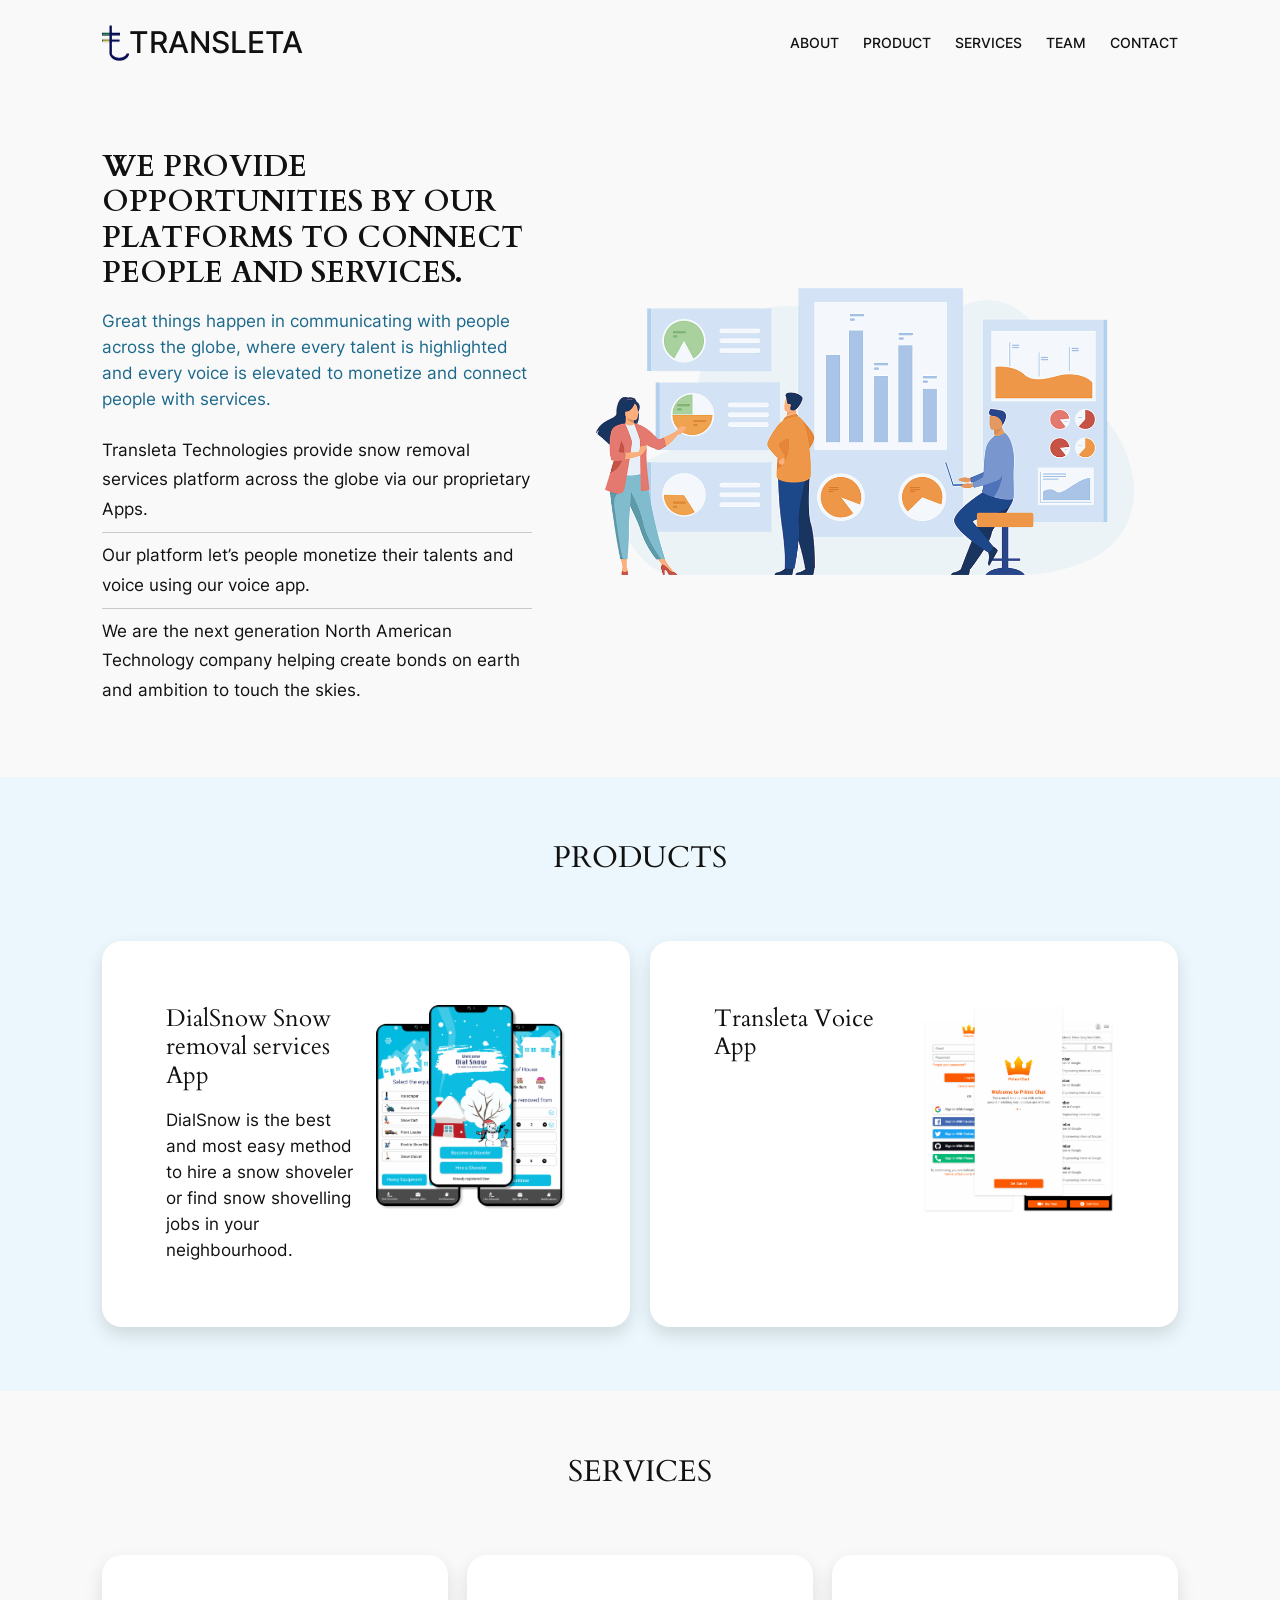
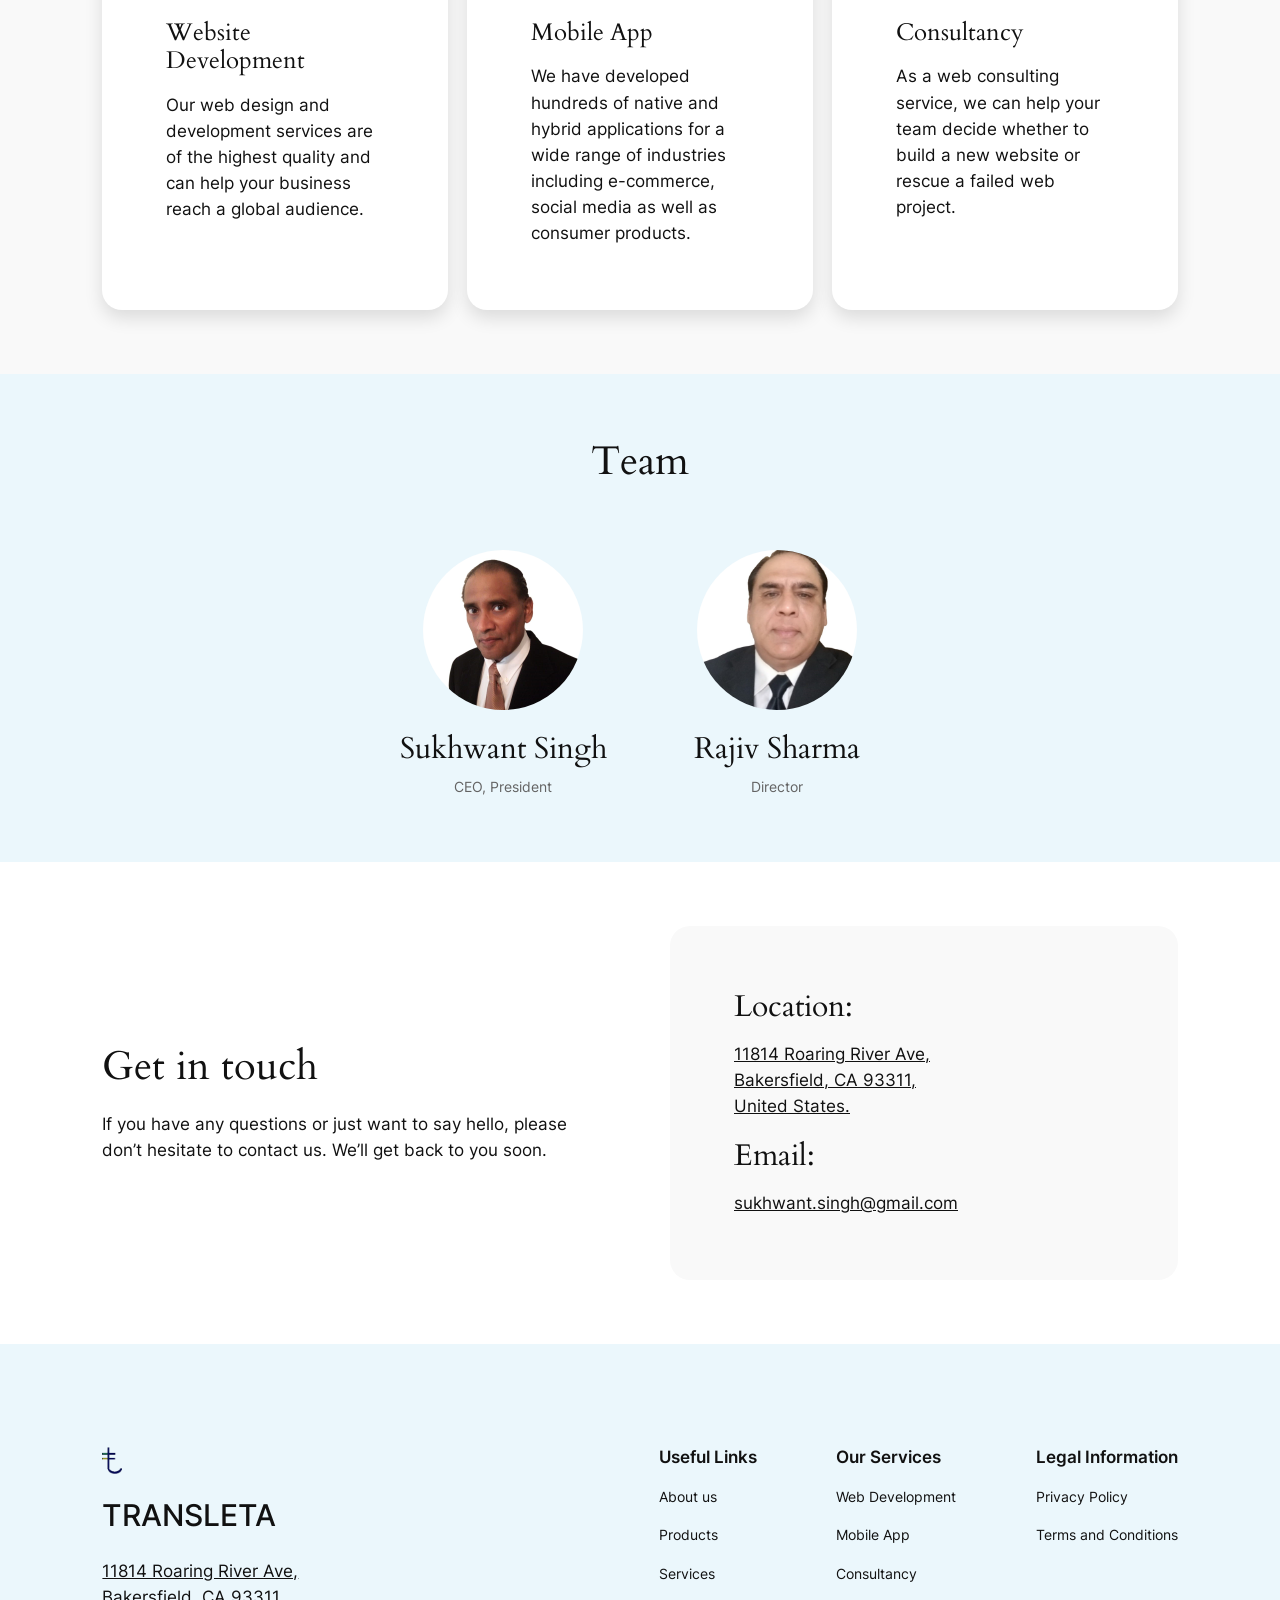
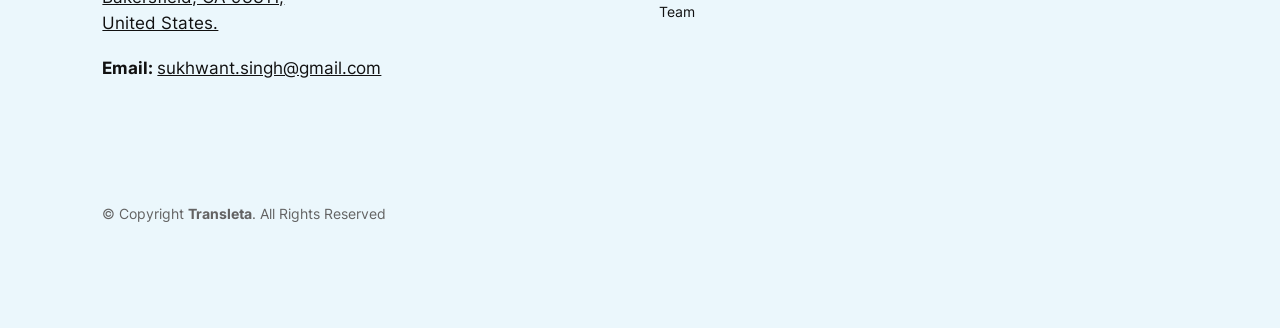
<file: index.html>
<!DOCTYPE html>
<html lang="en-US">
<head>
	<meta charset="UTF-8">
	<meta name="viewport" content="width=device-width, initial-scale=1">
<meta name="robots" content="noindex, nofollow">
<title>transleta</title>
<link rel="alternate" type="application/rss+xml" title="transleta &raquo; Feed" href="./feed/index.html">
<link rel="alternate" type="application/rss+xml" title="transleta &raquo; Comments Feed" href="./comments/feed/index.html">
<script>
window._wpemojiSettings = {"baseUrl":"https:\/\/s.w.org\/images\/core\/emoji\/14.0.0\/72x72\/","ext":".png","svgUrl":"https:\/\/s.w.org\/images\/core\/emoji\/14.0.0\/svg\/","svgExt":".svg","source":{"concatemoji":".\/\/wp-includes\/js\/wp-emoji-release.min.js?ver=6.4.2"}};
/*! This file is auto-generated */
!function(i,n){var o,s,e;function c(e){try{var t={supportTests:e,timestamp:(new Date).valueOf()};sessionStorage.setItem(o,JSON.stringify(t))}catch(e){}}function p(e,t,n){e.clearRect(0,0,e.canvas.width,e.canvas.height),e.fillText(t,0,0);var t=new Uint32Array(e.getImageData(0,0,e.canvas.width,e.canvas.height).data),r=(e.clearRect(0,0,e.canvas.width,e.canvas.height),e.fillText(n,0,0),new Uint32Array(e.getImageData(0,0,e.canvas.width,e.canvas.height).data));return t.every(function(e,t){return e===r[t]})}function u(e,t,n){switch(t){case"flag":return n(e,"🏳️‍⚧️","🏳️​⚧️")?!1:!n(e,"🇺🇳","🇺​🇳")&&!n(e,"🏴󠁧󠁢󠁥󠁮󠁧󠁿","🏴​󠁧​󠁢​󠁥​󠁮​󠁧​󠁿");case"emoji":return!n(e,"🫱🏻‍🫲🏿","🫱🏻​🫲🏿")}return!1}function f(e,t,n){var r="undefined"!=typeof WorkerGlobalScope&&self instanceof WorkerGlobalScope?new OffscreenCanvas(300,150):i.createElement("canvas"),a=r.getContext("2d",{willReadFrequently:!0}),o=(a.textBaseline="top",a.font="600 32px Arial",{});return e.forEach(function(e){o[e]=t(a,e,n)}),o}function t(e){var t=i.createElement("script");t.src=e,t.defer=!0,i.head.appendChild(t)}"undefined"!=typeof Promise&&(o="wpEmojiSettingsSupports",s=["flag","emoji"],n.supports={everything:!0,everythingExceptFlag:!0},e=new Promise(function(e){i.addEventListener("DOMContentLoaded",e,{once:!0})}),new Promise(function(t){var n=function(){try{var e=JSON.parse(sessionStorage.getItem(o));if("object"==typeof e&&"number"==typeof e.timestamp&&(new Date).valueOf()<e.timestamp+604800&&"object"==typeof e.supportTests)return e.supportTests}catch(e){}return null}();if(!n){if("undefined"!=typeof Worker&&"undefined"!=typeof OffscreenCanvas&&"undefined"!=typeof URL&&URL.createObjectURL&&"undefined"!=typeof Blob)try{var e="postMessage("+f.toString()+"("+[JSON.stringify(s),u.toString(),p.toString()].join(",")+"));",r=new Blob([e],{type:"text/javascript"}),a=new Worker(URL.createObjectURL(r),{name:"wpTestEmojiSupports"});return void(a.onmessage=function(e){c(n=e.data),a.terminate(),t(n)})}catch(e){}c(n=f(s,u,p))}t(n)}).then(function(e){for(var t in e)n.supports[t]=e[t],n.supports.everything=n.supports.everything&&n.supports[t],"flag"!==t&&(n.supports.everythingExceptFlag=n.supports.everythingExceptFlag&&n.supports[t]);n.supports.everythingExceptFlag=n.supports.everythingExceptFlag&&!n.supports.flag,n.DOMReady=!1,n.readyCallback=function(){n.DOMReady=!0}}).then(function(){return e}).then(function(){var e;n.supports.everything||(n.readyCallback(),(e=n.source||{}).concatemoji?t(e.concatemoji):e.wpemoji&&e.twemoji&&(t(e.twemoji),t(e.wpemoji)))}))}((window,document),window._wpemojiSettings);
</script>
<style id="wp-block-site-logo-inline-css">.wp-block-site-logo{box-sizing:border-box;line-height:0}.wp-block-site-logo a{display:inline-block;line-height:0}.wp-block-site-logo.is-default-size img{height:auto;width:120px}.wp-block-site-logo img{height:auto;max-width:100%}.wp-block-site-logo a,.wp-block-site-logo img{border-radius:inherit}.wp-block-site-logo.aligncenter{margin-left:auto;margin-right:auto;text-align:center}.wp-block-site-logo.is-style-rounded{border-radius:9999px}</style>
<style id="wp-block-site-title-inline-css">.wp-block-site-title a{color:inherit}
.wp-block-site-title{font-family: var(--wp--preset--font-family--body);font-size: clamp(0.875rem, 0.875rem + ((1vw - 0.2rem) * 0.542), 1.2rem);font-style: normal;font-weight: 600;}
.wp-block-site-title a:where(:not(.wp-element-button)){text-decoration: none;}
.wp-block-site-title a:where(:not(.wp-element-button)):hover{text-decoration: none;}</style>
<style id="wp-block-group-inline-css">.wp-block-group{box-sizing:border-box}</style>
<style id="wp-block-navigation-link-inline-css">.wp-block-navigation .wp-block-navigation-item__label{overflow-wrap:break-word}.wp-block-navigation .wp-block-navigation-item__description{display:none}

				.is-style-arrow-link .wp-block-navigation-item__label:after {
					content: "\2197";
					padding-inline-start: 0.25rem;
					vertical-align: middle;
					text-decoration: none;
					display: inline-block;
				}</style>
<link rel="stylesheet" id="wp-block-navigation-css" href="./wp-includes/blocks/navigation/style.min.css?ver=6.4.2" media="all">
<style id="wp-block-navigation-inline-css">.wp-block-navigation{font-weight: 500;}
.wp-block-navigation a:where(:not(.wp-element-button)){color: inherit;text-decoration: none;}
.wp-block-navigation a:where(:not(.wp-element-button)):hover{text-decoration: underline;}</style>
<style id="tw-block-navigation-inline-css">@media (min-width:600px) and (max-width:767px){.wp-block-navigation__responsive-container-open:not(.always-shown){display:flex}.wp-block-navigation__responsive-container:not(.hidden-by-default):not(.is-menu-open){display:none}}.wp-block-navigation:where(.tw-break-tablet,.tw-break-tablet-lg) .wp-block-navigation__responsive-container:not(.is-menu-open){display:none}.wp-block-navigation:where(.tw-break-tablet,.tw-break-tablet-lg) .wp-block-navigation__responsive-container-open{display:flex}@media (min-width:1024px){.tw-break-tablet .wp-block-navigation__responsive-container:not(.is-menu-open){display:flex}.tw-break-tablet .wp-block-navigation__responsive-container-open{display:none}}@media (min-width:1200px){.tw-break-tablet-lg .wp-block-navigation__responsive-container:not(.is-menu-open){display:flex}.tw-break-tablet-lg .wp-block-navigation__responsive-container-open{display:none}}.wp-block-navigation:not(.is-vertical):not(.is-responsive) :is(.wp-block-page-list,.wp-block-navigation__container, .wp-block-navigation__responsive-container-content){row-gap:12px}.tw-icon-medium button:where(.wp-block-navigation__responsive-container-close,.wp-block-navigation__responsive-container-open) svg{width:32px;height:32px}.wp-block-navigation.tw-icon-medium button:is(.wp-block-navigation__responsive-container-open,.wp-block-navigation__responsive-container-close){font-size:1.25rem}.tw-icon-large button:where(.wp-block-navigation__responsive-container-close,.wp-block-navigation__responsive-container-open) svg{width:40px;height:40px}.wp-block-navigation.tw-icon-large button:is(.wp-block-navigation__responsive-container-open,.wp-block-navigation__responsive-container-close){font-size:1.5rem}.wp-block-navigation:is(.tw-nav-active-none,.tw-nav-active-opacity-down,.tw-nav-active-opacity-up,.tw-nav-active-primary-color) .current-menu-item > a:not(:hover),.wp-block-navigation:is(.tw-nav-hover-none,.tw-nav-hover-opacity-up,.tw-nav-hover-opacity-down,.tw-nav-hover-primary-color) li a:hover,.wp-block-navigation[class*="tw-nav-hover-"] .wp-block-navigation-item a:is(:focus,:active){text-decoration:none}.wp-block-navigation.tw-nav-active-opacity-up .current-menu-item > a,.wp-block-navigation.tw-nav-hover-opacity-up li a:hover,.wp-block-navigation:where(.tw-nav-hover-opacity-down,.tw-nav-hover-opacity-up) .wp-block-social-links:not(.is-style-logos-only) a{opacity:1}.wp-block-navigation.tw-nav-active-opacity-down .current-menu-item > a,.wp-block-navigation.tw-nav-hover-opacity-down li a:hover,.wp-block-navigation:is(.tw-nav-hover-opacity-up,.tw-nav-active-opacity-up) li a{opacity:0.7}.wp-block-navigation:is(.tw-nav-hover-opacity-up,.tw-nav-hover-opacity-down) .wp-block-navigation-item__description{opacity:1}.wp-block-navigation.tw-nav-active-primary-color li.current-menu-item > a,.wp-block-navigation.tw-nav-hover-primary-color li a:hover{color:var(--wp--preset--color--accent,var(--wp--preset--color--primary))}.wp-block-navigation.tw-nav-active-underline li.current-menu-item > a,.wp-block-navigation.tw-nav-hover-underline li a:hover{text-decoration-line:underline;text-decoration-style:solid;text-underline-offset:auto}.wp-block-navigation.tw-nav-active-border li.current-menu-item > a,.wp-block-navigation.tw-nav-hover-border li a:hover{text-decoration-line:underline;text-decoration-style:solid;text-underline-offset:min(0.5em,16px);text-decoration-thickness:1px}.wp-block-navigation.tw-nav-active-thick-border li.current-menu-item > a,.wp-block-navigation.tw-nav-hover-thick-border li a:hover{text-decoration-line:underline;text-decoration-style:solid;text-underline-offset:min(0.5em,16px);text-decoration-thickness:2px}.wp-block-navigation.tw-nav-hover-box :where(.is-menu-open,.wp-block-navigation__submenu-container) li a{position:relative}.wp-block-navigation.tw-nav-active-box .current-menu-item > a::before,.wp-block-navigation.tw-nav-hover-box li > a:hover::before{content:"";display:block;position:absolute;inset:0;background-color:currentcolor;opacity:0.1;border-radius:8px}:is(.tw-nav-hover-box,.tw-nav-active-box) .wp-block-navigation__container > li > a::before{margin:-4px -10px}.wp-block-navigation.tw-nav-active-box li.current-menu-item > a,.wp-block-navigation.tw-nav-hover-box li a:hover{text-decoration:none}</style>
<style id="wp-block-heading-inline-css">h1.has-background,h2.has-background,h3.has-background,h4.has-background,h5.has-background,h6.has-background{padding:1.25em 2.375em}h1.has-text-align-left[style*=writing-mode]:where([style*=vertical-lr]),h1.has-text-align-right[style*=writing-mode]:where([style*=vertical-rl]),h2.has-text-align-left[style*=writing-mode]:where([style*=vertical-lr]),h2.has-text-align-right[style*=writing-mode]:where([style*=vertical-rl]),h3.has-text-align-left[style*=writing-mode]:where([style*=vertical-lr]),h3.has-text-align-right[style*=writing-mode]:where([style*=vertical-rl]),h4.has-text-align-left[style*=writing-mode]:where([style*=vertical-lr]),h4.has-text-align-right[style*=writing-mode]:where([style*=vertical-rl]),h5.has-text-align-left[style*=writing-mode]:where([style*=vertical-lr]),h5.has-text-align-right[style*=writing-mode]:where([style*=vertical-rl]),h6.has-text-align-left[style*=writing-mode]:where([style*=vertical-lr]),h6.has-text-align-right[style*=writing-mode]:where([style*=vertical-rl]){rotate:180deg}

				.is-style-asterisk:before {
					content: '';
					width: 1.5rem;
					height: 3rem;
					background: var(--wp--preset--color--contrast-2, currentColor);
					clip-path: path('M11.93.684v8.039l5.633-5.633 1.216 1.23-5.66 5.66h8.04v1.737H13.2l5.701 5.701-1.23 1.23-5.742-5.742V21h-1.737v-8.094l-5.77 5.77-1.23-1.217 5.743-5.742H.842V9.98h8.162l-5.701-5.7 1.23-1.231 5.66 5.66V.684h1.737Z');
					display: block;
				}

				/* Hide the asterisk if the heading has no content, to avoid using empty headings to display the asterisk only, which is an A11Y issue */
				.is-style-asterisk:empty:before {
					content: none;
				}

				.is-style-asterisk:-moz-only-whitespace:before {
					content: none;
				}

				.is-style-asterisk.has-text-align-center:before {
					margin: 0 auto;
				}

				.is-style-asterisk.has-text-align-right:before {
					margin-left: auto;
				}

				.rtl .is-style-asterisk.has-text-align-left:before {
					margin-right: auto;
				}</style>
<style id="wp-block-paragraph-inline-css">.is-small-text{font-size:.875em}.is-regular-text{font-size:1em}.is-large-text{font-size:2.25em}.is-larger-text{font-size:3em}.has-drop-cap:not(:focus):first-letter{float:left;font-size:8.4em;font-style:normal;font-weight:100;line-height:.68;margin:.05em .1em 0 0;text-transform:uppercase}body.rtl .has-drop-cap:not(:focus):first-letter{float:none;margin-left:.1em}p.has-drop-cap.has-background{overflow:hidden}p.has-background{padding:1.25em 2.375em}:where(p.has-text-color:not(.has-link-color)) a{color:inherit}p.has-text-align-left[style*="writing-mode:vertical-lr"],p.has-text-align-right[style*="writing-mode:vertical-rl"]{rotate:180deg}</style>
<style id="wp-block-list-inline-css">ol,ul{box-sizing:border-box}ol.has-background,ul.has-background{padding:1.25em 2.375em}

				ul.is-style-checkmark-list {
					list-style-type: "\2713";
				}

				ul.is-style-checkmark-list li {
					padding-inline-start: 1ch;
				}
ol,ul{padding-left: var(--wp--preset--spacing--10);}</style>
<style id="tw-block-list-inline-css">ul[class*="is-style-tw"]{list-style:none!important;padding-inline:0!important}ul:where(.is-style-tw-dash,.is-style-tw-checkmark,.is-style-tw-arrow) ul{list-style:none;padding-inline-start:0}ul.is-style-tw-no-bullet ul{list-style:none}ul.is-style-tw-dash li{position:relative;padding-inline-start:1.125em;margin-inline-start:0}ul.is-style-tw-dash li::before{content:"\2013";position:absolute;inset-inline-start:0}ul:where(.is-style-tw-checkmark,.is-style-tw-arrow) li{position:relative;padding-inline-start:1.5em;margin-inline-start:0}ul.is-style-tw-checkmark li::before{content:"\2518";position:absolute;inset-inline-start:0;transform:rotate(45deg);font-size:1em;top:0.2em;font-family:Arial,sans-serif}ul.is-style-tw-arrow li::before{content:"\2192";position:absolute;inset-inline-start:0}ul.is-style-tw-no-bullet li{margin-inline-start:0}ul.is-style-tw-inline li{display:inline-block;margin-inline-end:1em;margin-inline-start:0}ul.is-style-tw-inline.has-text-align-center li{margin-inline:0.5em}ul.is-style-tw-border,ul.is-style-tw-border-inner,ul.is-style-tw-table{border-color:var(--tw-block-border-color)}ol.is-style-tw-border,ol.is-style-tw-border-inner,ol.is-style-tw-table{list-style-position:inside;list-style-type:decimal;border-color:var(--tw-block-border-color);padding-inline-start:0}.is-style-tw-border > li:first-child{border-top:1px solid;border-color:inherit}.is-style-tw-border > li,.is-style-tw-border-inner > li{border-bottom:1px solid;border-color:inherit;margin:0;padding-block:8px}.is-style-tw-border-inner > li:last-child{border-bottom:0}ol.is-style-tw-table,ul.is-style-tw-table{border-style:solid;border-width:1px;border-bottom:0}.is-style-tw-table > li{border-bottom:1px solid var(--tw-block-border-color);margin:0;padding:0.75em}.tw-list-spacing-medium li,.tw-list-spacing-medium.is-style-tw-inline li:first-child{margin-top:8px}.tw-list-spacing-loose li,.tw-list-spacing-loose.is-style-tw-inline li:first-child{margin-top:16px}.tw-list-spacing-loose > li:first-child,.tw-list-spacing-medium > li:first-child{margin-top:0}.tw-list-spacing-medium:is(.is-style-tw-border,.is-style-tw-border-inner) li{margin-top:0;padding-block:14px}.is-style-tw-table.tw-list-spacing-medium li{margin-top:0;padding:14px}.tw-list-spacing-loose:is(.is-style-tw-border,.is-style-tw-border-inner) li{margin-top:0;padding-block:20px}.is-style-tw-table.tw-list-spacing-loose li{margin-top:0;padding:20px}</style>
<link rel="stylesheet" id="wp-block-image-css" href="./wp-includes/blocks/image/style.min.css?ver=6.4.2" media="all">
<style id="wp-block-image-inline-css">.is-style-rounded.is-style-rounded.wp-block-image img,.is-style-rounded.is-style-rounded.wp-block-image  .wp-block-image__crop-area,.is-style-rounded.is-style-rounded.wp-block-image  .components-placeholder{border-radius: var(--wp--preset--spacing--20);}</style>
<style id="tw-block-image-inline-css">.wp-block-image.is-style-tw-rounded-corners img{border-radius:var(--tw-block-rounded)}.wp-block-image.is-style-tw-border img{border:1px solid var(--tw-block-border-color)}.wp-block-image.is-style-tw-shadow img{box-shadow:var(--tw-block-shadow)}.wp-block-image.is-style-tw-hard-shadow img{box-shadow:var(--tw-block-hard-shadow)}.is-style-tw-frame .aligncenter > figcaption,.wp-block-image.is-style-tw-frame.is-resized > figcaption{display:block}.wp-block-image.tw-caption-large figcaption{font-size:inherit}.wp-block-image.aligncenter{margin-inline:auto}.wp-block-image[style*="--shape"] img{-webkit-clip-path:var(--shape);clip-path:var(--shape)}</style>
<style id="wp-block-columns-inline-css">.wp-block-columns{align-items:normal!important;box-sizing:border-box;display:flex;flex-wrap:wrap!important}.wp-block-columns.are-vertically-aligned-top{align-items:flex-start}.wp-block-columns.are-vertically-aligned-center{align-items:center}.wp-block-columns.are-vertically-aligned-bottom{align-items:flex-end}@media (min-width:768px){.wp-block-columns{flex-wrap:nowrap!important}.wp-block-columns:not(.is-not-stacked-on-mobile) > .wp-block-column{flex-basis:0;flex-grow:1}.wp-block-columns:not(.is-not-stacked-on-mobile) > .wp-block-column[style*="flex-basis"]{flex-grow:0}}.wp-block-columns.is-not-stacked-on-mobile{flex-wrap:nowrap!important}.wp-block-columns.is-not-stacked-on-mobile > .wp-block-column{flex-basis:0;flex-grow:1}.wp-block-columns.is-not-stacked-on-mobile > .wp-block-column[style*="flex-basis"]{flex-grow:0}@media (max-width:767px){.wp-block-columns:not(.is-not-stacked-on-mobile) > .wp-block-column{flex-basis:100%!important}}:where(.wp-block-columns.has-background){padding:1.25em 2.375em}.wp-block-column{flex-grow:1;min-width:0;word-break:break-word;overflow-wrap:break-word}.wp-block-column.is-vertically-aligned-top{align-self:flex-start;width:100%}.wp-block-column.is-vertically-aligned-center{align-self:center;width:100%}.wp-block-column.is-vertically-aligned-bottom{align-self:flex-end;width:100%}@media (min-width:768px) and (max-width:1023px){.wp-block-columns.tw-cols-stack-md-2:not(.tw-justify-center){display:grid;grid-template-columns:repeat(2,minmax(0,1fr))}.wp-block-columns.tw-cols-stack-md-2.tw-justify-center{flex-wrap:wrap!important}.wp-block-columns.tw-cols-stack-md-2.tw-justify-center > .wp-block-column{flex-basis:calc(50% - 16px);flex-grow:0}}@media (max-width:1023px){.wp-block-columns.tw-cols-stack-md{flex-wrap:wrap!important}.wp-block-columns.tw-cols-stack-md > .wp-block-column{flex-basis:100%!important}body .wp-block-columns.tw-large-gap{column-gap:32px}}</style>
<style id="tw-block-columns-inline-css">.is-style-tw-col-shadow,.wp-block-column.is-style-tw-shadow{box-shadow:var(--tw-block-shadow)}.is-style-tw-col-hard-shadow,.wp-block-column.is-style-tw-hard-shadow{box-shadow:var(--tw-block-hard-shadow)}:where(.is-style-tw-col-shadow,.is-style-tw-col-hard-shadow){background-color:#fff;color:#000}.is-style-tw-col-border-top{border-style:none;border-top:1px solid;padding-top:24px}.tw-stretched-blocks > .wp-block-column,.wp-block-column.tw-stack{display:flex;flex-direction:column}.tw-stretched-blocks > .wp-block-column > :is(.wp-block-image,.wp-block-post-featured-image,.wp-block-group:only-child,.wp-block-cover,.wp-block-columns,.wp-block-gallery){flex-grow:1}.tw-stretched-blocks > .wp-block-column > :is(.wp-block-image,.wp-block-post-featured-image) img{min-height:100%;object-fit:cover}.tw-stretched-blocks > .wp-block-column > :is(.wp-block-image,.wp-block-post-featured-image) a{height:100%}.wp-block-columns[style*="radius"]{overflow:hidden}</style>
<style id="wp-emoji-styles-inline-css">img.wp-smiley, img.emoji {
		display: inline !important;
		border: none !important;
		box-shadow: none !important;
		height: 1em !important;
		width: 1em !important;
		margin: 0 0.07em !important;
		vertical-align: -0.1em !important;
		background: none !important;
		padding: 0 !important;
	}</style>
<style id="wp-block-library-inline-css">:root{--wp-admin-theme-color:#007cba;--wp-admin-theme-color--rgb:0,124,186;--wp-admin-theme-color-darker-10:#006ba1;--wp-admin-theme-color-darker-10--rgb:0,107,161;--wp-admin-theme-color-darker-20:#005a87;--wp-admin-theme-color-darker-20--rgb:0,90,135;--wp-admin-border-width-focus:2px;--wp-block-synced-color:#7a00df;--wp-block-synced-color--rgb:122,0,223}@media (min-resolution:192dpi){:root{--wp-admin-border-width-focus:1.5px}}.wp-element-button{cursor:pointer}:root{--wp--preset--font-size--normal:16px;--wp--preset--font-size--huge:42px}:root .has-very-light-gray-background-color{background-color:#eee}:root .has-very-dark-gray-background-color{background-color:#313131}:root .has-very-light-gray-color{color:#eee}:root .has-very-dark-gray-color{color:#313131}:root .has-vivid-green-cyan-to-vivid-cyan-blue-gradient-background{background:linear-gradient(135deg,#00d084,#0693e3)}:root .has-purple-crush-gradient-background{background:linear-gradient(135deg,#34e2e4,#4721fb 50%,#ab1dfe)}:root .has-hazy-dawn-gradient-background{background:linear-gradient(135deg,#faaca8,#dad0ec)}:root .has-subdued-olive-gradient-background{background:linear-gradient(135deg,#fafae1,#67a671)}:root .has-atomic-cream-gradient-background{background:linear-gradient(135deg,#fdd79a,#004a59)}:root .has-nightshade-gradient-background{background:linear-gradient(135deg,#330968,#31cdcf)}:root .has-midnight-gradient-background{background:linear-gradient(135deg,#020381,#2874fc)}.has-regular-font-size{font-size:1em}.has-larger-font-size{font-size:2.625em}.has-normal-font-size{font-size:var(--wp--preset--font-size--normal)}.has-huge-font-size{font-size:var(--wp--preset--font-size--huge)}.has-text-align-center{text-align:center}.has-text-align-left{text-align:left}.has-text-align-right{text-align:right}#end-resizable-editor-section{display:none}.aligncenter{clear:both}.items-justified-left{justify-content:flex-start}.items-justified-center{justify-content:center}.items-justified-right{justify-content:flex-end}.items-justified-space-between{justify-content:space-between}.screen-reader-text{clip:rect(1px,1px,1px,1px);word-wrap:normal!important;border:0;-webkit-clip-path:inset(50%);clip-path:inset(50%);height:1px;margin:-1px;overflow:hidden;padding:0;position:absolute;width:1px}.screen-reader-text:focus{clip:auto!important;background-color:#ddd;-webkit-clip-path:none;clip-path:none;color:#444;display:block;font-size:1em;height:auto;left:5px;line-height:normal;padding:15px 23px 14px;text-decoration:none;top:5px;width:auto;z-index:100000}html :where(.has-border-color){border-style:solid}html :where([style*=border-top-color]){border-top-style:solid}html :where([style*=border-right-color]){border-right-style:solid}html :where([style*=border-bottom-color]){border-bottom-style:solid}html :where([style*=border-left-color]){border-left-style:solid}html :where([style*=border-width]){border-style:solid}html :where([style*=border-top-width]){border-top-style:solid}html :where([style*=border-right-width]){border-right-style:solid}html :where([style*=border-bottom-width]){border-bottom-style:solid}html :where([style*=border-left-width]){border-left-style:solid}html :where(img[class*=wp-image-]){height:auto;max-width:100%}:where(figure){margin:0 0 1em}html :where(.is-position-sticky){--wp-admin--admin-bar--position-offset:var(--wp-admin--admin-bar--height,0px)}@media screen and (max-width:600px){html :where(.is-position-sticky){--wp-admin--admin-bar--position-offset:0px}}</style>
<link rel="stylesheet" id="twentig-blocks-css" href="./wp-content/plugins/twentig/dist/blocks/common.css?ver=eaa87ee0767677a5a728" media="all">
<style id="global-styles-inline-css">body{--wp--preset--color--black: #000000;--wp--preset--color--cyan-bluish-gray: #abb8c3;--wp--preset--color--white: #ffffff;--wp--preset--color--pale-pink: #f78da7;--wp--preset--color--vivid-red: #cf2e2e;--wp--preset--color--luminous-vivid-orange: #ff6900;--wp--preset--color--luminous-vivid-amber: #fcb900;--wp--preset--color--light-green-cyan: #7bdcb5;--wp--preset--color--vivid-green-cyan: #00d084;--wp--preset--color--pale-cyan-blue: #8ed1fc;--wp--preset--color--vivid-cyan-blue: #0693e3;--wp--preset--color--vivid-purple: #9b51e0;--wp--preset--color--base: #f9f9f9;--wp--preset--color--base-2: #ffffff;--wp--preset--color--contrast: #111111;--wp--preset--color--contrast-2: #636363;--wp--preset--color--contrast-3: #A4A4A4;--wp--preset--color--accent: #49b5e7;--wp--preset--color--accent-2: #ebf7fc;--wp--preset--color--accent-3: #1c698c;--wp--preset--color--accent-4: #b1c5a4;--wp--preset--color--accent-5: #b5bdbc;--wp--preset--gradient--vivid-cyan-blue-to-vivid-purple: linear-gradient(135deg,rgba(6,147,227,1) 0%,rgb(155,81,224) 100%);--wp--preset--gradient--light-green-cyan-to-vivid-green-cyan: linear-gradient(135deg,rgb(122,220,180) 0%,rgb(0,208,130) 100%);--wp--preset--gradient--luminous-vivid-amber-to-luminous-vivid-orange: linear-gradient(135deg,rgba(252,185,0,1) 0%,rgba(255,105,0,1) 100%);--wp--preset--gradient--luminous-vivid-orange-to-vivid-red: linear-gradient(135deg,rgba(255,105,0,1) 0%,rgb(207,46,46) 100%);--wp--preset--gradient--very-light-gray-to-cyan-bluish-gray: linear-gradient(135deg,rgb(238,238,238) 0%,rgb(169,184,195) 100%);--wp--preset--gradient--cool-to-warm-spectrum: linear-gradient(135deg,rgb(74,234,220) 0%,rgb(151,120,209) 20%,rgb(207,42,186) 40%,rgb(238,44,130) 60%,rgb(251,105,98) 80%,rgb(254,248,76) 100%);--wp--preset--gradient--blush-light-purple: linear-gradient(135deg,rgb(255,206,236) 0%,rgb(152,150,240) 100%);--wp--preset--gradient--blush-bordeaux: linear-gradient(135deg,rgb(254,205,165) 0%,rgb(254,45,45) 50%,rgb(107,0,62) 100%);--wp--preset--gradient--luminous-dusk: linear-gradient(135deg,rgb(255,203,112) 0%,rgb(199,81,192) 50%,rgb(65,88,208) 100%);--wp--preset--gradient--pale-ocean: linear-gradient(135deg,rgb(255,245,203) 0%,rgb(182,227,212) 50%,rgb(51,167,181) 100%);--wp--preset--gradient--electric-grass: linear-gradient(135deg,rgb(202,248,128) 0%,rgb(113,206,126) 100%);--wp--preset--gradient--midnight: linear-gradient(135deg,rgb(2,3,129) 0%,rgb(40,116,252) 100%);--wp--preset--gradient--gradient-1: linear-gradient(to bottom, #cfcabe 0%, #F9F9F9 100%);--wp--preset--gradient--gradient-2: linear-gradient(to bottom, #C2A990 0%, #F9F9F9 100%);--wp--preset--gradient--gradient-3: linear-gradient(to bottom, #D8613C 0%, #F9F9F9 100%);--wp--preset--gradient--gradient-4: linear-gradient(to bottom, #B1C5A4 0%, #F9F9F9 100%);--wp--preset--gradient--gradient-5: linear-gradient(to bottom, #B5BDBC 0%, #F9F9F9 100%);--wp--preset--gradient--gradient-6: linear-gradient(to bottom, #A4A4A4 0%, #F9F9F9 100%);--wp--preset--gradient--gradient-7: linear-gradient(to bottom, #cfcabe 50%, #F9F9F9 50%);--wp--preset--gradient--gradient-8: linear-gradient(to bottom, #C2A990 50%, #F9F9F9 50%);--wp--preset--gradient--gradient-9: linear-gradient(to bottom, #D8613C 50%, #F9F9F9 50%);--wp--preset--gradient--gradient-10: linear-gradient(to bottom, #B1C5A4 50%, #F9F9F9 50%);--wp--preset--gradient--gradient-11: linear-gradient(to bottom, #B5BDBC 50%, #F9F9F9 50%);--wp--preset--gradient--gradient-12: linear-gradient(to bottom, #A4A4A4 50%, #F9F9F9 50%);--wp--preset--font-size--small: 0.9rem;--wp--preset--font-size--medium: 1.05rem;--wp--preset--font-size--large: clamp(1.39rem, 1.39rem + ((1vw - 0.2rem) * 0.767), 1.85rem);--wp--preset--font-size--x-large: clamp(1.85rem, 1.85rem + ((1vw - 0.2rem) * 1.083), 2.5rem);--wp--preset--font-size--xx-large: clamp(2.5rem, 2.5rem + ((1vw - 0.2rem) * 1.283), 3.27rem);--wp--preset--font-family--body: "Inter", sans-serif;--wp--preset--font-family--heading: Cardo;--wp--preset--font-family--system-sans-serif: -apple-system, BlinkMacSystemFont, avenir next, avenir, segoe ui, helvetica neue, helvetica, Cantarell, Ubuntu, roboto, noto, arial, sans-serif;--wp--preset--font-family--system-serif: Iowan Old Style, Apple Garamond, Baskerville, Times New Roman, Droid Serif, Times, Source Serif Pro, serif, Apple Color Emoji, Segoe UI Emoji, Segoe UI Symbol;--wp--preset--spacing--10: 1rem;--wp--preset--spacing--20: min(1.5rem, 2vw);--wp--preset--spacing--30: min(2.5rem, 3vw);--wp--preset--spacing--40: min(4rem, 5vw);--wp--preset--spacing--50: min(6.5rem, 8vw);--wp--preset--spacing--60: min(10.5rem, 13vw);--wp--preset--shadow--natural: 6px 6px 9px rgba(0, 0, 0, 0.2);--wp--preset--shadow--deep: 12px 12px 50px rgba(0, 0, 0, 0.4);--wp--preset--shadow--sharp: 6px 6px 0px rgba(0, 0, 0, 0.2);--wp--preset--shadow--outlined: 6px 6px 0px -3px rgba(255, 255, 255, 1), 6px 6px rgba(0, 0, 0, 1);--wp--preset--shadow--crisp: 6px 6px 0px rgba(0, 0, 0, 1);}body { margin: 0;--wp--style--global--content-size: 620px;--wp--style--global--wide-size: 1280px; }.wp-site-blocks { padding-top: var(--wp--style--root--padding-top); padding-bottom: var(--wp--style--root--padding-bottom); }.has-global-padding { padding-right: var(--wp--style--root--padding-right); padding-left: var(--wp--style--root--padding-left); }.has-global-padding :where(.has-global-padding:not(.wp-block-block)) { padding-right: 0; padding-left: 0; }.has-global-padding > .alignfull { margin-right: calc(var(--wp--style--root--padding-right) * -1); margin-left: calc(var(--wp--style--root--padding-left) * -1); }.has-global-padding :where(.has-global-padding:not(.wp-block-block)) > .alignfull { margin-right: 0; margin-left: 0; }.has-global-padding > .alignfull:where(:not(.has-global-padding):not(.is-layout-flex):not(.is-layout-grid)) > :where([class*="wp-block-"]:not(.alignfull):not([class*="__"]),p,h1,h2,h3,h4,h5,h6,ul,ol) { padding-right: var(--wp--style--root--padding-right); padding-left: var(--wp--style--root--padding-left); }.has-global-padding :where(.has-global-padding) > .alignfull:where(:not(.has-global-padding)) > :where([class*="wp-block-"]:not(.alignfull):not([class*="__"]),p,h1,h2,h3,h4,h5,h6,ul,ol) { padding-right: 0; padding-left: 0; }.wp-site-blocks > .alignleft { float: left; margin-right: 2em; }.wp-site-blocks > .alignright { float: right; margin-left: 2em; }.wp-site-blocks > .aligncenter { justify-content: center; margin-left: auto; margin-right: auto; }:where(.wp-site-blocks) > * { margin-block-start: 1.2rem; margin-block-end: 0; }:where(.wp-site-blocks) > :first-child:first-child { margin-block-start: 0; }:where(.wp-site-blocks) > :last-child:last-child { margin-block-end: 0; }body { --wp--style--block-gap: 1.2rem; }:where(body .is-layout-flow)  > :first-child:first-child{margin-block-start: 0;}:where(body .is-layout-flow)  > :last-child:last-child{margin-block-end: 0;}:where(body .is-layout-flow)  > *{margin-block-start: 1.2rem;margin-block-end: 0;}:where(body .is-layout-constrained)  > :first-child:first-child{margin-block-start: 0;}:where(body .is-layout-constrained)  > :last-child:last-child{margin-block-end: 0;}:where(body .is-layout-constrained)  > *{margin-block-start: 1.2rem;margin-block-end: 0;}:where(body .is-layout-flex) {gap: 1.2rem;}:where(body .is-layout-grid) {gap: 1.2rem;}body .is-layout-flow > .alignleft{float: left;margin-inline-start: 0;margin-inline-end: 2em;}body .is-layout-flow > .alignright{float: right;margin-inline-start: 2em;margin-inline-end: 0;}body .is-layout-flow > .aligncenter{margin-left: auto !important;margin-right: auto !important;}body .is-layout-constrained > .alignleft{float: left;margin-inline-start: 0;margin-inline-end: 2em;}body .is-layout-constrained > .alignright{float: right;margin-inline-start: 2em;margin-inline-end: 0;}body .is-layout-constrained > .aligncenter{margin-left: auto !important;margin-right: auto !important;}body .is-layout-constrained > :where(:not(.alignleft):not(.alignright):not(.alignfull)){max-width: var(--wp--style--global--content-size);margin-left: auto !important;margin-right: auto !important;}body .is-layout-constrained > .alignwide{max-width: var(--wp--style--global--wide-size);}body .is-layout-flex{display: flex;}body .is-layout-flex{flex-wrap: wrap;align-items: center;}body .is-layout-flex > *{margin: 0;}body .is-layout-grid{display: grid;}body .is-layout-grid > *{margin: 0;}body{background-color: var(--wp--preset--color--base);color: var(--wp--preset--color--contrast);font-family: var(--wp--preset--font-family--body);font-size: var(--wp--preset--font-size--medium);font-style: normal;font-weight: 400;line-height: 1.55;--wp--style--root--padding-top: 0px;--wp--style--root--padding-right: var(--wp--preset--spacing--50);--wp--style--root--padding-bottom: 0px;--wp--style--root--padding-left: var(--wp--preset--spacing--50);}a:where(:not(.wp-element-button)){color: var(--wp--preset--color--contrast);text-decoration: underline;}a:where(:not(.wp-element-button)):hover{color: var(--wp--preset--color--accent);text-decoration: none;}h1, h2, h3, h4, h5, h6{color: var(--wp--preset--color--contrast);font-family: var(--wp--preset--font-family--heading);font-weight: 400;line-height: 1.2;}h1{font-size: var(--wp--preset--font-size--xx-large);line-height: 1.15;}h2{font-size: var(--wp--preset--font-size--x-large);}h3{font-size: var(--wp--preset--font-size--large);}h4{font-size: clamp(1.1rem, 1.1rem + ((1vw - 0.2rem) * 0.767), 1.5rem);}h5{font-size: var(--wp--preset--font-size--medium);}h6{font-size: var(--wp--preset--font-size--small);}.wp-element-button, .wp-block-button__link{background-color: var(--wp--preset--color--accent);border-radius: .33rem;border-color: var(--wp--preset--color--contrast);border-width: 0;color: var(--wp--preset--color--base);font-family: inherit;font-size: var(--wp--preset--font-size--small);font-style: normal;font-weight: 500;line-height: inherit;padding-top: 0.6rem;padding-right: 1rem;padding-bottom: 0.6rem;padding-left: 1rem;text-decoration: none;}.wp-element-button:hover, .wp-block-button__link:hover{background-color: var(--wp--preset--color--contrast-2);border-color: var(--wp--preset--color--contrast-2);color: var(--wp--preset--color--base);}.wp-element-button:focus, .wp-block-button__link:focus{background-color: var(--wp--preset--color--contrast-2);border-color: var(--wp--preset--color--contrast-2);color: var(--wp--preset--color--base);outline-color: var(--wp--preset--color--contrast);outline-offset: 2px;outline-style: dotted;outline-width: 1px;}.wp-element-button:active, .wp-block-button__link:active{background-color: var(--wp--preset--color--contrast);color: var(--wp--preset--color--base);}.wp-element-caption, .wp-block-audio figcaption, .wp-block-embed figcaption, .wp-block-gallery figcaption, .wp-block-image figcaption, .wp-block-table figcaption, .wp-block-video figcaption{color: var(--wp--preset--color--contrast-2);font-family: var(--wp--preset--font-family--body);font-size: 0.8rem;}.has-black-color{color: var(--wp--preset--color--black) !important;}.has-cyan-bluish-gray-color{color: var(--wp--preset--color--cyan-bluish-gray) !important;}.has-white-color{color: var(--wp--preset--color--white) !important;}.has-pale-pink-color{color: var(--wp--preset--color--pale-pink) !important;}.has-vivid-red-color{color: var(--wp--preset--color--vivid-red) !important;}.has-luminous-vivid-orange-color{color: var(--wp--preset--color--luminous-vivid-orange) !important;}.has-luminous-vivid-amber-color{color: var(--wp--preset--color--luminous-vivid-amber) !important;}.has-light-green-cyan-color{color: var(--wp--preset--color--light-green-cyan) !important;}.has-vivid-green-cyan-color{color: var(--wp--preset--color--vivid-green-cyan) !important;}.has-pale-cyan-blue-color{color: var(--wp--preset--color--pale-cyan-blue) !important;}.has-vivid-cyan-blue-color{color: var(--wp--preset--color--vivid-cyan-blue) !important;}.has-vivid-purple-color{color: var(--wp--preset--color--vivid-purple) !important;}.has-base-color{color: var(--wp--preset--color--base) !important;}.has-base-2-color{color: var(--wp--preset--color--base-2) !important;}.has-contrast-color{color: var(--wp--preset--color--contrast) !important;}.has-contrast-2-color{color: var(--wp--preset--color--contrast-2) !important;}.has-contrast-3-color{color: var(--wp--preset--color--contrast-3) !important;}.has-accent-color{color: var(--wp--preset--color--accent) !important;}.has-accent-2-color{color: var(--wp--preset--color--accent-2) !important;}.has-accent-3-color{color: var(--wp--preset--color--accent-3) !important;}.has-accent-4-color{color: var(--wp--preset--color--accent-4) !important;}.has-accent-5-color{color: var(--wp--preset--color--accent-5) !important;}.has-black-background-color{background-color: var(--wp--preset--color--black) !important;}.has-cyan-bluish-gray-background-color{background-color: var(--wp--preset--color--cyan-bluish-gray) !important;}.has-white-background-color{background-color: var(--wp--preset--color--white) !important;}.has-pale-pink-background-color{background-color: var(--wp--preset--color--pale-pink) !important;}.has-vivid-red-background-color{background-color: var(--wp--preset--color--vivid-red) !important;}.has-luminous-vivid-orange-background-color{background-color: var(--wp--preset--color--luminous-vivid-orange) !important;}.has-luminous-vivid-amber-background-color{background-color: var(--wp--preset--color--luminous-vivid-amber) !important;}.has-light-green-cyan-background-color{background-color: var(--wp--preset--color--light-green-cyan) !important;}.has-vivid-green-cyan-background-color{background-color: var(--wp--preset--color--vivid-green-cyan) !important;}.has-pale-cyan-blue-background-color{background-color: var(--wp--preset--color--pale-cyan-blue) !important;}.has-vivid-cyan-blue-background-color{background-color: var(--wp--preset--color--vivid-cyan-blue) !important;}.has-vivid-purple-background-color{background-color: var(--wp--preset--color--vivid-purple) !important;}.has-base-background-color{background-color: var(--wp--preset--color--base) !important;}.has-base-2-background-color{background-color: var(--wp--preset--color--base-2) !important;}.has-contrast-background-color{background-color: var(--wp--preset--color--contrast) !important;}.has-contrast-2-background-color{background-color: var(--wp--preset--color--contrast-2) !important;}.has-contrast-3-background-color{background-color: var(--wp--preset--color--contrast-3) !important;}.has-accent-background-color{background-color: var(--wp--preset--color--accent) !important;}.has-accent-2-background-color{background-color: var(--wp--preset--color--accent-2) !important;}.has-accent-3-background-color{background-color: var(--wp--preset--color--accent-3) !important;}.has-accent-4-background-color{background-color: var(--wp--preset--color--accent-4) !important;}.has-accent-5-background-color{background-color: var(--wp--preset--color--accent-5) !important;}.has-black-border-color{border-color: var(--wp--preset--color--black) !important;}.has-cyan-bluish-gray-border-color{border-color: var(--wp--preset--color--cyan-bluish-gray) !important;}.has-white-border-color{border-color: var(--wp--preset--color--white) !important;}.has-pale-pink-border-color{border-color: var(--wp--preset--color--pale-pink) !important;}.has-vivid-red-border-color{border-color: var(--wp--preset--color--vivid-red) !important;}.has-luminous-vivid-orange-border-color{border-color: var(--wp--preset--color--luminous-vivid-orange) !important;}.has-luminous-vivid-amber-border-color{border-color: var(--wp--preset--color--luminous-vivid-amber) !important;}.has-light-green-cyan-border-color{border-color: var(--wp--preset--color--light-green-cyan) !important;}.has-vivid-green-cyan-border-color{border-color: var(--wp--preset--color--vivid-green-cyan) !important;}.has-pale-cyan-blue-border-color{border-color: var(--wp--preset--color--pale-cyan-blue) !important;}.has-vivid-cyan-blue-border-color{border-color: var(--wp--preset--color--vivid-cyan-blue) !important;}.has-vivid-purple-border-color{border-color: var(--wp--preset--color--vivid-purple) !important;}.has-base-border-color{border-color: var(--wp--preset--color--base) !important;}.has-base-2-border-color{border-color: var(--wp--preset--color--base-2) !important;}.has-contrast-border-color{border-color: var(--wp--preset--color--contrast) !important;}.has-contrast-2-border-color{border-color: var(--wp--preset--color--contrast-2) !important;}.has-contrast-3-border-color{border-color: var(--wp--preset--color--contrast-3) !important;}.has-accent-border-color{border-color: var(--wp--preset--color--accent) !important;}.has-accent-2-border-color{border-color: var(--wp--preset--color--accent-2) !important;}.has-accent-3-border-color{border-color: var(--wp--preset--color--accent-3) !important;}.has-accent-4-border-color{border-color: var(--wp--preset--color--accent-4) !important;}.has-accent-5-border-color{border-color: var(--wp--preset--color--accent-5) !important;}.has-vivid-cyan-blue-to-vivid-purple-gradient-background{background: var(--wp--preset--gradient--vivid-cyan-blue-to-vivid-purple) !important;}.has-light-green-cyan-to-vivid-green-cyan-gradient-background{background: var(--wp--preset--gradient--light-green-cyan-to-vivid-green-cyan) !important;}.has-luminous-vivid-amber-to-luminous-vivid-orange-gradient-background{background: var(--wp--preset--gradient--luminous-vivid-amber-to-luminous-vivid-orange) !important;}.has-luminous-vivid-orange-to-vivid-red-gradient-background{background: var(--wp--preset--gradient--luminous-vivid-orange-to-vivid-red) !important;}.has-very-light-gray-to-cyan-bluish-gray-gradient-background{background: var(--wp--preset--gradient--very-light-gray-to-cyan-bluish-gray) !important;}.has-cool-to-warm-spectrum-gradient-background{background: var(--wp--preset--gradient--cool-to-warm-spectrum) !important;}.has-blush-light-purple-gradient-background{background: var(--wp--preset--gradient--blush-light-purple) !important;}.has-blush-bordeaux-gradient-background{background: var(--wp--preset--gradient--blush-bordeaux) !important;}.has-luminous-dusk-gradient-background{background: var(--wp--preset--gradient--luminous-dusk) !important;}.has-pale-ocean-gradient-background{background: var(--wp--preset--gradient--pale-ocean) !important;}.has-electric-grass-gradient-background{background: var(--wp--preset--gradient--electric-grass) !important;}.has-midnight-gradient-background{background: var(--wp--preset--gradient--midnight) !important;}.has-gradient-1-gradient-background{background: var(--wp--preset--gradient--gradient-1) !important;}.has-gradient-2-gradient-background{background: var(--wp--preset--gradient--gradient-2) !important;}.has-gradient-3-gradient-background{background: var(--wp--preset--gradient--gradient-3) !important;}.has-gradient-4-gradient-background{background: var(--wp--preset--gradient--gradient-4) !important;}.has-gradient-5-gradient-background{background: var(--wp--preset--gradient--gradient-5) !important;}.has-gradient-6-gradient-background{background: var(--wp--preset--gradient--gradient-6) !important;}.has-gradient-7-gradient-background{background: var(--wp--preset--gradient--gradient-7) !important;}.has-gradient-8-gradient-background{background: var(--wp--preset--gradient--gradient-8) !important;}.has-gradient-9-gradient-background{background: var(--wp--preset--gradient--gradient-9) !important;}.has-gradient-10-gradient-background{background: var(--wp--preset--gradient--gradient-10) !important;}.has-gradient-11-gradient-background{background: var(--wp--preset--gradient--gradient-11) !important;}.has-gradient-12-gradient-background{background: var(--wp--preset--gradient--gradient-12) !important;}.has-small-font-size{font-size: var(--wp--preset--font-size--small) !important;}.has-medium-font-size{font-size: var(--wp--preset--font-size--medium) !important;}.has-large-font-size{font-size: var(--wp--preset--font-size--large) !important;}.has-x-large-font-size{font-size: var(--wp--preset--font-size--x-large) !important;}.has-xx-large-font-size{font-size: var(--wp--preset--font-size--xx-large) !important;}.has-body-font-family{font-family: var(--wp--preset--font-family--body) !important;}.has-heading-font-family{font-family: var(--wp--preset--font-family--heading) !important;}.has-system-sans-serif-font-family{font-family: var(--wp--preset--font-family--system-sans-serif) !important;}.has-system-serif-font-family{font-family: var(--wp--preset--font-family--system-serif) !important;}
.wp-block-calendar.wp-block-calendar table:where(:not(.has-text-color)) th{background-color:var(--wp--preset--color--contrast-2);color:var(--wp--preset--color--base);border-color:var(--wp--preset--color--contrast-2)}.wp-block-calendar table:where(:not(.has-text-color)) td{border-color:var(--wp--preset--color--contrast-2)}.wp-block-categories{}.wp-block-categories{list-style-type:none;}.wp-block-categories li{margin-bottom: 0.5rem;}.wp-block-post-comments-form{}.wp-block-post-comments-form textarea, .wp-block-post-comments-form input{border-radius:.33rem}.wp-block-loginout{}.wp-block-loginout input{border-radius:.33rem;padding:calc(0.667em + 2px);border:1px solid #949494;}.wp-block-post-terms{}.wp-block-post-terms .wp-block-post-terms__prefix{color: var(--wp--preset--color--contrast-2);}.wp-block-query-title{}.wp-block-query-title span{font-style: italic;}.wp-block-quote{}.wp-block-quote :where(p){margin-block-start:0;margin-block-end:calc(var(--wp--preset--spacing--10) + 0.5rem);}.wp-block-quote :where(:last-child){margin-block-end:0;}.wp-block-quote.has-text-align-right.is-style-plain, .rtl .is-style-plain.wp-block-quote:not(.has-text-align-center):not(.has-text-align-left){border-width: 0 2px 0 0;padding-left:calc(var(--wp--preset--spacing--20) + 0.5rem);padding-right:calc(var(--wp--preset--spacing--20) + 0.5rem);}.wp-block-quote.has-text-align-left.is-style-plain, body:not(.rtl) .is-style-plain.wp-block-quote:not(.has-text-align-center):not(.has-text-align-right){border-width: 0 0 0 2px;padding-left:calc(var(--wp--preset--spacing--20) + 0.5rem);padding-right:calc(var(--wp--preset--spacing--20) + 0.5rem)}.wp-block-search{}.wp-block-search .wp-block-search__input{border-radius:.33rem}.wp-block-separator{}.wp-block-separator:not(.is-style-wide):not(.is-style-dots):not(.alignwide):not(.alignfull){width: var(--wp--preset--spacing--60)}
.tw-mt-0{margin-top:0px!important;}.tw-mb-0{margin-bottom:0px!important;}.tw-mt-1{margin-top:5px!important;}.tw-mb-1{margin-bottom:5px!important;}.tw-mt-2{margin-top:10px!important;}.tw-mb-2{margin-bottom:10px!important;}.tw-mt-3{margin-top:15px!important;}.tw-mb-3{margin-bottom:15px!important;}.tw-mt-4{margin-top:20px!important;}.tw-mb-4{margin-bottom:20px!important;}.tw-mt-5{margin-top:30px!important;}.tw-mb-5{margin-bottom:30px!important;}.tw-mt-6{margin-top:40px!important;}.tw-mb-6{margin-bottom:40px!important;}.tw-mt-7{margin-top:50px!important;}.tw-mb-7{margin-bottom:50px!important;}.tw-mt-8{margin-top:60px!important;}.tw-mb-8{margin-bottom:60px!important;}.tw-mt-9{margin-top:80px!important;}.tw-mb-9{margin-bottom:80px!important;}.tw-mt-10{margin-top:100px!important;}.tw-mb-10{margin-bottom:100px!important;}.tw-mt-auto{margin-top:auto!important;}.tw-mb-auto{margin-bottom:auto!important;}@media (max-width: 767px){.tw-sm-hidden{display:none !important;}}@media (min-width: 768px) and (max-width: 1023px){.tw-md-hidden{display:none !important;}}@media (min-width: 1024px){.tw-lg-hidden {display:none !important;}}
body .wp-block-columns.tw-cols-h-gap{column-gap:32px}</style>
<style id="core-block-supports-inline-css">.wp-container-core-group-layout-1.wp-container-core-group-layout-1 > *{margin-block-start:0;margin-block-end:0;}.wp-container-core-group-layout-1.wp-container-core-group-layout-1.wp-container-core-group-layout-1.wp-container-core-group-layout-1 > * + *{margin-block-start:0px;margin-block-end:0;}.wp-container-core-group-layout-2.wp-container-core-group-layout-2{gap:0;}.wp-container-core-navigation-layout-1.wp-container-core-navigation-layout-1{gap:var(--wp--preset--spacing--20);justify-content:flex-end;}.wp-container-core-group-layout-3.wp-container-core-group-layout-3{justify-content:space-between;}.wp-container-3{top:calc(0px + var(--wp-admin--admin-bar--position-offset, 0px));position:sticky;z-index:10;}.wp-elements-9772134aa95ae1e5ef66659b42263ec3 a{color:var(--wp--preset--color--accent-3);}.wp-container-core-columns-layout-1.wp-container-core-columns-layout-1{flex-wrap:nowrap;gap:var(--wp--preset--spacing--50) var(--wp--preset--spacing--40);}.wp-container-core-group-layout-6.wp-container-core-group-layout-6 > *{margin-block-start:0;margin-block-end:0;}.wp-container-core-group-layout-6.wp-container-core-group-layout-6.wp-container-core-group-layout-6.wp-container-core-group-layout-6 > * + *{margin-block-start:0;margin-block-end:0;}.wp-container-core-columns-layout-2.wp-container-core-columns-layout-2{flex-wrap:nowrap;}.wp-container-core-columns-layout-3.wp-container-core-columns-layout-3{flex-wrap:nowrap;}.wp-container-core-columns-layout-4.wp-container-core-columns-layout-4{flex-wrap:nowrap;}.wp-container-core-group-layout-14.wp-container-core-group-layout-14 > *{margin-block-start:0;margin-block-end:0;}.wp-container-core-group-layout-14.wp-container-core-group-layout-14.wp-container-core-group-layout-14.wp-container-core-group-layout-14 > * + *{margin-block-start:var(--wp--preset--spacing--40);margin-block-end:0;}.wp-container-core-columns-layout-5.wp-container-core-columns-layout-5{flex-wrap:nowrap;}.wp-container-core-group-layout-19.wp-container-core-group-layout-19 > *{margin-block-start:0;margin-block-end:0;}.wp-container-core-group-layout-19.wp-container-core-group-layout-19.wp-container-core-group-layout-19.wp-container-core-group-layout-19 > * + *{margin-block-start:var(--wp--preset--spacing--40);margin-block-end:0;}.wp-container-core-columns-layout-6.wp-container-core-columns-layout-6{flex-wrap:nowrap;}.wp-container-core-group-layout-21.wp-container-core-group-layout-21 > *{margin-block-start:0;margin-block-end:0;}.wp-container-core-group-layout-21.wp-container-core-group-layout-21.wp-container-core-group-layout-21.wp-container-core-group-layout-21 > * + *{margin-block-start:var(--wp--preset--spacing--40);margin-block-end:0;}.wp-container-core-columns-layout-7.wp-container-core-columns-layout-7{flex-wrap:nowrap;gap:40px 60px;}.wp-container-core-group-layout-24.wp-container-core-group-layout-24 > *{margin-block-start:0;margin-block-end:0;}.wp-container-core-group-layout-24.wp-container-core-group-layout-24.wp-container-core-group-layout-24.wp-container-core-group-layout-24 > * + *{margin-block-start:0;margin-block-end:0;}.wp-container-core-group-layout-25.wp-container-core-group-layout-25{flex-direction:column;align-items:flex-start;}.wp-container-core-navigation-layout-2.wp-container-core-navigation-layout-2{gap:var(--wp--preset--spacing--10);flex-direction:column;align-items:flex-start;}.wp-container-core-group-layout-26.wp-container-core-group-layout-26{gap:var(--wp--preset--spacing--10);flex-direction:column;align-items:flex-start;}.wp-container-core-group-layout-27.wp-container-core-group-layout-27{flex-direction:column;align-items:stretch;}.wp-container-core-navigation-layout-3.wp-container-core-navigation-layout-3{gap:var(--wp--preset--spacing--10);flex-direction:column;align-items:flex-start;}.wp-container-core-group-layout-28.wp-container-core-group-layout-28{gap:var(--wp--preset--spacing--10);flex-direction:column;align-items:flex-start;}.wp-container-core-group-layout-29.wp-container-core-group-layout-29{flex-direction:column;align-items:stretch;}.wp-container-core-navigation-layout-4.wp-container-core-navigation-layout-4{gap:var(--wp--preset--spacing--10);flex-direction:column;align-items:flex-start;}.wp-container-core-group-layout-30.wp-container-core-group-layout-30{gap:var(--wp--preset--spacing--10);flex-direction:column;align-items:flex-start;}.wp-container-core-group-layout-31.wp-container-core-group-layout-31{flex-direction:column;align-items:stretch;}.wp-container-core-group-layout-32.wp-container-core-group-layout-32{justify-content:space-between;align-items:flex-start;}.wp-container-core-columns-layout-8.wp-container-core-columns-layout-8{flex-wrap:nowrap;}.wp-elements-e2661b9bc41c3f1a5c14b517b11ed328 a{color:var(--wp--preset--color--contrast);}</style>
<style id="wp-block-template-skip-link-inline-css">.skip-link.screen-reader-text {
			border: 0;
			clip: rect(1px,1px,1px,1px);
			clip-path: inset(50%);
			height: 1px;
			margin: -1px;
			overflow: hidden;
			padding: 0;
			position: absolute !important;
			width: 1px;
			word-wrap: normal !important;
		}

		.skip-link.screen-reader-text:focus {
			background-color: #eee;
			clip: auto !important;
			clip-path: none;
			color: #444;
			display: block;
			font-size: 1em;
			height: auto;
			left: 5px;
			line-height: normal;
			padding: 15px 23px 14px;
			text-decoration: none;
			top: 5px;
			width: auto;
			z-index: 100000;
		}</style>
<link rel="stylesheet" id="scroll-shadow-header-style-css" href="./wp-content/plugins/scroll-shadow-header-main/css/scroll-shadow-header.css?ver=1.0" media="all">
<link rel="stylesheet" id="twentig-global-spacing-css" href="./wp-content/plugins/twentig/dist/blocks/tw-spacing-default.css?ver=1.7.1" media="all">
<script src="./wp-includes/js/dist/interactivity.min.js?ver=6.4.2" id="wp-interactivity-js" defer data-wp-strategy="defer"></script>
<script src="./wp-includes/blocks/navigation/view.min.js?ver=e3d6f3216904b5b42831" id="wp-block-navigation-view-js" defer data-wp-strategy="defer"></script>
<script src="./wp-includes/js/jquery/jquery.min.js?ver=3.7.1" id="jquery-core-js"></script>
<script src="./wp-includes/js/jquery/jquery-migrate.min.js?ver=3.4.1" id="jquery-migrate-js"></script>
<link rel="https://api.w.org/" href="./wp-json/index.html">
<link rel="EditURI" type="application/rsd+xml" title="RSD" href="./xmlrpc.php?rsd">
<meta name="generator" content="WordPress 6.4.2">
<style>@media(max-width:767px){.wp-block-site-logo.tw-logo-1 img{width: 27px;height:auto;}}</style>
<style id="wp-fonts-local">@font-face{font-family:Inter;font-style:normal;font-weight:300 900;font-display:fallback;src:url('./wp-content/themes/twentytwentyfour/assets/fonts/inter/Inter-VariableFont_slnt,wght.woff2') format('woff2');font-stretch:normal;}
@font-face{font-family:Cardo;font-style:normal;font-weight:400;font-display:fallback;src:url('./wp-content/themes/twentytwentyfour/assets/fonts/cardo/cardo_normal_400.woff2') format('woff2');}
@font-face{font-family:Cardo;font-style:italic;font-weight:400;font-display:fallback;src:url('./wp-content/themes/twentytwentyfour/assets/fonts/cardo/cardo_italic_400.woff2') format('woff2');}
@font-face{font-family:Cardo;font-style:normal;font-weight:700;font-display:fallback;src:url('./wp-content/themes/twentytwentyfour/assets/fonts/cardo/cardo_normal_700.woff2') format('woff2');}</style>
<link rel="icon" href="./wp-content/uploads/2024/01/logo__1_-removebg-preview.png" sizes="32x32">
<link rel="icon" href="./wp-content/uploads/2024/01/logo__1_-removebg-preview.png" sizes="192x192">
<link rel="apple-touch-icon" href="./wp-content/uploads/2024/01/logo__1_-removebg-preview.png">
<meta name="msapplication-TileImage" content="./wp-content/uploads/2024/01/logo__1_-removebg-preview.png">
</head>

<body class="home blog wp-custom-logo wp-embed-responsive">

<div class="wp-site-blocks">
<div class="wp-block-group is-layout-flow wp-block-group-is-layout-flow wp-container-3 is-position-sticky"><header class="wp-block-template-part">
<div class="wp-block-group alignwide has-base-background-color has-background has-global-padding is-layout-constrained wp-block-group-is-layout-constrained" style="padding-top:20px;padding-bottom:20px">
<div class="wp-block-group alignwide is-content-justification-space-between is-layout-flex wp-container-core-group-layout-3 wp-block-group-is-layout-flex">
<div class="wp-block-group is-layout-flex wp-container-core-group-layout-2 wp-block-group-is-layout-flex">
<div class="wp-block-site-logo tw-logo-1"><a href="./index.html" class="custom-logo-link" rel="home" aria-current="page"><img width="27" height="36" src="./wp-content/uploads/2024/01/logo__1_-removebg-preview.png" class="custom-logo" alt="transleta" decoding="async"></a></div>


<div class="wp-block-group is-layout-flow wp-container-core-group-layout-1 wp-block-group-is-layout-flow"><p style="font-style:normal;font-weight:500;text-transform:uppercase;" class="wp-block-site-title has-large-font-size"><a href="./index.html" target="_self" rel="home" aria-current="page">transleta</a></p></div>
</div>


<nav style="text-transform:uppercase;" class="has-small-font-size is-responsive items-justified-right wp-block-navigation has-small-font-size is-horizontal is-content-justification-right is-layout-flex wp-container-core-navigation-layout-1 wp-block-navigation-is-layout-flex tw-nav-hover-primary-color tw-nav-active-primary-color" aria-label="Navigation" data-wp-interactive data-wp-context='{"core":{"navigation":{"overlayOpenedBy":[],"type":"overlay","roleAttribute":"","ariaLabel":"Menu"}}}'><button aria-haspopup="true" aria-label="Open menu" class="wp-block-navigation__responsive-container-open " data-wp-on--click="actions.core.navigation.openMenuOnClick" data-wp-on--keydown="actions.core.navigation.handleMenuKeydown"><svg width="24" height="24" xmlns="http://www.w3.org/2000/svg" viewbox="0 0 24 24" aria-hidden="true" focusable="false"><rect x="4" y="7.5" width="16" height="1.5"></rect><rect x="4" y="15" width="16" height="1.5"></rect></svg></button>
			<div class="wp-block-navigation__responsive-container  " id="modal-2" data-wp-class--has-modal-open="selectors.core.navigation.isMenuOpen" data-wp-class--is-menu-open="selectors.core.navigation.isMenuOpen" data-wp-effect="effects.core.navigation.initMenu" data-wp-on--keydown="actions.core.navigation.handleMenuKeydown" data-wp-on--focusout="actions.core.navigation.handleMenuFocusout" tabindex="-1">
				<div class="wp-block-navigation__responsive-close" tabindex="-1">
					<div class="wp-block-navigation__responsive-dialog" data-wp-bind--aria-modal="selectors.core.navigation.ariaModal" data-wp-bind--aria-label="selectors.core.navigation.ariaLabel" data-wp-bind--role="selectors.core.navigation.roleAttribute" data-wp-effect="effects.core.navigation.focusFirstElement">
							<button aria-label="Close menu" class="wp-block-navigation__responsive-container-close" data-wp-on--click="actions.core.navigation.closeMenuOnClick"><svg xmlns="http://www.w3.org/2000/svg" viewbox="0 0 24 24" width="24" height="24" aria-hidden="true" focusable="false"><path d="M13 11.8l6.1-6.3-1-1-6.1 6.2-6.1-6.2-1 1 6.1 6.3-6.5 6.7 1 1 6.5-6.6 6.5 6.6 1-1z"></path></svg></button>
						<div class="wp-block-navigation__responsive-container-content" id="modal-2-content">
							<ul style="text-transform:uppercase;" class="wp-block-navigation__container has-small-font-size is-responsive items-justified-right wp-block-navigation has-small-font-size">
<li class="has-small-font-size wp-block-navigation-item wp-block-navigation-link"><a class="wp-block-navigation-item__content" href="./index.html#about"><span class="wp-block-navigation-item__label">About</span></a></li>
<li class="has-small-font-size wp-block-navigation-item wp-block-navigation-link"><a class="wp-block-navigation-item__content" href="./index.html#product"><span class="wp-block-navigation-item__label">Product</span></a></li>
<li class="has-small-font-size wp-block-navigation-item wp-block-navigation-link"><a class="wp-block-navigation-item__content" href="./index.html#services"><span class="wp-block-navigation-item__label">Services</span></a></li>
<li class="has-small-font-size wp-block-navigation-item wp-block-navigation-link"><a class="wp-block-navigation-item__content" href="./index.html#team"><span class="wp-block-navigation-item__label">Team</span></a></li>
<li class="has-small-font-size wp-block-navigation-item wp-block-navigation-link"><a class="wp-block-navigation-item__content" href="./index.html#contact"><span class="wp-block-navigation-item__label">Contact</span></a></li>
</ul>
						</div>
					</div>
				</div>
			</div></nav>
</div>
</div>
</header></div>



<main class="wp-block-group is-layout-flow wp-container-core-group-layout-24 wp-block-group-is-layout-flow" style="margin-top:0">
<div class="wp-block-group alignfull has-global-padding is-layout-constrained wp-block-group-is-layout-constrained" id="about" style="margin-top:0;margin-bottom:0;padding-top:var(--wp--preset--spacing--40);padding-right:var(--wp--preset--spacing--50);padding-bottom:var(--wp--preset--spacing--40);padding-left:var(--wp--preset--spacing--50)">
<div class="wp-block-group alignwide has-global-padding is-layout-constrained wp-container-core-group-layout-6 wp-block-group-is-layout-constrained">
<div class="wp-block-columns alignwide is-layout-flex wp-container-core-columns-layout-1 wp-block-columns-is-layout-flex">
<div class="wp-block-column is-vertically-aligned-center is-layout-flow wp-block-column-is-layout-flow" style="flex-basis:40%">
<h3 class="wp-block-heading is-style-default"><strong>WE PROVIDE OPPORTUNITIES BY OUR PLATFORMS TO CONNECT PEOPLE AND SERVICES.</strong></h3>



<p class="has-accent-3-color has-text-color has-link-color wp-elements-9772134aa95ae1e5ef66659b42263ec3">Great things happen in communicating with people across the globe, where every talent is highlighted and every voice is elevated to monetize and connect people with services.</p>



<ul style="line-height:1.75" class="is-style-tw-border-inner">
<li class="has-medium-font-size">Transleta Technologies provide snow removal services platform across the globe via our proprietary Apps.</li>



<li class="has-medium-font-size">Our platform let’s people monetize their talents and voice using our voice app.</li>



<li class="has-medium-font-size">We are the next generation North American Technology company helping create bonds on earth and ambition to touch the skies.</li>
</ul>
</div>



<div class="wp-block-column is-vertically-aligned-center is-layout-flow wp-block-column-is-layout-flow" style="flex-basis:50%">
<figure class="wp-block-image size-full is-style-rounded"><img width="1024" height="546" src="./wp-content/uploads/2024/01/hero-img.png" alt="" class="wp-image-63"></figure>
</div>
</div>
</div>
</div>



<div class="wp-block-group alignfull has-accent-2-background-color has-background has-global-padding is-layout-constrained wp-block-group-is-layout-constrained" id="product" style="margin-top:0;margin-bottom:0;padding-top:var(--wp--preset--spacing--40);padding-right:var(--wp--preset--spacing--50);padding-bottom:var(--wp--preset--spacing--40);padding-left:var(--wp--preset--spacing--50)">
<div class="wp-block-group alignwide has-global-padding is-layout-constrained wp-container-core-group-layout-14 wp-block-group-is-layout-constrained">
<h3 class="wp-block-heading has-text-align-center">PRODUCTS</h3>



<div class="wp-block-columns alignwide is-layout-flex wp-container-core-columns-layout-4 wp-block-columns-is-layout-flex">
<div class="wp-block-column is-layout-flow wp-block-column-is-layout-flow">
<div class="wp-block-group has-base-2-background-color has-background tw-shadow has-global-padding is-layout-constrained wp-block-group-is-layout-constrained" style="border-radius:20px;min-height:100%;padding-top:var(--wp--preset--spacing--40);padding-right:var(--wp--preset--spacing--40);padding-bottom:var(--wp--preset--spacing--40);padding-left:var(--wp--preset--spacing--40)">
<div class="wp-block-columns is-layout-flex wp-container-core-columns-layout-2 wp-block-columns-is-layout-flex">
<div class="wp-block-column is-layout-flow wp-block-column-is-layout-flow">
<div class="wp-block-group has-global-padding is-layout-constrained wp-block-group-is-layout-constrained" style="min-height:100%">
<h4 class="wp-block-heading">DialSnow Snow removal services App</h4>



<p>DialSnow is the best and most easy method to hire a snow shoveler or find snow shovelling jobs in your neighbourhood.</p>
</div>
</div>



<div class="wp-block-column is-layout-flow wp-block-column-is-layout-flow">
<div class="wp-block-group has-global-padding is-layout-constrained wp-block-group-is-layout-constrained" style="min-height:100%">
<figure class="wp-block-image size-full"><img width="917" height="991" src="./wp-content/uploads/2024/01/product-1.png" alt="" class="wp-image-76"></figure>
</div>
</div>
</div>
</div>
</div>



<div class="wp-block-column is-layout-flow wp-block-column-is-layout-flow">
<div class="wp-block-group has-base-2-background-color has-background tw-shadow has-global-padding is-layout-constrained wp-block-group-is-layout-constrained" style="border-radius:20px;min-height:100%;padding-top:var(--wp--preset--spacing--40);padding-right:var(--wp--preset--spacing--40);padding-bottom:var(--wp--preset--spacing--40);padding-left:var(--wp--preset--spacing--40)">
<div class="wp-block-columns is-layout-flex wp-container-core-columns-layout-3 wp-block-columns-is-layout-flex">
<div class="wp-block-column is-layout-flow wp-block-column-is-layout-flow">
<div class="wp-block-group has-global-padding is-layout-constrained wp-block-group-is-layout-constrained" style="min-height:100%">
<h4 class="wp-block-heading">Transleta Voice App</h4>
</div>
</div>



<div class="wp-block-column is-layout-flow wp-block-column-is-layout-flow">
<div class="wp-block-group has-global-padding is-layout-constrained wp-block-group-is-layout-constrained" style="min-height:100%">
<figure class="wp-block-image size-full"><img width="886" height="971" src="./wp-content/uploads/2024/01/product-2.png" alt="" class="wp-image-83"></figure>
</div>
</div>
</div>
</div>
</div>
</div>
</div>
</div>



<div class="wp-block-group alignfull has-base-background-color has-background has-global-padding is-layout-constrained wp-block-group-is-layout-constrained" id="services" style="margin-top:0;margin-bottom:0;padding-top:var(--wp--preset--spacing--40);padding-right:var(--wp--preset--spacing--50);padding-bottom:var(--wp--preset--spacing--40);padding-left:var(--wp--preset--spacing--50)">
<div class="wp-block-group alignwide has-global-padding is-layout-constrained wp-container-core-group-layout-19 wp-block-group-is-layout-constrained">
<h3 class="wp-block-heading has-text-align-center">SERVICES</h3>



<div class="wp-block-columns alignwide is-layout-flex wp-container-core-columns-layout-5 wp-block-columns-is-layout-flex">
<div class="wp-block-column is-layout-flow wp-block-column-is-layout-flow">
<div class="wp-block-group has-base-2-background-color has-background tw-shadow has-global-padding is-layout-constrained wp-block-group-is-layout-constrained" style="border-radius:20px;min-height:100%;padding-top:var(--wp--preset--spacing--40);padding-right:var(--wp--preset--spacing--40);padding-bottom:var(--wp--preset--spacing--40);padding-left:var(--wp--preset--spacing--40)">
<h4 class="wp-block-heading">Website Development</h4>



<p>Our web design and development services are of the highest quality and can help your business reach a global audience.</p>
</div>
</div>



<div class="wp-block-column is-layout-flow wp-block-column-is-layout-flow">
<div class="wp-block-group has-base-2-background-color has-background tw-shadow has-global-padding is-layout-constrained wp-block-group-is-layout-constrained" style="border-radius:20px;min-height:100%;padding-top:var(--wp--preset--spacing--40);padding-right:var(--wp--preset--spacing--40);padding-bottom:var(--wp--preset--spacing--40);padding-left:var(--wp--preset--spacing--40)">
<h4 class="wp-block-heading">Mobile App</h4>



<p>We have developed hundreds of native and hybrid applications for a wide range of industries including e-commerce, social media as well as consumer products.</p>
</div>
</div>



<div class="wp-block-column is-layout-flow wp-block-column-is-layout-flow">
<div class="wp-block-group has-base-2-background-color has-background tw-shadow has-global-padding is-layout-constrained wp-block-group-is-layout-constrained" style="border-radius:20px;min-height:100%;padding-top:var(--wp--preset--spacing--40);padding-right:var(--wp--preset--spacing--40);padding-bottom:var(--wp--preset--spacing--40);padding-left:var(--wp--preset--spacing--40)">
<h4 class="wp-block-heading">Consultancy</h4>



<p>As a web consulting service, we can help your team decide whether to build a new website or rescue a failed web project.</p>
</div>
</div>
</div>
</div>
</div>



<div class="wp-block-group alignfull has-accent-2-background-color has-background has-global-padding is-layout-constrained wp-container-core-group-layout-21 wp-block-group-is-layout-constrained" id="team" style="padding-top:var(--wp--preset--spacing--40);padding-right:var(--wp--preset--spacing--50);padding-bottom:var(--wp--preset--spacing--40);padding-left:var(--wp--preset--spacing--50)">
<h2 class="wp-block-heading has-text-align-center">Team</h2>



<div class="wp-block-columns alignwide tw-justify-center tw-cols-stack-md-2 is-layout-flex wp-container-core-columns-layout-6 wp-block-columns-is-layout-flex">
<div class="wp-block-column is-layout-flow wp-block-column-is-layout-flow"></div>



<div class="wp-block-column is-layout-flow wp-block-column-is-layout-flow">
<figure class="wp-block-image aligncenter size-full is-resized has-custom-border"><img width="640" height="640" src="./wp-content/uploads/2024/01/user-2.jpg" alt="" class="wp-image-121" style="border-radius:100%;object-fit:cover;width:160px;height:160px"></figure>



<h3 class="wp-block-heading has-text-align-center has-large-font-size">Sukhwant Singh</h3>



<p class="has-text-align-center has-contrast-2-color has-text-color has-small-font-size" style="margin-top:8px">CEO, President</p>
</div>



<div class="wp-block-column is-layout-flow wp-block-column-is-layout-flow">
<figure class="wp-block-image aligncenter size-full is-resized has-custom-border"><img width="977" height="1280" src="./wp-content/uploads/2024/01/user-1.jpg" alt="" class="wp-image-120" style="border-radius:100%;object-fit:cover;width:160px;height:160px"></figure>



<h3 class="wp-block-heading has-text-align-center has-large-font-size">Rajiv Sharma</h3>



<p class="has-text-align-center has-contrast-2-color has-text-color has-small-font-size" style="margin-top:8px">Director</p>
</div>



<div class="wp-block-column is-layout-flow wp-block-column-is-layout-flow"></div>
</div>
</div>



<div class="wp-block-group alignfull has-base-2-background-color has-background has-global-padding is-layout-constrained wp-block-group-is-layout-constrained" id="contact" style="padding-top:var(--wp--preset--spacing--40);padding-right:var(--wp--preset--spacing--50);padding-bottom:var(--wp--preset--spacing--40);padding-left:var(--wp--preset--spacing--50)">
<div class="wp-block-columns alignwide are-vertically-aligned-center is-layout-flex wp-container-core-columns-layout-7 wp-block-columns-is-layout-flex tw-large-gap">
<div class="wp-block-column is-vertically-aligned-center has-global-padding is-layout-constrained wp-block-column-is-layout-constrained">
<h2 class="wp-block-heading">Get in touch</h2>



<p>If you have any questions or just want to say hello, please don’t hesitate to contact us. We’ll get back to you soon.</p>
</div>



<div class="wp-block-column is-vertically-aligned-center has-global-padding is-layout-constrained wp-block-column-is-layout-constrained">
<div class="wp-block-group has-base-background-color has-background is-layout-flow wp-block-group-is-layout-flow" style="border-radius:20px;padding-top:var(--wp--preset--spacing--40);padding-right:var(--wp--preset--spacing--40);padding-bottom:var(--wp--preset--spacing--40);padding-left:var(--wp--preset--spacing--40)">
<h3 class="wp-block-heading">Location:</h3>



<p><a href="https://maps.app.goo.gl/zyxMzkSWBVVRBQKC9" target="_blank" rel="noreferrer noopener">11814 Roaring River Ave, <br>Bakersfield, CA 93311,<br>United States.</a></p>



<h3 class="wp-block-heading">Email:</h3>



<p><strong> </strong><a href="mailto:sukhwant.singh@gmail.com">sukhwant.singh@gmail.com</a></p>
</div>
</div>
</div>
</div>
</main>


<footer class="wp-block-template-part">
<div class="wp-block-group has-accent-2-background-color has-background has-global-padding is-layout-constrained wp-block-group-is-layout-constrained" style="padding-top:var(--wp--preset--spacing--50);padding-bottom:var(--wp--preset--spacing--50)">
<div class="wp-block-columns alignwide is-layout-flex wp-container-core-columns-layout-8 wp-block-columns-is-layout-flex">
<div class="wp-block-column is-layout-flow wp-block-column-is-layout-flow" style="flex-basis:30%">
<div class="wp-block-group is-vertical is-layout-flex wp-container-core-group-layout-25 wp-block-group-is-layout-flex">
<div class="wp-block-site-logo is-layout-flow wp-block-site-logo-is-layout-flow"><a href="./index.html" class="custom-logo-link" rel="home" aria-current="page"><img loading="lazy" width="20" height="27" src="./wp-content/uploads/2024/01/logo__1_-removebg-preview.png" class="custom-logo" alt="transleta" decoding="async"></a></div>

<p style="font-style:normal;font-weight:500;text-transform:uppercase;" class="wp-block-site-title has-large-font-size"><a href="./index.html" target="_self" rel="home" aria-current="page">transleta</a></p>


<p><a href="https://maps.app.goo.gl/zyxMzkSWBVVRBQKC9" target="_blank" rel="noreferrer noopener">11814 Roaring River Ave, <br>Bakersfield, CA 93311,<br>United States.</a></p>



<p><strong>Email: </strong><a href="mailto:sukhwant.singh@gmail.com">sukhwant.singh@gmail.com</a></p>
</div>
</div>



<div class="wp-block-column is-layout-flow wp-block-column-is-layout-flow" style="flex-basis:20%"></div>



<div class="wp-block-column is-layout-flow wp-block-column-is-layout-flow" style="flex-basis:50%">
<div class="wp-block-group is-content-justification-space-between is-layout-flex wp-container-core-group-layout-32 wp-block-group-is-layout-flex">
<div class="wp-block-group is-vertical is-content-justification-stretch is-layout-flex wp-container-core-group-layout-27 wp-block-group-is-layout-flex">
<h2 class="wp-block-heading has-medium-font-size has-body-font-family" style="font-style:normal;font-weight:600">Useful Links</h2>



<div class="wp-block-group is-vertical is-layout-flex wp-container-core-group-layout-26 wp-block-group-is-layout-flex"><nav style="font-style:normal;font-weight:400;" class="has-small-font-size  is-vertical wp-block-navigation has-small-font-size is-layout-flex wp-container-core-navigation-layout-2 wp-block-navigation-is-layout-flex" aria-label="Footer navigation"><ul style="font-style:normal;font-weight:400;" class="wp-block-navigation__container has-small-font-size  is-vertical wp-block-navigation has-small-font-size">
<li class="has-small-font-size wp-block-navigation-item wp-block-navigation-link"><a class="wp-block-navigation-item__content" href="./index.html#about"><span class="wp-block-navigation-item__label">About us</span></a></li>
<li class="has-small-font-size wp-block-navigation-item wp-block-navigation-link"><a class="wp-block-navigation-item__content" href="./index.html#product"><span class="wp-block-navigation-item__label">Products</span></a></li>
<li class="has-small-font-size wp-block-navigation-item wp-block-navigation-link"><a class="wp-block-navigation-item__content" href="./index.html#services"><span class="wp-block-navigation-item__label">Services</span></a></li>
<li class="has-small-font-size wp-block-navigation-item wp-block-navigation-link"><a class="wp-block-navigation-item__content" href="./index.html#team"><span class="wp-block-navigation-item__label">Team</span></a></li>
</ul></nav></div>
</div>



<div class="wp-block-group is-vertical is-content-justification-stretch is-layout-flex wp-container-core-group-layout-29 wp-block-group-is-layout-flex">
<h2 class="wp-block-heading has-medium-font-size has-body-font-family" style="font-style:normal;font-weight:600">Our Services</h2>



<div class="wp-block-group is-vertical is-layout-flex wp-container-core-group-layout-28 wp-block-group-is-layout-flex"><nav style="font-style:normal;font-weight:400;" class="has-small-font-size  is-vertical wp-block-navigation has-small-font-size is-layout-flex wp-container-core-navigation-layout-3 wp-block-navigation-is-layout-flex" aria-label="Footer navigation 4"><ul style="font-style:normal;font-weight:400;" class="wp-block-navigation__container has-small-font-size  is-vertical wp-block-navigation has-small-font-size">
<li class="has-small-font-size wp-block-navigation-item wp-block-navigation-link"><a class="wp-block-navigation-item__content" href="./index.html#services"><span class="wp-block-navigation-item__label">Web Development</span></a></li>
<li class="has-small-font-size wp-block-navigation-item wp-block-navigation-link"><a class="wp-block-navigation-item__content" href="./index.html#services"><span class="wp-block-navigation-item__label">Mobile App</span></a></li>
<li class="has-small-font-size wp-block-navigation-item wp-block-navigation-link"><a class="wp-block-navigation-item__content" href="./index.html#services"><span class="wp-block-navigation-item__label">Consultancy</span></a></li>
</ul></nav></div>
</div>



<div class="wp-block-group is-vertical is-content-justification-stretch is-layout-flex wp-container-core-group-layout-31 wp-block-group-is-layout-flex">
<h2 class="wp-block-heading has-medium-font-size has-body-font-family" style="font-style:normal;font-weight:600">Legal Information</h2>



<div class="wp-block-group is-vertical is-layout-flex wp-container-core-group-layout-30 wp-block-group-is-layout-flex"><nav style="font-style:normal;font-weight:400;" class="has-small-font-size  is-vertical wp-block-navigation has-small-font-size is-layout-flex wp-container-core-navigation-layout-4 wp-block-navigation-is-layout-flex" aria-label="Footer navigation 3"><ul style="font-style:normal;font-weight:400;" class="wp-block-navigation__container has-small-font-size  is-vertical wp-block-navigation has-small-font-size">
<li class="has-small-font-size wp-block-navigation-item wp-block-navigation-link"><a class="wp-block-navigation-item__content" href="privacy-policy.html"><span class="wp-block-navigation-item__label">Privacy Policy</span></a></li>
<li class="has-small-font-size wp-block-navigation-item wp-block-navigation-link"><a class="wp-block-navigation-item__content" href="termsandconditions.pdf"><span class="wp-block-navigation-item__label">Terms and Conditions</span></a></li>
</ul></nav></div>
</div>
</div>
</div>
</div>



<div class="wp-block-group alignwide is-layout-flow wp-block-group-is-layout-flow" style="padding-top:var(--wp--preset--spacing--50);padding-bottom:0">
<p class="has-contrast-2-color has-text-color has-link-color has-small-font-size wp-elements-e2661b9bc41c3f1a5c14b517b11ed328">© Copyright <strong>Transleta</strong>. All Rights Reserved</p>
</div>
</div>
</footer>
</div>
<script id="wp-block-template-skip-link-js-after">( function() {
		var skipLinkTarget = document.querySelector( 'main' ),
			sibling,
			skipLinkTargetID,
			skipLink;

		// Early exit if a skip-link target can't be located.
		if ( ! skipLinkTarget ) {
			return;
		}

		/*
		 * Get the site wrapper.
		 * The skip-link will be injected in the beginning of it.
		 */
		sibling = document.querySelector( '.wp-site-blocks' );

		// Early exit if the root element was not found.
		if ( ! sibling ) {
			return;
		}

		// Get the skip-link target's ID, and generate one if it doesn't exist.
		skipLinkTargetID = skipLinkTarget.id;
		if ( ! skipLinkTargetID ) {
			skipLinkTargetID = 'wp--skip-link--target';
			skipLinkTarget.id = skipLinkTargetID;
		}

		// Create the skip link.
		skipLink = document.createElement( 'a' );
		skipLink.classList.add( 'skip-link', 'screen-reader-text' );
		skipLink.href = '#' + skipLinkTargetID;
		skipLink.innerHTML = 'Skip to content';

		// Inject the skip link.
		sibling.parentElement.insertBefore( skipLink, sibling );
	}() );</script>
<script src="./wp-content/plugins/scroll-shadow-header-main/js/scroll-shadow-header.js?ver=1.0" id="scroll-shadow-header-script-js"></script>
</body>
</html>
</file>
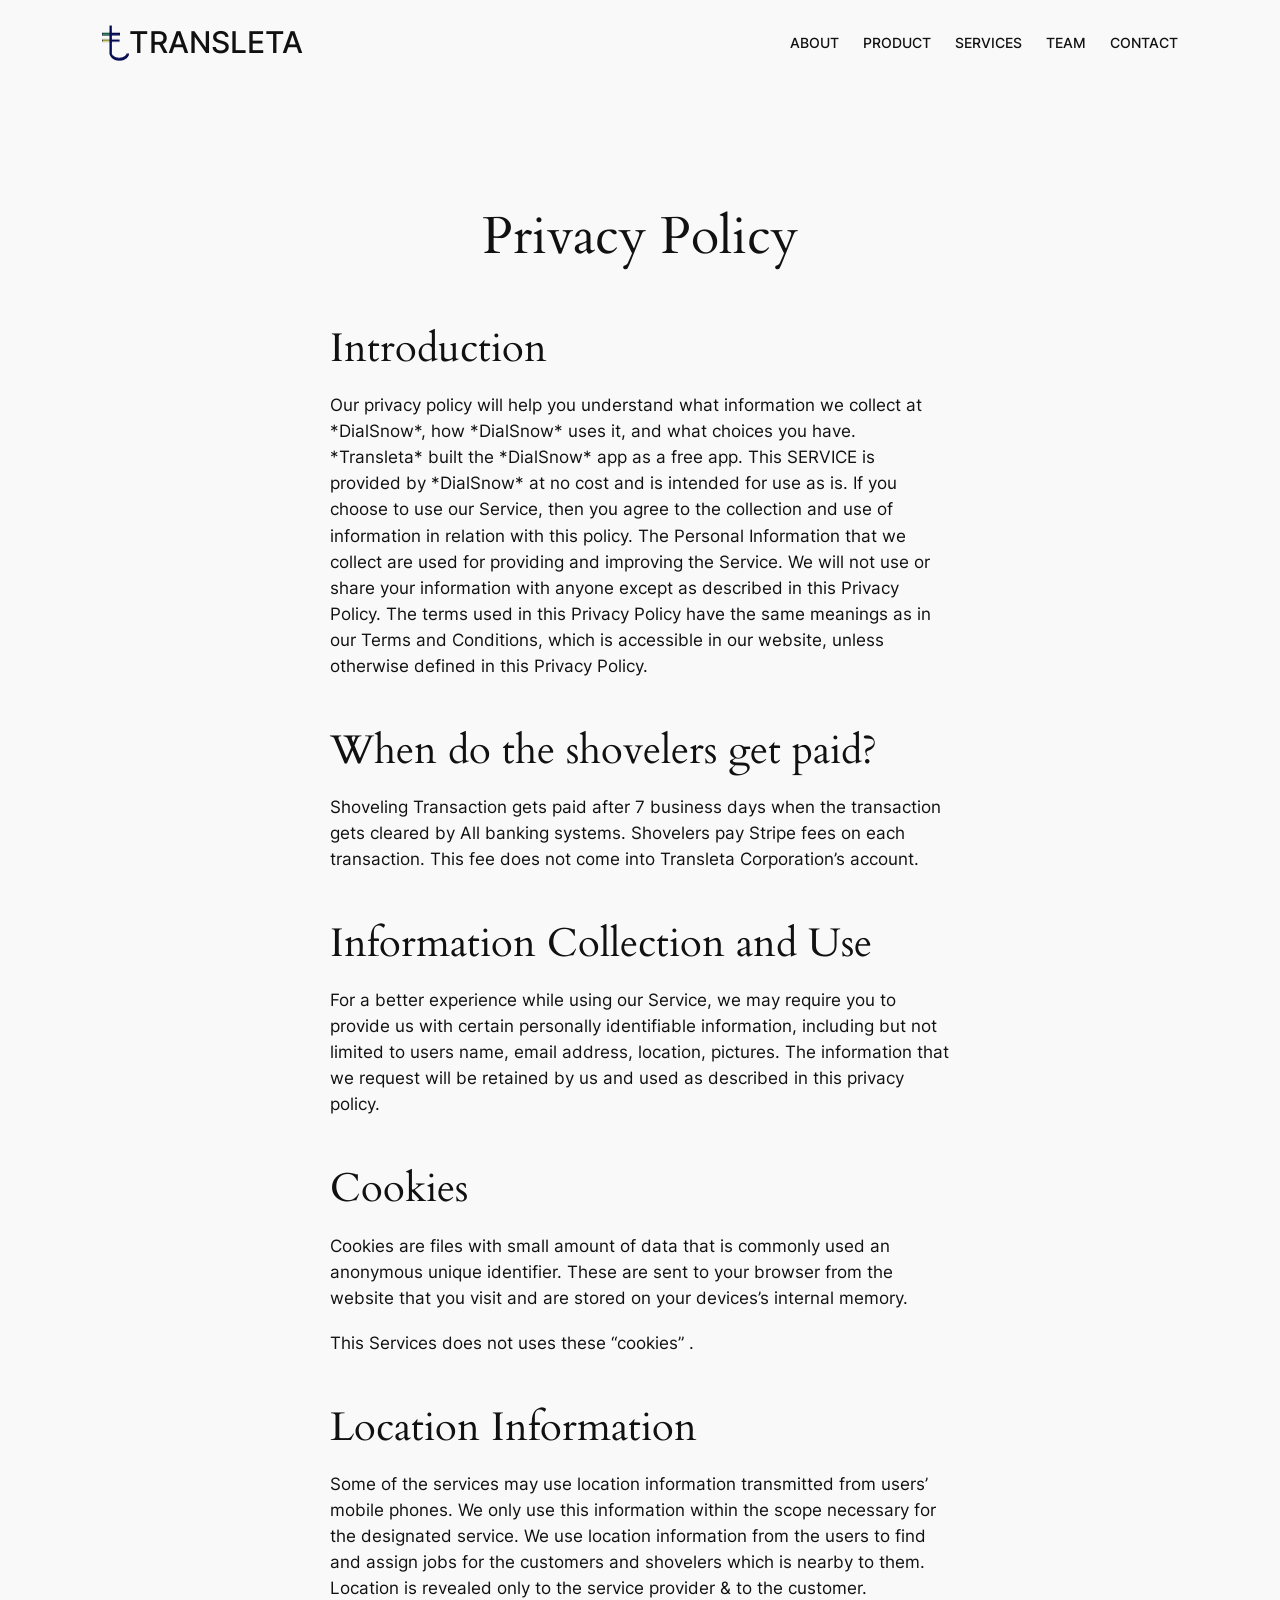
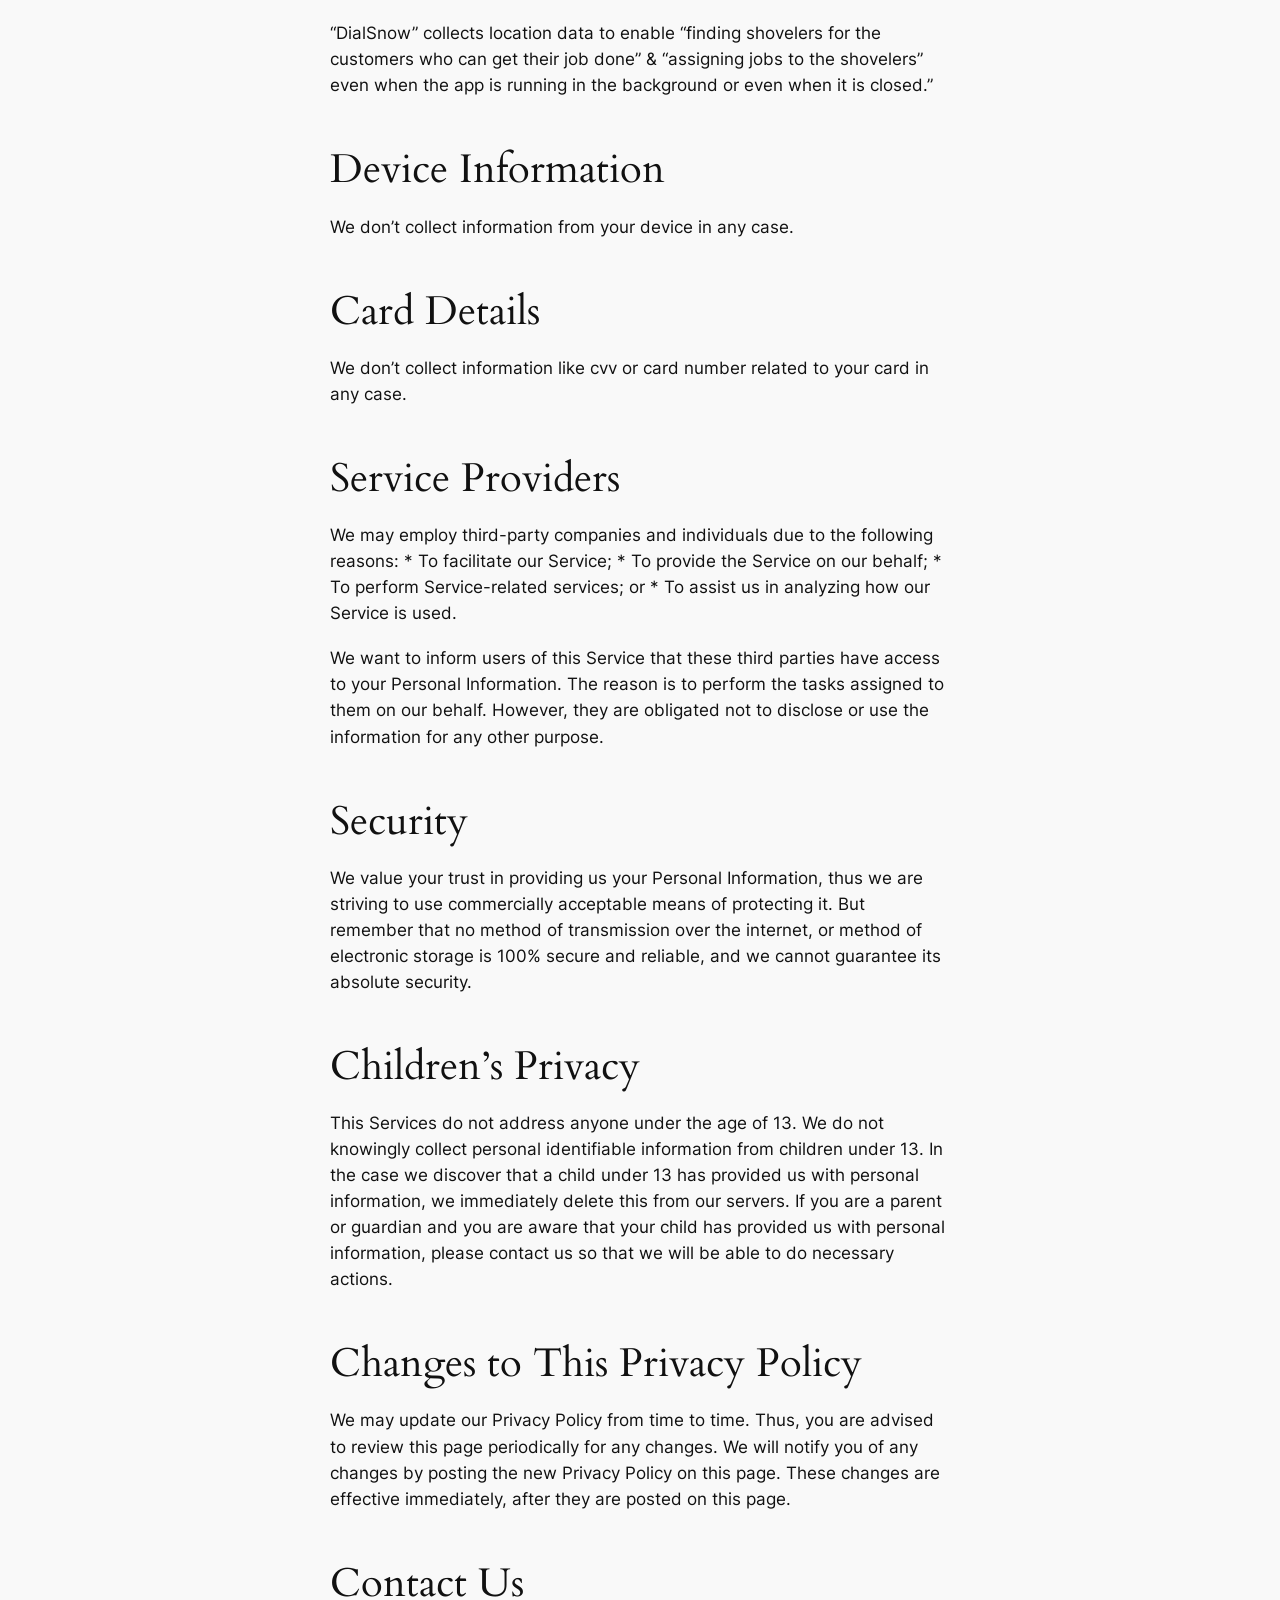
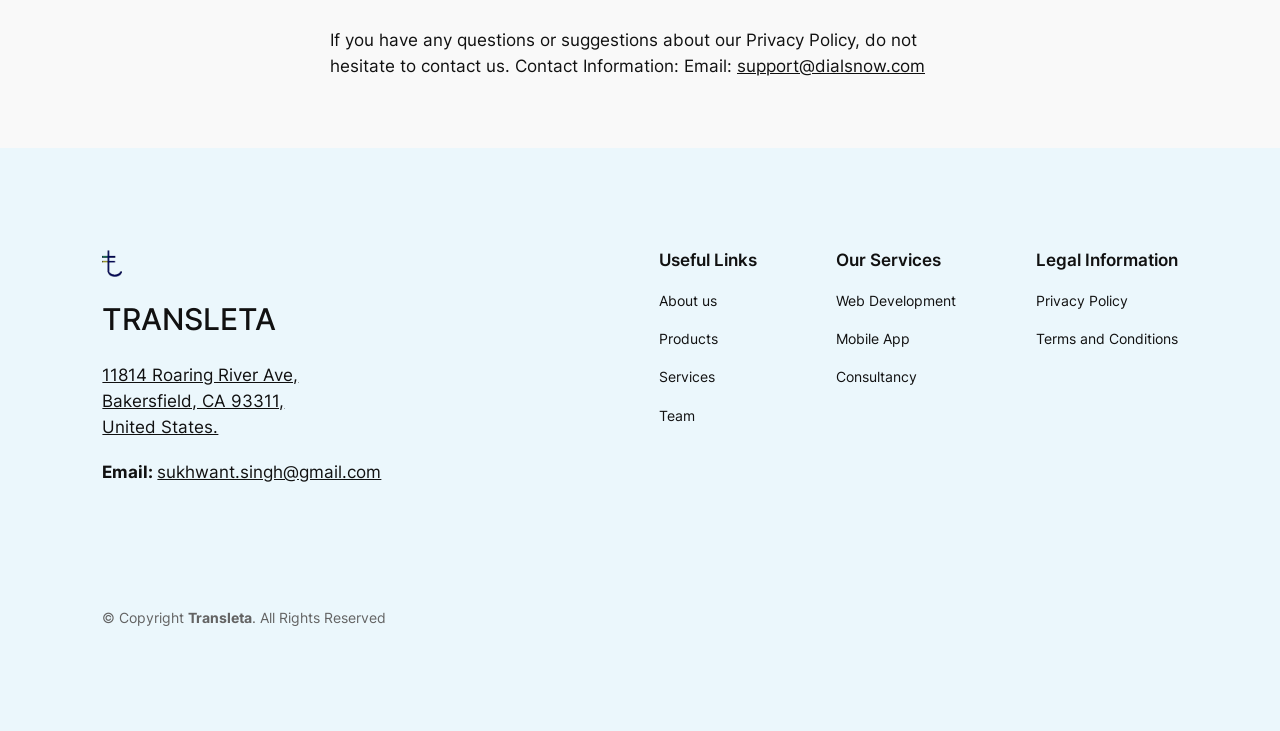
<file: privacy-policy/index.html>
<!DOCTYPE html>
<html lang="en-US">
<head>
	<meta charset="UTF-8">
	<meta name="viewport" content="width=device-width, initial-scale=1">
<meta name="robots" content="noindex, nofollow">
<title>Privacy Policy &#8211; transleta</title>
<link rel="alternate" type="application/rss+xml" title="transleta &raquo; Feed" href="./../feed/index.html">
<link rel="alternate" type="application/rss+xml" title="transleta &raquo; Comments Feed" href="./../comments/feed/index.html">
<script>
window._wpemojiSettings = {"baseUrl":"https:\/\/s.w.org\/images\/core\/emoji\/14.0.0\/72x72\/","ext":".png","svgUrl":"https:\/\/s.w.org\/images\/core\/emoji\/14.0.0\/svg\/","svgExt":".svg","source":{"concatemoji":".\/\/wp-includes\/js\/wp-emoji-release.min.js?ver=6.4.2"}};
/*! This file is auto-generated */
!function(i,n){var o,s,e;function c(e){try{var t={supportTests:e,timestamp:(new Date).valueOf()};sessionStorage.setItem(o,JSON.stringify(t))}catch(e){}}function p(e,t,n){e.clearRect(0,0,e.canvas.width,e.canvas.height),e.fillText(t,0,0);var t=new Uint32Array(e.getImageData(0,0,e.canvas.width,e.canvas.height).data),r=(e.clearRect(0,0,e.canvas.width,e.canvas.height),e.fillText(n,0,0),new Uint32Array(e.getImageData(0,0,e.canvas.width,e.canvas.height).data));return t.every(function(e,t){return e===r[t]})}function u(e,t,n){switch(t){case"flag":return n(e,"🏳️‍⚧️","🏳️​⚧️")?!1:!n(e,"🇺🇳","🇺​🇳")&&!n(e,"🏴󠁧󠁢󠁥󠁮󠁧󠁿","🏴​󠁧​󠁢​󠁥​󠁮​󠁧​󠁿");case"emoji":return!n(e,"🫱🏻‍🫲🏿","🫱🏻​🫲🏿")}return!1}function f(e,t,n){var r="undefined"!=typeof WorkerGlobalScope&&self instanceof WorkerGlobalScope?new OffscreenCanvas(300,150):i.createElement("canvas"),a=r.getContext("2d",{willReadFrequently:!0}),o=(a.textBaseline="top",a.font="600 32px Arial",{});return e.forEach(function(e){o[e]=t(a,e,n)}),o}function t(e){var t=i.createElement("script");t.src=e,t.defer=!0,i.head.appendChild(t)}"undefined"!=typeof Promise&&(o="wpEmojiSettingsSupports",s=["flag","emoji"],n.supports={everything:!0,everythingExceptFlag:!0},e=new Promise(function(e){i.addEventListener("DOMContentLoaded",e,{once:!0})}),new Promise(function(t){var n=function(){try{var e=JSON.parse(sessionStorage.getItem(o));if("object"==typeof e&&"number"==typeof e.timestamp&&(new Date).valueOf()<e.timestamp+604800&&"object"==typeof e.supportTests)return e.supportTests}catch(e){}return null}();if(!n){if("undefined"!=typeof Worker&&"undefined"!=typeof OffscreenCanvas&&"undefined"!=typeof URL&&URL.createObjectURL&&"undefined"!=typeof Blob)try{var e="postMessage("+f.toString()+"("+[JSON.stringify(s),u.toString(),p.toString()].join(",")+"));",r=new Blob([e],{type:"text/javascript"}),a=new Worker(URL.createObjectURL(r),{name:"wpTestEmojiSupports"});return void(a.onmessage=function(e){c(n=e.data),a.terminate(),t(n)})}catch(e){}c(n=f(s,u,p))}t(n)}).then(function(e){for(var t in e)n.supports[t]=e[t],n.supports.everything=n.supports.everything&&n.supports[t],"flag"!==t&&(n.supports.everythingExceptFlag=n.supports.everythingExceptFlag&&n.supports[t]);n.supports.everythingExceptFlag=n.supports.everythingExceptFlag&&!n.supports.flag,n.DOMReady=!1,n.readyCallback=function(){n.DOMReady=!0}}).then(function(){return e}).then(function(){var e;n.supports.everything||(n.readyCallback(),(e=n.source||{}).concatemoji?t(e.concatemoji):e.wpemoji&&e.twemoji&&(t(e.twemoji),t(e.wpemoji)))}))}((window,document),window._wpemojiSettings);
</script>
<style id="wp-block-site-logo-inline-css">.wp-block-site-logo{box-sizing:border-box;line-height:0}.wp-block-site-logo a{display:inline-block;line-height:0}.wp-block-site-logo.is-default-size img{height:auto;width:120px}.wp-block-site-logo img{height:auto;max-width:100%}.wp-block-site-logo a,.wp-block-site-logo img{border-radius:inherit}.wp-block-site-logo.aligncenter{margin-left:auto;margin-right:auto;text-align:center}.wp-block-site-logo.is-style-rounded{border-radius:9999px}</style>
<style id="wp-block-site-title-inline-css">.wp-block-site-title a{color:inherit}
.wp-block-site-title{font-family: var(--wp--preset--font-family--body);font-size: clamp(0.875rem, 0.875rem + ((1vw - 0.2rem) * 0.542), 1.2rem);font-style: normal;font-weight: 600;}
.wp-block-site-title a:where(:not(.wp-element-button)){text-decoration: none;}
.wp-block-site-title a:where(:not(.wp-element-button)):hover{text-decoration: none;}</style>
<style id="wp-block-group-inline-css">.wp-block-group{box-sizing:border-box}</style>
<style id="wp-block-navigation-link-inline-css">.wp-block-navigation .wp-block-navigation-item__label{overflow-wrap:break-word}.wp-block-navigation .wp-block-navigation-item__description{display:none}

				.is-style-arrow-link .wp-block-navigation-item__label:after {
					content: "\2197";
					padding-inline-start: 0.25rem;
					vertical-align: middle;
					text-decoration: none;
					display: inline-block;
				}</style>
<link rel="stylesheet" id="wp-block-navigation-css" href="./../wp-includes/blocks/navigation/style.min.css?ver=6.4.2" media="all">
<style id="wp-block-navigation-inline-css">.wp-block-navigation{font-weight: 500;}
.wp-block-navigation a:where(:not(.wp-element-button)){color: inherit;text-decoration: none;}
.wp-block-navigation a:where(:not(.wp-element-button)):hover{text-decoration: underline;}</style>
<style id="tw-block-navigation-inline-css">@media (min-width:600px) and (max-width:767px){.wp-block-navigation__responsive-container-open:not(.always-shown){display:flex}.wp-block-navigation__responsive-container:not(.hidden-by-default):not(.is-menu-open){display:none}}.wp-block-navigation:where(.tw-break-tablet,.tw-break-tablet-lg) .wp-block-navigation__responsive-container:not(.is-menu-open){display:none}.wp-block-navigation:where(.tw-break-tablet,.tw-break-tablet-lg) .wp-block-navigation__responsive-container-open{display:flex}@media (min-width:1024px){.tw-break-tablet .wp-block-navigation__responsive-container:not(.is-menu-open){display:flex}.tw-break-tablet .wp-block-navigation__responsive-container-open{display:none}}@media (min-width:1200px){.tw-break-tablet-lg .wp-block-navigation__responsive-container:not(.is-menu-open){display:flex}.tw-break-tablet-lg .wp-block-navigation__responsive-container-open{display:none}}.wp-block-navigation:not(.is-vertical):not(.is-responsive) :is(.wp-block-page-list,.wp-block-navigation__container, .wp-block-navigation__responsive-container-content){row-gap:12px}.tw-icon-medium button:where(.wp-block-navigation__responsive-container-close,.wp-block-navigation__responsive-container-open) svg{width:32px;height:32px}.wp-block-navigation.tw-icon-medium button:is(.wp-block-navigation__responsive-container-open,.wp-block-navigation__responsive-container-close){font-size:1.25rem}.tw-icon-large button:where(.wp-block-navigation__responsive-container-close,.wp-block-navigation__responsive-container-open) svg{width:40px;height:40px}.wp-block-navigation.tw-icon-large button:is(.wp-block-navigation__responsive-container-open,.wp-block-navigation__responsive-container-close){font-size:1.5rem}.wp-block-navigation:is(.tw-nav-active-none,.tw-nav-active-opacity-down,.tw-nav-active-opacity-up,.tw-nav-active-primary-color) .current-menu-item > a:not(:hover),.wp-block-navigation:is(.tw-nav-hover-none,.tw-nav-hover-opacity-up,.tw-nav-hover-opacity-down,.tw-nav-hover-primary-color) li a:hover,.wp-block-navigation[class*="tw-nav-hover-"] .wp-block-navigation-item a:is(:focus,:active){text-decoration:none}.wp-block-navigation.tw-nav-active-opacity-up .current-menu-item > a,.wp-block-navigation.tw-nav-hover-opacity-up li a:hover,.wp-block-navigation:where(.tw-nav-hover-opacity-down,.tw-nav-hover-opacity-up) .wp-block-social-links:not(.is-style-logos-only) a{opacity:1}.wp-block-navigation.tw-nav-active-opacity-down .current-menu-item > a,.wp-block-navigation.tw-nav-hover-opacity-down li a:hover,.wp-block-navigation:is(.tw-nav-hover-opacity-up,.tw-nav-active-opacity-up) li a{opacity:0.7}.wp-block-navigation:is(.tw-nav-hover-opacity-up,.tw-nav-hover-opacity-down) .wp-block-navigation-item__description{opacity:1}.wp-block-navigation.tw-nav-active-primary-color li.current-menu-item > a,.wp-block-navigation.tw-nav-hover-primary-color li a:hover{color:var(--wp--preset--color--accent,var(--wp--preset--color--primary))}.wp-block-navigation.tw-nav-active-underline li.current-menu-item > a,.wp-block-navigation.tw-nav-hover-underline li a:hover{text-decoration-line:underline;text-decoration-style:solid;text-underline-offset:auto}.wp-block-navigation.tw-nav-active-border li.current-menu-item > a,.wp-block-navigation.tw-nav-hover-border li a:hover{text-decoration-line:underline;text-decoration-style:solid;text-underline-offset:min(0.5em,16px);text-decoration-thickness:1px}.wp-block-navigation.tw-nav-active-thick-border li.current-menu-item > a,.wp-block-navigation.tw-nav-hover-thick-border li a:hover{text-decoration-line:underline;text-decoration-style:solid;text-underline-offset:min(0.5em,16px);text-decoration-thickness:2px}.wp-block-navigation.tw-nav-hover-box :where(.is-menu-open,.wp-block-navigation__submenu-container) li a{position:relative}.wp-block-navigation.tw-nav-active-box .current-menu-item > a::before,.wp-block-navigation.tw-nav-hover-box li > a:hover::before{content:"";display:block;position:absolute;inset:0;background-color:currentcolor;opacity:0.1;border-radius:8px}:is(.tw-nav-hover-box,.tw-nav-active-box) .wp-block-navigation__container > li > a::before{margin:-4px -10px}.wp-block-navigation.tw-nav-active-box li.current-menu-item > a,.wp-block-navigation.tw-nav-hover-box li a:hover{text-decoration:none}</style>
<style id="wp-block-spacer-inline-css">.wp-block-spacer{clear:both}</style>
<style id="wp-block-post-title-inline-css">.wp-block-post-title{box-sizing:border-box;word-break:break-word}.wp-block-post-title a{display:inline-block}
.wp-block-post-title a:where(:not(.wp-element-button)){text-decoration: none;}
.wp-block-post-title a:where(:not(.wp-element-button)):hover{text-decoration: underline;}</style>
<style id="wp-block-post-featured-image-inline-css">.wp-block-post-featured-image{margin-left:0;margin-right:0}.wp-block-post-featured-image a{display:block;height:100%}.wp-block-post-featured-image img{box-sizing:border-box;height:auto;max-width:100%;vertical-align:bottom;width:100%}.wp-block-post-featured-image.alignfull img,.wp-block-post-featured-image.alignwide img{width:100%}.wp-block-post-featured-image .wp-block-post-featured-image__overlay.has-background-dim{background-color:#000;inset:0;position:absolute}.wp-block-post-featured-image{position:relative}.wp-block-post-featured-image .wp-block-post-featured-image__overlay.has-background-gradient{background-color:transparent}.wp-block-post-featured-image .wp-block-post-featured-image__overlay.has-background-dim-0{opacity:0}.wp-block-post-featured-image .wp-block-post-featured-image__overlay.has-background-dim-10{opacity:.1}.wp-block-post-featured-image .wp-block-post-featured-image__overlay.has-background-dim-20{opacity:.2}.wp-block-post-featured-image .wp-block-post-featured-image__overlay.has-background-dim-30{opacity:.3}.wp-block-post-featured-image .wp-block-post-featured-image__overlay.has-background-dim-40{opacity:.4}.wp-block-post-featured-image .wp-block-post-featured-image__overlay.has-background-dim-50{opacity:.5}.wp-block-post-featured-image .wp-block-post-featured-image__overlay.has-background-dim-60{opacity:.6}.wp-block-post-featured-image .wp-block-post-featured-image__overlay.has-background-dim-70{opacity:.7}.wp-block-post-featured-image .wp-block-post-featured-image__overlay.has-background-dim-80{opacity:.8}.wp-block-post-featured-image .wp-block-post-featured-image__overlay.has-background-dim-90{opacity:.9}.wp-block-post-featured-image .wp-block-post-featured-image__overlay.has-background-dim-100{opacity:1}.wp-block-post-featured-image:where(.alignleft,.alignright){width:100%}
.wp-block-post-featured-image img, .wp-block-post-featured-image .block-editor-media-placeholder, .wp-block-post-featured-image .wp-block-post-featured-image__overlay{border-radius: var(--wp--preset--spacing--20);}</style>
<style id="tw-block-post-featured-image-inline-css">.wp-block-post-featured-image[class*="tw-img-ratio"] img{aspect-ratio:var(--tw-img-ratio);object-fit:cover}.wp-block-post-featured-image.is-style-tw-rounded-corners :where(img,span){border-radius:var(--tw-block-rounded)}.wp-block-post-featured-image.is-style-rounded :where(img,span){border-radius:9999px}.wp-block-post-featured-image.is-style-tw-frame span{margin:12px}.wp-block-post-featured-image.is-style-tw-border img{border:1px solid var(--tw-block-border-color)}.wp-block-post-featured-image.is-style-tw-shadow img{box-shadow:var(--tw-block-shadow)}.wp-block-post-featured-image.is-style-tw-hard-shadow img{box-shadow:var(--tw-block-hard-shadow)}.wp-block-post-featured-image[style*="--shape"] :where(img,span){-webkit-clip-path:var(--shape);clip-path:var(--shape)}</style>
<style id="wp-block-heading-inline-css">h1.has-background,h2.has-background,h3.has-background,h4.has-background,h5.has-background,h6.has-background{padding:1.25em 2.375em}h1.has-text-align-left[style*=writing-mode]:where([style*=vertical-lr]),h1.has-text-align-right[style*=writing-mode]:where([style*=vertical-rl]),h2.has-text-align-left[style*=writing-mode]:where([style*=vertical-lr]),h2.has-text-align-right[style*=writing-mode]:where([style*=vertical-rl]),h3.has-text-align-left[style*=writing-mode]:where([style*=vertical-lr]),h3.has-text-align-right[style*=writing-mode]:where([style*=vertical-rl]),h4.has-text-align-left[style*=writing-mode]:where([style*=vertical-lr]),h4.has-text-align-right[style*=writing-mode]:where([style*=vertical-rl]),h5.has-text-align-left[style*=writing-mode]:where([style*=vertical-lr]),h5.has-text-align-right[style*=writing-mode]:where([style*=vertical-rl]),h6.has-text-align-left[style*=writing-mode]:where([style*=vertical-lr]),h6.has-text-align-right[style*=writing-mode]:where([style*=vertical-rl]){rotate:180deg}

				.is-style-asterisk:before {
					content: '';
					width: 1.5rem;
					height: 3rem;
					background: var(--wp--preset--color--contrast-2, currentColor);
					clip-path: path('M11.93.684v8.039l5.633-5.633 1.216 1.23-5.66 5.66h8.04v1.737H13.2l5.701 5.701-1.23 1.23-5.742-5.742V21h-1.737v-8.094l-5.77 5.77-1.23-1.217 5.743-5.742H.842V9.98h8.162l-5.701-5.7 1.23-1.231 5.66 5.66V.684h1.737Z');
					display: block;
				}

				/* Hide the asterisk if the heading has no content, to avoid using empty headings to display the asterisk only, which is an A11Y issue */
				.is-style-asterisk:empty:before {
					content: none;
				}

				.is-style-asterisk:-moz-only-whitespace:before {
					content: none;
				}

				.is-style-asterisk.has-text-align-center:before {
					margin: 0 auto;
				}

				.is-style-asterisk.has-text-align-right:before {
					margin-left: auto;
				}

				.rtl .is-style-asterisk.has-text-align-left:before {
					margin-right: auto;
				}</style>
<style id="wp-block-paragraph-inline-css">.is-small-text{font-size:.875em}.is-regular-text{font-size:1em}.is-large-text{font-size:2.25em}.is-larger-text{font-size:3em}.has-drop-cap:not(:focus):first-letter{float:left;font-size:8.4em;font-style:normal;font-weight:100;line-height:.68;margin:.05em .1em 0 0;text-transform:uppercase}body.rtl .has-drop-cap:not(:focus):first-letter{float:none;margin-left:.1em}p.has-drop-cap.has-background{overflow:hidden}p.has-background{padding:1.25em 2.375em}:where(p.has-text-color:not(.has-link-color)) a{color:inherit}p.has-text-align-left[style*="writing-mode:vertical-lr"],p.has-text-align-right[style*="writing-mode:vertical-rl"]{rotate:180deg}</style>
<style id="wp-block-columns-inline-css">.wp-block-columns{align-items:normal!important;box-sizing:border-box;display:flex;flex-wrap:wrap!important}.wp-block-columns.are-vertically-aligned-top{align-items:flex-start}.wp-block-columns.are-vertically-aligned-center{align-items:center}.wp-block-columns.are-vertically-aligned-bottom{align-items:flex-end}@media (min-width:768px){.wp-block-columns{flex-wrap:nowrap!important}.wp-block-columns:not(.is-not-stacked-on-mobile) > .wp-block-column{flex-basis:0;flex-grow:1}.wp-block-columns:not(.is-not-stacked-on-mobile) > .wp-block-column[style*="flex-basis"]{flex-grow:0}}.wp-block-columns.is-not-stacked-on-mobile{flex-wrap:nowrap!important}.wp-block-columns.is-not-stacked-on-mobile > .wp-block-column{flex-basis:0;flex-grow:1}.wp-block-columns.is-not-stacked-on-mobile > .wp-block-column[style*="flex-basis"]{flex-grow:0}@media (max-width:767px){.wp-block-columns:not(.is-not-stacked-on-mobile) > .wp-block-column{flex-basis:100%!important}}:where(.wp-block-columns.has-background){padding:1.25em 2.375em}.wp-block-column{flex-grow:1;min-width:0;word-break:break-word;overflow-wrap:break-word}.wp-block-column.is-vertically-aligned-top{align-self:flex-start;width:100%}.wp-block-column.is-vertically-aligned-center{align-self:center;width:100%}.wp-block-column.is-vertically-aligned-bottom{align-self:flex-end;width:100%}@media (min-width:768px) and (max-width:1023px){.wp-block-columns.tw-cols-stack-md-2:not(.tw-justify-center){display:grid;grid-template-columns:repeat(2,minmax(0,1fr))}.wp-block-columns.tw-cols-stack-md-2.tw-justify-center{flex-wrap:wrap!important}.wp-block-columns.tw-cols-stack-md-2.tw-justify-center > .wp-block-column{flex-basis:calc(50% - 16px);flex-grow:0}}@media (max-width:1023px){.wp-block-columns.tw-cols-stack-md{flex-wrap:wrap!important}.wp-block-columns.tw-cols-stack-md > .wp-block-column{flex-basis:100%!important}body .wp-block-columns.tw-large-gap{column-gap:32px}}</style>
<style id="tw-block-columns-inline-css">.is-style-tw-col-shadow,.wp-block-column.is-style-tw-shadow{box-shadow:var(--tw-block-shadow)}.is-style-tw-col-hard-shadow,.wp-block-column.is-style-tw-hard-shadow{box-shadow:var(--tw-block-hard-shadow)}:where(.is-style-tw-col-shadow,.is-style-tw-col-hard-shadow){background-color:#fff;color:#000}.is-style-tw-col-border-top{border-style:none;border-top:1px solid;padding-top:24px}.tw-stretched-blocks > .wp-block-column,.wp-block-column.tw-stack{display:flex;flex-direction:column}.tw-stretched-blocks > .wp-block-column > :is(.wp-block-image,.wp-block-post-featured-image,.wp-block-group:only-child,.wp-block-cover,.wp-block-columns,.wp-block-gallery){flex-grow:1}.tw-stretched-blocks > .wp-block-column > :is(.wp-block-image,.wp-block-post-featured-image) img{min-height:100%;object-fit:cover}.tw-stretched-blocks > .wp-block-column > :is(.wp-block-image,.wp-block-post-featured-image) a{height:100%}.wp-block-columns[style*="radius"]{overflow:hidden}</style>
<style id="wp-emoji-styles-inline-css">img.wp-smiley, img.emoji {
		display: inline !important;
		border: none !important;
		box-shadow: none !important;
		height: 1em !important;
		width: 1em !important;
		margin: 0 0.07em !important;
		vertical-align: -0.1em !important;
		background: none !important;
		padding: 0 !important;
	}</style>
<style id="wp-block-library-inline-css">:root{--wp-admin-theme-color:#007cba;--wp-admin-theme-color--rgb:0,124,186;--wp-admin-theme-color-darker-10:#006ba1;--wp-admin-theme-color-darker-10--rgb:0,107,161;--wp-admin-theme-color-darker-20:#005a87;--wp-admin-theme-color-darker-20--rgb:0,90,135;--wp-admin-border-width-focus:2px;--wp-block-synced-color:#7a00df;--wp-block-synced-color--rgb:122,0,223}@media (min-resolution:192dpi){:root{--wp-admin-border-width-focus:1.5px}}.wp-element-button{cursor:pointer}:root{--wp--preset--font-size--normal:16px;--wp--preset--font-size--huge:42px}:root .has-very-light-gray-background-color{background-color:#eee}:root .has-very-dark-gray-background-color{background-color:#313131}:root .has-very-light-gray-color{color:#eee}:root .has-very-dark-gray-color{color:#313131}:root .has-vivid-green-cyan-to-vivid-cyan-blue-gradient-background{background:linear-gradient(135deg,#00d084,#0693e3)}:root .has-purple-crush-gradient-background{background:linear-gradient(135deg,#34e2e4,#4721fb 50%,#ab1dfe)}:root .has-hazy-dawn-gradient-background{background:linear-gradient(135deg,#faaca8,#dad0ec)}:root .has-subdued-olive-gradient-background{background:linear-gradient(135deg,#fafae1,#67a671)}:root .has-atomic-cream-gradient-background{background:linear-gradient(135deg,#fdd79a,#004a59)}:root .has-nightshade-gradient-background{background:linear-gradient(135deg,#330968,#31cdcf)}:root .has-midnight-gradient-background{background:linear-gradient(135deg,#020381,#2874fc)}.has-regular-font-size{font-size:1em}.has-larger-font-size{font-size:2.625em}.has-normal-font-size{font-size:var(--wp--preset--font-size--normal)}.has-huge-font-size{font-size:var(--wp--preset--font-size--huge)}.has-text-align-center{text-align:center}.has-text-align-left{text-align:left}.has-text-align-right{text-align:right}#end-resizable-editor-section{display:none}.aligncenter{clear:both}.items-justified-left{justify-content:flex-start}.items-justified-center{justify-content:center}.items-justified-right{justify-content:flex-end}.items-justified-space-between{justify-content:space-between}.screen-reader-text{clip:rect(1px,1px,1px,1px);word-wrap:normal!important;border:0;-webkit-clip-path:inset(50%);clip-path:inset(50%);height:1px;margin:-1px;overflow:hidden;padding:0;position:absolute;width:1px}.screen-reader-text:focus{clip:auto!important;background-color:#ddd;-webkit-clip-path:none;clip-path:none;color:#444;display:block;font-size:1em;height:auto;left:5px;line-height:normal;padding:15px 23px 14px;text-decoration:none;top:5px;width:auto;z-index:100000}html :where(.has-border-color){border-style:solid}html :where([style*=border-top-color]){border-top-style:solid}html :where([style*=border-right-color]){border-right-style:solid}html :where([style*=border-bottom-color]){border-bottom-style:solid}html :where([style*=border-left-color]){border-left-style:solid}html :where([style*=border-width]){border-style:solid}html :where([style*=border-top-width]){border-top-style:solid}html :where([style*=border-right-width]){border-right-style:solid}html :where([style*=border-bottom-width]){border-bottom-style:solid}html :where([style*=border-left-width]){border-left-style:solid}html :where(img[class*=wp-image-]){height:auto;max-width:100%}:where(figure){margin:0 0 1em}html :where(.is-position-sticky){--wp-admin--admin-bar--position-offset:var(--wp-admin--admin-bar--height,0px)}@media screen and (max-width:600px){html :where(.is-position-sticky){--wp-admin--admin-bar--position-offset:0px}}</style>
<link rel="stylesheet" id="twentig-blocks-css" href="./../wp-content/plugins/twentig/dist/blocks/common.css?ver=eaa87ee0767677a5a728" media="all">
<style id="global-styles-inline-css">body{--wp--preset--color--black: #000000;--wp--preset--color--cyan-bluish-gray: #abb8c3;--wp--preset--color--white: #ffffff;--wp--preset--color--pale-pink: #f78da7;--wp--preset--color--vivid-red: #cf2e2e;--wp--preset--color--luminous-vivid-orange: #ff6900;--wp--preset--color--luminous-vivid-amber: #fcb900;--wp--preset--color--light-green-cyan: #7bdcb5;--wp--preset--color--vivid-green-cyan: #00d084;--wp--preset--color--pale-cyan-blue: #8ed1fc;--wp--preset--color--vivid-cyan-blue: #0693e3;--wp--preset--color--vivid-purple: #9b51e0;--wp--preset--color--base: #f9f9f9;--wp--preset--color--base-2: #ffffff;--wp--preset--color--contrast: #111111;--wp--preset--color--contrast-2: #636363;--wp--preset--color--contrast-3: #A4A4A4;--wp--preset--color--accent: #49b5e7;--wp--preset--color--accent-2: #ebf7fc;--wp--preset--color--accent-3: #1c698c;--wp--preset--color--accent-4: #b1c5a4;--wp--preset--color--accent-5: #b5bdbc;--wp--preset--gradient--vivid-cyan-blue-to-vivid-purple: linear-gradient(135deg,rgba(6,147,227,1) 0%,rgb(155,81,224) 100%);--wp--preset--gradient--light-green-cyan-to-vivid-green-cyan: linear-gradient(135deg,rgb(122,220,180) 0%,rgb(0,208,130) 100%);--wp--preset--gradient--luminous-vivid-amber-to-luminous-vivid-orange: linear-gradient(135deg,rgba(252,185,0,1) 0%,rgba(255,105,0,1) 100%);--wp--preset--gradient--luminous-vivid-orange-to-vivid-red: linear-gradient(135deg,rgba(255,105,0,1) 0%,rgb(207,46,46) 100%);--wp--preset--gradient--very-light-gray-to-cyan-bluish-gray: linear-gradient(135deg,rgb(238,238,238) 0%,rgb(169,184,195) 100%);--wp--preset--gradient--cool-to-warm-spectrum: linear-gradient(135deg,rgb(74,234,220) 0%,rgb(151,120,209) 20%,rgb(207,42,186) 40%,rgb(238,44,130) 60%,rgb(251,105,98) 80%,rgb(254,248,76) 100%);--wp--preset--gradient--blush-light-purple: linear-gradient(135deg,rgb(255,206,236) 0%,rgb(152,150,240) 100%);--wp--preset--gradient--blush-bordeaux: linear-gradient(135deg,rgb(254,205,165) 0%,rgb(254,45,45) 50%,rgb(107,0,62) 100%);--wp--preset--gradient--luminous-dusk: linear-gradient(135deg,rgb(255,203,112) 0%,rgb(199,81,192) 50%,rgb(65,88,208) 100%);--wp--preset--gradient--pale-ocean: linear-gradient(135deg,rgb(255,245,203) 0%,rgb(182,227,212) 50%,rgb(51,167,181) 100%);--wp--preset--gradient--electric-grass: linear-gradient(135deg,rgb(202,248,128) 0%,rgb(113,206,126) 100%);--wp--preset--gradient--midnight: linear-gradient(135deg,rgb(2,3,129) 0%,rgb(40,116,252) 100%);--wp--preset--gradient--gradient-1: linear-gradient(to bottom, #cfcabe 0%, #F9F9F9 100%);--wp--preset--gradient--gradient-2: linear-gradient(to bottom, #C2A990 0%, #F9F9F9 100%);--wp--preset--gradient--gradient-3: linear-gradient(to bottom, #D8613C 0%, #F9F9F9 100%);--wp--preset--gradient--gradient-4: linear-gradient(to bottom, #B1C5A4 0%, #F9F9F9 100%);--wp--preset--gradient--gradient-5: linear-gradient(to bottom, #B5BDBC 0%, #F9F9F9 100%);--wp--preset--gradient--gradient-6: linear-gradient(to bottom, #A4A4A4 0%, #F9F9F9 100%);--wp--preset--gradient--gradient-7: linear-gradient(to bottom, #cfcabe 50%, #F9F9F9 50%);--wp--preset--gradient--gradient-8: linear-gradient(to bottom, #C2A990 50%, #F9F9F9 50%);--wp--preset--gradient--gradient-9: linear-gradient(to bottom, #D8613C 50%, #F9F9F9 50%);--wp--preset--gradient--gradient-10: linear-gradient(to bottom, #B1C5A4 50%, #F9F9F9 50%);--wp--preset--gradient--gradient-11: linear-gradient(to bottom, #B5BDBC 50%, #F9F9F9 50%);--wp--preset--gradient--gradient-12: linear-gradient(to bottom, #A4A4A4 50%, #F9F9F9 50%);--wp--preset--font-size--small: 0.9rem;--wp--preset--font-size--medium: 1.05rem;--wp--preset--font-size--large: clamp(1.39rem, 1.39rem + ((1vw - 0.2rem) * 0.767), 1.85rem);--wp--preset--font-size--x-large: clamp(1.85rem, 1.85rem + ((1vw - 0.2rem) * 1.083), 2.5rem);--wp--preset--font-size--xx-large: clamp(2.5rem, 2.5rem + ((1vw - 0.2rem) * 1.283), 3.27rem);--wp--preset--font-family--body: "Inter", sans-serif;--wp--preset--font-family--heading: Cardo;--wp--preset--font-family--system-sans-serif: -apple-system, BlinkMacSystemFont, avenir next, avenir, segoe ui, helvetica neue, helvetica, Cantarell, Ubuntu, roboto, noto, arial, sans-serif;--wp--preset--font-family--system-serif: Iowan Old Style, Apple Garamond, Baskerville, Times New Roman, Droid Serif, Times, Source Serif Pro, serif, Apple Color Emoji, Segoe UI Emoji, Segoe UI Symbol;--wp--preset--spacing--10: 1rem;--wp--preset--spacing--20: min(1.5rem, 2vw);--wp--preset--spacing--30: min(2.5rem, 3vw);--wp--preset--spacing--40: min(4rem, 5vw);--wp--preset--spacing--50: min(6.5rem, 8vw);--wp--preset--spacing--60: min(10.5rem, 13vw);--wp--preset--shadow--natural: 6px 6px 9px rgba(0, 0, 0, 0.2);--wp--preset--shadow--deep: 12px 12px 50px rgba(0, 0, 0, 0.4);--wp--preset--shadow--sharp: 6px 6px 0px rgba(0, 0, 0, 0.2);--wp--preset--shadow--outlined: 6px 6px 0px -3px rgba(255, 255, 255, 1), 6px 6px rgba(0, 0, 0, 1);--wp--preset--shadow--crisp: 6px 6px 0px rgba(0, 0, 0, 1);}body { margin: 0;--wp--style--global--content-size: 620px;--wp--style--global--wide-size: 1280px; }.wp-site-blocks { padding-top: var(--wp--style--root--padding-top); padding-bottom: var(--wp--style--root--padding-bottom); }.has-global-padding { padding-right: var(--wp--style--root--padding-right); padding-left: var(--wp--style--root--padding-left); }.has-global-padding :where(.has-global-padding:not(.wp-block-block)) { padding-right: 0; padding-left: 0; }.has-global-padding > .alignfull { margin-right: calc(var(--wp--style--root--padding-right) * -1); margin-left: calc(var(--wp--style--root--padding-left) * -1); }.has-global-padding :where(.has-global-padding:not(.wp-block-block)) > .alignfull { margin-right: 0; margin-left: 0; }.has-global-padding > .alignfull:where(:not(.has-global-padding):not(.is-layout-flex):not(.is-layout-grid)) > :where([class*="wp-block-"]:not(.alignfull):not([class*="__"]),p,h1,h2,h3,h4,h5,h6,ul,ol) { padding-right: var(--wp--style--root--padding-right); padding-left: var(--wp--style--root--padding-left); }.has-global-padding :where(.has-global-padding) > .alignfull:where(:not(.has-global-padding)) > :where([class*="wp-block-"]:not(.alignfull):not([class*="__"]),p,h1,h2,h3,h4,h5,h6,ul,ol) { padding-right: 0; padding-left: 0; }.wp-site-blocks > .alignleft { float: left; margin-right: 2em; }.wp-site-blocks > .alignright { float: right; margin-left: 2em; }.wp-site-blocks > .aligncenter { justify-content: center; margin-left: auto; margin-right: auto; }:where(.wp-site-blocks) > * { margin-block-start: 1.2rem; margin-block-end: 0; }:where(.wp-site-blocks) > :first-child:first-child { margin-block-start: 0; }:where(.wp-site-blocks) > :last-child:last-child { margin-block-end: 0; }body { --wp--style--block-gap: 1.2rem; }:where(body .is-layout-flow)  > :first-child:first-child{margin-block-start: 0;}:where(body .is-layout-flow)  > :last-child:last-child{margin-block-end: 0;}:where(body .is-layout-flow)  > *{margin-block-start: 1.2rem;margin-block-end: 0;}:where(body .is-layout-constrained)  > :first-child:first-child{margin-block-start: 0;}:where(body .is-layout-constrained)  > :last-child:last-child{margin-block-end: 0;}:where(body .is-layout-constrained)  > *{margin-block-start: 1.2rem;margin-block-end: 0;}:where(body .is-layout-flex) {gap: 1.2rem;}:where(body .is-layout-grid) {gap: 1.2rem;}body .is-layout-flow > .alignleft{float: left;margin-inline-start: 0;margin-inline-end: 2em;}body .is-layout-flow > .alignright{float: right;margin-inline-start: 2em;margin-inline-end: 0;}body .is-layout-flow > .aligncenter{margin-left: auto !important;margin-right: auto !important;}body .is-layout-constrained > .alignleft{float: left;margin-inline-start: 0;margin-inline-end: 2em;}body .is-layout-constrained > .alignright{float: right;margin-inline-start: 2em;margin-inline-end: 0;}body .is-layout-constrained > .aligncenter{margin-left: auto !important;margin-right: auto !important;}body .is-layout-constrained > :where(:not(.alignleft):not(.alignright):not(.alignfull)){max-width: var(--wp--style--global--content-size);margin-left: auto !important;margin-right: auto !important;}body .is-layout-constrained > .alignwide{max-width: var(--wp--style--global--wide-size);}body .is-layout-flex{display: flex;}body .is-layout-flex{flex-wrap: wrap;align-items: center;}body .is-layout-flex > *{margin: 0;}body .is-layout-grid{display: grid;}body .is-layout-grid > *{margin: 0;}body{background-color: var(--wp--preset--color--base);color: var(--wp--preset--color--contrast);font-family: var(--wp--preset--font-family--body);font-size: var(--wp--preset--font-size--medium);font-style: normal;font-weight: 400;line-height: 1.55;--wp--style--root--padding-top: 0px;--wp--style--root--padding-right: var(--wp--preset--spacing--50);--wp--style--root--padding-bottom: 0px;--wp--style--root--padding-left: var(--wp--preset--spacing--50);}a:where(:not(.wp-element-button)){color: var(--wp--preset--color--contrast);text-decoration: underline;}a:where(:not(.wp-element-button)):hover{color: var(--wp--preset--color--accent);text-decoration: none;}h1, h2, h3, h4, h5, h6{color: var(--wp--preset--color--contrast);font-family: var(--wp--preset--font-family--heading);font-weight: 400;line-height: 1.2;}h1{font-size: var(--wp--preset--font-size--xx-large);line-height: 1.15;}h2{font-size: var(--wp--preset--font-size--x-large);}h3{font-size: var(--wp--preset--font-size--large);}h4{font-size: clamp(1.1rem, 1.1rem + ((1vw - 0.2rem) * 0.767), 1.5rem);}h5{font-size: var(--wp--preset--font-size--medium);}h6{font-size: var(--wp--preset--font-size--small);}.wp-element-button, .wp-block-button__link{background-color: var(--wp--preset--color--accent);border-radius: .33rem;border-color: var(--wp--preset--color--contrast);border-width: 0;color: var(--wp--preset--color--base);font-family: inherit;font-size: var(--wp--preset--font-size--small);font-style: normal;font-weight: 500;line-height: inherit;padding-top: 0.6rem;padding-right: 1rem;padding-bottom: 0.6rem;padding-left: 1rem;text-decoration: none;}.wp-element-button:hover, .wp-block-button__link:hover{background-color: var(--wp--preset--color--contrast-2);border-color: var(--wp--preset--color--contrast-2);color: var(--wp--preset--color--base);}.wp-element-button:focus, .wp-block-button__link:focus{background-color: var(--wp--preset--color--contrast-2);border-color: var(--wp--preset--color--contrast-2);color: var(--wp--preset--color--base);outline-color: var(--wp--preset--color--contrast);outline-offset: 2px;outline-style: dotted;outline-width: 1px;}.wp-element-button:active, .wp-block-button__link:active{background-color: var(--wp--preset--color--contrast);color: var(--wp--preset--color--base);}.wp-element-caption, .wp-block-audio figcaption, .wp-block-embed figcaption, .wp-block-gallery figcaption, .wp-block-image figcaption, .wp-block-table figcaption, .wp-block-video figcaption{color: var(--wp--preset--color--contrast-2);font-family: var(--wp--preset--font-family--body);font-size: 0.8rem;}.has-black-color{color: var(--wp--preset--color--black) !important;}.has-cyan-bluish-gray-color{color: var(--wp--preset--color--cyan-bluish-gray) !important;}.has-white-color{color: var(--wp--preset--color--white) !important;}.has-pale-pink-color{color: var(--wp--preset--color--pale-pink) !important;}.has-vivid-red-color{color: var(--wp--preset--color--vivid-red) !important;}.has-luminous-vivid-orange-color{color: var(--wp--preset--color--luminous-vivid-orange) !important;}.has-luminous-vivid-amber-color{color: var(--wp--preset--color--luminous-vivid-amber) !important;}.has-light-green-cyan-color{color: var(--wp--preset--color--light-green-cyan) !important;}.has-vivid-green-cyan-color{color: var(--wp--preset--color--vivid-green-cyan) !important;}.has-pale-cyan-blue-color{color: var(--wp--preset--color--pale-cyan-blue) !important;}.has-vivid-cyan-blue-color{color: var(--wp--preset--color--vivid-cyan-blue) !important;}.has-vivid-purple-color{color: var(--wp--preset--color--vivid-purple) !important;}.has-base-color{color: var(--wp--preset--color--base) !important;}.has-base-2-color{color: var(--wp--preset--color--base-2) !important;}.has-contrast-color{color: var(--wp--preset--color--contrast) !important;}.has-contrast-2-color{color: var(--wp--preset--color--contrast-2) !important;}.has-contrast-3-color{color: var(--wp--preset--color--contrast-3) !important;}.has-accent-color{color: var(--wp--preset--color--accent) !important;}.has-accent-2-color{color: var(--wp--preset--color--accent-2) !important;}.has-accent-3-color{color: var(--wp--preset--color--accent-3) !important;}.has-accent-4-color{color: var(--wp--preset--color--accent-4) !important;}.has-accent-5-color{color: var(--wp--preset--color--accent-5) !important;}.has-black-background-color{background-color: var(--wp--preset--color--black) !important;}.has-cyan-bluish-gray-background-color{background-color: var(--wp--preset--color--cyan-bluish-gray) !important;}.has-white-background-color{background-color: var(--wp--preset--color--white) !important;}.has-pale-pink-background-color{background-color: var(--wp--preset--color--pale-pink) !important;}.has-vivid-red-background-color{background-color: var(--wp--preset--color--vivid-red) !important;}.has-luminous-vivid-orange-background-color{background-color: var(--wp--preset--color--luminous-vivid-orange) !important;}.has-luminous-vivid-amber-background-color{background-color: var(--wp--preset--color--luminous-vivid-amber) !important;}.has-light-green-cyan-background-color{background-color: var(--wp--preset--color--light-green-cyan) !important;}.has-vivid-green-cyan-background-color{background-color: var(--wp--preset--color--vivid-green-cyan) !important;}.has-pale-cyan-blue-background-color{background-color: var(--wp--preset--color--pale-cyan-blue) !important;}.has-vivid-cyan-blue-background-color{background-color: var(--wp--preset--color--vivid-cyan-blue) !important;}.has-vivid-purple-background-color{background-color: var(--wp--preset--color--vivid-purple) !important;}.has-base-background-color{background-color: var(--wp--preset--color--base) !important;}.has-base-2-background-color{background-color: var(--wp--preset--color--base-2) !important;}.has-contrast-background-color{background-color: var(--wp--preset--color--contrast) !important;}.has-contrast-2-background-color{background-color: var(--wp--preset--color--contrast-2) !important;}.has-contrast-3-background-color{background-color: var(--wp--preset--color--contrast-3) !important;}.has-accent-background-color{background-color: var(--wp--preset--color--accent) !important;}.has-accent-2-background-color{background-color: var(--wp--preset--color--accent-2) !important;}.has-accent-3-background-color{background-color: var(--wp--preset--color--accent-3) !important;}.has-accent-4-background-color{background-color: var(--wp--preset--color--accent-4) !important;}.has-accent-5-background-color{background-color: var(--wp--preset--color--accent-5) !important;}.has-black-border-color{border-color: var(--wp--preset--color--black) !important;}.has-cyan-bluish-gray-border-color{border-color: var(--wp--preset--color--cyan-bluish-gray) !important;}.has-white-border-color{border-color: var(--wp--preset--color--white) !important;}.has-pale-pink-border-color{border-color: var(--wp--preset--color--pale-pink) !important;}.has-vivid-red-border-color{border-color: var(--wp--preset--color--vivid-red) !important;}.has-luminous-vivid-orange-border-color{border-color: var(--wp--preset--color--luminous-vivid-orange) !important;}.has-luminous-vivid-amber-border-color{border-color: var(--wp--preset--color--luminous-vivid-amber) !important;}.has-light-green-cyan-border-color{border-color: var(--wp--preset--color--light-green-cyan) !important;}.has-vivid-green-cyan-border-color{border-color: var(--wp--preset--color--vivid-green-cyan) !important;}.has-pale-cyan-blue-border-color{border-color: var(--wp--preset--color--pale-cyan-blue) !important;}.has-vivid-cyan-blue-border-color{border-color: var(--wp--preset--color--vivid-cyan-blue) !important;}.has-vivid-purple-border-color{border-color: var(--wp--preset--color--vivid-purple) !important;}.has-base-border-color{border-color: var(--wp--preset--color--base) !important;}.has-base-2-border-color{border-color: var(--wp--preset--color--base-2) !important;}.has-contrast-border-color{border-color: var(--wp--preset--color--contrast) !important;}.has-contrast-2-border-color{border-color: var(--wp--preset--color--contrast-2) !important;}.has-contrast-3-border-color{border-color: var(--wp--preset--color--contrast-3) !important;}.has-accent-border-color{border-color: var(--wp--preset--color--accent) !important;}.has-accent-2-border-color{border-color: var(--wp--preset--color--accent-2) !important;}.has-accent-3-border-color{border-color: var(--wp--preset--color--accent-3) !important;}.has-accent-4-border-color{border-color: var(--wp--preset--color--accent-4) !important;}.has-accent-5-border-color{border-color: var(--wp--preset--color--accent-5) !important;}.has-vivid-cyan-blue-to-vivid-purple-gradient-background{background: var(--wp--preset--gradient--vivid-cyan-blue-to-vivid-purple) !important;}.has-light-green-cyan-to-vivid-green-cyan-gradient-background{background: var(--wp--preset--gradient--light-green-cyan-to-vivid-green-cyan) !important;}.has-luminous-vivid-amber-to-luminous-vivid-orange-gradient-background{background: var(--wp--preset--gradient--luminous-vivid-amber-to-luminous-vivid-orange) !important;}.has-luminous-vivid-orange-to-vivid-red-gradient-background{background: var(--wp--preset--gradient--luminous-vivid-orange-to-vivid-red) !important;}.has-very-light-gray-to-cyan-bluish-gray-gradient-background{background: var(--wp--preset--gradient--very-light-gray-to-cyan-bluish-gray) !important;}.has-cool-to-warm-spectrum-gradient-background{background: var(--wp--preset--gradient--cool-to-warm-spectrum) !important;}.has-blush-light-purple-gradient-background{background: var(--wp--preset--gradient--blush-light-purple) !important;}.has-blush-bordeaux-gradient-background{background: var(--wp--preset--gradient--blush-bordeaux) !important;}.has-luminous-dusk-gradient-background{background: var(--wp--preset--gradient--luminous-dusk) !important;}.has-pale-ocean-gradient-background{background: var(--wp--preset--gradient--pale-ocean) !important;}.has-electric-grass-gradient-background{background: var(--wp--preset--gradient--electric-grass) !important;}.has-midnight-gradient-background{background: var(--wp--preset--gradient--midnight) !important;}.has-gradient-1-gradient-background{background: var(--wp--preset--gradient--gradient-1) !important;}.has-gradient-2-gradient-background{background: var(--wp--preset--gradient--gradient-2) !important;}.has-gradient-3-gradient-background{background: var(--wp--preset--gradient--gradient-3) !important;}.has-gradient-4-gradient-background{background: var(--wp--preset--gradient--gradient-4) !important;}.has-gradient-5-gradient-background{background: var(--wp--preset--gradient--gradient-5) !important;}.has-gradient-6-gradient-background{background: var(--wp--preset--gradient--gradient-6) !important;}.has-gradient-7-gradient-background{background: var(--wp--preset--gradient--gradient-7) !important;}.has-gradient-8-gradient-background{background: var(--wp--preset--gradient--gradient-8) !important;}.has-gradient-9-gradient-background{background: var(--wp--preset--gradient--gradient-9) !important;}.has-gradient-10-gradient-background{background: var(--wp--preset--gradient--gradient-10) !important;}.has-gradient-11-gradient-background{background: var(--wp--preset--gradient--gradient-11) !important;}.has-gradient-12-gradient-background{background: var(--wp--preset--gradient--gradient-12) !important;}.has-small-font-size{font-size: var(--wp--preset--font-size--small) !important;}.has-medium-font-size{font-size: var(--wp--preset--font-size--medium) !important;}.has-large-font-size{font-size: var(--wp--preset--font-size--large) !important;}.has-x-large-font-size{font-size: var(--wp--preset--font-size--x-large) !important;}.has-xx-large-font-size{font-size: var(--wp--preset--font-size--xx-large) !important;}.has-body-font-family{font-family: var(--wp--preset--font-family--body) !important;}.has-heading-font-family{font-family: var(--wp--preset--font-family--heading) !important;}.has-system-sans-serif-font-family{font-family: var(--wp--preset--font-family--system-sans-serif) !important;}.has-system-serif-font-family{font-family: var(--wp--preset--font-family--system-serif) !important;}
.wp-block-calendar.wp-block-calendar table:where(:not(.has-text-color)) th{background-color:var(--wp--preset--color--contrast-2);color:var(--wp--preset--color--base);border-color:var(--wp--preset--color--contrast-2)}.wp-block-calendar table:where(:not(.has-text-color)) td{border-color:var(--wp--preset--color--contrast-2)}.wp-block-categories{}.wp-block-categories{list-style-type:none;}.wp-block-categories li{margin-bottom: 0.5rem;}.wp-block-post-comments-form{}.wp-block-post-comments-form textarea, .wp-block-post-comments-form input{border-radius:.33rem}.wp-block-loginout{}.wp-block-loginout input{border-radius:.33rem;padding:calc(0.667em + 2px);border:1px solid #949494;}.wp-block-post-terms{}.wp-block-post-terms .wp-block-post-terms__prefix{color: var(--wp--preset--color--contrast-2);}.wp-block-query-title{}.wp-block-query-title span{font-style: italic;}.wp-block-quote{}.wp-block-quote :where(p){margin-block-start:0;margin-block-end:calc(var(--wp--preset--spacing--10) + 0.5rem);}.wp-block-quote :where(:last-child){margin-block-end:0;}.wp-block-quote.has-text-align-right.is-style-plain, .rtl .is-style-plain.wp-block-quote:not(.has-text-align-center):not(.has-text-align-left){border-width: 0 2px 0 0;padding-left:calc(var(--wp--preset--spacing--20) + 0.5rem);padding-right:calc(var(--wp--preset--spacing--20) + 0.5rem);}.wp-block-quote.has-text-align-left.is-style-plain, body:not(.rtl) .is-style-plain.wp-block-quote:not(.has-text-align-center):not(.has-text-align-right){border-width: 0 0 0 2px;padding-left:calc(var(--wp--preset--spacing--20) + 0.5rem);padding-right:calc(var(--wp--preset--spacing--20) + 0.5rem)}.wp-block-search{}.wp-block-search .wp-block-search__input{border-radius:.33rem}.wp-block-separator{}.wp-block-separator:not(.is-style-wide):not(.is-style-dots):not(.alignwide):not(.alignfull){width: var(--wp--preset--spacing--60)}
.tw-mt-0{margin-top:0px!important;}.tw-mb-0{margin-bottom:0px!important;}.tw-mt-1{margin-top:5px!important;}.tw-mb-1{margin-bottom:5px!important;}.tw-mt-2{margin-top:10px!important;}.tw-mb-2{margin-bottom:10px!important;}.tw-mt-3{margin-top:15px!important;}.tw-mb-3{margin-bottom:15px!important;}.tw-mt-4{margin-top:20px!important;}.tw-mb-4{margin-bottom:20px!important;}.tw-mt-5{margin-top:30px!important;}.tw-mb-5{margin-bottom:30px!important;}.tw-mt-6{margin-top:40px!important;}.tw-mb-6{margin-bottom:40px!important;}.tw-mt-7{margin-top:50px!important;}.tw-mb-7{margin-bottom:50px!important;}.tw-mt-8{margin-top:60px!important;}.tw-mb-8{margin-bottom:60px!important;}.tw-mt-9{margin-top:80px!important;}.tw-mb-9{margin-bottom:80px!important;}.tw-mt-10{margin-top:100px!important;}.tw-mb-10{margin-bottom:100px!important;}.tw-mt-auto{margin-top:auto!important;}.tw-mb-auto{margin-bottom:auto!important;}@media (max-width: 767px){.tw-sm-hidden{display:none !important;}}@media (min-width: 768px) and (max-width: 1023px){.tw-md-hidden{display:none !important;}}@media (min-width: 1024px){.tw-lg-hidden {display:none !important;}}
body .wp-block-columns.tw-cols-h-gap{column-gap:32px}</style>
<style id="core-block-supports-inline-css">.wp-container-core-group-layout-1.wp-container-core-group-layout-1 > *{margin-block-start:0;margin-block-end:0;}.wp-container-core-group-layout-1.wp-container-core-group-layout-1.wp-container-core-group-layout-1.wp-container-core-group-layout-1 > * + *{margin-block-start:0px;margin-block-end:0;}.wp-container-core-group-layout-2.wp-container-core-group-layout-2{gap:0;}.wp-container-core-navigation-layout-1.wp-container-core-navigation-layout-1{gap:var(--wp--preset--spacing--20);justify-content:flex-end;}.wp-container-core-group-layout-3.wp-container-core-group-layout-3{justify-content:space-between;}.wp-container-core-group-layout-7.wp-container-core-group-layout-7{flex-direction:column;align-items:flex-start;}.wp-container-core-navigation-layout-2.wp-container-core-navigation-layout-2{gap:var(--wp--preset--spacing--10);flex-direction:column;align-items:flex-start;}.wp-container-core-group-layout-8.wp-container-core-group-layout-8{gap:var(--wp--preset--spacing--10);flex-direction:column;align-items:flex-start;}.wp-container-core-group-layout-9.wp-container-core-group-layout-9{flex-direction:column;align-items:stretch;}.wp-container-core-navigation-layout-3.wp-container-core-navigation-layout-3{gap:var(--wp--preset--spacing--10);flex-direction:column;align-items:flex-start;}.wp-container-core-group-layout-10.wp-container-core-group-layout-10{gap:var(--wp--preset--spacing--10);flex-direction:column;align-items:flex-start;}.wp-container-core-group-layout-11.wp-container-core-group-layout-11{flex-direction:column;align-items:stretch;}.wp-container-core-navigation-layout-4.wp-container-core-navigation-layout-4{gap:var(--wp--preset--spacing--10);flex-direction:column;align-items:flex-start;}.wp-container-core-group-layout-12.wp-container-core-group-layout-12{gap:var(--wp--preset--spacing--10);flex-direction:column;align-items:flex-start;}.wp-container-core-group-layout-13.wp-container-core-group-layout-13{flex-direction:column;align-items:stretch;}.wp-container-core-group-layout-14.wp-container-core-group-layout-14{justify-content:space-between;align-items:flex-start;}.wp-container-core-columns-layout-1.wp-container-core-columns-layout-1{flex-wrap:nowrap;}.wp-elements-e2661b9bc41c3f1a5c14b517b11ed328 a{color:var(--wp--preset--color--contrast);}</style>
<style id="wp-block-template-skip-link-inline-css">.skip-link.screen-reader-text {
			border: 0;
			clip: rect(1px,1px,1px,1px);
			clip-path: inset(50%);
			height: 1px;
			margin: -1px;
			overflow: hidden;
			padding: 0;
			position: absolute !important;
			width: 1px;
			word-wrap: normal !important;
		}

		.skip-link.screen-reader-text:focus {
			background-color: #eee;
			clip: auto !important;
			clip-path: none;
			color: #444;
			display: block;
			font-size: 1em;
			height: auto;
			left: 5px;
			line-height: normal;
			padding: 15px 23px 14px;
			text-decoration: none;
			top: 5px;
			width: auto;
			z-index: 100000;
		}</style>
<link rel="stylesheet" id="scroll-shadow-header-style-css" href="./../wp-content/plugins/scroll-shadow-header-main/css/scroll-shadow-header.css?ver=1.0" media="all">
<link rel="stylesheet" id="twentig-global-spacing-css" href="./../wp-content/plugins/twentig/dist/blocks/tw-spacing-default.css?ver=1.7.1" media="all">
<script src="./../wp-includes/js/dist/interactivity.min.js?ver=6.4.2" id="wp-interactivity-js" defer data-wp-strategy="defer"></script>
<script src="./../wp-includes/blocks/navigation/view.min.js?ver=e3d6f3216904b5b42831" id="wp-block-navigation-view-js" defer data-wp-strategy="defer"></script>
<script src="./../wp-includes/js/jquery/jquery.min.js?ver=3.7.1" id="jquery-core-js"></script>
<script src="./../wp-includes/js/jquery/jquery-migrate.min.js?ver=3.4.1" id="jquery-migrate-js"></script>
<link rel="https://api.w.org/" href="./../wp-json/index.html">
<link rel="alternate" type="application/json" href="./../wp-json/wp/v2/pages/156/index.html">
<link rel="EditURI" type="application/rsd+xml" title="RSD" href="./../xmlrpc.php?rsd">
<meta name="generator" content="WordPress 6.4.2">
<link rel="canonical" href="./index.html">
<link rel="shortlink" href="./../index.html?p=156">
<link rel="alternate" type="application/json+oembed" href="./../wp-json/oembed/1.0/embed/index.html?url=.%2F%2Fprivacy-policy%2F">
<link rel="alternate" type="text/xml+oembed" href="./../wp-json/oembed/1.0/embed/index.html?url=.%2F%2Fprivacy-policy%2F#038;format=xml">
<style>@media(max-width:767px){.wp-block-site-logo.tw-logo-1 img{width: 27px;height:auto;}}</style>
<style id="wp-fonts-local">@font-face{font-family:Inter;font-style:normal;font-weight:300 900;font-display:fallback;src:url('./../wp-content/themes/twentytwentyfour/assets/fonts/inter/Inter-VariableFont_slnt,wght.woff2') format('woff2');font-stretch:normal;}
@font-face{font-family:Cardo;font-style:normal;font-weight:400;font-display:fallback;src:url('./../wp-content/themes/twentytwentyfour/assets/fonts/cardo/cardo_normal_400.woff2') format('woff2');}
@font-face{font-family:Cardo;font-style:italic;font-weight:400;font-display:fallback;src:url('./../wp-content/themes/twentytwentyfour/assets/fonts/cardo/cardo_italic_400.woff2') format('woff2');}
@font-face{font-family:Cardo;font-style:normal;font-weight:700;font-display:fallback;src:url('./../wp-content/themes/twentytwentyfour/assets/fonts/cardo/cardo_normal_700.woff2') format('woff2');}</style>
<link rel="icon" href="./../wp-content/uploads/2024/01/logo__1_-removebg-preview.png" sizes="32x32">
<link rel="icon" href="./../wp-content/uploads/2024/01/logo__1_-removebg-preview.png" sizes="192x192">
<link rel="apple-touch-icon" href="./../wp-content/uploads/2024/01/logo__1_-removebg-preview.png">
<meta name="msapplication-TileImage" content="./../wp-content/uploads/2024/01/logo__1_-removebg-preview.png">
</head>

<body class="page-template-default page page-id-156 wp-custom-logo wp-embed-responsive">

<div class="wp-site-blocks">
<header class="wp-block-template-part">
<div class="wp-block-group alignwide has-base-background-color has-background has-global-padding is-layout-constrained wp-block-group-is-layout-constrained" style="padding-top:20px;padding-bottom:20px">
<div class="wp-block-group alignwide is-content-justification-space-between is-layout-flex wp-container-core-group-layout-3 wp-block-group-is-layout-flex">
<div class="wp-block-group is-layout-flex wp-container-core-group-layout-2 wp-block-group-is-layout-flex">
<div class="wp-block-site-logo tw-logo-1"><a href="./../index.html" class="custom-logo-link" rel="home"><img width="27" height="36" src="./../wp-content/uploads/2024/01/logo__1_-removebg-preview.png" class="custom-logo" alt="transleta" decoding="async"></a></div>


<div class="wp-block-group is-layout-flow wp-container-core-group-layout-1 wp-block-group-is-layout-flow"><p style="font-style:normal;font-weight:500;text-transform:uppercase;" class="wp-block-site-title has-large-font-size"><a href="./../index.html" target="_self" rel="home">transleta</a></p></div>
</div>


<nav style="text-transform:uppercase;" class="has-small-font-size is-responsive items-justified-right wp-block-navigation has-small-font-size is-horizontal is-content-justification-right is-layout-flex wp-container-core-navigation-layout-1 wp-block-navigation-is-layout-flex tw-nav-hover-primary-color tw-nav-active-primary-color" aria-label="Navigation" data-wp-interactive data-wp-context='{"core":{"navigation":{"overlayOpenedBy":[],"type":"overlay","roleAttribute":"","ariaLabel":"Menu"}}}'><button aria-haspopup="true" aria-label="Open menu" class="wp-block-navigation__responsive-container-open " data-wp-on--click="actions.core.navigation.openMenuOnClick" data-wp-on--keydown="actions.core.navigation.handleMenuKeydown"><svg width="24" height="24" xmlns="http://www.w3.org/2000/svg" viewbox="0 0 24 24" aria-hidden="true" focusable="false"><rect x="4" y="7.5" width="16" height="1.5"></rect><rect x="4" y="15" width="16" height="1.5"></rect></svg></button>
			<div class="wp-block-navigation__responsive-container  " id="modal-2" data-wp-class--has-modal-open="selectors.core.navigation.isMenuOpen" data-wp-class--is-menu-open="selectors.core.navigation.isMenuOpen" data-wp-effect="effects.core.navigation.initMenu" data-wp-on--keydown="actions.core.navigation.handleMenuKeydown" data-wp-on--focusout="actions.core.navigation.handleMenuFocusout" tabindex="-1">
				<div class="wp-block-navigation__responsive-close" tabindex="-1">
					<div class="wp-block-navigation__responsive-dialog" data-wp-bind--aria-modal="selectors.core.navigation.ariaModal" data-wp-bind--aria-label="selectors.core.navigation.ariaLabel" data-wp-bind--role="selectors.core.navigation.roleAttribute" data-wp-effect="effects.core.navigation.focusFirstElement">
							<button aria-label="Close menu" class="wp-block-navigation__responsive-container-close" data-wp-on--click="actions.core.navigation.closeMenuOnClick"><svg xmlns="http://www.w3.org/2000/svg" viewbox="0 0 24 24" width="24" height="24" aria-hidden="true" focusable="false"><path d="M13 11.8l6.1-6.3-1-1-6.1 6.2-6.1-6.2-1 1 6.1 6.3-6.5 6.7 1 1 6.5-6.6 6.5 6.6 1-1z"></path></svg></button>
						<div class="wp-block-navigation__responsive-container-content" id="modal-2-content">
							<ul style="text-transform:uppercase;" class="wp-block-navigation__container has-small-font-size is-responsive items-justified-right wp-block-navigation has-small-font-size">
<li class="has-small-font-size wp-block-navigation-item wp-block-navigation-link"><a class="wp-block-navigation-item__content" href="./../index.html#about"><span class="wp-block-navigation-item__label">About</span></a></li>
<li class="has-small-font-size wp-block-navigation-item wp-block-navigation-link"><a class="wp-block-navigation-item__content" href="./../index.html#product"><span class="wp-block-navigation-item__label">Product</span></a></li>
<li class="has-small-font-size wp-block-navigation-item wp-block-navigation-link"><a class="wp-block-navigation-item__content" href="./../index.html#services"><span class="wp-block-navigation-item__label">Services</span></a></li>
<li class="has-small-font-size wp-block-navigation-item wp-block-navigation-link"><a class="wp-block-navigation-item__content" href="./../index.html#team"><span class="wp-block-navigation-item__label">Team</span></a></li>
<li class="has-small-font-size wp-block-navigation-item wp-block-navigation-link"><a class="wp-block-navigation-item__content" href="./../index.html#contact"><span class="wp-block-navigation-item__label">Contact</span></a></li>
</ul>
						</div>
					</div>
				</div>
			</div></nav>
</div>
</div>
</header>


<main class="wp-block-group is-layout-flow wp-block-group-is-layout-flow">
	
	<div class="wp-block-group has-global-padding is-layout-constrained wp-block-group-is-layout-constrained">
		
		<div style="height:var(--wp--preset--spacing--50)" aria-hidden="true" class="wp-block-spacer"></div>
		

		<h1 class="has-text-align-center wp-block-post-title">Privacy Policy</h1>

		
		<div style="margin-top:0;margin-bottom:0;height:var(--wp--preset--spacing--30)" aria-hidden="true" class="wp-block-spacer"></div>
		

		
	</div>
	

	<div class="entry-content wp-block-post-content has-global-padding is-layout-constrained wp-block-post-content-is-layout-constrained">
<h2 class="wp-block-heading">Introduction</h2>



<p>Our privacy policy will help you understand what information we collect at *DialSnow*, how *DialSnow* uses it, and what choices you have. *Transleta* built the *DialSnow* app as a free app. This SERVICE is provided by *DialSnow* at no cost and is intended for use as is. If you choose to use our Service, then you agree to the collection and use of information in relation with this policy. The Personal Information that we collect are used for providing and improving the Service. We will not use or share your information with anyone except as described in this Privacy Policy. The terms used in this Privacy Policy have the same meanings as in our Terms and Conditions, which is accessible in our website, unless otherwise defined in this Privacy Policy.</p>



<h2 class="wp-block-heading">When do the shovelers get paid?</h2>



<p>Shoveling Transaction gets paid after 7 business days when the transaction gets cleared by All banking systems. Shovelers pay Stripe fees on each transaction. This fee does not come into Transleta Corporation’s account.</p>



<h2 class="wp-block-heading">Information Collection and Use</h2>



<p>For a better experience while using our Service, we may require you to provide us with certain personally identifiable information, including but not limited to users name, email address, location, pictures. The information that we request will be retained by us and used as described in this privacy policy.</p>



<h2 class="wp-block-heading">Cookies</h2>



<p>Cookies are files with small amount of data that is commonly used an anonymous unique identifier. These are sent to your browser from the website that you visit and are stored on your devices’s internal memory.</p>



<p>This Services does not uses these “cookies” .</p>



<h2 class="wp-block-heading">Location Information</h2>



<p>Some of the services may use location information transmitted from users&#8217; mobile phones. We only use this information within the scope necessary for the designated service. We use location information from the users to find and assign jobs for the customers and shovelers which is nearby to them. Location is revealed only to the service provider &amp; to the customer.</p>



<p>“DialSnow&#8221; collects location data to enable &#8220;finding shovelers for the customers who can get their job done&#8221; &amp; &#8220;assigning jobs to the shovelers&#8221; even when the app is running in the background or even when it is closed.”</p>



<h2 class="wp-block-heading">Device Information</h2>



<p>We don&#8217;t collect information from your device in any case.</p>



<h2 class="wp-block-heading">Card Details</h2>



<p>We don&#8217;t collect information like cvv or card number related to your card in any case.</p>



<h2 class="wp-block-heading">Service Providers</h2>



<p>We may employ third-party companies and individuals due to the following reasons: * To facilitate our Service; * To provide the Service on our behalf; * To perform Service-related services; or * To assist us in analyzing how our Service is used.</p>



<p>We want to inform users of this Service that these third parties have access to your Personal Information. The reason is to perform the tasks assigned to them on our behalf. However, they are obligated not to disclose or use the information for any other purpose.</p>



<h2 class="wp-block-heading">Security</h2>



<p>We value your trust in providing us your Personal Information, thus we are striving to use commercially acceptable means of protecting it. But remember that no method of transmission over the internet, or method of electronic storage is 100% secure and reliable, and we cannot guarantee its absolute security.</p>



<h2 class="wp-block-heading">Children’s Privacy</h2>



<p>This Services do not address anyone under the age of 13. We do not knowingly collect personal identifiable information from children under 13. In the case we discover that a child under 13 has provided us with personal information, we immediately delete this from our servers. If you are a parent or guardian and you are aware that your child has provided us with personal information, please contact us so that we will be able to do necessary actions.</p>



<h2 class="wp-block-heading">Changes to This Privacy Policy</h2>



<p>We may update our Privacy Policy from time to time. Thus, you are advised to review this page periodically for any changes. We will notify you of any changes by posting the new Privacy Policy on this page. These changes are effective immediately, after they are posted on this page.</p>



<h2 class="wp-block-heading">Contact Us</h2>



<p>If you have any questions or suggestions about our Privacy Policy, do not hesitate to contact us. Contact Information: Email: <a href="mailto: support@dialsnow.com">support@dialsnow.com</a></p>



<div style="height:50px" aria-hidden="true" class="wp-block-spacer"></div>
</div>
</main>


<footer class="wp-block-template-part">
<div class="wp-block-group has-accent-2-background-color has-background has-global-padding is-layout-constrained wp-block-group-is-layout-constrained" style="padding-top:var(--wp--preset--spacing--50);padding-bottom:var(--wp--preset--spacing--50)">
<div class="wp-block-columns alignwide is-layout-flex wp-container-core-columns-layout-1 wp-block-columns-is-layout-flex">
<div class="wp-block-column is-layout-flow wp-block-column-is-layout-flow" style="flex-basis:30%">
<div class="wp-block-group is-vertical is-layout-flex wp-container-core-group-layout-7 wp-block-group-is-layout-flex">
<div class="wp-block-site-logo is-layout-flow wp-block-site-logo-is-layout-flow"><a href="./../index.html" class="custom-logo-link" rel="home"><img width="20" height="27" src="./../wp-content/uploads/2024/01/logo__1_-removebg-preview.png" class="custom-logo" alt="transleta" decoding="async"></a></div>

<p style="font-style:normal;font-weight:500;text-transform:uppercase;" class="wp-block-site-title has-large-font-size"><a href="./../index.html" target="_self" rel="home">transleta</a></p>


<p><a href="https://maps.app.goo.gl/zyxMzkSWBVVRBQKC9" target="_blank" rel="noreferrer noopener">11814 Roaring River Ave, <br>Bakersfield, CA 93311,<br>United States.</a></p>



<p><strong>Email: </strong><a href="mailto:sukhwant.singh@gmail.com">sukhwant.singh@gmail.com</a></p>
</div>
</div>



<div class="wp-block-column is-layout-flow wp-block-column-is-layout-flow" style="flex-basis:20%"></div>



<div class="wp-block-column is-layout-flow wp-block-column-is-layout-flow" style="flex-basis:50%">
<div class="wp-block-group is-content-justification-space-between is-layout-flex wp-container-core-group-layout-14 wp-block-group-is-layout-flex">
<div class="wp-block-group is-vertical is-content-justification-stretch is-layout-flex wp-container-core-group-layout-9 wp-block-group-is-layout-flex">
<h2 class="wp-block-heading has-medium-font-size has-body-font-family" style="font-style:normal;font-weight:600">Useful Links</h2>



<div class="wp-block-group is-vertical is-layout-flex wp-container-core-group-layout-8 wp-block-group-is-layout-flex"><nav style="font-style:normal;font-weight:400;" class="has-small-font-size  is-vertical wp-block-navigation has-small-font-size is-layout-flex wp-container-core-navigation-layout-2 wp-block-navigation-is-layout-flex" aria-label="Footer navigation"><ul style="font-style:normal;font-weight:400;" class="wp-block-navigation__container has-small-font-size  is-vertical wp-block-navigation has-small-font-size">
<li class="has-small-font-size wp-block-navigation-item wp-block-navigation-link"><a class="wp-block-navigation-item__content" href="./../index.html#about"><span class="wp-block-navigation-item__label">About us</span></a></li>
<li class="has-small-font-size wp-block-navigation-item wp-block-navigation-link"><a class="wp-block-navigation-item__content" href="./../index.html#product"><span class="wp-block-navigation-item__label">Products</span></a></li>
<li class="has-small-font-size wp-block-navigation-item wp-block-navigation-link"><a class="wp-block-navigation-item__content" href="./../index.html#services"><span class="wp-block-navigation-item__label">Services</span></a></li>
<li class="has-small-font-size wp-block-navigation-item wp-block-navigation-link"><a class="wp-block-navigation-item__content" href="./../index.html#team"><span class="wp-block-navigation-item__label">Team</span></a></li>
</ul></nav></div>
</div>



<div class="wp-block-group is-vertical is-content-justification-stretch is-layout-flex wp-container-core-group-layout-11 wp-block-group-is-layout-flex">
<h2 class="wp-block-heading has-medium-font-size has-body-font-family" style="font-style:normal;font-weight:600">Our Services</h2>



<div class="wp-block-group is-vertical is-layout-flex wp-container-core-group-layout-10 wp-block-group-is-layout-flex"><nav style="font-style:normal;font-weight:400;" class="has-small-font-size  is-vertical wp-block-navigation has-small-font-size is-layout-flex wp-container-core-navigation-layout-3 wp-block-navigation-is-layout-flex" aria-label="Footer navigation 4"><ul style="font-style:normal;font-weight:400;" class="wp-block-navigation__container has-small-font-size  is-vertical wp-block-navigation has-small-font-size">
<li class="has-small-font-size wp-block-navigation-item wp-block-navigation-link"><a class="wp-block-navigation-item__content" href="./../index.html#services"><span class="wp-block-navigation-item__label">Web Development</span></a></li>
<li class="has-small-font-size wp-block-navigation-item wp-block-navigation-link"><a class="wp-block-navigation-item__content" href="./../index.html#services"><span class="wp-block-navigation-item__label">Mobile App</span></a></li>
<li class="has-small-font-size wp-block-navigation-item wp-block-navigation-link"><a class="wp-block-navigation-item__content" href="./../index.html#services"><span class="wp-block-navigation-item__label">Consultancy</span></a></li>
</ul></nav></div>
</div>



<div class="wp-block-group is-vertical is-content-justification-stretch is-layout-flex wp-container-core-group-layout-13 wp-block-group-is-layout-flex">
<h2 class="wp-block-heading has-medium-font-size has-body-font-family" style="font-style:normal;font-weight:600">Legal Information</h2>



<div class="wp-block-group is-vertical is-layout-flex wp-container-core-group-layout-12 wp-block-group-is-layout-flex"><nav style="font-style:normal;font-weight:400;" class="has-small-font-size  is-vertical wp-block-navigation has-small-font-size is-layout-flex wp-container-core-navigation-layout-4 wp-block-navigation-is-layout-flex" aria-label="Footer navigation 3"><ul style="font-style:normal;font-weight:400;" class="wp-block-navigation__container has-small-font-size  is-vertical wp-block-navigation has-small-font-size">
<li class="has-small-font-size wp-block-navigation-item current-menu-item wp-block-navigation-link"><a class="wp-block-navigation-item__content" href="./index.html" aria-current="page"><span class="wp-block-navigation-item__label">Privacy Policy</span></a></li>
<li class="has-small-font-size wp-block-navigation-item wp-block-navigation-link"><a class="wp-block-navigation-item__content" href="./../wp-content/uploads/2024/01/termsandconditions.pdf"><span class="wp-block-navigation-item__label">Terms and Conditions</span></a></li>
</ul></nav></div>
</div>
</div>
</div>
</div>



<div class="wp-block-group alignwide is-layout-flow wp-block-group-is-layout-flow" style="padding-top:var(--wp--preset--spacing--50);padding-bottom:0">
<p class="has-contrast-2-color has-text-color has-link-color has-small-font-size wp-elements-e2661b9bc41c3f1a5c14b517b11ed328">© Copyright <strong>Transleta</strong>. All Rights Reserved</p>
</div>
</div>
</footer>
</div>
<script id="wp-block-template-skip-link-js-after">( function() {
		var skipLinkTarget = document.querySelector( 'main' ),
			sibling,
			skipLinkTargetID,
			skipLink;

		// Early exit if a skip-link target can't be located.
		if ( ! skipLinkTarget ) {
			return;
		}

		/*
		 * Get the site wrapper.
		 * The skip-link will be injected in the beginning of it.
		 */
		sibling = document.querySelector( '.wp-site-blocks' );

		// Early exit if the root element was not found.
		if ( ! sibling ) {
			return;
		}

		// Get the skip-link target's ID, and generate one if it doesn't exist.
		skipLinkTargetID = skipLinkTarget.id;
		if ( ! skipLinkTargetID ) {
			skipLinkTargetID = 'wp--skip-link--target';
			skipLinkTarget.id = skipLinkTargetID;
		}

		// Create the skip link.
		skipLink = document.createElement( 'a' );
		skipLink.classList.add( 'skip-link', 'screen-reader-text' );
		skipLink.href = '#' + skipLinkTargetID;
		skipLink.innerHTML = 'Skip to content';

		// Inject the skip link.
		sibling.parentElement.insertBefore( skipLink, sibling );
	}() );</script>
<script src="./../wp-content/plugins/scroll-shadow-header-main/js/scroll-shadow-header.js?ver=1.0" id="scroll-shadow-header-script-js"></script>
</body>
</html>
</file>
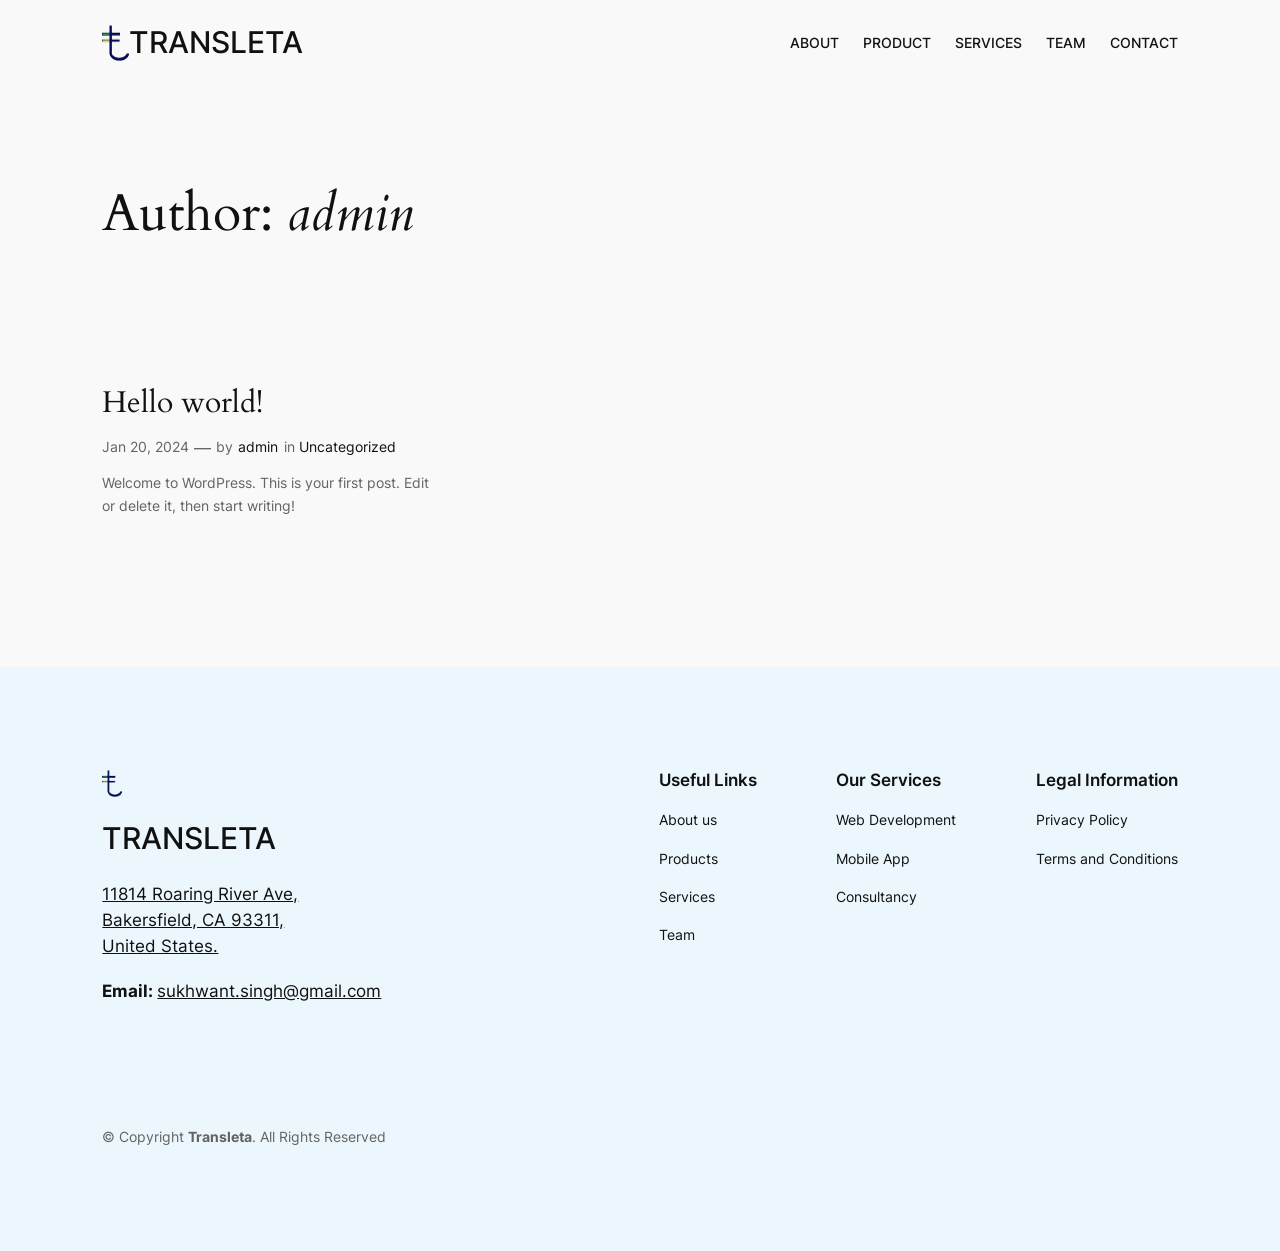
<file: author/admin/index.html>
<!DOCTYPE html>
<html lang="en-US">
<head>
	<meta charset="UTF-8">
	<meta name="viewport" content="width=device-width, initial-scale=1">
<meta name="robots" content="noindex, nofollow">
<title>admin &#8211; transleta</title>
<link rel="alternate" type="application/rss+xml" title="transleta &raquo; Feed" href="./../../feed/index.html">
<link rel="alternate" type="application/rss+xml" title="transleta &raquo; Comments Feed" href="./../../comments/feed/index.html">
<link rel="alternate" type="application/rss+xml" title="transleta &raquo; Posts by admin Feed" href="./feed/index.html">
<script>
window._wpemojiSettings = {"baseUrl":"https:\/\/s.w.org\/images\/core\/emoji\/14.0.0\/72x72\/","ext":".png","svgUrl":"https:\/\/s.w.org\/images\/core\/emoji\/14.0.0\/svg\/","svgExt":".svg","source":{"concatemoji":".\/\/wp-includes\/js\/wp-emoji-release.min.js?ver=6.4.2"}};
/*! This file is auto-generated */
!function(i,n){var o,s,e;function c(e){try{var t={supportTests:e,timestamp:(new Date).valueOf()};sessionStorage.setItem(o,JSON.stringify(t))}catch(e){}}function p(e,t,n){e.clearRect(0,0,e.canvas.width,e.canvas.height),e.fillText(t,0,0);var t=new Uint32Array(e.getImageData(0,0,e.canvas.width,e.canvas.height).data),r=(e.clearRect(0,0,e.canvas.width,e.canvas.height),e.fillText(n,0,0),new Uint32Array(e.getImageData(0,0,e.canvas.width,e.canvas.height).data));return t.every(function(e,t){return e===r[t]})}function u(e,t,n){switch(t){case"flag":return n(e,"🏳️‍⚧️","🏳️​⚧️")?!1:!n(e,"🇺🇳","🇺​🇳")&&!n(e,"🏴󠁧󠁢󠁥󠁮󠁧󠁿","🏴​󠁧​󠁢​󠁥​󠁮​󠁧​󠁿");case"emoji":return!n(e,"🫱🏻‍🫲🏿","🫱🏻​🫲🏿")}return!1}function f(e,t,n){var r="undefined"!=typeof WorkerGlobalScope&&self instanceof WorkerGlobalScope?new OffscreenCanvas(300,150):i.createElement("canvas"),a=r.getContext("2d",{willReadFrequently:!0}),o=(a.textBaseline="top",a.font="600 32px Arial",{});return e.forEach(function(e){o[e]=t(a,e,n)}),o}function t(e){var t=i.createElement("script");t.src=e,t.defer=!0,i.head.appendChild(t)}"undefined"!=typeof Promise&&(o="wpEmojiSettingsSupports",s=["flag","emoji"],n.supports={everything:!0,everythingExceptFlag:!0},e=new Promise(function(e){i.addEventListener("DOMContentLoaded",e,{once:!0})}),new Promise(function(t){var n=function(){try{var e=JSON.parse(sessionStorage.getItem(o));if("object"==typeof e&&"number"==typeof e.timestamp&&(new Date).valueOf()<e.timestamp+604800&&"object"==typeof e.supportTests)return e.supportTests}catch(e){}return null}();if(!n){if("undefined"!=typeof Worker&&"undefined"!=typeof OffscreenCanvas&&"undefined"!=typeof URL&&URL.createObjectURL&&"undefined"!=typeof Blob)try{var e="postMessage("+f.toString()+"("+[JSON.stringify(s),u.toString(),p.toString()].join(",")+"));",r=new Blob([e],{type:"text/javascript"}),a=new Worker(URL.createObjectURL(r),{name:"wpTestEmojiSupports"});return void(a.onmessage=function(e){c(n=e.data),a.terminate(),t(n)})}catch(e){}c(n=f(s,u,p))}t(n)}).then(function(e){for(var t in e)n.supports[t]=e[t],n.supports.everything=n.supports.everything&&n.supports[t],"flag"!==t&&(n.supports.everythingExceptFlag=n.supports.everythingExceptFlag&&n.supports[t]);n.supports.everythingExceptFlag=n.supports.everythingExceptFlag&&!n.supports.flag,n.DOMReady=!1,n.readyCallback=function(){n.DOMReady=!0}}).then(function(){return e}).then(function(){var e;n.supports.everything||(n.readyCallback(),(e=n.source||{}).concatemoji?t(e.concatemoji):e.wpemoji&&e.twemoji&&(t(e.twemoji),t(e.wpemoji)))}))}((window,document),window._wpemojiSettings);
</script>
<style id="wp-block-site-logo-inline-css">.wp-block-site-logo{box-sizing:border-box;line-height:0}.wp-block-site-logo a{display:inline-block;line-height:0}.wp-block-site-logo.is-default-size img{height:auto;width:120px}.wp-block-site-logo img{height:auto;max-width:100%}.wp-block-site-logo a,.wp-block-site-logo img{border-radius:inherit}.wp-block-site-logo.aligncenter{margin-left:auto;margin-right:auto;text-align:center}.wp-block-site-logo.is-style-rounded{border-radius:9999px}</style>
<style id="wp-block-site-title-inline-css">.wp-block-site-title a{color:inherit}
.wp-block-site-title{font-family: var(--wp--preset--font-family--body);font-size: clamp(0.875rem, 0.875rem + ((1vw - 0.2rem) * 0.542), 1.2rem);font-style: normal;font-weight: 600;}
.wp-block-site-title a:where(:not(.wp-element-button)){text-decoration: none;}
.wp-block-site-title a:where(:not(.wp-element-button)):hover{text-decoration: none;}</style>
<style id="wp-block-group-inline-css">.wp-block-group{box-sizing:border-box}</style>
<style id="wp-block-navigation-link-inline-css">.wp-block-navigation .wp-block-navigation-item__label{overflow-wrap:break-word}.wp-block-navigation .wp-block-navigation-item__description{display:none}

				.is-style-arrow-link .wp-block-navigation-item__label:after {
					content: "\2197";
					padding-inline-start: 0.25rem;
					vertical-align: middle;
					text-decoration: none;
					display: inline-block;
				}</style>
<link rel="stylesheet" id="wp-block-navigation-css" href="./../../wp-includes/blocks/navigation/style.min.css?ver=6.4.2" media="all">
<style id="wp-block-navigation-inline-css">.wp-block-navigation{font-weight: 500;}
.wp-block-navigation a:where(:not(.wp-element-button)){color: inherit;text-decoration: none;}
.wp-block-navigation a:where(:not(.wp-element-button)):hover{text-decoration: underline;}</style>
<link rel="stylesheet" id="tw-block-navigation-css" href="./../../wp-content/plugins/twentig/dist/blocks/navigation/style.css?ver=6.4.2" media="all">
<style id="wp-block-query-title-inline-css">.wp-block-query-title{box-sizing:border-box}</style>
<style id="wp-block-paragraph-inline-css">.is-small-text{font-size:.875em}.is-regular-text{font-size:1em}.is-large-text{font-size:2.25em}.is-larger-text{font-size:3em}.has-drop-cap:not(:focus):first-letter{float:left;font-size:8.4em;font-style:normal;font-weight:100;line-height:.68;margin:.05em .1em 0 0;text-transform:uppercase}body.rtl .has-drop-cap:not(:focus):first-letter{float:none;margin-left:.1em}p.has-drop-cap.has-background{overflow:hidden}p.has-background{padding:1.25em 2.375em}:where(p.has-text-color:not(.has-link-color)) a{color:inherit}p.has-text-align-left[style*="writing-mode:vertical-lr"],p.has-text-align-right[style*="writing-mode:vertical-rl"]{rotate:180deg}</style>
<style id="wp-block-query-no-results-inline-css">.wp-block-query-no-results{padding-top: var(--wp--preset--spacing--30);}</style>
<style id="wp-block-post-featured-image-inline-css">.wp-block-post-featured-image{margin-left:0;margin-right:0}.wp-block-post-featured-image a{display:block;height:100%}.wp-block-post-featured-image img{box-sizing:border-box;height:auto;max-width:100%;vertical-align:bottom;width:100%}.wp-block-post-featured-image.alignfull img,.wp-block-post-featured-image.alignwide img{width:100%}.wp-block-post-featured-image .wp-block-post-featured-image__overlay.has-background-dim{background-color:#000;inset:0;position:absolute}.wp-block-post-featured-image{position:relative}.wp-block-post-featured-image .wp-block-post-featured-image__overlay.has-background-gradient{background-color:transparent}.wp-block-post-featured-image .wp-block-post-featured-image__overlay.has-background-dim-0{opacity:0}.wp-block-post-featured-image .wp-block-post-featured-image__overlay.has-background-dim-10{opacity:.1}.wp-block-post-featured-image .wp-block-post-featured-image__overlay.has-background-dim-20{opacity:.2}.wp-block-post-featured-image .wp-block-post-featured-image__overlay.has-background-dim-30{opacity:.3}.wp-block-post-featured-image .wp-block-post-featured-image__overlay.has-background-dim-40{opacity:.4}.wp-block-post-featured-image .wp-block-post-featured-image__overlay.has-background-dim-50{opacity:.5}.wp-block-post-featured-image .wp-block-post-featured-image__overlay.has-background-dim-60{opacity:.6}.wp-block-post-featured-image .wp-block-post-featured-image__overlay.has-background-dim-70{opacity:.7}.wp-block-post-featured-image .wp-block-post-featured-image__overlay.has-background-dim-80{opacity:.8}.wp-block-post-featured-image .wp-block-post-featured-image__overlay.has-background-dim-90{opacity:.9}.wp-block-post-featured-image .wp-block-post-featured-image__overlay.has-background-dim-100{opacity:1}.wp-block-post-featured-image:where(.alignleft,.alignright){width:100%}
.wp-block-post-featured-image img, .wp-block-post-featured-image .block-editor-media-placeholder, .wp-block-post-featured-image .wp-block-post-featured-image__overlay{border-radius: var(--wp--preset--spacing--20);}</style>
<style id="tw-block-post-featured-image-inline-css">.wp-block-post-featured-image[class*="tw-img-ratio"] img{aspect-ratio:var(--tw-img-ratio);object-fit:cover}.wp-block-post-featured-image.is-style-tw-rounded-corners :where(img,span){border-radius:var(--tw-block-rounded)}.wp-block-post-featured-image.is-style-rounded :where(img,span){border-radius:9999px}.wp-block-post-featured-image.is-style-tw-frame span{margin:12px}.wp-block-post-featured-image.is-style-tw-border img{border:1px solid var(--tw-block-border-color)}.wp-block-post-featured-image.is-style-tw-shadow img{box-shadow:var(--tw-block-shadow)}.wp-block-post-featured-image.is-style-tw-hard-shadow img{box-shadow:var(--tw-block-hard-shadow)}.wp-block-post-featured-image[style*="--shape"] :where(img,span){-webkit-clip-path:var(--shape);clip-path:var(--shape)}</style>
<style id="wp-block-post-title-inline-css">.wp-block-post-title{box-sizing:border-box;word-break:break-word}.wp-block-post-title a{display:inline-block}
.wp-block-post-title a:where(:not(.wp-element-button)){text-decoration: none;}
.wp-block-post-title a:where(:not(.wp-element-button)):hover{text-decoration: underline;}</style>
<style id="wp-block-post-date-inline-css">.wp-block-post-date{box-sizing:border-box}
.wp-block-post-date{color: var(--wp--preset--color--contrast-2);font-size: var(--wp--preset--font-size--small);}
.wp-block-post-date a:where(:not(.wp-element-button)){color: var(--wp--preset--color--contrast-2);text-decoration: none;}
.wp-block-post-date a:where(:not(.wp-element-button)):hover{text-decoration: underline;}</style>
<style id="wp-block-post-author-name-inline-css">.wp-block-post-author-name{font-size: var(--wp--preset--font-size--small);}
.wp-block-post-author-name a:where(:not(.wp-element-button)){text-decoration: none;}
.wp-block-post-author-name a:where(:not(.wp-element-button)):hover{text-decoration: underline;}</style>
<style id="wp-block-post-terms-inline-css">.wp-block-post-terms{box-sizing:border-box}.wp-block-post-terms .wp-block-post-terms__separator{white-space:pre-wrap}

				.is-style-pill a,
				.is-style-pill span:not([class], [data-rich-text-placeholder]) {
					display: inline-block;
					background-color: var(--wp--preset--color--base-2);
					padding: 0.375rem 0.875rem;
					border-radius: var(--wp--preset--spacing--20);
				}

				.is-style-pill a:hover {
					background-color: var(--wp--preset--color--contrast-3);
				}
.wp-block-post-terms{font-size: var(--wp--preset--font-size--small);}
.wp-block-post-terms a:where(:not(.wp-element-button)){text-decoration: none;}
.wp-block-post-terms a:where(:not(.wp-element-button)):hover{text-decoration: underline;}</style>
<style id="tw-block-post-terms-inline-css">.wp-block-post-terms:is(.is-style-tw-outline,.is-style-tw-outline-pill,.is-style-tw-outline-rounded) a{text-decoration:none!important;padding:0.5rem 1rem;border:1px solid;margin-block:6px;display:inline-block}.wp-block-post-terms.is-style-tw-outline-rounded a{border-radius:var(--tw-block-rounded-sm)}.wp-block-post-terms.is-style-tw-outline-pill a{border-radius:100px}.wp-block-post-terms.is-style-tw-hashtag a::before{content:"#"}.wp-block-post-terms:where(.is-style-tw-outline,.is-style-tw-outline-pill,.is-style-tw-outline-rounded,.is-style-tw-hashtag,.is-style-tw-plain) .wp-block-post-terms__separator{visibility:hidden;display:inline-block;width:12px}.wp-block-post-terms.is-style-tw-plain .wp-block-post-terms__separator{width:20px}.wp-block-post-terms.has-background{padding:0.2em 0.5em}.wp-block-post-terms.tw-no-link a{text-decoration:none;cursor:auto}.wp-block-post-terms.is-style-tw-list{display:flex;flex-direction:column;gap:0.2em}.wp-block-post-terms.is-style-tw-list .wp-block-post-terms__separator{display:none}</style>
<style id="wp-block-post-excerpt-inline-css">:where(.wp-block-post-excerpt){margin-bottom:var(--wp--style--block-gap);margin-top:var(--wp--style--block-gap)}.wp-block-post-excerpt__excerpt{margin-bottom:0;margin-top:0}.wp-block-post-excerpt__more-text{margin-bottom:0;margin-top:var(--wp--style--block-gap)}.wp-block-post-excerpt__more-link{display:inline-block}
.wp-block-post-excerpt{line-height: 1.6;}</style>
<style id="wp-block-spacer-inline-css">.wp-block-spacer{clear:both}</style>
<style id="wp-block-post-template-inline-css">.wp-block-post-template{list-style:none;margin-block:0;max-width:100%;padding:0}.wp-block-post-template.wp-block-post-template{background:none}.wp-block-post-template:where(.is-layout-flow):not(.is-flex-container) > li + li{margin-block-start:var(--tw-gap-y,var(--wp--style--block-gap))}@media (max-width:767px){ul.wp-block-post-template.is-layout-grid{grid-template-columns:1fr}}@media (min-width:768px) and (max-width:1023px){ul.wp-block-post-template.is-layout-grid:not(.columns-1){grid-template-columns:repeat(2,minmax(0,1fr))}}.wp-block-post-template.is-flex-container{display:grid;gap:var(--tw-gap-y,var(--wp--style--block-gap)) var(--tw-gap-x,var(--wp--style--block-gap))}.wp-block-post-template.is-flex-container li{margin:0;width:100%}@media (min-width:768px){.wp-block-post-template.is-flex-container{grid-template-columns:repeat(2,minmax(0,1fr))}}@media (min-width:1024px){.wp-block-post-template.columns-3.is-flex-container{grid-template-columns:repeat(3,minmax(0,1fr))}.wp-block-post-template.columns-4.is-flex-container{grid-template-columns:repeat(4,minmax(0,1fr))}.wp-block-post-template.columns-5.is-flex-container{grid-template-columns:repeat(5,minmax(0,1fr))}.wp-block-post-template.columns-6.is-flex-container{grid-template-columns:repeat(6,minmax(0,1fr))}}</style>
<style id="tw-block-post-template-inline-css">.is-layout-grid.tw-valign-top,.wp-block-query.tw-valign-top > .wp-block-post-template{align-items:flex-start}.is-layout-grid.tw-valign-center,.wp-block-query.tw-valign-center > .wp-block-post-template{align-items:center}.is-layout-grid.tw-valign-bottom,.wp-block-query.tw-valign-bottom > .wp-block-post-template{align-items:flex-end}.wp-block-query.tw-custom-gap .wp-block-post-template:not(.is-flex-container){gap:var(--tw-gap-y,var(--wp--style--block-gap,1.25em)) var(--tw-gap-x,var(--wp--style--block-gap,1.25em))}@media (max-width:767px){.wp-block-post-template.is-flex-container{column-gap:min(var(--tw-gap-x,var(--wp--style--block-gap,1.25em)),20px)}.wp-block-query.tw-cols-small > .is-flex-container,ul.wp-block-post-template-is-layout-grid.tw-cols-small{grid-template-columns:repeat(2,minmax(0,1fr))!important}}@media (min-width:768px){.wp-block-query.tw-cols-small .columns-3,ul.wp-block-post-template.tw-cols-small.columns-3{grid-template-columns:repeat(3,minmax(0,1fr))}.wp-block-query.tw-cols-small .columns-4,ul.wp-block-post-template.tw-cols-small.columns-4{grid-template-columns:repeat(4,minmax(0,1fr))}}@media (max-width:1199px){.wp-block-post-template.is-flex-container{column-gap:clamp(min(var(--tw-gap-x,var(--wp--style--block-gap,1.25em)),16px),5.25%,var(--tw-gap-x,var(--wp--style--block-gap,1.25em)))}}@media (min-width:768px) and (max-width:1023px){.wp-block-query.tw-cols-large .columns-2,ul.wp-block-post-template.tw-cols-large.columns-2{grid-template-columns:repeat(1,minmax(0,1fr))}.wp-block-query.tw-cols-small .wp-block-post-template:is(.columns-5,.columns-6),ul.wp-block-post-template.tw-cols-small:is(.columns-5,.columns-6){grid-template-columns:repeat(4,minmax(0,1fr))}}@media (min-width:1024px) and (max-width:1199px){.wp-block-query.tw-cols-large .columns-3,ul.wp-block-post-template.tw-cols-large.columns-3{grid-template-columns:repeat(2,minmax(0,1fr))}.wp-block-query.tw-cols-large .columns-4,ul.wp-block-post-template.tw-cols-large.columns-4{grid-template-columns:repeat(3,minmax(0,1fr))}.wp-block-query.tw-cols-large .wp-block-post-template.columns-5,.wp-block-query:is(.tw-cols-small,.tw-cols-large) .wp-block-post-template.columns-6,ul.wp-block-post-template.tw-cols-large.columns-5,ul.wp-block-post-template:is(.tw-cols-small,.tw-cols-large).columns-6{grid-template-columns:repeat(4,minmax(0,1fr))}}.wp-block-post-excerpt__more-text{margin-top:1em}.wp-block-query .tw-stretched-link :where(.wp-block-post-terms:not(.tw-no-link),.wp-block-post-author__name,.wp-block-read-more){position:relative;z-index:2}.wp-block-query .wp-block-post .tw-stretched-link a::after{content:none}.wp-block-query .wp-block-post .tw-stretched-link .wp-block-post-title a::after{content:""}</style>
<style id="wp-block-query-pagination-inline-css">.wp-block-query-pagination>.wp-block-query-pagination-next,.wp-block-query-pagination>.wp-block-query-pagination-numbers,.wp-block-query-pagination>.wp-block-query-pagination-previous{margin-bottom:.5em;margin-right:.5em}.wp-block-query-pagination>.wp-block-query-pagination-next:last-child,.wp-block-query-pagination>.wp-block-query-pagination-numbers:last-child,.wp-block-query-pagination>.wp-block-query-pagination-previous:last-child{margin-right:0}.wp-block-query-pagination.is-content-justification-space-between>.wp-block-query-pagination-next:last-of-type{-webkit-margin-start:auto;margin-inline-start:auto}.wp-block-query-pagination.is-content-justification-space-between>.wp-block-query-pagination-previous:first-child{-webkit-margin-end:auto;margin-inline-end:auto}.wp-block-query-pagination .wp-block-query-pagination-previous-arrow{display:inline-block;margin-right:1ch}.wp-block-query-pagination .wp-block-query-pagination-previous-arrow:not(.is-arrow-chevron){transform:scaleX(1)}.wp-block-query-pagination .wp-block-query-pagination-next-arrow{display:inline-block;margin-left:1ch}.wp-block-query-pagination .wp-block-query-pagination-next-arrow:not(.is-arrow-chevron){transform:scaleX(1)}.wp-block-query-pagination.aligncenter{justify-content:center}</style>
<style id="tw-block-query-pagination-inline-css">.wp-block-query-pagination :is(.is-style-tw-btn-pill,.is-style-tw-btn-square,.is-style-tw-btn-rounded){padding:0.375em 1em;border:1px solid;text-decoration:none}.wp-block-query-pagination .is-style-tw-btn-pill{border-radius:50px}.is-style-tw-rounded .page-numbers,.wp-block-query-pagination .is-style-tw-btn-rounded{border-radius:var(--tw-block-rounded-sm)}.wp-block-query-pagination :is(.is-style-tw-btn-pill,.is-style-tw-btn-square,.is-style-tw-btn-rounded):hover{opacity:0.85;text-decoration:none}.wp-block-query-pagination .has-background:where(.is-style-tw-btn-pill,.is-style-tw-btn-square,.is-style-tw-btn-rounded){border-color:transparent}.wp-block-query-pagination-numbers.is-style-tw-plain .current{text-decoration:none}.wp-block-query-pagination-numbers:where(.is-style-tw-circle,.is-style-tw-square,.is-style-tw-rounded) .page-numbers:not(.dots){width:2em;height:2em;padding:0;line-height:calc(2em - 2px);display:inline-block;text-align:center;text-decoration:none}.wp-block-query-pagination-numbers:where(.is-style-tw-circle,.is-style-tw-square,.is-style-tw-rounded) a.page-numbers:hover{text-decoration:underline;text-decoration-thickness:1px}.is-style-tw-circle .page-numbers{border-radius:50%}.wp-block-query-pagination-numbers:where(.is-style-tw-circle,.is-style-tw-square,.is-style-tw-rounded) .current{border:1px solid;text-decoration:none}.wp-block-query-pagination.has-background{padding:20px 24px}</style>
<style id="wp-block-heading-inline-css">h1.has-background,h2.has-background,h3.has-background,h4.has-background,h5.has-background,h6.has-background{padding:1.25em 2.375em}h1.has-text-align-left[style*=writing-mode]:where([style*=vertical-lr]),h1.has-text-align-right[style*=writing-mode]:where([style*=vertical-rl]),h2.has-text-align-left[style*=writing-mode]:where([style*=vertical-lr]),h2.has-text-align-right[style*=writing-mode]:where([style*=vertical-rl]),h3.has-text-align-left[style*=writing-mode]:where([style*=vertical-lr]),h3.has-text-align-right[style*=writing-mode]:where([style*=vertical-rl]),h4.has-text-align-left[style*=writing-mode]:where([style*=vertical-lr]),h4.has-text-align-right[style*=writing-mode]:where([style*=vertical-rl]),h5.has-text-align-left[style*=writing-mode]:where([style*=vertical-lr]),h5.has-text-align-right[style*=writing-mode]:where([style*=vertical-rl]),h6.has-text-align-left[style*=writing-mode]:where([style*=vertical-lr]),h6.has-text-align-right[style*=writing-mode]:where([style*=vertical-rl]){rotate:180deg}

				.is-style-asterisk:before {
					content: '';
					width: 1.5rem;
					height: 3rem;
					background: var(--wp--preset--color--contrast-2, currentColor);
					clip-path: path('M11.93.684v8.039l5.633-5.633 1.216 1.23-5.66 5.66h8.04v1.737H13.2l5.701 5.701-1.23 1.23-5.742-5.742V21h-1.737v-8.094l-5.77 5.77-1.23-1.217 5.743-5.742H.842V9.98h8.162l-5.701-5.7 1.23-1.231 5.66 5.66V.684h1.737Z');
					display: block;
				}

				/* Hide the asterisk if the heading has no content, to avoid using empty headings to display the asterisk only, which is an A11Y issue */
				.is-style-asterisk:empty:before {
					content: none;
				}

				.is-style-asterisk:-moz-only-whitespace:before {
					content: none;
				}

				.is-style-asterisk.has-text-align-center:before {
					margin: 0 auto;
				}

				.is-style-asterisk.has-text-align-right:before {
					margin-left: auto;
				}

				.rtl .is-style-asterisk.has-text-align-left:before {
					margin-right: auto;
				}</style>
<style id="wp-block-columns-inline-css">.wp-block-columns{align-items:normal!important;box-sizing:border-box;display:flex;flex-wrap:wrap!important}.wp-block-columns.are-vertically-aligned-top{align-items:flex-start}.wp-block-columns.are-vertically-aligned-center{align-items:center}.wp-block-columns.are-vertically-aligned-bottom{align-items:flex-end}@media (min-width:768px){.wp-block-columns{flex-wrap:nowrap!important}.wp-block-columns:not(.is-not-stacked-on-mobile) > .wp-block-column{flex-basis:0;flex-grow:1}.wp-block-columns:not(.is-not-stacked-on-mobile) > .wp-block-column[style*="flex-basis"]{flex-grow:0}}.wp-block-columns.is-not-stacked-on-mobile{flex-wrap:nowrap!important}.wp-block-columns.is-not-stacked-on-mobile > .wp-block-column{flex-basis:0;flex-grow:1}.wp-block-columns.is-not-stacked-on-mobile > .wp-block-column[style*="flex-basis"]{flex-grow:0}@media (max-width:767px){.wp-block-columns:not(.is-not-stacked-on-mobile) > .wp-block-column{flex-basis:100%!important}}:where(.wp-block-columns.has-background){padding:1.25em 2.375em}.wp-block-column{flex-grow:1;min-width:0;word-break:break-word;overflow-wrap:break-word}.wp-block-column.is-vertically-aligned-top{align-self:flex-start;width:100%}.wp-block-column.is-vertically-aligned-center{align-self:center;width:100%}.wp-block-column.is-vertically-aligned-bottom{align-self:flex-end;width:100%}@media (min-width:768px) and (max-width:1023px){.wp-block-columns.tw-cols-stack-md-2:not(.tw-justify-center){display:grid;grid-template-columns:repeat(2,minmax(0,1fr))}.wp-block-columns.tw-cols-stack-md-2.tw-justify-center{flex-wrap:wrap!important}.wp-block-columns.tw-cols-stack-md-2.tw-justify-center > .wp-block-column{flex-basis:calc(50% - 16px);flex-grow:0}}@media (max-width:1023px){.wp-block-columns.tw-cols-stack-md{flex-wrap:wrap!important}.wp-block-columns.tw-cols-stack-md > .wp-block-column{flex-basis:100%!important}body .wp-block-columns.tw-large-gap{column-gap:32px}}</style>
<style id="tw-block-columns-inline-css">.is-style-tw-col-shadow,.wp-block-column.is-style-tw-shadow{box-shadow:var(--tw-block-shadow)}.is-style-tw-col-hard-shadow,.wp-block-column.is-style-tw-hard-shadow{box-shadow:var(--tw-block-hard-shadow)}:where(.is-style-tw-col-shadow,.is-style-tw-col-hard-shadow){background-color:#fff;color:#000}.is-style-tw-col-border-top{border-style:none;border-top:1px solid;padding-top:24px}.tw-stretched-blocks > .wp-block-column,.wp-block-column.tw-stack{display:flex;flex-direction:column}.tw-stretched-blocks > .wp-block-column > :is(.wp-block-image,.wp-block-post-featured-image,.wp-block-group:only-child,.wp-block-cover,.wp-block-columns,.wp-block-gallery){flex-grow:1}.tw-stretched-blocks > .wp-block-column > :is(.wp-block-image,.wp-block-post-featured-image) img{min-height:100%;object-fit:cover}.tw-stretched-blocks > .wp-block-column > :is(.wp-block-image,.wp-block-post-featured-image) a{height:100%}.wp-block-columns[style*="radius"]{overflow:hidden}</style>
<style id="wp-emoji-styles-inline-css">img.wp-smiley, img.emoji {
		display: inline !important;
		border: none !important;
		box-shadow: none !important;
		height: 1em !important;
		width: 1em !important;
		margin: 0 0.07em !important;
		vertical-align: -0.1em !important;
		background: none !important;
		padding: 0 !important;
	}</style>
<style id="wp-block-library-inline-css">:root{--wp-admin-theme-color:#007cba;--wp-admin-theme-color--rgb:0,124,186;--wp-admin-theme-color-darker-10:#006ba1;--wp-admin-theme-color-darker-10--rgb:0,107,161;--wp-admin-theme-color-darker-20:#005a87;--wp-admin-theme-color-darker-20--rgb:0,90,135;--wp-admin-border-width-focus:2px;--wp-block-synced-color:#7a00df;--wp-block-synced-color--rgb:122,0,223}@media (min-resolution:192dpi){:root{--wp-admin-border-width-focus:1.5px}}.wp-element-button{cursor:pointer}:root{--wp--preset--font-size--normal:16px;--wp--preset--font-size--huge:42px}:root .has-very-light-gray-background-color{background-color:#eee}:root .has-very-dark-gray-background-color{background-color:#313131}:root .has-very-light-gray-color{color:#eee}:root .has-very-dark-gray-color{color:#313131}:root .has-vivid-green-cyan-to-vivid-cyan-blue-gradient-background{background:linear-gradient(135deg,#00d084,#0693e3)}:root .has-purple-crush-gradient-background{background:linear-gradient(135deg,#34e2e4,#4721fb 50%,#ab1dfe)}:root .has-hazy-dawn-gradient-background{background:linear-gradient(135deg,#faaca8,#dad0ec)}:root .has-subdued-olive-gradient-background{background:linear-gradient(135deg,#fafae1,#67a671)}:root .has-atomic-cream-gradient-background{background:linear-gradient(135deg,#fdd79a,#004a59)}:root .has-nightshade-gradient-background{background:linear-gradient(135deg,#330968,#31cdcf)}:root .has-midnight-gradient-background{background:linear-gradient(135deg,#020381,#2874fc)}.has-regular-font-size{font-size:1em}.has-larger-font-size{font-size:2.625em}.has-normal-font-size{font-size:var(--wp--preset--font-size--normal)}.has-huge-font-size{font-size:var(--wp--preset--font-size--huge)}.has-text-align-center{text-align:center}.has-text-align-left{text-align:left}.has-text-align-right{text-align:right}#end-resizable-editor-section{display:none}.aligncenter{clear:both}.items-justified-left{justify-content:flex-start}.items-justified-center{justify-content:center}.items-justified-right{justify-content:flex-end}.items-justified-space-between{justify-content:space-between}.screen-reader-text{clip:rect(1px,1px,1px,1px);word-wrap:normal!important;border:0;-webkit-clip-path:inset(50%);clip-path:inset(50%);height:1px;margin:-1px;overflow:hidden;padding:0;position:absolute;width:1px}.screen-reader-text:focus{clip:auto!important;background-color:#ddd;-webkit-clip-path:none;clip-path:none;color:#444;display:block;font-size:1em;height:auto;left:5px;line-height:normal;padding:15px 23px 14px;text-decoration:none;top:5px;width:auto;z-index:100000}html :where(.has-border-color){border-style:solid}html :where([style*=border-top-color]){border-top-style:solid}html :where([style*=border-right-color]){border-right-style:solid}html :where([style*=border-bottom-color]){border-bottom-style:solid}html :where([style*=border-left-color]){border-left-style:solid}html :where([style*=border-width]){border-style:solid}html :where([style*=border-top-width]){border-top-style:solid}html :where([style*=border-right-width]){border-right-style:solid}html :where([style*=border-bottom-width]){border-bottom-style:solid}html :where([style*=border-left-width]){border-left-style:solid}html :where(img[class*=wp-image-]){height:auto;max-width:100%}:where(figure){margin:0 0 1em}html :where(.is-position-sticky){--wp-admin--admin-bar--position-offset:var(--wp-admin--admin-bar--height,0px)}@media screen and (max-width:600px){html :where(.is-position-sticky){--wp-admin--admin-bar--position-offset:0px}}</style>
<link rel="stylesheet" id="twentig-blocks-css" href="./../../wp-content/plugins/twentig/dist/blocks/common.css?ver=eaa87ee0767677a5a728" media="all">
<style id="global-styles-inline-css">body{--wp--preset--color--black: #000000;--wp--preset--color--cyan-bluish-gray: #abb8c3;--wp--preset--color--white: #ffffff;--wp--preset--color--pale-pink: #f78da7;--wp--preset--color--vivid-red: #cf2e2e;--wp--preset--color--luminous-vivid-orange: #ff6900;--wp--preset--color--luminous-vivid-amber: #fcb900;--wp--preset--color--light-green-cyan: #7bdcb5;--wp--preset--color--vivid-green-cyan: #00d084;--wp--preset--color--pale-cyan-blue: #8ed1fc;--wp--preset--color--vivid-cyan-blue: #0693e3;--wp--preset--color--vivid-purple: #9b51e0;--wp--preset--color--base: #f9f9f9;--wp--preset--color--base-2: #ffffff;--wp--preset--color--contrast: #111111;--wp--preset--color--contrast-2: #636363;--wp--preset--color--contrast-3: #A4A4A4;--wp--preset--color--accent: #49b5e7;--wp--preset--color--accent-2: #ebf7fc;--wp--preset--color--accent-3: #1c698c;--wp--preset--color--accent-4: #b1c5a4;--wp--preset--color--accent-5: #b5bdbc;--wp--preset--gradient--vivid-cyan-blue-to-vivid-purple: linear-gradient(135deg,rgba(6,147,227,1) 0%,rgb(155,81,224) 100%);--wp--preset--gradient--light-green-cyan-to-vivid-green-cyan: linear-gradient(135deg,rgb(122,220,180) 0%,rgb(0,208,130) 100%);--wp--preset--gradient--luminous-vivid-amber-to-luminous-vivid-orange: linear-gradient(135deg,rgba(252,185,0,1) 0%,rgba(255,105,0,1) 100%);--wp--preset--gradient--luminous-vivid-orange-to-vivid-red: linear-gradient(135deg,rgba(255,105,0,1) 0%,rgb(207,46,46) 100%);--wp--preset--gradient--very-light-gray-to-cyan-bluish-gray: linear-gradient(135deg,rgb(238,238,238) 0%,rgb(169,184,195) 100%);--wp--preset--gradient--cool-to-warm-spectrum: linear-gradient(135deg,rgb(74,234,220) 0%,rgb(151,120,209) 20%,rgb(207,42,186) 40%,rgb(238,44,130) 60%,rgb(251,105,98) 80%,rgb(254,248,76) 100%);--wp--preset--gradient--blush-light-purple: linear-gradient(135deg,rgb(255,206,236) 0%,rgb(152,150,240) 100%);--wp--preset--gradient--blush-bordeaux: linear-gradient(135deg,rgb(254,205,165) 0%,rgb(254,45,45) 50%,rgb(107,0,62) 100%);--wp--preset--gradient--luminous-dusk: linear-gradient(135deg,rgb(255,203,112) 0%,rgb(199,81,192) 50%,rgb(65,88,208) 100%);--wp--preset--gradient--pale-ocean: linear-gradient(135deg,rgb(255,245,203) 0%,rgb(182,227,212) 50%,rgb(51,167,181) 100%);--wp--preset--gradient--electric-grass: linear-gradient(135deg,rgb(202,248,128) 0%,rgb(113,206,126) 100%);--wp--preset--gradient--midnight: linear-gradient(135deg,rgb(2,3,129) 0%,rgb(40,116,252) 100%);--wp--preset--gradient--gradient-1: linear-gradient(to bottom, #cfcabe 0%, #F9F9F9 100%);--wp--preset--gradient--gradient-2: linear-gradient(to bottom, #C2A990 0%, #F9F9F9 100%);--wp--preset--gradient--gradient-3: linear-gradient(to bottom, #D8613C 0%, #F9F9F9 100%);--wp--preset--gradient--gradient-4: linear-gradient(to bottom, #B1C5A4 0%, #F9F9F9 100%);--wp--preset--gradient--gradient-5: linear-gradient(to bottom, #B5BDBC 0%, #F9F9F9 100%);--wp--preset--gradient--gradient-6: linear-gradient(to bottom, #A4A4A4 0%, #F9F9F9 100%);--wp--preset--gradient--gradient-7: linear-gradient(to bottom, #cfcabe 50%, #F9F9F9 50%);--wp--preset--gradient--gradient-8: linear-gradient(to bottom, #C2A990 50%, #F9F9F9 50%);--wp--preset--gradient--gradient-9: linear-gradient(to bottom, #D8613C 50%, #F9F9F9 50%);--wp--preset--gradient--gradient-10: linear-gradient(to bottom, #B1C5A4 50%, #F9F9F9 50%);--wp--preset--gradient--gradient-11: linear-gradient(to bottom, #B5BDBC 50%, #F9F9F9 50%);--wp--preset--gradient--gradient-12: linear-gradient(to bottom, #A4A4A4 50%, #F9F9F9 50%);--wp--preset--font-size--small: 0.9rem;--wp--preset--font-size--medium: 1.05rem;--wp--preset--font-size--large: clamp(1.39rem, 1.39rem + ((1vw - 0.2rem) * 0.767), 1.85rem);--wp--preset--font-size--x-large: clamp(1.85rem, 1.85rem + ((1vw - 0.2rem) * 1.083), 2.5rem);--wp--preset--font-size--xx-large: clamp(2.5rem, 2.5rem + ((1vw - 0.2rem) * 1.283), 3.27rem);--wp--preset--font-family--body: "Inter", sans-serif;--wp--preset--font-family--heading: Cardo;--wp--preset--font-family--system-sans-serif: -apple-system, BlinkMacSystemFont, avenir next, avenir, segoe ui, helvetica neue, helvetica, Cantarell, Ubuntu, roboto, noto, arial, sans-serif;--wp--preset--font-family--system-serif: Iowan Old Style, Apple Garamond, Baskerville, Times New Roman, Droid Serif, Times, Source Serif Pro, serif, Apple Color Emoji, Segoe UI Emoji, Segoe UI Symbol;--wp--preset--spacing--10: 1rem;--wp--preset--spacing--20: min(1.5rem, 2vw);--wp--preset--spacing--30: min(2.5rem, 3vw);--wp--preset--spacing--40: min(4rem, 5vw);--wp--preset--spacing--50: min(6.5rem, 8vw);--wp--preset--spacing--60: min(10.5rem, 13vw);--wp--preset--shadow--natural: 6px 6px 9px rgba(0, 0, 0, 0.2);--wp--preset--shadow--deep: 12px 12px 50px rgba(0, 0, 0, 0.4);--wp--preset--shadow--sharp: 6px 6px 0px rgba(0, 0, 0, 0.2);--wp--preset--shadow--outlined: 6px 6px 0px -3px rgba(255, 255, 255, 1), 6px 6px rgba(0, 0, 0, 1);--wp--preset--shadow--crisp: 6px 6px 0px rgba(0, 0, 0, 1);}body { margin: 0;--wp--style--global--content-size: 620px;--wp--style--global--wide-size: 1280px; }.wp-site-blocks { padding-top: var(--wp--style--root--padding-top); padding-bottom: var(--wp--style--root--padding-bottom); }.has-global-padding { padding-right: var(--wp--style--root--padding-right); padding-left: var(--wp--style--root--padding-left); }.has-global-padding :where(.has-global-padding:not(.wp-block-block)) { padding-right: 0; padding-left: 0; }.has-global-padding > .alignfull { margin-right: calc(var(--wp--style--root--padding-right) * -1); margin-left: calc(var(--wp--style--root--padding-left) * -1); }.has-global-padding :where(.has-global-padding:not(.wp-block-block)) > .alignfull { margin-right: 0; margin-left: 0; }.has-global-padding > .alignfull:where(:not(.has-global-padding):not(.is-layout-flex):not(.is-layout-grid)) > :where([class*="wp-block-"]:not(.alignfull):not([class*="__"]),p,h1,h2,h3,h4,h5,h6,ul,ol) { padding-right: var(--wp--style--root--padding-right); padding-left: var(--wp--style--root--padding-left); }.has-global-padding :where(.has-global-padding) > .alignfull:where(:not(.has-global-padding)) > :where([class*="wp-block-"]:not(.alignfull):not([class*="__"]),p,h1,h2,h3,h4,h5,h6,ul,ol) { padding-right: 0; padding-left: 0; }.wp-site-blocks > .alignleft { float: left; margin-right: 2em; }.wp-site-blocks > .alignright { float: right; margin-left: 2em; }.wp-site-blocks > .aligncenter { justify-content: center; margin-left: auto; margin-right: auto; }:where(.wp-site-blocks) > * { margin-block-start: 1.2rem; margin-block-end: 0; }:where(.wp-site-blocks) > :first-child:first-child { margin-block-start: 0; }:where(.wp-site-blocks) > :last-child:last-child { margin-block-end: 0; }body { --wp--style--block-gap: 1.2rem; }:where(body .is-layout-flow)  > :first-child:first-child{margin-block-start: 0;}:where(body .is-layout-flow)  > :last-child:last-child{margin-block-end: 0;}:where(body .is-layout-flow)  > *{margin-block-start: 1.2rem;margin-block-end: 0;}:where(body .is-layout-constrained)  > :first-child:first-child{margin-block-start: 0;}:where(body .is-layout-constrained)  > :last-child:last-child{margin-block-end: 0;}:where(body .is-layout-constrained)  > *{margin-block-start: 1.2rem;margin-block-end: 0;}:where(body .is-layout-flex) {gap: 1.2rem;}:where(body .is-layout-grid) {gap: 1.2rem;}body .is-layout-flow > .alignleft{float: left;margin-inline-start: 0;margin-inline-end: 2em;}body .is-layout-flow > .alignright{float: right;margin-inline-start: 2em;margin-inline-end: 0;}body .is-layout-flow > .aligncenter{margin-left: auto !important;margin-right: auto !important;}body .is-layout-constrained > .alignleft{float: left;margin-inline-start: 0;margin-inline-end: 2em;}body .is-layout-constrained > .alignright{float: right;margin-inline-start: 2em;margin-inline-end: 0;}body .is-layout-constrained > .aligncenter{margin-left: auto !important;margin-right: auto !important;}body .is-layout-constrained > :where(:not(.alignleft):not(.alignright):not(.alignfull)){max-width: var(--wp--style--global--content-size);margin-left: auto !important;margin-right: auto !important;}body .is-layout-constrained > .alignwide{max-width: var(--wp--style--global--wide-size);}body .is-layout-flex{display: flex;}body .is-layout-flex{flex-wrap: wrap;align-items: center;}body .is-layout-flex > *{margin: 0;}body .is-layout-grid{display: grid;}body .is-layout-grid > *{margin: 0;}body{background-color: var(--wp--preset--color--base);color: var(--wp--preset--color--contrast);font-family: var(--wp--preset--font-family--body);font-size: var(--wp--preset--font-size--medium);font-style: normal;font-weight: 400;line-height: 1.55;--wp--style--root--padding-top: 0px;--wp--style--root--padding-right: var(--wp--preset--spacing--50);--wp--style--root--padding-bottom: 0px;--wp--style--root--padding-left: var(--wp--preset--spacing--50);}a:where(:not(.wp-element-button)){color: var(--wp--preset--color--contrast);text-decoration: underline;}a:where(:not(.wp-element-button)):hover{color: var(--wp--preset--color--accent);text-decoration: none;}h1, h2, h3, h4, h5, h6{color: var(--wp--preset--color--contrast);font-family: var(--wp--preset--font-family--heading);font-weight: 400;line-height: 1.2;}h1{font-size: var(--wp--preset--font-size--xx-large);line-height: 1.15;}h2{font-size: var(--wp--preset--font-size--x-large);}h3{font-size: var(--wp--preset--font-size--large);}h4{font-size: clamp(1.1rem, 1.1rem + ((1vw - 0.2rem) * 0.767), 1.5rem);}h5{font-size: var(--wp--preset--font-size--medium);}h6{font-size: var(--wp--preset--font-size--small);}.wp-element-button, .wp-block-button__link{background-color: var(--wp--preset--color--accent);border-radius: .33rem;border-color: var(--wp--preset--color--contrast);border-width: 0;color: var(--wp--preset--color--base);font-family: inherit;font-size: var(--wp--preset--font-size--small);font-style: normal;font-weight: 500;line-height: inherit;padding-top: 0.6rem;padding-right: 1rem;padding-bottom: 0.6rem;padding-left: 1rem;text-decoration: none;}.wp-element-button:hover, .wp-block-button__link:hover{background-color: var(--wp--preset--color--contrast-2);border-color: var(--wp--preset--color--contrast-2);color: var(--wp--preset--color--base);}.wp-element-button:focus, .wp-block-button__link:focus{background-color: var(--wp--preset--color--contrast-2);border-color: var(--wp--preset--color--contrast-2);color: var(--wp--preset--color--base);outline-color: var(--wp--preset--color--contrast);outline-offset: 2px;outline-style: dotted;outline-width: 1px;}.wp-element-button:active, .wp-block-button__link:active{background-color: var(--wp--preset--color--contrast);color: var(--wp--preset--color--base);}.wp-element-caption, .wp-block-audio figcaption, .wp-block-embed figcaption, .wp-block-gallery figcaption, .wp-block-image figcaption, .wp-block-table figcaption, .wp-block-video figcaption{color: var(--wp--preset--color--contrast-2);font-family: var(--wp--preset--font-family--body);font-size: 0.8rem;}.has-black-color{color: var(--wp--preset--color--black) !important;}.has-cyan-bluish-gray-color{color: var(--wp--preset--color--cyan-bluish-gray) !important;}.has-white-color{color: var(--wp--preset--color--white) !important;}.has-pale-pink-color{color: var(--wp--preset--color--pale-pink) !important;}.has-vivid-red-color{color: var(--wp--preset--color--vivid-red) !important;}.has-luminous-vivid-orange-color{color: var(--wp--preset--color--luminous-vivid-orange) !important;}.has-luminous-vivid-amber-color{color: var(--wp--preset--color--luminous-vivid-amber) !important;}.has-light-green-cyan-color{color: var(--wp--preset--color--light-green-cyan) !important;}.has-vivid-green-cyan-color{color: var(--wp--preset--color--vivid-green-cyan) !important;}.has-pale-cyan-blue-color{color: var(--wp--preset--color--pale-cyan-blue) !important;}.has-vivid-cyan-blue-color{color: var(--wp--preset--color--vivid-cyan-blue) !important;}.has-vivid-purple-color{color: var(--wp--preset--color--vivid-purple) !important;}.has-base-color{color: var(--wp--preset--color--base) !important;}.has-base-2-color{color: var(--wp--preset--color--base-2) !important;}.has-contrast-color{color: var(--wp--preset--color--contrast) !important;}.has-contrast-2-color{color: var(--wp--preset--color--contrast-2) !important;}.has-contrast-3-color{color: var(--wp--preset--color--contrast-3) !important;}.has-accent-color{color: var(--wp--preset--color--accent) !important;}.has-accent-2-color{color: var(--wp--preset--color--accent-2) !important;}.has-accent-3-color{color: var(--wp--preset--color--accent-3) !important;}.has-accent-4-color{color: var(--wp--preset--color--accent-4) !important;}.has-accent-5-color{color: var(--wp--preset--color--accent-5) !important;}.has-black-background-color{background-color: var(--wp--preset--color--black) !important;}.has-cyan-bluish-gray-background-color{background-color: var(--wp--preset--color--cyan-bluish-gray) !important;}.has-white-background-color{background-color: var(--wp--preset--color--white) !important;}.has-pale-pink-background-color{background-color: var(--wp--preset--color--pale-pink) !important;}.has-vivid-red-background-color{background-color: var(--wp--preset--color--vivid-red) !important;}.has-luminous-vivid-orange-background-color{background-color: var(--wp--preset--color--luminous-vivid-orange) !important;}.has-luminous-vivid-amber-background-color{background-color: var(--wp--preset--color--luminous-vivid-amber) !important;}.has-light-green-cyan-background-color{background-color: var(--wp--preset--color--light-green-cyan) !important;}.has-vivid-green-cyan-background-color{background-color: var(--wp--preset--color--vivid-green-cyan) !important;}.has-pale-cyan-blue-background-color{background-color: var(--wp--preset--color--pale-cyan-blue) !important;}.has-vivid-cyan-blue-background-color{background-color: var(--wp--preset--color--vivid-cyan-blue) !important;}.has-vivid-purple-background-color{background-color: var(--wp--preset--color--vivid-purple) !important;}.has-base-background-color{background-color: var(--wp--preset--color--base) !important;}.has-base-2-background-color{background-color: var(--wp--preset--color--base-2) !important;}.has-contrast-background-color{background-color: var(--wp--preset--color--contrast) !important;}.has-contrast-2-background-color{background-color: var(--wp--preset--color--contrast-2) !important;}.has-contrast-3-background-color{background-color: var(--wp--preset--color--contrast-3) !important;}.has-accent-background-color{background-color: var(--wp--preset--color--accent) !important;}.has-accent-2-background-color{background-color: var(--wp--preset--color--accent-2) !important;}.has-accent-3-background-color{background-color: var(--wp--preset--color--accent-3) !important;}.has-accent-4-background-color{background-color: var(--wp--preset--color--accent-4) !important;}.has-accent-5-background-color{background-color: var(--wp--preset--color--accent-5) !important;}.has-black-border-color{border-color: var(--wp--preset--color--black) !important;}.has-cyan-bluish-gray-border-color{border-color: var(--wp--preset--color--cyan-bluish-gray) !important;}.has-white-border-color{border-color: var(--wp--preset--color--white) !important;}.has-pale-pink-border-color{border-color: var(--wp--preset--color--pale-pink) !important;}.has-vivid-red-border-color{border-color: var(--wp--preset--color--vivid-red) !important;}.has-luminous-vivid-orange-border-color{border-color: var(--wp--preset--color--luminous-vivid-orange) !important;}.has-luminous-vivid-amber-border-color{border-color: var(--wp--preset--color--luminous-vivid-amber) !important;}.has-light-green-cyan-border-color{border-color: var(--wp--preset--color--light-green-cyan) !important;}.has-vivid-green-cyan-border-color{border-color: var(--wp--preset--color--vivid-green-cyan) !important;}.has-pale-cyan-blue-border-color{border-color: var(--wp--preset--color--pale-cyan-blue) !important;}.has-vivid-cyan-blue-border-color{border-color: var(--wp--preset--color--vivid-cyan-blue) !important;}.has-vivid-purple-border-color{border-color: var(--wp--preset--color--vivid-purple) !important;}.has-base-border-color{border-color: var(--wp--preset--color--base) !important;}.has-base-2-border-color{border-color: var(--wp--preset--color--base-2) !important;}.has-contrast-border-color{border-color: var(--wp--preset--color--contrast) !important;}.has-contrast-2-border-color{border-color: var(--wp--preset--color--contrast-2) !important;}.has-contrast-3-border-color{border-color: var(--wp--preset--color--contrast-3) !important;}.has-accent-border-color{border-color: var(--wp--preset--color--accent) !important;}.has-accent-2-border-color{border-color: var(--wp--preset--color--accent-2) !important;}.has-accent-3-border-color{border-color: var(--wp--preset--color--accent-3) !important;}.has-accent-4-border-color{border-color: var(--wp--preset--color--accent-4) !important;}.has-accent-5-border-color{border-color: var(--wp--preset--color--accent-5) !important;}.has-vivid-cyan-blue-to-vivid-purple-gradient-background{background: var(--wp--preset--gradient--vivid-cyan-blue-to-vivid-purple) !important;}.has-light-green-cyan-to-vivid-green-cyan-gradient-background{background: var(--wp--preset--gradient--light-green-cyan-to-vivid-green-cyan) !important;}.has-luminous-vivid-amber-to-luminous-vivid-orange-gradient-background{background: var(--wp--preset--gradient--luminous-vivid-amber-to-luminous-vivid-orange) !important;}.has-luminous-vivid-orange-to-vivid-red-gradient-background{background: var(--wp--preset--gradient--luminous-vivid-orange-to-vivid-red) !important;}.has-very-light-gray-to-cyan-bluish-gray-gradient-background{background: var(--wp--preset--gradient--very-light-gray-to-cyan-bluish-gray) !important;}.has-cool-to-warm-spectrum-gradient-background{background: var(--wp--preset--gradient--cool-to-warm-spectrum) !important;}.has-blush-light-purple-gradient-background{background: var(--wp--preset--gradient--blush-light-purple) !important;}.has-blush-bordeaux-gradient-background{background: var(--wp--preset--gradient--blush-bordeaux) !important;}.has-luminous-dusk-gradient-background{background: var(--wp--preset--gradient--luminous-dusk) !important;}.has-pale-ocean-gradient-background{background: var(--wp--preset--gradient--pale-ocean) !important;}.has-electric-grass-gradient-background{background: var(--wp--preset--gradient--electric-grass) !important;}.has-midnight-gradient-background{background: var(--wp--preset--gradient--midnight) !important;}.has-gradient-1-gradient-background{background: var(--wp--preset--gradient--gradient-1) !important;}.has-gradient-2-gradient-background{background: var(--wp--preset--gradient--gradient-2) !important;}.has-gradient-3-gradient-background{background: var(--wp--preset--gradient--gradient-3) !important;}.has-gradient-4-gradient-background{background: var(--wp--preset--gradient--gradient-4) !important;}.has-gradient-5-gradient-background{background: var(--wp--preset--gradient--gradient-5) !important;}.has-gradient-6-gradient-background{background: var(--wp--preset--gradient--gradient-6) !important;}.has-gradient-7-gradient-background{background: var(--wp--preset--gradient--gradient-7) !important;}.has-gradient-8-gradient-background{background: var(--wp--preset--gradient--gradient-8) !important;}.has-gradient-9-gradient-background{background: var(--wp--preset--gradient--gradient-9) !important;}.has-gradient-10-gradient-background{background: var(--wp--preset--gradient--gradient-10) !important;}.has-gradient-11-gradient-background{background: var(--wp--preset--gradient--gradient-11) !important;}.has-gradient-12-gradient-background{background: var(--wp--preset--gradient--gradient-12) !important;}.has-small-font-size{font-size: var(--wp--preset--font-size--small) !important;}.has-medium-font-size{font-size: var(--wp--preset--font-size--medium) !important;}.has-large-font-size{font-size: var(--wp--preset--font-size--large) !important;}.has-x-large-font-size{font-size: var(--wp--preset--font-size--x-large) !important;}.has-xx-large-font-size{font-size: var(--wp--preset--font-size--xx-large) !important;}.has-body-font-family{font-family: var(--wp--preset--font-family--body) !important;}.has-heading-font-family{font-family: var(--wp--preset--font-family--heading) !important;}.has-system-sans-serif-font-family{font-family: var(--wp--preset--font-family--system-sans-serif) !important;}.has-system-serif-font-family{font-family: var(--wp--preset--font-family--system-serif) !important;}
.wp-block-calendar.wp-block-calendar table:where(:not(.has-text-color)) th{background-color:var(--wp--preset--color--contrast-2);color:var(--wp--preset--color--base);border-color:var(--wp--preset--color--contrast-2)}.wp-block-calendar table:where(:not(.has-text-color)) td{border-color:var(--wp--preset--color--contrast-2)}.wp-block-categories{}.wp-block-categories{list-style-type:none;}.wp-block-categories li{margin-bottom: 0.5rem;}.wp-block-post-comments-form{}.wp-block-post-comments-form textarea, .wp-block-post-comments-form input{border-radius:.33rem}.wp-block-loginout{}.wp-block-loginout input{border-radius:.33rem;padding:calc(0.667em + 2px);border:1px solid #949494;}.wp-block-post-terms{}.wp-block-post-terms .wp-block-post-terms__prefix{color: var(--wp--preset--color--contrast-2);}.wp-block-query-title{}.wp-block-query-title span{font-style: italic;}.wp-block-quote{}.wp-block-quote :where(p){margin-block-start:0;margin-block-end:calc(var(--wp--preset--spacing--10) + 0.5rem);}.wp-block-quote :where(:last-child){margin-block-end:0;}.wp-block-quote.has-text-align-right.is-style-plain, .rtl .is-style-plain.wp-block-quote:not(.has-text-align-center):not(.has-text-align-left){border-width: 0 2px 0 0;padding-left:calc(var(--wp--preset--spacing--20) + 0.5rem);padding-right:calc(var(--wp--preset--spacing--20) + 0.5rem);}.wp-block-quote.has-text-align-left.is-style-plain, body:not(.rtl) .is-style-plain.wp-block-quote:not(.has-text-align-center):not(.has-text-align-right){border-width: 0 0 0 2px;padding-left:calc(var(--wp--preset--spacing--20) + 0.5rem);padding-right:calc(var(--wp--preset--spacing--20) + 0.5rem)}.wp-block-search{}.wp-block-search .wp-block-search__input{border-radius:.33rem}.wp-block-separator{}.wp-block-separator:not(.is-style-wide):not(.is-style-dots):not(.alignwide):not(.alignfull){width: var(--wp--preset--spacing--60)}
.tw-mt-0{margin-top:0px!important;}.tw-mb-0{margin-bottom:0px!important;}.tw-mt-1{margin-top:5px!important;}.tw-mb-1{margin-bottom:5px!important;}.tw-mt-2{margin-top:10px!important;}.tw-mb-2{margin-bottom:10px!important;}.tw-mt-3{margin-top:15px!important;}.tw-mb-3{margin-bottom:15px!important;}.tw-mt-4{margin-top:20px!important;}.tw-mb-4{margin-bottom:20px!important;}.tw-mt-5{margin-top:30px!important;}.tw-mb-5{margin-bottom:30px!important;}.tw-mt-6{margin-top:40px!important;}.tw-mb-6{margin-bottom:40px!important;}.tw-mt-7{margin-top:50px!important;}.tw-mb-7{margin-bottom:50px!important;}.tw-mt-8{margin-top:60px!important;}.tw-mb-8{margin-bottom:60px!important;}.tw-mt-9{margin-top:80px!important;}.tw-mb-9{margin-bottom:80px!important;}.tw-mt-10{margin-top:100px!important;}.tw-mb-10{margin-bottom:100px!important;}.tw-mt-auto{margin-top:auto!important;}.tw-mb-auto{margin-bottom:auto!important;}@media (max-width: 767px){.tw-sm-hidden{display:none !important;}}@media (min-width: 768px) and (max-width: 1023px){.tw-md-hidden{display:none !important;}}@media (min-width: 1024px){.tw-lg-hidden {display:none !important;}}
body .wp-block-columns.tw-cols-h-gap{column-gap:32px}</style>
<style id="core-block-supports-inline-css">.wp-container-core-group-layout-1.wp-container-core-group-layout-1 > *{margin-block-start:0;margin-block-end:0;}.wp-container-core-group-layout-1.wp-container-core-group-layout-1.wp-container-core-group-layout-1.wp-container-core-group-layout-1 > * + *{margin-block-start:0px;margin-block-end:0;}.wp-container-core-group-layout-2.wp-container-core-group-layout-2{gap:0;}.wp-container-core-navigation-layout-1.wp-container-core-navigation-layout-1{gap:var(--wp--preset--spacing--20);justify-content:flex-end;}.wp-container-core-group-layout-3.wp-container-core-group-layout-3{justify-content:space-between;}.wp-container-content-3{flex-basis:min(2.5rem, 3vw);}.wp-container-core-group-layout-5.wp-container-core-group-layout-5{gap:0.3em;justify-content:flex-start;}.wp-container-content-4{flex-basis:min(2.5rem, 3vw);}.wp-container-content-5{flex-basis:min(2.5rem, 3vw);}.wp-container-core-group-layout-7.wp-container-core-group-layout-7{flex-wrap:nowrap;gap:10px;flex-direction:column;align-items:flex-start;}.wp-container-core-post-template-layout-1.wp-container-core-post-template-layout-1{grid-template-columns:repeat(3, minmax(0, 1fr));gap:var(--wp--preset--spacing--30);}.wp-container-core-group-layout-10.wp-container-core-group-layout-10{flex-direction:column;align-items:flex-start;}.wp-container-core-navigation-layout-2.wp-container-core-navigation-layout-2{gap:var(--wp--preset--spacing--10);flex-direction:column;align-items:flex-start;}.wp-container-core-group-layout-11.wp-container-core-group-layout-11{gap:var(--wp--preset--spacing--10);flex-direction:column;align-items:flex-start;}.wp-container-core-group-layout-12.wp-container-core-group-layout-12{flex-direction:column;align-items:stretch;}.wp-container-core-navigation-layout-3.wp-container-core-navigation-layout-3{gap:var(--wp--preset--spacing--10);flex-direction:column;align-items:flex-start;}.wp-container-core-group-layout-13.wp-container-core-group-layout-13{gap:var(--wp--preset--spacing--10);flex-direction:column;align-items:flex-start;}.wp-container-core-group-layout-14.wp-container-core-group-layout-14{flex-direction:column;align-items:stretch;}.wp-container-core-navigation-layout-4.wp-container-core-navigation-layout-4{gap:var(--wp--preset--spacing--10);flex-direction:column;align-items:flex-start;}.wp-container-core-group-layout-15.wp-container-core-group-layout-15{gap:var(--wp--preset--spacing--10);flex-direction:column;align-items:flex-start;}.wp-container-core-group-layout-16.wp-container-core-group-layout-16{flex-direction:column;align-items:stretch;}.wp-container-core-group-layout-17.wp-container-core-group-layout-17{justify-content:space-between;align-items:flex-start;}.wp-container-core-columns-layout-1.wp-container-core-columns-layout-1{flex-wrap:nowrap;}.wp-elements-e2661b9bc41c3f1a5c14b517b11ed328 a{color:var(--wp--preset--color--contrast);}</style>
<style id="wp-block-template-skip-link-inline-css">.skip-link.screen-reader-text {
			border: 0;
			clip: rect(1px,1px,1px,1px);
			clip-path: inset(50%);
			height: 1px;
			margin: -1px;
			overflow: hidden;
			padding: 0;
			position: absolute !important;
			width: 1px;
			word-wrap: normal !important;
		}

		.skip-link.screen-reader-text:focus {
			background-color: #eee;
			clip: auto !important;
			clip-path: none;
			color: #444;
			display: block;
			font-size: 1em;
			height: auto;
			left: 5px;
			line-height: normal;
			padding: 15px 23px 14px;
			text-decoration: none;
			top: 5px;
			width: auto;
			z-index: 100000;
		}</style>
<link rel="stylesheet" id="scroll-shadow-header-style-css" href="./../../wp-content/plugins/scroll-shadow-header-main/css/scroll-shadow-header.css?ver=1.0" media="all">
<link rel="stylesheet" id="twentig-global-spacing-css" href="./../../wp-content/plugins/twentig/dist/blocks/tw-spacing-default.css?ver=1.7.1" media="all">
<script src="./../../wp-includes/js/dist/interactivity.min.js?ver=6.4.2" id="wp-interactivity-js" defer data-wp-strategy="defer"></script>
<script src="./../../wp-includes/blocks/navigation/view.min.js?ver=e3d6f3216904b5b42831" id="wp-block-navigation-view-js" defer data-wp-strategy="defer"></script>
<script src="./../../wp-includes/js/jquery/jquery.min.js?ver=3.7.1" id="jquery-core-js"></script>
<script src="./../../wp-includes/js/jquery/jquery-migrate.min.js?ver=3.4.1" id="jquery-migrate-js"></script>
<link rel="https://api.w.org/" href="./../../wp-json/index.html">
<link rel="alternate" type="application/json" href="./../../wp-json/wp/v2/users/1/index.html">
<link rel="EditURI" type="application/rsd+xml" title="RSD" href="./../../xmlrpc.php?rsd">
<meta name="generator" content="WordPress 6.4.2">
<style>@media(max-width:767px){.wp-block-site-logo.tw-logo-1 img{width: 27px;height:auto;}}</style>
<style id="wp-fonts-local">@font-face{font-family:Inter;font-style:normal;font-weight:300 900;font-display:fallback;src:url('./../../wp-content/themes/twentytwentyfour/assets/fonts/inter/Inter-VariableFont_slnt,wght.woff2') format('woff2');font-stretch:normal;}
@font-face{font-family:Cardo;font-style:normal;font-weight:400;font-display:fallback;src:url('./../../wp-content/themes/twentytwentyfour/assets/fonts/cardo/cardo_normal_400.woff2') format('woff2');}
@font-face{font-family:Cardo;font-style:italic;font-weight:400;font-display:fallback;src:url('./../../wp-content/themes/twentytwentyfour/assets/fonts/cardo/cardo_italic_400.woff2') format('woff2');}
@font-face{font-family:Cardo;font-style:normal;font-weight:700;font-display:fallback;src:url('./../../wp-content/themes/twentytwentyfour/assets/fonts/cardo/cardo_normal_700.woff2') format('woff2');}</style>
<link rel="icon" href="./../../wp-content/uploads/2024/01/logo__1_-removebg-preview.png" sizes="32x32">
<link rel="icon" href="./../../wp-content/uploads/2024/01/logo__1_-removebg-preview.png" sizes="192x192">
<link rel="apple-touch-icon" href="./../../wp-content/uploads/2024/01/logo__1_-removebg-preview.png">
<meta name="msapplication-TileImage" content="./../../wp-content/uploads/2024/01/logo__1_-removebg-preview.png">
</head>

<body class="archive author author-admin author-1 wp-custom-logo wp-embed-responsive">

<div class="wp-site-blocks">
<header class="wp-block-template-part">
<div class="wp-block-group alignwide has-base-background-color has-background has-global-padding is-layout-constrained wp-block-group-is-layout-constrained" style="padding-top:20px;padding-bottom:20px">
<div class="wp-block-group alignwide is-content-justification-space-between is-layout-flex wp-container-core-group-layout-3 wp-block-group-is-layout-flex">
<div class="wp-block-group is-layout-flex wp-container-core-group-layout-2 wp-block-group-is-layout-flex">
<div class="wp-block-site-logo tw-logo-1"><a href="./../../index.html" class="custom-logo-link" rel="home"><img width="27" height="36" src="./../../wp-content/uploads/2024/01/logo__1_-removebg-preview.png" class="custom-logo" alt="transleta" decoding="async"></a></div>


<div class="wp-block-group is-layout-flow wp-container-core-group-layout-1 wp-block-group-is-layout-flow"><p style="font-style:normal;font-weight:500;text-transform:uppercase;" class="wp-block-site-title has-large-font-size"><a href="./../../index.html" target="_self" rel="home">transleta</a></p></div>
</div>


<nav style="text-transform:uppercase;" class="has-small-font-size is-responsive items-justified-right wp-block-navigation has-small-font-size is-horizontal is-content-justification-right is-layout-flex wp-container-core-navigation-layout-1 wp-block-navigation-is-layout-flex tw-nav-hover-primary-color tw-nav-active-primary-color" aria-label="Navigation" data-wp-interactive data-wp-context='{"core":{"navigation":{"overlayOpenedBy":[],"type":"overlay","roleAttribute":"","ariaLabel":"Menu"}}}'><button aria-haspopup="true" aria-label="Open menu" class="wp-block-navigation__responsive-container-open " data-wp-on--click="actions.core.navigation.openMenuOnClick" data-wp-on--keydown="actions.core.navigation.handleMenuKeydown"><svg width="24" height="24" xmlns="http://www.w3.org/2000/svg" viewbox="0 0 24 24" aria-hidden="true" focusable="false"><rect x="4" y="7.5" width="16" height="1.5"></rect><rect x="4" y="15" width="16" height="1.5"></rect></svg></button>
			<div class="wp-block-navigation__responsive-container  " id="modal-2" data-wp-class--has-modal-open="selectors.core.navigation.isMenuOpen" data-wp-class--is-menu-open="selectors.core.navigation.isMenuOpen" data-wp-effect="effects.core.navigation.initMenu" data-wp-on--keydown="actions.core.navigation.handleMenuKeydown" data-wp-on--focusout="actions.core.navigation.handleMenuFocusout" tabindex="-1">
				<div class="wp-block-navigation__responsive-close" tabindex="-1">
					<div class="wp-block-navigation__responsive-dialog" data-wp-bind--aria-modal="selectors.core.navigation.ariaModal" data-wp-bind--aria-label="selectors.core.navigation.ariaLabel" data-wp-bind--role="selectors.core.navigation.roleAttribute" data-wp-effect="effects.core.navigation.focusFirstElement">
							<button aria-label="Close menu" class="wp-block-navigation__responsive-container-close" data-wp-on--click="actions.core.navigation.closeMenuOnClick"><svg xmlns="http://www.w3.org/2000/svg" viewbox="0 0 24 24" width="24" height="24" aria-hidden="true" focusable="false"><path d="M13 11.8l6.1-6.3-1-1-6.1 6.2-6.1-6.2-1 1 6.1 6.3-6.5 6.7 1 1 6.5-6.6 6.5 6.6 1-1z"></path></svg></button>
						<div class="wp-block-navigation__responsive-container-content" id="modal-2-content">
							<ul style="text-transform:uppercase;" class="wp-block-navigation__container has-small-font-size is-responsive items-justified-right wp-block-navigation has-small-font-size">
<li class="has-small-font-size wp-block-navigation-item wp-block-navigation-link"><a class="wp-block-navigation-item__content" href="./../../index.html#about"><span class="wp-block-navigation-item__label">About</span></a></li>
<li class="has-small-font-size wp-block-navigation-item wp-block-navigation-link"><a class="wp-block-navigation-item__content" href="./../../index.html#product"><span class="wp-block-navigation-item__label">Product</span></a></li>
<li class="has-small-font-size wp-block-navigation-item wp-block-navigation-link"><a class="wp-block-navigation-item__content" href="./../../index.html#services"><span class="wp-block-navigation-item__label">Services</span></a></li>
<li class="has-small-font-size wp-block-navigation-item wp-block-navigation-link"><a class="wp-block-navigation-item__content" href="./../../index.html#team"><span class="wp-block-navigation-item__label">Team</span></a></li>
<li class="has-small-font-size wp-block-navigation-item wp-block-navigation-link"><a class="wp-block-navigation-item__content" href="./../../index.html#contact"><span class="wp-block-navigation-item__label">Contact</span></a></li>
</ul>
						</div>
					</div>
				</div>
			</div></nav>
</div>
</div>
</header>


<main class="wp-block-group alignfull has-global-padding is-layout-constrained wp-block-group-is-layout-constrained">

	<h1 style="padding-top:var(--wp--preset--spacing--50); line-height:1;" class="alignwide wp-block-query-title">Author: <span>admin</span>
</h1>

	

<div class="wp-block-query alignwide is-layout-flow wp-block-query-is-layout-flow">
	

	
	<div class="wp-block-group is-layout-flow wp-block-group-is-layout-flow" style="margin-top:0;margin-bottom:0;padding-top:var(--wp--preset--spacing--50);padding-right:0;padding-bottom:var(--wp--preset--spacing--50);padding-left:0">

		<ul class="columns-3 alignfull wp-block-post-template is-layout-grid wp-container-core-post-template-layout-1 wp-block-post-template-is-layout-grid"><li class="wp-block-post post-1 post type-post status-publish format-standard hentry category-uncategorized">

		

		
		<div class="wp-block-group is-vertical is-nowrap is-layout-flex wp-container-core-group-layout-7 wp-block-group-is-layout-flex" style="margin-top:var(--wp--preset--spacing--20);padding-top:0">
			<h2 class="wp-block-post-title has-large-font-size wp-container-content-3"><a href="./../../2024/01/20/hello-world/index.html" target="_self">Hello world!</a></h2>

			<div class="wp-block-template-part">

<div class="wp-block-group has-global-padding is-layout-constrained wp-block-group-is-layout-constrained">
	
	<div class="wp-block-group is-content-justification-left is-layout-flex wp-container-core-group-layout-5 wp-block-group-is-layout-flex">
		<div class="wp-block-post-date"><time datetime="2024-01-20T11:36:36+00:00"><a href="./../../2024/01/20/hello-world/index.html">Jan 20, 2024</a></time></div>

		
		<p class="has-contrast-2-color has-text-color">—</p>
		

		
		<p class="has-small-font-size has-contrast-2-color has-text-color">by</p>
		

		<div class="wp-block-post-author-name"><a href="./index.html" target="_self" class="wp-block-post-author-name__link">admin</a></div>

		<div class="taxonomy-category wp-block-post-terms">
<span class="wp-block-post-terms__prefix">in </span><a href="./../../category/uncategorized/index.html" rel="tag">Uncategorized</a>
</div>

	</div>
	
</div>


</div>

			<div class="has-text-color has-contrast-2-color wp-block-post-excerpt has-small-font-size wp-container-content-4"><p class="wp-block-post-excerpt__excerpt">Welcome to WordPress. This is your first post. Edit or delete it, then start writing! </p></div>

			
			<div style="height:0px" aria-hidden="true" class="wp-block-spacer wp-container-content-5">
			</div>
			
		</div>
		

		</li></ul>

		
		<div style="margin-top:0;margin-bottom:0;height:var(--wp--preset--spacing--40)" aria-hidden="true" class="wp-block-spacer"></div>
		

		

	</div>
	
</div>



</main>


<footer class="wp-block-template-part">
<div class="wp-block-group has-accent-2-background-color has-background has-global-padding is-layout-constrained wp-block-group-is-layout-constrained" style="padding-top:var(--wp--preset--spacing--50);padding-bottom:var(--wp--preset--spacing--50)">
<div class="wp-block-columns alignwide is-layout-flex wp-container-core-columns-layout-1 wp-block-columns-is-layout-flex">
<div class="wp-block-column is-layout-flow wp-block-column-is-layout-flow" style="flex-basis:30%">
<div class="wp-block-group is-vertical is-layout-flex wp-container-core-group-layout-10 wp-block-group-is-layout-flex">
<div class="wp-block-site-logo is-layout-flow wp-block-site-logo-is-layout-flow"><a href="./../../index.html" class="custom-logo-link" rel="home"><img loading="lazy" width="20" height="27" src="./../../wp-content/uploads/2024/01/logo__1_-removebg-preview.png" class="custom-logo" alt="transleta" decoding="async"></a></div>

<p style="font-style:normal;font-weight:500;text-transform:uppercase;" class="wp-block-site-title has-large-font-size"><a href="./../../index.html" target="_self" rel="home">transleta</a></p>


<p><a href="https://maps.app.goo.gl/zyxMzkSWBVVRBQKC9" target="_blank" rel="noreferrer noopener">11814 Roaring River Ave, <br>Bakersfield, CA 93311,<br>United States.</a></p>



<p><strong>Email: </strong><a href="mailto:sukhwant.singh@gmail.com">sukhwant.singh@gmail.com</a></p>
</div>
</div>



<div class="wp-block-column is-layout-flow wp-block-column-is-layout-flow" style="flex-basis:20%"></div>



<div class="wp-block-column is-layout-flow wp-block-column-is-layout-flow" style="flex-basis:50%">
<div class="wp-block-group is-content-justification-space-between is-layout-flex wp-container-core-group-layout-17 wp-block-group-is-layout-flex">
<div class="wp-block-group is-vertical is-content-justification-stretch is-layout-flex wp-container-core-group-layout-12 wp-block-group-is-layout-flex">
<h2 class="wp-block-heading has-medium-font-size has-body-font-family" style="font-style:normal;font-weight:600">Useful Links</h2>



<div class="wp-block-group is-vertical is-layout-flex wp-container-core-group-layout-11 wp-block-group-is-layout-flex"><nav style="font-style:normal;font-weight:400;" class="has-small-font-size  is-vertical wp-block-navigation has-small-font-size is-layout-flex wp-container-core-navigation-layout-2 wp-block-navigation-is-layout-flex" aria-label="Footer navigation"><ul style="font-style:normal;font-weight:400;" class="wp-block-navigation__container has-small-font-size  is-vertical wp-block-navigation has-small-font-size">
<li class="has-small-font-size wp-block-navigation-item wp-block-navigation-link"><a class="wp-block-navigation-item__content" href="./../../index.html#about"><span class="wp-block-navigation-item__label">About us</span></a></li>
<li class="has-small-font-size wp-block-navigation-item wp-block-navigation-link"><a class="wp-block-navigation-item__content" href="./../../index.html#product"><span class="wp-block-navigation-item__label">Products</span></a></li>
<li class="has-small-font-size wp-block-navigation-item wp-block-navigation-link"><a class="wp-block-navigation-item__content" href="./../../index.html#services"><span class="wp-block-navigation-item__label">Services</span></a></li>
<li class="has-small-font-size wp-block-navigation-item wp-block-navigation-link"><a class="wp-block-navigation-item__content" href="./../../index.html#team"><span class="wp-block-navigation-item__label">Team</span></a></li>
</ul></nav></div>
</div>



<div class="wp-block-group is-vertical is-content-justification-stretch is-layout-flex wp-container-core-group-layout-14 wp-block-group-is-layout-flex">
<h2 class="wp-block-heading has-medium-font-size has-body-font-family" style="font-style:normal;font-weight:600">Our Services</h2>



<div class="wp-block-group is-vertical is-layout-flex wp-container-core-group-layout-13 wp-block-group-is-layout-flex"><nav style="font-style:normal;font-weight:400;" class="has-small-font-size  is-vertical wp-block-navigation has-small-font-size is-layout-flex wp-container-core-navigation-layout-3 wp-block-navigation-is-layout-flex" aria-label="Footer navigation 4"><ul style="font-style:normal;font-weight:400;" class="wp-block-navigation__container has-small-font-size  is-vertical wp-block-navigation has-small-font-size">
<li class="has-small-font-size wp-block-navigation-item wp-block-navigation-link"><a class="wp-block-navigation-item__content" href="./../../index.html#services"><span class="wp-block-navigation-item__label">Web Development</span></a></li>
<li class="has-small-font-size wp-block-navigation-item wp-block-navigation-link"><a class="wp-block-navigation-item__content" href="./../../index.html#services"><span class="wp-block-navigation-item__label">Mobile App</span></a></li>
<li class="has-small-font-size wp-block-navigation-item wp-block-navigation-link"><a class="wp-block-navigation-item__content" href="./../../index.html#services"><span class="wp-block-navigation-item__label">Consultancy</span></a></li>
</ul></nav></div>
</div>



<div class="wp-block-group is-vertical is-content-justification-stretch is-layout-flex wp-container-core-group-layout-16 wp-block-group-is-layout-flex">
<h2 class="wp-block-heading has-medium-font-size has-body-font-family" style="font-style:normal;font-weight:600">Legal Information</h2>



<div class="wp-block-group is-vertical is-layout-flex wp-container-core-group-layout-15 wp-block-group-is-layout-flex"><nav style="font-style:normal;font-weight:400;" class="has-small-font-size  is-vertical wp-block-navigation has-small-font-size is-layout-flex wp-container-core-navigation-layout-4 wp-block-navigation-is-layout-flex" aria-label="Footer navigation 3"><ul style="font-style:normal;font-weight:400;" class="wp-block-navigation__container has-small-font-size  is-vertical wp-block-navigation has-small-font-size">
<li class="has-small-font-size wp-block-navigation-item wp-block-navigation-link"><a class="wp-block-navigation-item__content" href="./../../privacy-policy/index.html"><span class="wp-block-navigation-item__label">Privacy Policy</span></a></li>
<li class="has-small-font-size wp-block-navigation-item wp-block-navigation-link"><a class="wp-block-navigation-item__content" href="./../../wp-content/uploads/2024/01/termsandconditions.pdf"><span class="wp-block-navigation-item__label">Terms and Conditions</span></a></li>
</ul></nav></div>
</div>
</div>
</div>
</div>



<div class="wp-block-group alignwide is-layout-flow wp-block-group-is-layout-flow" style="padding-top:var(--wp--preset--spacing--50);padding-bottom:0">
<p class="has-contrast-2-color has-text-color has-link-color has-small-font-size wp-elements-e2661b9bc41c3f1a5c14b517b11ed328">© Copyright <strong>Transleta</strong>. All Rights Reserved</p>
</div>
</div>
</footer>
</div>
<script id="wp-block-template-skip-link-js-after">( function() {
		var skipLinkTarget = document.querySelector( 'main' ),
			sibling,
			skipLinkTargetID,
			skipLink;

		// Early exit if a skip-link target can't be located.
		if ( ! skipLinkTarget ) {
			return;
		}

		/*
		 * Get the site wrapper.
		 * The skip-link will be injected in the beginning of it.
		 */
		sibling = document.querySelector( '.wp-site-blocks' );

		// Early exit if the root element was not found.
		if ( ! sibling ) {
			return;
		}

		// Get the skip-link target's ID, and generate one if it doesn't exist.
		skipLinkTargetID = skipLinkTarget.id;
		if ( ! skipLinkTargetID ) {
			skipLinkTargetID = 'wp--skip-link--target';
			skipLinkTarget.id = skipLinkTargetID;
		}

		// Create the skip link.
		skipLink = document.createElement( 'a' );
		skipLink.classList.add( 'skip-link', 'screen-reader-text' );
		skipLink.href = '#' + skipLinkTargetID;
		skipLink.innerHTML = 'Skip to content';

		// Inject the skip link.
		sibling.parentElement.insertBefore( skipLink, sibling );
	}() );</script>
<script src="./../../wp-content/plugins/scroll-shadow-header-main/js/scroll-shadow-header.js?ver=1.0" id="scroll-shadow-header-script-js"></script>
</body>
</html>
</file>
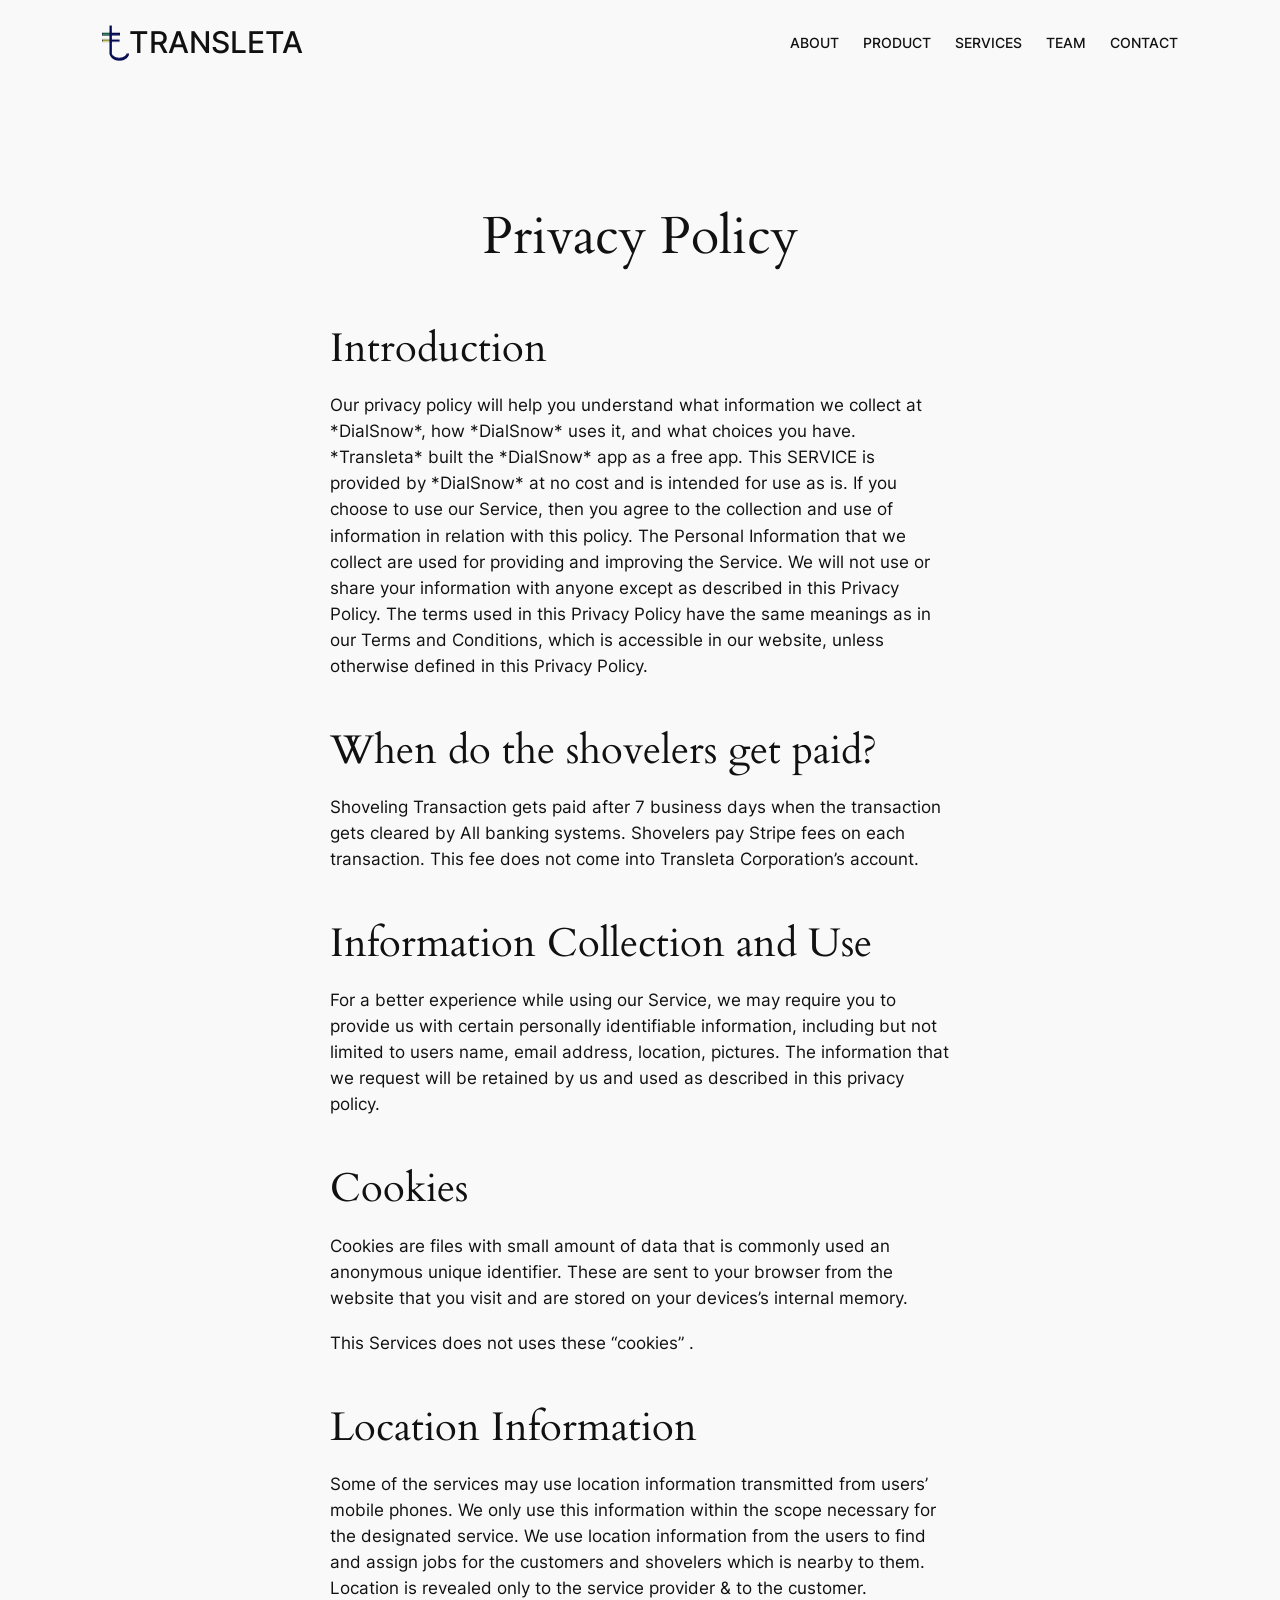
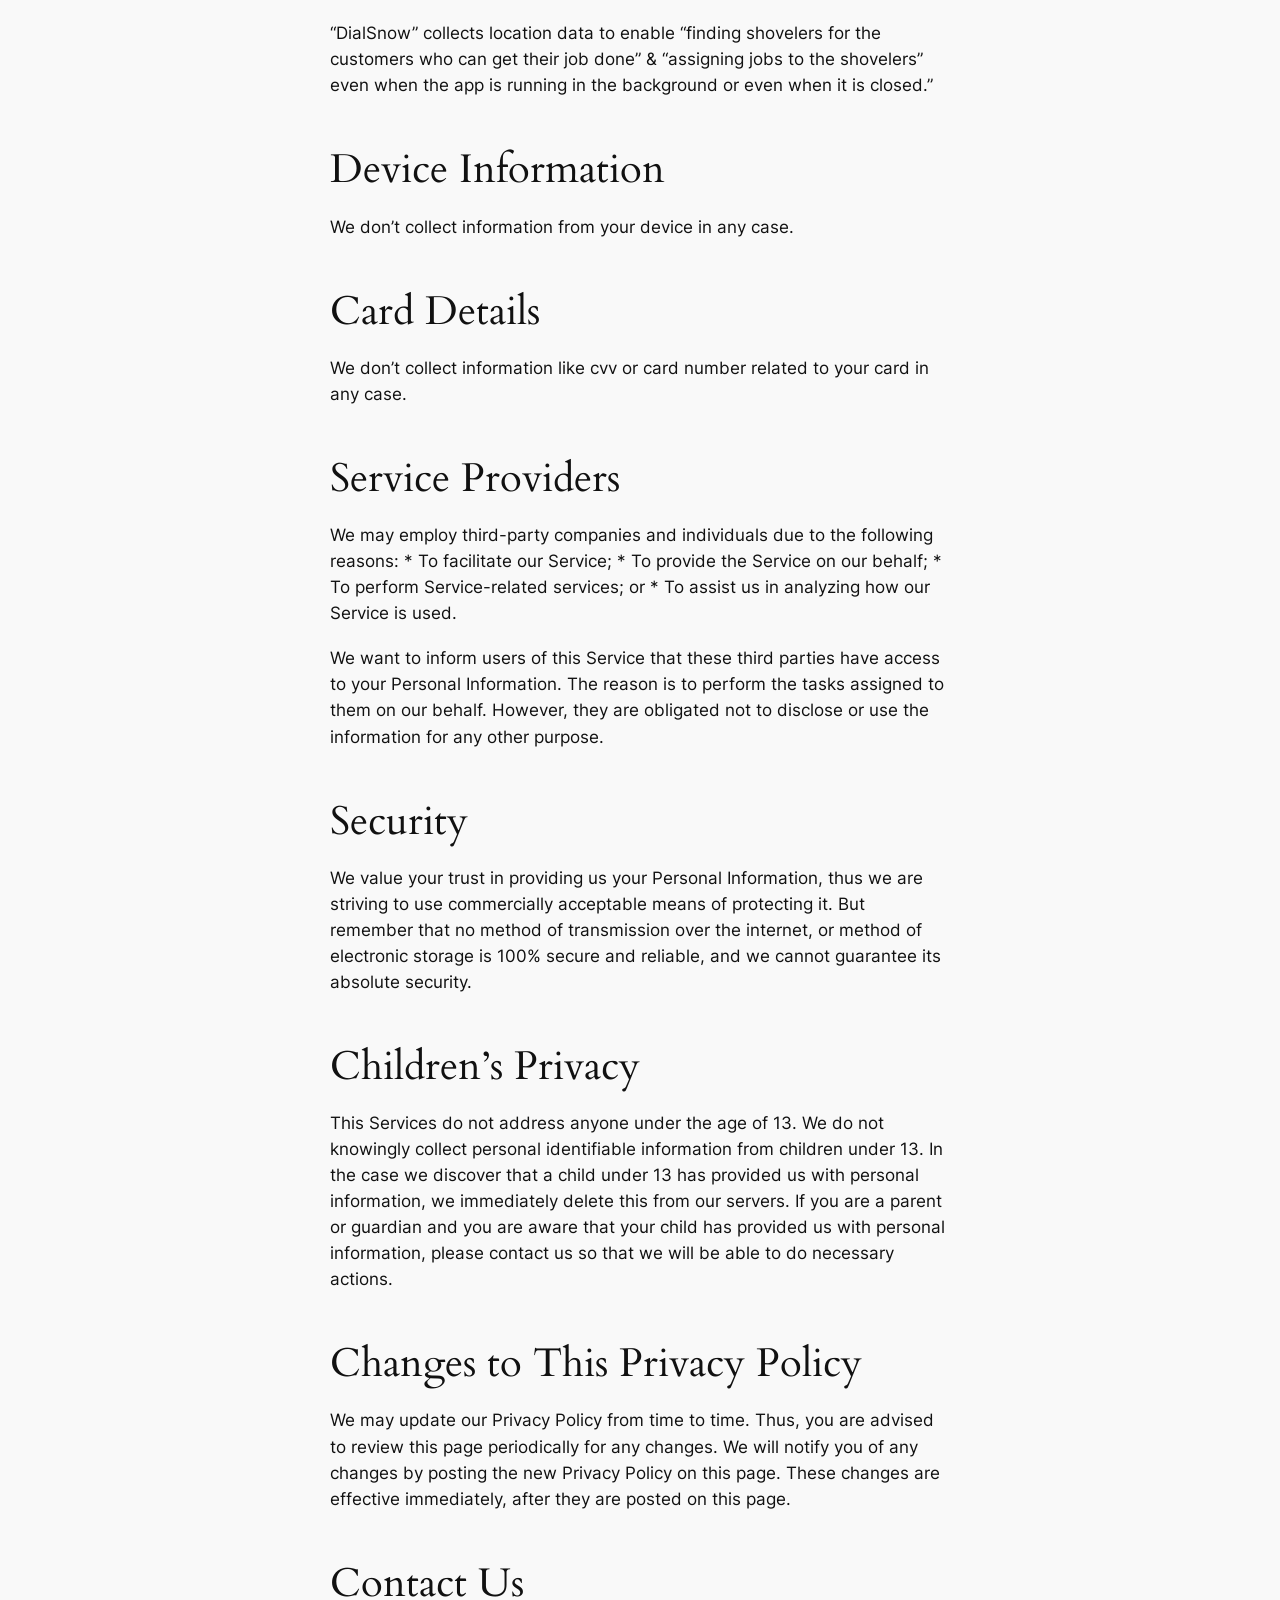
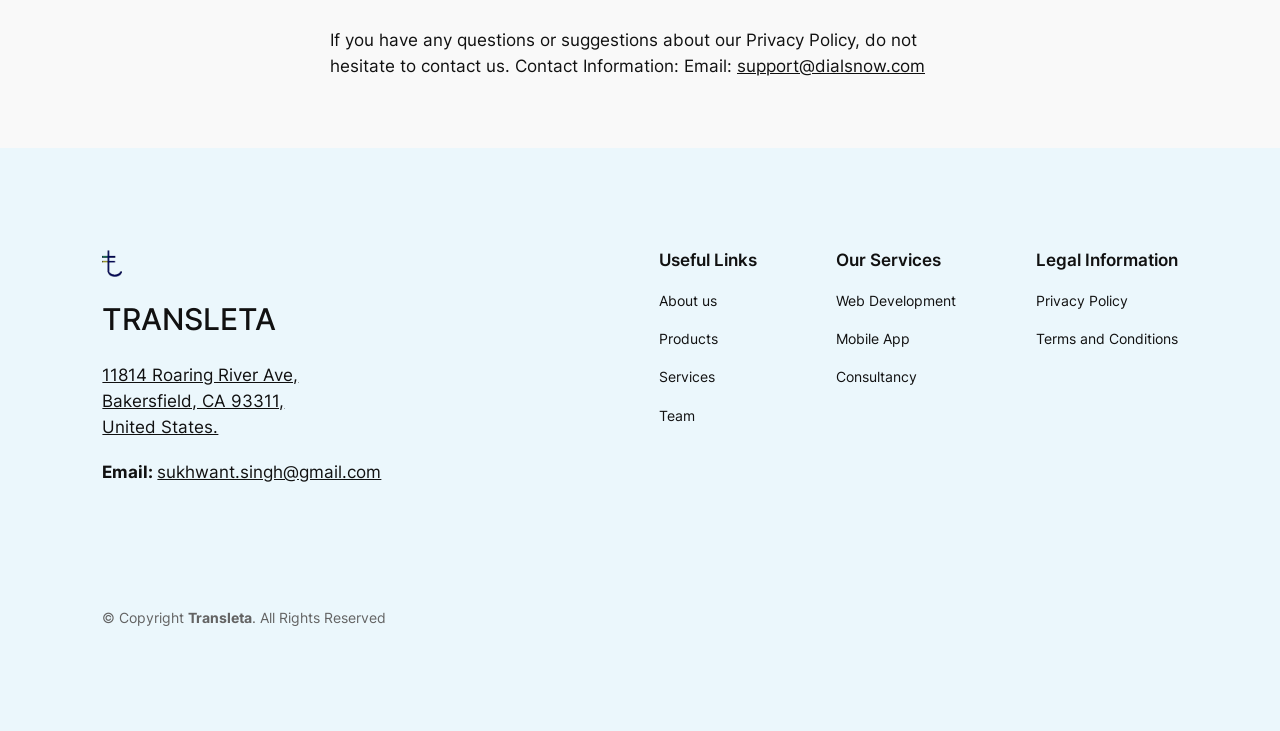
<file: privacy-policy.html>
<!DOCTYPE html>
<html lang="en-US">
<head>
	<meta charset="UTF-8">
	<meta name="viewport" content="width=device-width, initial-scale=1">
<meta name="robots" content="noindex, nofollow">
<title>Privacy Policy &#8211; transleta</title>
<link rel="alternate" type="application/rss+xml" title="transleta &raquo; Feed" href="feed/index.html">
<link rel="alternate" type="application/rss+xml" title="transleta &raquo; Comments Feed" href="comments/feed/index.html">
<script>
window._wpemojiSettings = {"baseUrl":"https:\/\/s.w.org\/images\/core\/emoji\/14.0.0\/72x72\/","ext":".png","svgUrl":"https:\/\/s.w.org\/images\/core\/emoji\/14.0.0\/svg\/","svgExt":".svg","source":{"concatemoji":".\/\/wp-includes\/js\/wp-emoji-release.min.js?ver=6.4.2"}};
/*! This file is auto-generated */
!function(i,n){var o,s,e;function c(e){try{var t={supportTests:e,timestamp:(new Date).valueOf()};sessionStorage.setItem(o,JSON.stringify(t))}catch(e){}}function p(e,t,n){e.clearRect(0,0,e.canvas.width,e.canvas.height),e.fillText(t,0,0);var t=new Uint32Array(e.getImageData(0,0,e.canvas.width,e.canvas.height).data),r=(e.clearRect(0,0,e.canvas.width,e.canvas.height),e.fillText(n,0,0),new Uint32Array(e.getImageData(0,0,e.canvas.width,e.canvas.height).data));return t.every(function(e,t){return e===r[t]})}function u(e,t,n){switch(t){case"flag":return n(e,"🏳️‍⚧️","🏳️​⚧️")?!1:!n(e,"🇺🇳","🇺​🇳")&&!n(e,"🏴󠁧󠁢󠁥󠁮󠁧󠁿","🏴​󠁧​󠁢​󠁥​󠁮​󠁧​󠁿");case"emoji":return!n(e,"🫱🏻‍🫲🏿","🫱🏻​🫲🏿")}return!1}function f(e,t,n){var r="undefined"!=typeof WorkerGlobalScope&&self instanceof WorkerGlobalScope?new OffscreenCanvas(300,150):i.createElement("canvas"),a=r.getContext("2d",{willReadFrequently:!0}),o=(a.textBaseline="top",a.font="600 32px Arial",{});return e.forEach(function(e){o[e]=t(a,e,n)}),o}function t(e){var t=i.createElement("script");t.src=e,t.defer=!0,i.head.appendChild(t)}"undefined"!=typeof Promise&&(o="wpEmojiSettingsSupports",s=["flag","emoji"],n.supports={everything:!0,everythingExceptFlag:!0},e=new Promise(function(e){i.addEventListener("DOMContentLoaded",e,{once:!0})}),new Promise(function(t){var n=function(){try{var e=JSON.parse(sessionStorage.getItem(o));if("object"==typeof e&&"number"==typeof e.timestamp&&(new Date).valueOf()<e.timestamp+604800&&"object"==typeof e.supportTests)return e.supportTests}catch(e){}return null}();if(!n){if("undefined"!=typeof Worker&&"undefined"!=typeof OffscreenCanvas&&"undefined"!=typeof URL&&URL.createObjectURL&&"undefined"!=typeof Blob)try{var e="postMessage("+f.toString()+"("+[JSON.stringify(s),u.toString(),p.toString()].join(",")+"));",r=new Blob([e],{type:"text/javascript"}),a=new Worker(URL.createObjectURL(r),{name:"wpTestEmojiSupports"});return void(a.onmessage=function(e){c(n=e.data),a.terminate(),t(n)})}catch(e){}c(n=f(s,u,p))}t(n)}).then(function(e){for(var t in e)n.supports[t]=e[t],n.supports.everything=n.supports.everything&&n.supports[t],"flag"!==t&&(n.supports.everythingExceptFlag=n.supports.everythingExceptFlag&&n.supports[t]);n.supports.everythingExceptFlag=n.supports.everythingExceptFlag&&!n.supports.flag,n.DOMReady=!1,n.readyCallback=function(){n.DOMReady=!0}}).then(function(){return e}).then(function(){var e;n.supports.everything||(n.readyCallback(),(e=n.source||{}).concatemoji?t(e.concatemoji):e.wpemoji&&e.twemoji&&(t(e.twemoji),t(e.wpemoji)))}))}((window,document),window._wpemojiSettings);
</script>
<style id="wp-block-site-logo-inline-css">.wp-block-site-logo{box-sizing:border-box;line-height:0}.wp-block-site-logo a{display:inline-block;line-height:0}.wp-block-site-logo.is-default-size img{height:auto;width:120px}.wp-block-site-logo img{height:auto;max-width:100%}.wp-block-site-logo a,.wp-block-site-logo img{border-radius:inherit}.wp-block-site-logo.aligncenter{margin-left:auto;margin-right:auto;text-align:center}.wp-block-site-logo.is-style-rounded{border-radius:9999px}</style>
<style id="wp-block-site-title-inline-css">.wp-block-site-title a{color:inherit}
.wp-block-site-title{font-family: var(--wp--preset--font-family--body);font-size: clamp(0.875rem, 0.875rem + ((1vw - 0.2rem) * 0.542), 1.2rem);font-style: normal;font-weight: 600;}
.wp-block-site-title a:where(:not(.wp-element-button)){text-decoration: none;}
.wp-block-site-title a:where(:not(.wp-element-button)):hover{text-decoration: none;}</style>
<style id="wp-block-group-inline-css">.wp-block-group{box-sizing:border-box}</style>
<style id="wp-block-navigation-link-inline-css">.wp-block-navigation .wp-block-navigation-item__label{overflow-wrap:break-word}.wp-block-navigation .wp-block-navigation-item__description{display:none}

				.is-style-arrow-link .wp-block-navigation-item__label:after {
					content: "\2197";
					padding-inline-start: 0.25rem;
					vertical-align: middle;
					text-decoration: none;
					display: inline-block;
				}</style>
<link rel="stylesheet" id="wp-block-navigation-css" href="wp-includes/blocks/navigation/style.min.css?ver=6.4.2" media="all">
<style id="wp-block-navigation-inline-css">.wp-block-navigation{font-weight: 500;}
.wp-block-navigation a:where(:not(.wp-element-button)){color: inherit;text-decoration: none;}
.wp-block-navigation a:where(:not(.wp-element-button)):hover{text-decoration: underline;}</style>
<style id="tw-block-navigation-inline-css">@media (min-width:600px) and (max-width:767px){.wp-block-navigation__responsive-container-open:not(.always-shown){display:flex}.wp-block-navigation__responsive-container:not(.hidden-by-default):not(.is-menu-open){display:none}}.wp-block-navigation:where(.tw-break-tablet,.tw-break-tablet-lg) .wp-block-navigation__responsive-container:not(.is-menu-open){display:none}.wp-block-navigation:where(.tw-break-tablet,.tw-break-tablet-lg) .wp-block-navigation__responsive-container-open{display:flex}@media (min-width:1024px){.tw-break-tablet .wp-block-navigation__responsive-container:not(.is-menu-open){display:flex}.tw-break-tablet .wp-block-navigation__responsive-container-open{display:none}}@media (min-width:1200px){.tw-break-tablet-lg .wp-block-navigation__responsive-container:not(.is-menu-open){display:flex}.tw-break-tablet-lg .wp-block-navigation__responsive-container-open{display:none}}.wp-block-navigation:not(.is-vertical):not(.is-responsive) :is(.wp-block-page-list,.wp-block-navigation__container, .wp-block-navigation__responsive-container-content){row-gap:12px}.tw-icon-medium button:where(.wp-block-navigation__responsive-container-close,.wp-block-navigation__responsive-container-open) svg{width:32px;height:32px}.wp-block-navigation.tw-icon-medium button:is(.wp-block-navigation__responsive-container-open,.wp-block-navigation__responsive-container-close){font-size:1.25rem}.tw-icon-large button:where(.wp-block-navigation__responsive-container-close,.wp-block-navigation__responsive-container-open) svg{width:40px;height:40px}.wp-block-navigation.tw-icon-large button:is(.wp-block-navigation__responsive-container-open,.wp-block-navigation__responsive-container-close){font-size:1.5rem}.wp-block-navigation:is(.tw-nav-active-none,.tw-nav-active-opacity-down,.tw-nav-active-opacity-up,.tw-nav-active-primary-color) .current-menu-item > a:not(:hover),.wp-block-navigation:is(.tw-nav-hover-none,.tw-nav-hover-opacity-up,.tw-nav-hover-opacity-down,.tw-nav-hover-primary-color) li a:hover,.wp-block-navigation[class*="tw-nav-hover-"] .wp-block-navigation-item a:is(:focus,:active){text-decoration:none}.wp-block-navigation.tw-nav-active-opacity-up .current-menu-item > a,.wp-block-navigation.tw-nav-hover-opacity-up li a:hover,.wp-block-navigation:where(.tw-nav-hover-opacity-down,.tw-nav-hover-opacity-up) .wp-block-social-links:not(.is-style-logos-only) a{opacity:1}.wp-block-navigation.tw-nav-active-opacity-down .current-menu-item > a,.wp-block-navigation.tw-nav-hover-opacity-down li a:hover,.wp-block-navigation:is(.tw-nav-hover-opacity-up,.tw-nav-active-opacity-up) li a{opacity:0.7}.wp-block-navigation:is(.tw-nav-hover-opacity-up,.tw-nav-hover-opacity-down) .wp-block-navigation-item__description{opacity:1}.wp-block-navigation.tw-nav-active-primary-color li.current-menu-item > a,.wp-block-navigation.tw-nav-hover-primary-color li a:hover{color:var(--wp--preset--color--accent,var(--wp--preset--color--primary))}.wp-block-navigation.tw-nav-active-underline li.current-menu-item > a,.wp-block-navigation.tw-nav-hover-underline li a:hover{text-decoration-line:underline;text-decoration-style:solid;text-underline-offset:auto}.wp-block-navigation.tw-nav-active-border li.current-menu-item > a,.wp-block-navigation.tw-nav-hover-border li a:hover{text-decoration-line:underline;text-decoration-style:solid;text-underline-offset:min(0.5em,16px);text-decoration-thickness:1px}.wp-block-navigation.tw-nav-active-thick-border li.current-menu-item > a,.wp-block-navigation.tw-nav-hover-thick-border li a:hover{text-decoration-line:underline;text-decoration-style:solid;text-underline-offset:min(0.5em,16px);text-decoration-thickness:2px}.wp-block-navigation.tw-nav-hover-box :where(.is-menu-open,.wp-block-navigation__submenu-container) li a{position:relative}.wp-block-navigation.tw-nav-active-box .current-menu-item > a::before,.wp-block-navigation.tw-nav-hover-box li > a:hover::before{content:"";display:block;position:absolute;inset:0;background-color:currentcolor;opacity:0.1;border-radius:8px}:is(.tw-nav-hover-box,.tw-nav-active-box) .wp-block-navigation__container > li > a::before{margin:-4px -10px}.wp-block-navigation.tw-nav-active-box li.current-menu-item > a,.wp-block-navigation.tw-nav-hover-box li a:hover{text-decoration:none}</style>
<style id="wp-block-spacer-inline-css">.wp-block-spacer{clear:both}</style>
<style id="wp-block-post-title-inline-css">.wp-block-post-title{box-sizing:border-box;word-break:break-word}.wp-block-post-title a{display:inline-block}
.wp-block-post-title a:where(:not(.wp-element-button)){text-decoration: none;}
.wp-block-post-title a:where(:not(.wp-element-button)):hover{text-decoration: underline;}</style>
<style id="wp-block-post-featured-image-inline-css">.wp-block-post-featured-image{margin-left:0;margin-right:0}.wp-block-post-featured-image a{display:block;height:100%}.wp-block-post-featured-image img{box-sizing:border-box;height:auto;max-width:100%;vertical-align:bottom;width:100%}.wp-block-post-featured-image.alignfull img,.wp-block-post-featured-image.alignwide img{width:100%}.wp-block-post-featured-image .wp-block-post-featured-image__overlay.has-background-dim{background-color:#000;inset:0;position:absolute}.wp-block-post-featured-image{position:relative}.wp-block-post-featured-image .wp-block-post-featured-image__overlay.has-background-gradient{background-color:transparent}.wp-block-post-featured-image .wp-block-post-featured-image__overlay.has-background-dim-0{opacity:0}.wp-block-post-featured-image .wp-block-post-featured-image__overlay.has-background-dim-10{opacity:.1}.wp-block-post-featured-image .wp-block-post-featured-image__overlay.has-background-dim-20{opacity:.2}.wp-block-post-featured-image .wp-block-post-featured-image__overlay.has-background-dim-30{opacity:.3}.wp-block-post-featured-image .wp-block-post-featured-image__overlay.has-background-dim-40{opacity:.4}.wp-block-post-featured-image .wp-block-post-featured-image__overlay.has-background-dim-50{opacity:.5}.wp-block-post-featured-image .wp-block-post-featured-image__overlay.has-background-dim-60{opacity:.6}.wp-block-post-featured-image .wp-block-post-featured-image__overlay.has-background-dim-70{opacity:.7}.wp-block-post-featured-image .wp-block-post-featured-image__overlay.has-background-dim-80{opacity:.8}.wp-block-post-featured-image .wp-block-post-featured-image__overlay.has-background-dim-90{opacity:.9}.wp-block-post-featured-image .wp-block-post-featured-image__overlay.has-background-dim-100{opacity:1}.wp-block-post-featured-image:where(.alignleft,.alignright){width:100%}
.wp-block-post-featured-image img, .wp-block-post-featured-image .block-editor-media-placeholder, .wp-block-post-featured-image .wp-block-post-featured-image__overlay{border-radius: var(--wp--preset--spacing--20);}
.wp-container-3
{
  top: calc(0px + var(--wp-admin--admin-bar--position-offset, 0px));
  position: sticky;
  z-index: 10;
}
</style>
<style id="tw-block-post-featured-image-inline-css">.wp-block-post-featured-image[class*="tw-img-ratio"] img{aspect-ratio:var(--tw-img-ratio);object-fit:cover}.wp-block-post-featured-image.is-style-tw-rounded-corners :where(img,span){border-radius:var(--tw-block-rounded)}.wp-block-post-featured-image.is-style-rounded :where(img,span){border-radius:9999px}.wp-block-post-featured-image.is-style-tw-frame span{margin:12px}.wp-block-post-featured-image.is-style-tw-border img{border:1px solid var(--tw-block-border-color)}.wp-block-post-featured-image.is-style-tw-shadow img{box-shadow:var(--tw-block-shadow)}.wp-block-post-featured-image.is-style-tw-hard-shadow img{box-shadow:var(--tw-block-hard-shadow)}.wp-block-post-featured-image[style*="--shape"] :where(img,span){-webkit-clip-path:var(--shape);clip-path:var(--shape)}</style>
<style id="wp-block-heading-inline-css">h1.has-background,h2.has-background,h3.has-background,h4.has-background,h5.has-background,h6.has-background{padding:1.25em 2.375em}h1.has-text-align-left[style*=writing-mode]:where([style*=vertical-lr]),h1.has-text-align-right[style*=writing-mode]:where([style*=vertical-rl]),h2.has-text-align-left[style*=writing-mode]:where([style*=vertical-lr]),h2.has-text-align-right[style*=writing-mode]:where([style*=vertical-rl]),h3.has-text-align-left[style*=writing-mode]:where([style*=vertical-lr]),h3.has-text-align-right[style*=writing-mode]:where([style*=vertical-rl]),h4.has-text-align-left[style*=writing-mode]:where([style*=vertical-lr]),h4.has-text-align-right[style*=writing-mode]:where([style*=vertical-rl]),h5.has-text-align-left[style*=writing-mode]:where([style*=vertical-lr]),h5.has-text-align-right[style*=writing-mode]:where([style*=vertical-rl]),h6.has-text-align-left[style*=writing-mode]:where([style*=vertical-lr]),h6.has-text-align-right[style*=writing-mode]:where([style*=vertical-rl]){rotate:180deg}

				.is-style-asterisk:before {
					content: '';
					width: 1.5rem;
					height: 3rem;
					background: var(--wp--preset--color--contrast-2, currentColor);
					clip-path: path('M11.93.684v8.039l5.633-5.633 1.216 1.23-5.66 5.66h8.04v1.737H13.2l5.701 5.701-1.23 1.23-5.742-5.742V21h-1.737v-8.094l-5.77 5.77-1.23-1.217 5.743-5.742H.842V9.98h8.162l-5.701-5.7 1.23-1.231 5.66 5.66V.684h1.737Z');
					display: block;
				}

				/* Hide the asterisk if the heading has no content, to avoid using empty headings to display the asterisk only, which is an A11Y issue */
				.is-style-asterisk:empty:before {
					content: none;
				}

				.is-style-asterisk:-moz-only-whitespace:before {
					content: none;
				}

				.is-style-asterisk.has-text-align-center:before {
					margin: 0 auto;
				}

				.is-style-asterisk.has-text-align-right:before {
					margin-left: auto;
				}

				.rtl .is-style-asterisk.has-text-align-left:before {
					margin-right: auto;
				}</style>
<style id="wp-block-paragraph-inline-css">.is-small-text{font-size:.875em}.is-regular-text{font-size:1em}.is-large-text{font-size:2.25em}.is-larger-text{font-size:3em}.has-drop-cap:not(:focus):first-letter{float:left;font-size:8.4em;font-style:normal;font-weight:100;line-height:.68;margin:.05em .1em 0 0;text-transform:uppercase}body.rtl .has-drop-cap:not(:focus):first-letter{float:none;margin-left:.1em}p.has-drop-cap.has-background{overflow:hidden}p.has-background{padding:1.25em 2.375em}:where(p.has-text-color:not(.has-link-color)) a{color:inherit}p.has-text-align-left[style*="writing-mode:vertical-lr"],p.has-text-align-right[style*="writing-mode:vertical-rl"]{rotate:180deg}</style>
<style id="wp-block-columns-inline-css">.wp-block-columns{align-items:normal!important;box-sizing:border-box;display:flex;flex-wrap:wrap!important}.wp-block-columns.are-vertically-aligned-top{align-items:flex-start}.wp-block-columns.are-vertically-aligned-center{align-items:center}.wp-block-columns.are-vertically-aligned-bottom{align-items:flex-end}@media (min-width:768px){.wp-block-columns{flex-wrap:nowrap!important}.wp-block-columns:not(.is-not-stacked-on-mobile) > .wp-block-column{flex-basis:0;flex-grow:1}.wp-block-columns:not(.is-not-stacked-on-mobile) > .wp-block-column[style*="flex-basis"]{flex-grow:0}}.wp-block-columns.is-not-stacked-on-mobile{flex-wrap:nowrap!important}.wp-block-columns.is-not-stacked-on-mobile > .wp-block-column{flex-basis:0;flex-grow:1}.wp-block-columns.is-not-stacked-on-mobile > .wp-block-column[style*="flex-basis"]{flex-grow:0}@media (max-width:767px){.wp-block-columns:not(.is-not-stacked-on-mobile) > .wp-block-column{flex-basis:100%!important}}:where(.wp-block-columns.has-background){padding:1.25em 2.375em}.wp-block-column{flex-grow:1;min-width:0;word-break:break-word;overflow-wrap:break-word}.wp-block-column.is-vertically-aligned-top{align-self:flex-start;width:100%}.wp-block-column.is-vertically-aligned-center{align-self:center;width:100%}.wp-block-column.is-vertically-aligned-bottom{align-self:flex-end;width:100%}@media (min-width:768px) and (max-width:1023px){.wp-block-columns.tw-cols-stack-md-2:not(.tw-justify-center){display:grid;grid-template-columns:repeat(2,minmax(0,1fr))}.wp-block-columns.tw-cols-stack-md-2.tw-justify-center{flex-wrap:wrap!important}.wp-block-columns.tw-cols-stack-md-2.tw-justify-center > .wp-block-column{flex-basis:calc(50% - 16px);flex-grow:0}}@media (max-width:1023px){.wp-block-columns.tw-cols-stack-md{flex-wrap:wrap!important}.wp-block-columns.tw-cols-stack-md > .wp-block-column{flex-basis:100%!important}body .wp-block-columns.tw-large-gap{column-gap:32px}}</style>
<style id="tw-block-columns-inline-css">.is-style-tw-col-shadow,.wp-block-column.is-style-tw-shadow{box-shadow:var(--tw-block-shadow)}.is-style-tw-col-hard-shadow,.wp-block-column.is-style-tw-hard-shadow{box-shadow:var(--tw-block-hard-shadow)}:where(.is-style-tw-col-shadow,.is-style-tw-col-hard-shadow){background-color:#fff;color:#000}.is-style-tw-col-border-top{border-style:none;border-top:1px solid;padding-top:24px}.tw-stretched-blocks > .wp-block-column,.wp-block-column.tw-stack{display:flex;flex-direction:column}.tw-stretched-blocks > .wp-block-column > :is(.wp-block-image,.wp-block-post-featured-image,.wp-block-group:only-child,.wp-block-cover,.wp-block-columns,.wp-block-gallery){flex-grow:1}.tw-stretched-blocks > .wp-block-column > :is(.wp-block-image,.wp-block-post-featured-image) img{min-height:100%;object-fit:cover}.tw-stretched-blocks > .wp-block-column > :is(.wp-block-image,.wp-block-post-featured-image) a{height:100%}.wp-block-columns[style*="radius"]{overflow:hidden}</style>
<style id="wp-emoji-styles-inline-css">img.wp-smiley, img.emoji {
		display: inline !important;
		border: none !important;
		box-shadow: none !important;
		height: 1em !important;
		width: 1em !important;
		margin: 0 0.07em !important;
		vertical-align: -0.1em !important;
		background: none !important;
		padding: 0 !important;
	}</style>
<style id="wp-block-library-inline-css">:root{--wp-admin-theme-color:#007cba;--wp-admin-theme-color--rgb:0,124,186;--wp-admin-theme-color-darker-10:#006ba1;--wp-admin-theme-color-darker-10--rgb:0,107,161;--wp-admin-theme-color-darker-20:#005a87;--wp-admin-theme-color-darker-20--rgb:0,90,135;--wp-admin-border-width-focus:2px;--wp-block-synced-color:#7a00df;--wp-block-synced-color--rgb:122,0,223}@media (min-resolution:192dpi){:root{--wp-admin-border-width-focus:1.5px}}.wp-element-button{cursor:pointer}:root{--wp--preset--font-size--normal:16px;--wp--preset--font-size--huge:42px}:root .has-very-light-gray-background-color{background-color:#eee}:root .has-very-dark-gray-background-color{background-color:#313131}:root .has-very-light-gray-color{color:#eee}:root .has-very-dark-gray-color{color:#313131}:root .has-vivid-green-cyan-to-vivid-cyan-blue-gradient-background{background:linear-gradient(135deg,#00d084,#0693e3)}:root .has-purple-crush-gradient-background{background:linear-gradient(135deg,#34e2e4,#4721fb 50%,#ab1dfe)}:root .has-hazy-dawn-gradient-background{background:linear-gradient(135deg,#faaca8,#dad0ec)}:root .has-subdued-olive-gradient-background{background:linear-gradient(135deg,#fafae1,#67a671)}:root .has-atomic-cream-gradient-background{background:linear-gradient(135deg,#fdd79a,#004a59)}:root .has-nightshade-gradient-background{background:linear-gradient(135deg,#330968,#31cdcf)}:root .has-midnight-gradient-background{background:linear-gradient(135deg,#020381,#2874fc)}.has-regular-font-size{font-size:1em}.has-larger-font-size{font-size:2.625em}.has-normal-font-size{font-size:var(--wp--preset--font-size--normal)}.has-huge-font-size{font-size:var(--wp--preset--font-size--huge)}.has-text-align-center{text-align:center}.has-text-align-left{text-align:left}.has-text-align-right{text-align:right}#end-resizable-editor-section{display:none}.aligncenter{clear:both}.items-justified-left{justify-content:flex-start}.items-justified-center{justify-content:center}.items-justified-right{justify-content:flex-end}.items-justified-space-between{justify-content:space-between}.screen-reader-text{clip:rect(1px,1px,1px,1px);word-wrap:normal!important;border:0;-webkit-clip-path:inset(50%);clip-path:inset(50%);height:1px;margin:-1px;overflow:hidden;padding:0;position:absolute;width:1px}.screen-reader-text:focus{clip:auto!important;background-color:#ddd;-webkit-clip-path:none;clip-path:none;color:#444;display:block;font-size:1em;height:auto;left:5px;line-height:normal;padding:15px 23px 14px;text-decoration:none;top:5px;width:auto;z-index:100000}html :where(.has-border-color){border-style:solid}html :where([style*=border-top-color]){border-top-style:solid}html :where([style*=border-right-color]){border-right-style:solid}html :where([style*=border-bottom-color]){border-bottom-style:solid}html :where([style*=border-left-color]){border-left-style:solid}html :where([style*=border-width]){border-style:solid}html :where([style*=border-top-width]){border-top-style:solid}html :where([style*=border-right-width]){border-right-style:solid}html :where([style*=border-bottom-width]){border-bottom-style:solid}html :where([style*=border-left-width]){border-left-style:solid}html :where(img[class*=wp-image-]){height:auto;max-width:100%}:where(figure){margin:0 0 1em}html :where(.is-position-sticky){--wp-admin--admin-bar--position-offset:var(--wp-admin--admin-bar--height,0px)}@media screen and (max-width:600px){html :where(.is-position-sticky){--wp-admin--admin-bar--position-offset:0px}}</style>
<link rel="stylesheet" id="twentig-blocks-css" href="wp-content/plugins/twentig/dist/blocks/common.css?ver=eaa87ee0767677a5a728" media="all">
<style id="global-styles-inline-css">body{--wp--preset--color--black: #000000;--wp--preset--color--cyan-bluish-gray: #abb8c3;--wp--preset--color--white: #ffffff;--wp--preset--color--pale-pink: #f78da7;--wp--preset--color--vivid-red: #cf2e2e;--wp--preset--color--luminous-vivid-orange: #ff6900;--wp--preset--color--luminous-vivid-amber: #fcb900;--wp--preset--color--light-green-cyan: #7bdcb5;--wp--preset--color--vivid-green-cyan: #00d084;--wp--preset--color--pale-cyan-blue: #8ed1fc;--wp--preset--color--vivid-cyan-blue: #0693e3;--wp--preset--color--vivid-purple: #9b51e0;--wp--preset--color--base: #f9f9f9;--wp--preset--color--base-2: #ffffff;--wp--preset--color--contrast: #111111;--wp--preset--color--contrast-2: #636363;--wp--preset--color--contrast-3: #A4A4A4;--wp--preset--color--accent: #49b5e7;--wp--preset--color--accent-2: #ebf7fc;--wp--preset--color--accent-3: #1c698c;--wp--preset--color--accent-4: #b1c5a4;--wp--preset--color--accent-5: #b5bdbc;--wp--preset--gradient--vivid-cyan-blue-to-vivid-purple: linear-gradient(135deg,rgba(6,147,227,1) 0%,rgb(155,81,224) 100%);--wp--preset--gradient--light-green-cyan-to-vivid-green-cyan: linear-gradient(135deg,rgb(122,220,180) 0%,rgb(0,208,130) 100%);--wp--preset--gradient--luminous-vivid-amber-to-luminous-vivid-orange: linear-gradient(135deg,rgba(252,185,0,1) 0%,rgba(255,105,0,1) 100%);--wp--preset--gradient--luminous-vivid-orange-to-vivid-red: linear-gradient(135deg,rgba(255,105,0,1) 0%,rgb(207,46,46) 100%);--wp--preset--gradient--very-light-gray-to-cyan-bluish-gray: linear-gradient(135deg,rgb(238,238,238) 0%,rgb(169,184,195) 100%);--wp--preset--gradient--cool-to-warm-spectrum: linear-gradient(135deg,rgb(74,234,220) 0%,rgb(151,120,209) 20%,rgb(207,42,186) 40%,rgb(238,44,130) 60%,rgb(251,105,98) 80%,rgb(254,248,76) 100%);--wp--preset--gradient--blush-light-purple: linear-gradient(135deg,rgb(255,206,236) 0%,rgb(152,150,240) 100%);--wp--preset--gradient--blush-bordeaux: linear-gradient(135deg,rgb(254,205,165) 0%,rgb(254,45,45) 50%,rgb(107,0,62) 100%);--wp--preset--gradient--luminous-dusk: linear-gradient(135deg,rgb(255,203,112) 0%,rgb(199,81,192) 50%,rgb(65,88,208) 100%);--wp--preset--gradient--pale-ocean: linear-gradient(135deg,rgb(255,245,203) 0%,rgb(182,227,212) 50%,rgb(51,167,181) 100%);--wp--preset--gradient--electric-grass: linear-gradient(135deg,rgb(202,248,128) 0%,rgb(113,206,126) 100%);--wp--preset--gradient--midnight: linear-gradient(135deg,rgb(2,3,129) 0%,rgb(40,116,252) 100%);--wp--preset--gradient--gradient-1: linear-gradient(to bottom, #cfcabe 0%, #F9F9F9 100%);--wp--preset--gradient--gradient-2: linear-gradient(to bottom, #C2A990 0%, #F9F9F9 100%);--wp--preset--gradient--gradient-3: linear-gradient(to bottom, #D8613C 0%, #F9F9F9 100%);--wp--preset--gradient--gradient-4: linear-gradient(to bottom, #B1C5A4 0%, #F9F9F9 100%);--wp--preset--gradient--gradient-5: linear-gradient(to bottom, #B5BDBC 0%, #F9F9F9 100%);--wp--preset--gradient--gradient-6: linear-gradient(to bottom, #A4A4A4 0%, #F9F9F9 100%);--wp--preset--gradient--gradient-7: linear-gradient(to bottom, #cfcabe 50%, #F9F9F9 50%);--wp--preset--gradient--gradient-8: linear-gradient(to bottom, #C2A990 50%, #F9F9F9 50%);--wp--preset--gradient--gradient-9: linear-gradient(to bottom, #D8613C 50%, #F9F9F9 50%);--wp--preset--gradient--gradient-10: linear-gradient(to bottom, #B1C5A4 50%, #F9F9F9 50%);--wp--preset--gradient--gradient-11: linear-gradient(to bottom, #B5BDBC 50%, #F9F9F9 50%);--wp--preset--gradient--gradient-12: linear-gradient(to bottom, #A4A4A4 50%, #F9F9F9 50%);--wp--preset--font-size--small: 0.9rem;--wp--preset--font-size--medium: 1.05rem;--wp--preset--font-size--large: clamp(1.39rem, 1.39rem + ((1vw - 0.2rem) * 0.767), 1.85rem);--wp--preset--font-size--x-large: clamp(1.85rem, 1.85rem + ((1vw - 0.2rem) * 1.083), 2.5rem);--wp--preset--font-size--xx-large: clamp(2.5rem, 2.5rem + ((1vw - 0.2rem) * 1.283), 3.27rem);--wp--preset--font-family--body: "Inter", sans-serif;--wp--preset--font-family--heading: Cardo;--wp--preset--font-family--system-sans-serif: -apple-system, BlinkMacSystemFont, avenir next, avenir, segoe ui, helvetica neue, helvetica, Cantarell, Ubuntu, roboto, noto, arial, sans-serif;--wp--preset--font-family--system-serif: Iowan Old Style, Apple Garamond, Baskerville, Times New Roman, Droid Serif, Times, Source Serif Pro, serif, Apple Color Emoji, Segoe UI Emoji, Segoe UI Symbol;--wp--preset--spacing--10: 1rem;--wp--preset--spacing--20: min(1.5rem, 2vw);--wp--preset--spacing--30: min(2.5rem, 3vw);--wp--preset--spacing--40: min(4rem, 5vw);--wp--preset--spacing--50: min(6.5rem, 8vw);--wp--preset--spacing--60: min(10.5rem, 13vw);--wp--preset--shadow--natural: 6px 6px 9px rgba(0, 0, 0, 0.2);--wp--preset--shadow--deep: 12px 12px 50px rgba(0, 0, 0, 0.4);--wp--preset--shadow--sharp: 6px 6px 0px rgba(0, 0, 0, 0.2);--wp--preset--shadow--outlined: 6px 6px 0px -3px rgba(255, 255, 255, 1), 6px 6px rgba(0, 0, 0, 1);--wp--preset--shadow--crisp: 6px 6px 0px rgba(0, 0, 0, 1);}body { margin: 0;--wp--style--global--content-size: 620px;--wp--style--global--wide-size: 1280px; }.wp-site-blocks { padding-top: var(--wp--style--root--padding-top); padding-bottom: var(--wp--style--root--padding-bottom); }.has-global-padding { padding-right: var(--wp--style--root--padding-right); padding-left: var(--wp--style--root--padding-left); }.has-global-padding :where(.has-global-padding:not(.wp-block-block)) { padding-right: 0; padding-left: 0; }.has-global-padding > .alignfull { margin-right: calc(var(--wp--style--root--padding-right) * -1); margin-left: calc(var(--wp--style--root--padding-left) * -1); }.has-global-padding :where(.has-global-padding:not(.wp-block-block)) > .alignfull { margin-right: 0; margin-left: 0; }.has-global-padding > .alignfull:where(:not(.has-global-padding):not(.is-layout-flex):not(.is-layout-grid)) > :where([class*="wp-block-"]:not(.alignfull):not([class*="__"]),p,h1,h2,h3,h4,h5,h6,ul,ol) { padding-right: var(--wp--style--root--padding-right); padding-left: var(--wp--style--root--padding-left); }.has-global-padding :where(.has-global-padding) > .alignfull:where(:not(.has-global-padding)) > :where([class*="wp-block-"]:not(.alignfull):not([class*="__"]),p,h1,h2,h3,h4,h5,h6,ul,ol) { padding-right: 0; padding-left: 0; }.wp-site-blocks > .alignleft { float: left; margin-right: 2em; }.wp-site-blocks > .alignright { float: right; margin-left: 2em; }.wp-site-blocks > .aligncenter { justify-content: center; margin-left: auto; margin-right: auto; }:where(.wp-site-blocks) > * { margin-block-start: 1.2rem; margin-block-end: 0; }:where(.wp-site-blocks) > :first-child:first-child { margin-block-start: 0; }:where(.wp-site-blocks) > :last-child:last-child { margin-block-end: 0; }body { --wp--style--block-gap: 1.2rem; }:where(body .is-layout-flow)  > :first-child:first-child{margin-block-start: 0;}:where(body .is-layout-flow)  > :last-child:last-child{margin-block-end: 0;}:where(body .is-layout-flow)  > *{margin-block-start: 1.2rem;margin-block-end: 0;}:where(body .is-layout-constrained)  > :first-child:first-child{margin-block-start: 0;}:where(body .is-layout-constrained)  > :last-child:last-child{margin-block-end: 0;}:where(body .is-layout-constrained)  > *{margin-block-start: 1.2rem;margin-block-end: 0;}:where(body .is-layout-flex) {gap: 1.2rem;}:where(body .is-layout-grid) {gap: 1.2rem;}body .is-layout-flow > .alignleft{float: left;margin-inline-start: 0;margin-inline-end: 2em;}body .is-layout-flow > .alignright{float: right;margin-inline-start: 2em;margin-inline-end: 0;}body .is-layout-flow > .aligncenter{margin-left: auto !important;margin-right: auto !important;}body .is-layout-constrained > .alignleft{float: left;margin-inline-start: 0;margin-inline-end: 2em;}body .is-layout-constrained > .alignright{float: right;margin-inline-start: 2em;margin-inline-end: 0;}body .is-layout-constrained > .aligncenter{margin-left: auto !important;margin-right: auto !important;}body .is-layout-constrained > :where(:not(.alignleft):not(.alignright):not(.alignfull)){max-width: var(--wp--style--global--content-size);margin-left: auto !important;margin-right: auto !important;}body .is-layout-constrained > .alignwide{max-width: var(--wp--style--global--wide-size);}body .is-layout-flex{display: flex;}body .is-layout-flex{flex-wrap: wrap;align-items: center;}body .is-layout-flex > *{margin: 0;}body .is-layout-grid{display: grid;}body .is-layout-grid > *{margin: 0;}body{background-color: var(--wp--preset--color--base);color: var(--wp--preset--color--contrast);font-family: var(--wp--preset--font-family--body);font-size: var(--wp--preset--font-size--medium);font-style: normal;font-weight: 400;line-height: 1.55;--wp--style--root--padding-top: 0px;--wp--style--root--padding-right: var(--wp--preset--spacing--50);--wp--style--root--padding-bottom: 0px;--wp--style--root--padding-left: var(--wp--preset--spacing--50);}a:where(:not(.wp-element-button)){color: var(--wp--preset--color--contrast);text-decoration: underline;}a:where(:not(.wp-element-button)):hover{color: var(--wp--preset--color--accent);text-decoration: none;}h1, h2, h3, h4, h5, h6{color: var(--wp--preset--color--contrast);font-family: var(--wp--preset--font-family--heading);font-weight: 400;line-height: 1.2;}h1{font-size: var(--wp--preset--font-size--xx-large);line-height: 1.15;}h2{font-size: var(--wp--preset--font-size--x-large);}h3{font-size: var(--wp--preset--font-size--large);}h4{font-size: clamp(1.1rem, 1.1rem + ((1vw - 0.2rem) * 0.767), 1.5rem);}h5{font-size: var(--wp--preset--font-size--medium);}h6{font-size: var(--wp--preset--font-size--small);}.wp-element-button, .wp-block-button__link{background-color: var(--wp--preset--color--accent);border-radius: .33rem;border-color: var(--wp--preset--color--contrast);border-width: 0;color: var(--wp--preset--color--base);font-family: inherit;font-size: var(--wp--preset--font-size--small);font-style: normal;font-weight: 500;line-height: inherit;padding-top: 0.6rem;padding-right: 1rem;padding-bottom: 0.6rem;padding-left: 1rem;text-decoration: none;}.wp-element-button:hover, .wp-block-button__link:hover{background-color: var(--wp--preset--color--contrast-2);border-color: var(--wp--preset--color--contrast-2);color: var(--wp--preset--color--base);}.wp-element-button:focus, .wp-block-button__link:focus{background-color: var(--wp--preset--color--contrast-2);border-color: var(--wp--preset--color--contrast-2);color: var(--wp--preset--color--base);outline-color: var(--wp--preset--color--contrast);outline-offset: 2px;outline-style: dotted;outline-width: 1px;}.wp-element-button:active, .wp-block-button__link:active{background-color: var(--wp--preset--color--contrast);color: var(--wp--preset--color--base);}.wp-element-caption, .wp-block-audio figcaption, .wp-block-embed figcaption, .wp-block-gallery figcaption, .wp-block-image figcaption, .wp-block-table figcaption, .wp-block-video figcaption{color: var(--wp--preset--color--contrast-2);font-family: var(--wp--preset--font-family--body);font-size: 0.8rem;}.has-black-color{color: var(--wp--preset--color--black) !important;}.has-cyan-bluish-gray-color{color: var(--wp--preset--color--cyan-bluish-gray) !important;}.has-white-color{color: var(--wp--preset--color--white) !important;}.has-pale-pink-color{color: var(--wp--preset--color--pale-pink) !important;}.has-vivid-red-color{color: var(--wp--preset--color--vivid-red) !important;}.has-luminous-vivid-orange-color{color: var(--wp--preset--color--luminous-vivid-orange) !important;}.has-luminous-vivid-amber-color{color: var(--wp--preset--color--luminous-vivid-amber) !important;}.has-light-green-cyan-color{color: var(--wp--preset--color--light-green-cyan) !important;}.has-vivid-green-cyan-color{color: var(--wp--preset--color--vivid-green-cyan) !important;}.has-pale-cyan-blue-color{color: var(--wp--preset--color--pale-cyan-blue) !important;}.has-vivid-cyan-blue-color{color: var(--wp--preset--color--vivid-cyan-blue) !important;}.has-vivid-purple-color{color: var(--wp--preset--color--vivid-purple) !important;}.has-base-color{color: var(--wp--preset--color--base) !important;}.has-base-2-color{color: var(--wp--preset--color--base-2) !important;}.has-contrast-color{color: var(--wp--preset--color--contrast) !important;}.has-contrast-2-color{color: var(--wp--preset--color--contrast-2) !important;}.has-contrast-3-color{color: var(--wp--preset--color--contrast-3) !important;}.has-accent-color{color: var(--wp--preset--color--accent) !important;}.has-accent-2-color{color: var(--wp--preset--color--accent-2) !important;}.has-accent-3-color{color: var(--wp--preset--color--accent-3) !important;}.has-accent-4-color{color: var(--wp--preset--color--accent-4) !important;}.has-accent-5-color{color: var(--wp--preset--color--accent-5) !important;}.has-black-background-color{background-color: var(--wp--preset--color--black) !important;}.has-cyan-bluish-gray-background-color{background-color: var(--wp--preset--color--cyan-bluish-gray) !important;}.has-white-background-color{background-color: var(--wp--preset--color--white) !important;}.has-pale-pink-background-color{background-color: var(--wp--preset--color--pale-pink) !important;}.has-vivid-red-background-color{background-color: var(--wp--preset--color--vivid-red) !important;}.has-luminous-vivid-orange-background-color{background-color: var(--wp--preset--color--luminous-vivid-orange) !important;}.has-luminous-vivid-amber-background-color{background-color: var(--wp--preset--color--luminous-vivid-amber) !important;}.has-light-green-cyan-background-color{background-color: var(--wp--preset--color--light-green-cyan) !important;}.has-vivid-green-cyan-background-color{background-color: var(--wp--preset--color--vivid-green-cyan) !important;}.has-pale-cyan-blue-background-color{background-color: var(--wp--preset--color--pale-cyan-blue) !important;}.has-vivid-cyan-blue-background-color{background-color: var(--wp--preset--color--vivid-cyan-blue) !important;}.has-vivid-purple-background-color{background-color: var(--wp--preset--color--vivid-purple) !important;}.has-base-background-color{background-color: var(--wp--preset--color--base) !important;}.has-base-2-background-color{background-color: var(--wp--preset--color--base-2) !important;}.has-contrast-background-color{background-color: var(--wp--preset--color--contrast) !important;}.has-contrast-2-background-color{background-color: var(--wp--preset--color--contrast-2) !important;}.has-contrast-3-background-color{background-color: var(--wp--preset--color--contrast-3) !important;}.has-accent-background-color{background-color: var(--wp--preset--color--accent) !important;}.has-accent-2-background-color{background-color: var(--wp--preset--color--accent-2) !important;}.has-accent-3-background-color{background-color: var(--wp--preset--color--accent-3) !important;}.has-accent-4-background-color{background-color: var(--wp--preset--color--accent-4) !important;}.has-accent-5-background-color{background-color: var(--wp--preset--color--accent-5) !important;}.has-black-border-color{border-color: var(--wp--preset--color--black) !important;}.has-cyan-bluish-gray-border-color{border-color: var(--wp--preset--color--cyan-bluish-gray) !important;}.has-white-border-color{border-color: var(--wp--preset--color--white) !important;}.has-pale-pink-border-color{border-color: var(--wp--preset--color--pale-pink) !important;}.has-vivid-red-border-color{border-color: var(--wp--preset--color--vivid-red) !important;}.has-luminous-vivid-orange-border-color{border-color: var(--wp--preset--color--luminous-vivid-orange) !important;}.has-luminous-vivid-amber-border-color{border-color: var(--wp--preset--color--luminous-vivid-amber) !important;}.has-light-green-cyan-border-color{border-color: var(--wp--preset--color--light-green-cyan) !important;}.has-vivid-green-cyan-border-color{border-color: var(--wp--preset--color--vivid-green-cyan) !important;}.has-pale-cyan-blue-border-color{border-color: var(--wp--preset--color--pale-cyan-blue) !important;}.has-vivid-cyan-blue-border-color{border-color: var(--wp--preset--color--vivid-cyan-blue) !important;}.has-vivid-purple-border-color{border-color: var(--wp--preset--color--vivid-purple) !important;}.has-base-border-color{border-color: var(--wp--preset--color--base) !important;}.has-base-2-border-color{border-color: var(--wp--preset--color--base-2) !important;}.has-contrast-border-color{border-color: var(--wp--preset--color--contrast) !important;}.has-contrast-2-border-color{border-color: var(--wp--preset--color--contrast-2) !important;}.has-contrast-3-border-color{border-color: var(--wp--preset--color--contrast-3) !important;}.has-accent-border-color{border-color: var(--wp--preset--color--accent) !important;}.has-accent-2-border-color{border-color: var(--wp--preset--color--accent-2) !important;}.has-accent-3-border-color{border-color: var(--wp--preset--color--accent-3) !important;}.has-accent-4-border-color{border-color: var(--wp--preset--color--accent-4) !important;}.has-accent-5-border-color{border-color: var(--wp--preset--color--accent-5) !important;}.has-vivid-cyan-blue-to-vivid-purple-gradient-background{background: var(--wp--preset--gradient--vivid-cyan-blue-to-vivid-purple) !important;}.has-light-green-cyan-to-vivid-green-cyan-gradient-background{background: var(--wp--preset--gradient--light-green-cyan-to-vivid-green-cyan) !important;}.has-luminous-vivid-amber-to-luminous-vivid-orange-gradient-background{background: var(--wp--preset--gradient--luminous-vivid-amber-to-luminous-vivid-orange) !important;}.has-luminous-vivid-orange-to-vivid-red-gradient-background{background: var(--wp--preset--gradient--luminous-vivid-orange-to-vivid-red) !important;}.has-very-light-gray-to-cyan-bluish-gray-gradient-background{background: var(--wp--preset--gradient--very-light-gray-to-cyan-bluish-gray) !important;}.has-cool-to-warm-spectrum-gradient-background{background: var(--wp--preset--gradient--cool-to-warm-spectrum) !important;}.has-blush-light-purple-gradient-background{background: var(--wp--preset--gradient--blush-light-purple) !important;}.has-blush-bordeaux-gradient-background{background: var(--wp--preset--gradient--blush-bordeaux) !important;}.has-luminous-dusk-gradient-background{background: var(--wp--preset--gradient--luminous-dusk) !important;}.has-pale-ocean-gradient-background{background: var(--wp--preset--gradient--pale-ocean) !important;}.has-electric-grass-gradient-background{background: var(--wp--preset--gradient--electric-grass) !important;}.has-midnight-gradient-background{background: var(--wp--preset--gradient--midnight) !important;}.has-gradient-1-gradient-background{background: var(--wp--preset--gradient--gradient-1) !important;}.has-gradient-2-gradient-background{background: var(--wp--preset--gradient--gradient-2) !important;}.has-gradient-3-gradient-background{background: var(--wp--preset--gradient--gradient-3) !important;}.has-gradient-4-gradient-background{background: var(--wp--preset--gradient--gradient-4) !important;}.has-gradient-5-gradient-background{background: var(--wp--preset--gradient--gradient-5) !important;}.has-gradient-6-gradient-background{background: var(--wp--preset--gradient--gradient-6) !important;}.has-gradient-7-gradient-background{background: var(--wp--preset--gradient--gradient-7) !important;}.has-gradient-8-gradient-background{background: var(--wp--preset--gradient--gradient-8) !important;}.has-gradient-9-gradient-background{background: var(--wp--preset--gradient--gradient-9) !important;}.has-gradient-10-gradient-background{background: var(--wp--preset--gradient--gradient-10) !important;}.has-gradient-11-gradient-background{background: var(--wp--preset--gradient--gradient-11) !important;}.has-gradient-12-gradient-background{background: var(--wp--preset--gradient--gradient-12) !important;}.has-small-font-size{font-size: var(--wp--preset--font-size--small) !important;}.has-medium-font-size{font-size: var(--wp--preset--font-size--medium) !important;}.has-large-font-size{font-size: var(--wp--preset--font-size--large) !important;}.has-x-large-font-size{font-size: var(--wp--preset--font-size--x-large) !important;}.has-xx-large-font-size{font-size: var(--wp--preset--font-size--xx-large) !important;}.has-body-font-family{font-family: var(--wp--preset--font-family--body) !important;}.has-heading-font-family{font-family: var(--wp--preset--font-family--heading) !important;}.has-system-sans-serif-font-family{font-family: var(--wp--preset--font-family--system-sans-serif) !important;}.has-system-serif-font-family{font-family: var(--wp--preset--font-family--system-serif) !important;}
.wp-block-calendar.wp-block-calendar table:where(:not(.has-text-color)) th{background-color:var(--wp--preset--color--contrast-2);color:var(--wp--preset--color--base);border-color:var(--wp--preset--color--contrast-2)}.wp-block-calendar table:where(:not(.has-text-color)) td{border-color:var(--wp--preset--color--contrast-2)}.wp-block-categories{}.wp-block-categories{list-style-type:none;}.wp-block-categories li{margin-bottom: 0.5rem;}.wp-block-post-comments-form{}.wp-block-post-comments-form textarea, .wp-block-post-comments-form input{border-radius:.33rem}.wp-block-loginout{}.wp-block-loginout input{border-radius:.33rem;padding:calc(0.667em + 2px);border:1px solid #949494;}.wp-block-post-terms{}.wp-block-post-terms .wp-block-post-terms__prefix{color: var(--wp--preset--color--contrast-2);}.wp-block-query-title{}.wp-block-query-title span{font-style: italic;}.wp-block-quote{}.wp-block-quote :where(p){margin-block-start:0;margin-block-end:calc(var(--wp--preset--spacing--10) + 0.5rem);}.wp-block-quote :where(:last-child){margin-block-end:0;}.wp-block-quote.has-text-align-right.is-style-plain, .rtl .is-style-plain.wp-block-quote:not(.has-text-align-center):not(.has-text-align-left){border-width: 0 2px 0 0;padding-left:calc(var(--wp--preset--spacing--20) + 0.5rem);padding-right:calc(var(--wp--preset--spacing--20) + 0.5rem);}.wp-block-quote.has-text-align-left.is-style-plain, body:not(.rtl) .is-style-plain.wp-block-quote:not(.has-text-align-center):not(.has-text-align-right){border-width: 0 0 0 2px;padding-left:calc(var(--wp--preset--spacing--20) + 0.5rem);padding-right:calc(var(--wp--preset--spacing--20) + 0.5rem)}.wp-block-search{}.wp-block-search .wp-block-search__input{border-radius:.33rem}.wp-block-separator{}.wp-block-separator:not(.is-style-wide):not(.is-style-dots):not(.alignwide):not(.alignfull){width: var(--wp--preset--spacing--60)}
.tw-mt-0{margin-top:0px!important;}.tw-mb-0{margin-bottom:0px!important;}.tw-mt-1{margin-top:5px!important;}.tw-mb-1{margin-bottom:5px!important;}.tw-mt-2{margin-top:10px!important;}.tw-mb-2{margin-bottom:10px!important;}.tw-mt-3{margin-top:15px!important;}.tw-mb-3{margin-bottom:15px!important;}.tw-mt-4{margin-top:20px!important;}.tw-mb-4{margin-bottom:20px!important;}.tw-mt-5{margin-top:30px!important;}.tw-mb-5{margin-bottom:30px!important;}.tw-mt-6{margin-top:40px!important;}.tw-mb-6{margin-bottom:40px!important;}.tw-mt-7{margin-top:50px!important;}.tw-mb-7{margin-bottom:50px!important;}.tw-mt-8{margin-top:60px!important;}.tw-mb-8{margin-bottom:60px!important;}.tw-mt-9{margin-top:80px!important;}.tw-mb-9{margin-bottom:80px!important;}.tw-mt-10{margin-top:100px!important;}.tw-mb-10{margin-bottom:100px!important;}.tw-mt-auto{margin-top:auto!important;}.tw-mb-auto{margin-bottom:auto!important;}@media (max-width: 767px){.tw-sm-hidden{display:none !important;}}@media (min-width: 768px) and (max-width: 1023px){.tw-md-hidden{display:none !important;}}@media (min-width: 1024px){.tw-lg-hidden {display:none !important;}}
body .wp-block-columns.tw-cols-h-gap{column-gap:32px}</style>
<style id="core-block-supports-inline-css">.wp-container-core-group-layout-1.wp-container-core-group-layout-1 > *{margin-block-start:0;margin-block-end:0;}.wp-container-core-group-layout-1.wp-container-core-group-layout-1.wp-container-core-group-layout-1.wp-container-core-group-layout-1 > * + *{margin-block-start:0px;margin-block-end:0;}.wp-container-core-group-layout-2.wp-container-core-group-layout-2{gap:0;}.wp-container-core-navigation-layout-1.wp-container-core-navigation-layout-1{gap:var(--wp--preset--spacing--20);justify-content:flex-end;}.wp-container-core-group-layout-3.wp-container-core-group-layout-3{justify-content:space-between;}.wp-container-core-group-layout-7.wp-container-core-group-layout-7{flex-direction:column;align-items:flex-start;}.wp-container-core-navigation-layout-2.wp-container-core-navigation-layout-2{gap:var(--wp--preset--spacing--10);flex-direction:column;align-items:flex-start;}.wp-container-core-group-layout-8.wp-container-core-group-layout-8{gap:var(--wp--preset--spacing--10);flex-direction:column;align-items:flex-start;}.wp-container-core-group-layout-9.wp-container-core-group-layout-9{flex-direction:column;align-items:stretch;}.wp-container-core-navigation-layout-3.wp-container-core-navigation-layout-3{gap:var(--wp--preset--spacing--10);flex-direction:column;align-items:flex-start;}.wp-container-core-group-layout-10.wp-container-core-group-layout-10{gap:var(--wp--preset--spacing--10);flex-direction:column;align-items:flex-start;}.wp-container-core-group-layout-11.wp-container-core-group-layout-11{flex-direction:column;align-items:stretch;}.wp-container-core-navigation-layout-4.wp-container-core-navigation-layout-4{gap:var(--wp--preset--spacing--10);flex-direction:column;align-items:flex-start;}.wp-container-core-group-layout-12.wp-container-core-group-layout-12{gap:var(--wp--preset--spacing--10);flex-direction:column;align-items:flex-start;}.wp-container-core-group-layout-13.wp-container-core-group-layout-13{flex-direction:column;align-items:stretch;}.wp-container-core-group-layout-14.wp-container-core-group-layout-14{justify-content:space-between;align-items:flex-start;}.wp-container-core-columns-layout-1.wp-container-core-columns-layout-1{flex-wrap:nowrap;}.wp-elements-e2661b9bc41c3f1a5c14b517b11ed328 a{color:var(--wp--preset--color--contrast);}</style>
<style id="wp-block-template-skip-link-inline-css">.skip-link.screen-reader-text {
			border: 0;
			clip: rect(1px,1px,1px,1px);
			clip-path: inset(50%);
			height: 1px;
			margin: -1px;
			overflow: hidden;
			padding: 0;
			position: absolute !important;
			width: 1px;
			word-wrap: normal !important;
		}

		.skip-link.screen-reader-text:focus {
			background-color: #eee;
			clip: auto !important;
			clip-path: none;
			color: #444;
			display: block;
			font-size: 1em;
			height: auto;
			left: 5px;
			line-height: normal;
			padding: 15px 23px 14px;
			text-decoration: none;
			top: 5px;
			width: auto;
			z-index: 100000;
		}</style>
<link rel="stylesheet" id="scroll-shadow-header-style-css" href="wp-content/plugins/scroll-shadow-header-main/css/scroll-shadow-header.css?ver=1.0" media="all">
<link rel="stylesheet" id="twentig-global-spacing-css" href="wp-content/plugins/twentig/dist/blocks/tw-spacing-default.css?ver=1.7.1" media="all">
<script src="wp-includes/js/dist/interactivity.min.js?ver=6.4.2" id="wp-interactivity-js" defer data-wp-strategy="defer"></script>
<script src="wp-includes/blocks/navigation/view.min.js?ver=e3d6f3216904b5b42831" id="wp-block-navigation-view-js" defer data-wp-strategy="defer"></script>
<script src="wp-includes/js/jquery/jquery.min.js?ver=3.7.1" id="jquery-core-js"></script>
<script src="wp-includes/js/jquery/jquery-migrate.min.js?ver=3.4.1" id="jquery-migrate-js"></script>
<link rel="https://api.w.org/" href="wp-json/index.html">
<link rel="alternate" type="application/json" href="wp-json/wp/v2/pages/156/index.html">
<link rel="EditURI" type="application/rsd+xml" title="RSD" href="xmlrpc.php?rsd">
<meta name="generator" content="WordPress 6.4.2">
<link rel="canonical" href="index.html">
<link rel="shortlink" href="index.html?p=156">
<link rel="alternate" type="application/json+oembed" href="wp-json/oembed/1.0/embed/index.html?url=.%2F%2Fprivacy-policy%2F">
<link rel="alternate" type="text/xml+oembed" href="wp-json/oembed/1.0/embed/index.html?url=.%2F%2Fprivacy-policy%2F#038;format=xml">
<style>@media(max-width:767px){.wp-block-site-logo.tw-logo-1 img{width: 27px;height:auto;}}</style>
<style id="wp-fonts-local">@font-face{font-family:Inter;font-style:normal;font-weight:300 900;font-display:fallback;src:url('wp-content/themes/twentytwentyfour/assets/fonts/inter/Inter-VariableFont_slnt,wght.woff2') format('woff2');font-stretch:normal;}
@font-face{font-family:Cardo;font-style:normal;font-weight:400;font-display:fallback;src:url('wp-content/themes/twentytwentyfour/assets/fonts/cardo/cardo_normal_400.woff2') format('woff2');}
@font-face{font-family:Cardo;font-style:italic;font-weight:400;font-display:fallback;src:url('wp-content/themes/twentytwentyfour/assets/fonts/cardo/cardo_italic_400.woff2') format('woff2');}
@font-face{font-family:Cardo;font-style:normal;font-weight:700;font-display:fallback;src:url('wp-content/themes/twentytwentyfour/assets/fonts/cardo/cardo_normal_700.woff2') format('woff2');}</style>
<link rel="icon" href="wp-content/uploads/2024/01/logo__1_-removebg-preview.png" sizes="32x32">
<link rel="icon" href="wp-content/uploads/2024/01/logo__1_-removebg-preview.png" sizes="192x192">
<link rel="apple-touch-icon" href="wp-content/uploads/2024/01/logo__1_-removebg-preview.png">
<meta name="msapplication-TileImage" content="wp-content/uploads/2024/01/logo__1_-removebg-preview.png">
</head>

<body class="page-template-default page page-id-156 wp-custom-logo wp-embed-responsive">

<div class="wp-site-blocks ">
	
<header class="wp-block-template-part wp-container-3">
<div class="wp-block-group alignwide has-base-background-color has-background has-global-padding is-layout-constrained wp-block-group-is-layout-constrained" style="padding-top:20px;padding-bottom:20px">
<div class="wp-block-group alignwide is-content-justification-space-between is-layout-flex wp-container-core-group-layout-3 wp-block-group-is-layout-flex">
<div class="wp-block-group is-layout-flex wp-container-core-group-layout-2 wp-block-group-is-layout-flex">
<div class="wp-block-site-logo tw-logo-1"><a href="index.html" class="custom-logo-link" rel="home"><img width="27" height="36" src="wp-content/uploads/2024/01/logo__1_-removebg-preview.png" class="custom-logo" alt="transleta" decoding="async"></a></div>


<div class="wp-block-group is-layout-flow wp-container-core-group-layout-1 wp-block-group-is-layout-flow"><p style="font-style:normal;font-weight:500;text-transform:uppercase;" class="wp-block-site-title has-large-font-size"><a href="index.html" target="_self" rel="home">transleta</a></p></div>
</div>


<nav style="text-transform:uppercase;" class="has-small-font-size is-responsive items-justified-right wp-block-navigation has-small-font-size is-horizontal is-content-justification-right is-layout-flex wp-container-core-navigation-layout-1 wp-block-navigation-is-layout-flex tw-nav-hover-primary-color tw-nav-active-primary-color" aria-label="Navigation" data-wp-interactive data-wp-context='{"core":{"navigation":{"overlayOpenedBy":[],"type":"overlay","roleAttribute":"","ariaLabel":"Menu"}}}'><button aria-haspopup="true" aria-label="Open menu" class="wp-block-navigation__responsive-container-open " data-wp-on--click="actions.core.navigation.openMenuOnClick" data-wp-on--keydown="actions.core.navigation.handleMenuKeydown"><svg width="24" height="24" xmlns="http://www.w3.org/2000/svg" viewbox="0 0 24 24" aria-hidden="true" focusable="false"><rect x="4" y="7.5" width="16" height="1.5"></rect><rect x="4" y="15" width="16" height="1.5"></rect></svg></button>
			<div class="wp-block-navigation__responsive-container  " id="modal-2" data-wp-class--has-modal-open="selectors.core.navigation.isMenuOpen" data-wp-class--is-menu-open="selectors.core.navigation.isMenuOpen" data-wp-effect="effects.core.navigation.initMenu" data-wp-on--keydown="actions.core.navigation.handleMenuKeydown" data-wp-on--focusout="actions.core.navigation.handleMenuFocusout" tabindex="-1">
				<div class="wp-block-navigation__responsive-close" tabindex="-1">
					<div class="wp-block-navigation__responsive-dialog" data-wp-bind--aria-modal="selectors.core.navigation.ariaModal" data-wp-bind--aria-label="selectors.core.navigation.ariaLabel" data-wp-bind--role="selectors.core.navigation.roleAttribute" data-wp-effect="effects.core.navigation.focusFirstElement">
							<button aria-label="Close menu" class="wp-block-navigation__responsive-container-close" data-wp-on--click="actions.core.navigation.closeMenuOnClick"><svg xmlns="http://www.w3.org/2000/svg" viewbox="0 0 24 24" width="24" height="24" aria-hidden="true" focusable="false"><path d="M13 11.8l6.1-6.3-1-1-6.1 6.2-6.1-6.2-1 1 6.1 6.3-6.5 6.7 1 1 6.5-6.6 6.5 6.6 1-1z"></path></svg></button>
						<div class="wp-block-navigation__responsive-container-content" id="modal-2-content">
							<ul style="text-transform:uppercase;" class="wp-block-navigation__container has-small-font-size is-responsive items-justified-right wp-block-navigation has-small-font-size">
<li class="has-small-font-size wp-block-navigation-item wp-block-navigation-link"><a class="wp-block-navigation-item__content" href="index.html#about"><span class="wp-block-navigation-item__label">About</span></a></li>
<li class="has-small-font-size wp-block-navigation-item wp-block-navigation-link"><a class="wp-block-navigation-item__content" href="index.html#product"><span class="wp-block-navigation-item__label">Product</span></a></li>
<li class="has-small-font-size wp-block-navigation-item wp-block-navigation-link"><a class="wp-block-navigation-item__content" href="index.html#services"><span class="wp-block-navigation-item__label">Services</span></a></li>
<li class="has-small-font-size wp-block-navigation-item wp-block-navigation-link"><a class="wp-block-navigation-item__content" href="index.html#team"><span class="wp-block-navigation-item__label">Team</span></a></li>
<li class="has-small-font-size wp-block-navigation-item wp-block-navigation-link"><a class="wp-block-navigation-item__content" href="index.html#contact"><span class="wp-block-navigation-item__label">Contact</span></a></li>
</ul>
						</div>
					</div>
				</div>
			</div></nav>
</div>
</div>
</header>


<main class="wp-block-group is-layout-flow wp-block-group-is-layout-flow">
	
	<div class="wp-block-group has-global-padding is-layout-constrained wp-block-group-is-layout-constrained">
		
		<div style="height:var(--wp--preset--spacing--50)" aria-hidden="true" class="wp-block-spacer"></div>
		

		<h1 class="has-text-align-center wp-block-post-title">Privacy Policy</h1>

		
		<div style="margin-top:0;margin-bottom:0;height:var(--wp--preset--spacing--30)" aria-hidden="true" class="wp-block-spacer"></div>
		

		
	</div>
	

	<div class="entry-content wp-block-post-content has-global-padding is-layout-constrained wp-block-post-content-is-layout-constrained">
<h2 class="wp-block-heading">Introduction</h2>



<p>Our privacy policy will help you understand what information we collect at *DialSnow*, how *DialSnow* uses it, and what choices you have. *Transleta* built the *DialSnow* app as a free app. This SERVICE is provided by *DialSnow* at no cost and is intended for use as is. If you choose to use our Service, then you agree to the collection and use of information in relation with this policy. The Personal Information that we collect are used for providing and improving the Service. We will not use or share your information with anyone except as described in this Privacy Policy. The terms used in this Privacy Policy have the same meanings as in our Terms and Conditions, which is accessible in our website, unless otherwise defined in this Privacy Policy.</p>



<h2 class="wp-block-heading">When do the shovelers get paid?</h2>



<p>Shoveling Transaction gets paid after 7 business days when the transaction gets cleared by All banking systems. Shovelers pay Stripe fees on each transaction. This fee does not come into Transleta Corporation’s account.</p>



<h2 class="wp-block-heading">Information Collection and Use</h2>



<p>For a better experience while using our Service, we may require you to provide us with certain personally identifiable information, including but not limited to users name, email address, location, pictures. The information that we request will be retained by us and used as described in this privacy policy.</p>



<h2 class="wp-block-heading">Cookies</h2>



<p>Cookies are files with small amount of data that is commonly used an anonymous unique identifier. These are sent to your browser from the website that you visit and are stored on your devices’s internal memory.</p>



<p>This Services does not uses these “cookies” .</p>



<h2 class="wp-block-heading">Location Information</h2>



<p>Some of the services may use location information transmitted from users&#8217; mobile phones. We only use this information within the scope necessary for the designated service. We use location information from the users to find and assign jobs for the customers and shovelers which is nearby to them. Location is revealed only to the service provider &amp; to the customer.</p>



<p>“DialSnow&#8221; collects location data to enable &#8220;finding shovelers for the customers who can get their job done&#8221; &amp; &#8220;assigning jobs to the shovelers&#8221; even when the app is running in the background or even when it is closed.”</p>



<h2 class="wp-block-heading">Device Information</h2>



<p>We don&#8217;t collect information from your device in any case.</p>



<h2 class="wp-block-heading">Card Details</h2>



<p>We don&#8217;t collect information like cvv or card number related to your card in any case.</p>



<h2 class="wp-block-heading">Service Providers</h2>



<p>We may employ third-party companies and individuals due to the following reasons: * To facilitate our Service; * To provide the Service on our behalf; * To perform Service-related services; or * To assist us in analyzing how our Service is used.</p>



<p>We want to inform users of this Service that these third parties have access to your Personal Information. The reason is to perform the tasks assigned to them on our behalf. However, they are obligated not to disclose or use the information for any other purpose.</p>



<h2 class="wp-block-heading">Security</h2>



<p>We value your trust in providing us your Personal Information, thus we are striving to use commercially acceptable means of protecting it. But remember that no method of transmission over the internet, or method of electronic storage is 100% secure and reliable, and we cannot guarantee its absolute security.</p>



<h2 class="wp-block-heading">Children’s Privacy</h2>



<p>This Services do not address anyone under the age of 13. We do not knowingly collect personal identifiable information from children under 13. In the case we discover that a child under 13 has provided us with personal information, we immediately delete this from our servers. If you are a parent or guardian and you are aware that your child has provided us with personal information, please contact us so that we will be able to do necessary actions.</p>



<h2 class="wp-block-heading">Changes to This Privacy Policy</h2>



<p>We may update our Privacy Policy from time to time. Thus, you are advised to review this page periodically for any changes. We will notify you of any changes by posting the new Privacy Policy on this page. These changes are effective immediately, after they are posted on this page.</p>



<h2 class="wp-block-heading">Contact Us</h2>



<p>If you have any questions or suggestions about our Privacy Policy, do not hesitate to contact us. Contact Information: Email: <a href="mailto: support@dialsnow.com">support@dialsnow.com</a></p>



<div style="height:50px" aria-hidden="true" class="wp-block-spacer"></div>
</div>
</main>


<footer class="wp-block-template-part">
<div class="wp-block-group has-accent-2-background-color has-background has-global-padding is-layout-constrained wp-block-group-is-layout-constrained" style="padding-top:var(--wp--preset--spacing--50);padding-bottom:var(--wp--preset--spacing--50)">
<div class="wp-block-columns alignwide is-layout-flex wp-container-core-columns-layout-1 wp-block-columns-is-layout-flex">
<div class="wp-block-column is-layout-flow wp-block-column-is-layout-flow" style="flex-basis:30%">
<div class="wp-block-group is-vertical is-layout-flex wp-container-core-group-layout-7 wp-block-group-is-layout-flex">
<div class="wp-block-site-logo is-layout-flow wp-block-site-logo-is-layout-flow"><a href="index.html" class="custom-logo-link" rel="home"><img width="20" height="27" src="wp-content/uploads/2024/01/logo__1_-removebg-preview.png" class="custom-logo" alt="transleta" decoding="async"></a></div>

<p style="font-style:normal;font-weight:500;text-transform:uppercase;" class="wp-block-site-title has-large-font-size"><a href="index.html" target="_self" rel="home">transleta</a></p>


<p><a href="https://maps.app.goo.gl/zyxMzkSWBVVRBQKC9" target="_blank" rel="noreferrer noopener">11814 Roaring River Ave, <br>Bakersfield, CA 93311,<br>United States.</a></p>



<p><strong>Email: </strong><a href="mailto:sukhwant.singh@gmail.com">sukhwant.singh@gmail.com</a></p>
</div>
</div>



<div class="wp-block-column is-layout-flow wp-block-column-is-layout-flow" style="flex-basis:20%"></div>



<div class="wp-block-column is-layout-flow wp-block-column-is-layout-flow" style="flex-basis:50%">
<div class="wp-block-group is-content-justification-space-between is-layout-flex wp-container-core-group-layout-14 wp-block-group-is-layout-flex">
<div class="wp-block-group is-vertical is-content-justification-stretch is-layout-flex wp-container-core-group-layout-9 wp-block-group-is-layout-flex">
<h2 class="wp-block-heading has-medium-font-size has-body-font-family" style="font-style:normal;font-weight:600">Useful Links</h2>



<div class="wp-block-group is-vertical is-layout-flex wp-container-core-group-layout-8 wp-block-group-is-layout-flex"><nav style="font-style:normal;font-weight:400;" class="has-small-font-size  is-vertical wp-block-navigation has-small-font-size is-layout-flex wp-container-core-navigation-layout-2 wp-block-navigation-is-layout-flex" aria-label="Footer navigation"><ul style="font-style:normal;font-weight:400;" class="wp-block-navigation__container has-small-font-size  is-vertical wp-block-navigation has-small-font-size">
<li class="has-small-font-size wp-block-navigation-item wp-block-navigation-link"><a class="wp-block-navigation-item__content" href="index.html#about"><span class="wp-block-navigation-item__label">About us</span></a></li>
<li class="has-small-font-size wp-block-navigation-item wp-block-navigation-link"><a class="wp-block-navigation-item__content" href="index.html#product"><span class="wp-block-navigation-item__label">Products</span></a></li>
<li class="has-small-font-size wp-block-navigation-item wp-block-navigation-link"><a class="wp-block-navigation-item__content" href="index.html#services"><span class="wp-block-navigation-item__label">Services</span></a></li>
<li class="has-small-font-size wp-block-navigation-item wp-block-navigation-link"><a class="wp-block-navigation-item__content" href="index.html#team"><span class="wp-block-navigation-item__label">Team</span></a></li>
</ul></nav></div>
</div>



<div class="wp-block-group is-vertical is-content-justification-stretch is-layout-flex wp-container-core-group-layout-11 wp-block-group-is-layout-flex">
<h2 class="wp-block-heading has-medium-font-size has-body-font-family" style="font-style:normal;font-weight:600">Our Services</h2>



<div class="wp-block-group is-vertical is-layout-flex wp-container-core-group-layout-10 wp-block-group-is-layout-flex"><nav style="font-style:normal;font-weight:400;" class="has-small-font-size  is-vertical wp-block-navigation has-small-font-size is-layout-flex wp-container-core-navigation-layout-3 wp-block-navigation-is-layout-flex" aria-label="Footer navigation 4"><ul style="font-style:normal;font-weight:400;" class="wp-block-navigation__container has-small-font-size  is-vertical wp-block-navigation has-small-font-size">
<li class="has-small-font-size wp-block-navigation-item wp-block-navigation-link"><a class="wp-block-navigation-item__content" href="index.html#services"><span class="wp-block-navigation-item__label">Web Development</span></a></li>
<li class="has-small-font-size wp-block-navigation-item wp-block-navigation-link"><a class="wp-block-navigation-item__content" href="index.html#services"><span class="wp-block-navigation-item__label">Mobile App</span></a></li>
<li class="has-small-font-size wp-block-navigation-item wp-block-navigation-link"><a class="wp-block-navigation-item__content" href="index.html#services"><span class="wp-block-navigation-item__label">Consultancy</span></a></li>
</ul></nav></div>
</div>



<div class="wp-block-group is-vertical is-content-justification-stretch is-layout-flex wp-container-core-group-layout-13 wp-block-group-is-layout-flex">
<h2 class="wp-block-heading has-medium-font-size has-body-font-family" style="font-style:normal;font-weight:600">Legal Information</h2>



<div class="wp-block-group is-vertical is-layout-flex wp-container-core-group-layout-12 wp-block-group-is-layout-flex"><nav style="font-style:normal;font-weight:400;" class="has-small-font-size  is-vertical wp-block-navigation has-small-font-size is-layout-flex wp-container-core-navigation-layout-4 wp-block-navigation-is-layout-flex" aria-label="Footer navigation 3"><ul style="font-style:normal;font-weight:400;" class="wp-block-navigation__container has-small-font-size  is-vertical wp-block-navigation has-small-font-size">
<li class="has-small-font-size wp-block-navigation-item current-menu-item wp-block-navigation-link"><a class="wp-block-navigation-item__content" href="privacy-policy.html" aria-current="page"><span class="wp-block-navigation-item__label">Privacy Policy</span></a></li>
<li class="has-small-font-size wp-block-navigation-item wp-block-navigation-link"><a class="wp-block-navigation-item__content" href="termsandconditions.pdf"><span class="wp-block-navigation-item__label">Terms and Conditions</span></a></li>
</ul></nav></div>
</div>
</div>
</div>
</div>



<div class="wp-block-group alignwide is-layout-flow wp-block-group-is-layout-flow" style="padding-top:var(--wp--preset--spacing--50);padding-bottom:0">
<p class="has-contrast-2-color has-text-color has-link-color has-small-font-size wp-elements-e2661b9bc41c3f1a5c14b517b11ed328">© Copyright <strong>Transleta</strong>. All Rights Reserved</p>
</div>
</div>
</footer>
</div>
<script id="wp-block-template-skip-link-js-after">( function() {
		var skipLinkTarget = document.querySelector( 'main' ),
			sibling,
			skipLinkTargetID,
			skipLink;

		// Early exit if a skip-link target can't be located.
		if ( ! skipLinkTarget ) {
			return;
		}

		/*
		 * Get the site wrapper.
		 * The skip-link will be injected in the beginning of it.
		 */
		sibling = document.querySelector( '.wp-site-blocks' );

		// Early exit if the root element was not found.
		if ( ! sibling ) {
			return;
		}

		// Get the skip-link target's ID, and generate one if it doesn't exist.
		skipLinkTargetID = skipLinkTarget.id;
		if ( ! skipLinkTargetID ) {
			skipLinkTargetID = 'wp--skip-link--target';
			skipLinkTarget.id = skipLinkTargetID;
		}

		// Create the skip link.
		skipLink = document.createElement( 'a' );
		skipLink.classList.add( 'skip-link', 'screen-reader-text' );
		skipLink.href = '#' + skipLinkTargetID;
		skipLink.innerHTML = 'Skip to content';

		// Inject the skip link.
		sibling.parentElement.insertBefore( skipLink, sibling );
	}() );</script>
<script src="wp-content/plugins/scroll-shadow-header-main/js/scroll-shadow-header.js?ver=1.0" id="scroll-shadow-header-script-js"></script>
</body>
</html>
</file>
<file: wp-content/plugins/twentig/dist/blocks/common.css>
body{--tw-block-rounded:16px;--tw-block-rounded-sm:0.5rem;--tw-block-border-color:hsla(0,0%,50%,.4);--tw-block-shadow:0 8px 18px 0 rgba(0,0,0,.12);--tw-block-shadow-lg:0 16px 26px 0 rgba(0,0,0,.14);--tw-block-hard-shadow:0 0 0 2px #000,6px 6px 0 2px #000}.has-text-color{--tw-block-border-color:currentcolor}.wp-block-group.tw-group-overlap-bottom{padding-bottom:0.01em!important}.wp-block-group.tw-group-overlap-bottom > :last-child{margin-bottom:-60px;position:relative;z-index:3}.wp-block-group.tw-group-overlap-bottom + .wp-block-group > :first-child{margin-top:60px}.wp-block-group.tw-group-overlap-bottom + *:not(.wp-block-group){margin-top:120px}.tw-layout-inline > *,.tw-layout-inline p{display:inline!important}.tw-overflow-hidden,.wp-block-group[style*="radius"]{overflow:hidden}.tw-shadow{box-shadow:var(--tw-block-shadow)}.tw-shadow.alignfull{box-shadow:0 12px 12px 0 rgba(0,0,0,.09);z-index:1}.tw-hard-shadow{box-shadow:var(--tw-block-hard-shadow)}.tw-border{border:1px solid var(--tw-block-border-color)}.tw-border.alignfull{border-inline:0;border-bottom:0}:where(.tw-hover-border){border:1px solid transparent;transition:border-color 0.2s}.tw-hover-border:is(:hover,:focus-within){border-color:currentcolor!important}.tw-img-ratio-20-9{--tw-img-ratio:20/9}.tw-img-ratio-3-2{--tw-img-ratio:3/2}.tw-img-ratio-16-9{--tw-img-ratio:16/9}.tw-img-ratio-4-3{--tw-img-ratio:4/3}.tw-img-ratio-1-1{--tw-img-ratio:1/1}.tw-img-ratio-3-4{--tw-img-ratio:3/4}.tw-img-ratio-2-3{--tw-img-ratio:2/3}.tw-img-ratio-9-16{--tw-img-ratio:9/16}.tw-img-rounded img{border-radius:var(--tw-block-rounded)}.tw-img-bw img{filter:grayscale(100%)}.tw-img-sepia img{filter:sepia(50%)}.is-style-tw-frame figure,.wp-block-post-featured-image.is-style-tw-frame img,figure:where(.wp-block-image, .wp-block-embed,.wp-block-video).is-style-tw-frame{display:block;background-color:#fff;padding:12px;box-shadow:var(--tw-block-shadow);box-sizing:border-box}.is-style-tw-frame:is(.wp-block-image,.wp-block-embed,.wp-block-video) figcaption{text-align:center;margin:0 auto;padding:20px 0 10px;color:#555}figure iframe{max-width:100%}.has-text-color :where(.wp-block-image,.wp-block-embed) figcaption{color:currentcolor}.tw-link-hover-underline.tw-link-hover-underline a,a.tw-link-hover-underline{text-decoration-line:none}.tw-link-hover-underline a:is(:hover,:focus),a.tw-link-hover-underline:is(:hover,:focus){text-decoration:underline;text-decoration-thickness:1px}.tw-link-no-underline a,a.tw-link-no-underline{text-decoration:none!important}.tw-link-hover-fade a:hover,a.tw-link-hover-fade:hover{opacity:0.7}.tw-text-shadow{text-shadow:0.09375em 0 0.1875em rgba(0,0,0,.25)}.tw-text-gradient.has-background{-webkit-background-clip:text!important;-webkit-text-fill-color:transparent;padding:0}.tw-text-gradient a{display:inline}.tw-highlight-padding mark{box-decoration-break:clone;-webkit-box-decoration-break:clone;padding:0 0.2em}.tw-heading-border-bottom,.tw-heading-dash-bottom{position:relative}.tw-heading-border-bottom::after,.tw-heading-dash-bottom::after{content:"";display:block;height:1px;background-color:currentcolor;opacity:0.15;margin:20px 0 0}.tw-heading-dash-bottom::after{width:40px;height:2px;opacity:1}.tw-heading-dash-bottom.has-text-align-left::after{margin:20px auto 0 0}.tw-heading-dash-bottom.has-text-align-center::after{margin:20px auto 0}.tw-heading-dash-bottom.has-text-align-right::after{margin:20px 0 0 auto}.tw-site-padding{padding-right:var(--wp--style--root--padding-right,var(--wp--custom--spacing--outer))!important;padding-left:var(--wp--style--root--padding-left,var(--wp--custom--spacing--outer))!important}body .tw-ml-0.tw-ml-0{margin-left:0!important}body .tw-mr-0.tw-mr-0{margin-right:0!important}body .tw-ml-auto{margin-left:auto!important}body .tw-mr-auto{margin-right:auto!important}.tw-backdrop-blur{-webkit-backdrop-filter:blur(24px);backdrop-filter:blur(24px)}.tw-rounded{border-radius:var(--tw-block-rounded);overflow:hidden}.tw-height-100{height:100%!important}.tw-width-100{width:100%!important}.tw-justify-center{justify-content:center}.tw-align-baseline{align-items:baseline!important}.tw-flex-grow{flex-grow:1}.tw-flex-1{flex:1 1 0%}.tw-whitespace-nowrap{white-space:nowrap!important}.tw-empty-hidden:empty{display:none!important}.tw-z-index-high{position:relative;z-index:101000}.tw-stretched-link > .wp-block-column,.tw-stretched-link:where(.wp-block-group,.wp-block-column,.wp-block-media-text,.wp-block-post-navigation-link),.wp-block-latest-posts.tw-stretched-link > li{position:relative}.tw-stretched-link > .wp-block-column a:first-of-type::after,.tw-stretched-link:where(.wp-block-group,.wp-block-column,.wp-block-media-text,.wp-block-cover,.wp-block-post-navigation-link) a:first-of-type::after,.wp-block-latest-posts.tw-stretched-link > li > a::after{content:"";position:absolute;inset:0;z-index:1;pointer-events:auto;background-color:transparent}.tw-no-bullet:is(ul,ol){list-style:none;padding-inline-start:0}.wp-block-button__link.has-white-background-color{color:#000}.tw-form-rounded input:not([type="checkbox"]):not([type="range"]):not([type="submit"]),.tw-form-rounded textarea{border-radius:var(--tw-block-rounded-sm)}@media (max-width:1023px){.tw-md-text-left{text-align:left!important}.tw-md-text-center{text-align:center!important}.tw-md-text-right{text-align:right!important}.tw-md-justify-start{justify-content:flex-start!important}.tw-md-justify-center{justify-content:center!important}.tw-md-justify-end{justify-content:flex-end!important}.tw-md-order-first{order:-1}.tw-md-order-last{order:99}.tw-md-width-100{width:100%!important}}@media (max-width:767px){.tw-sm-text-left{text-align:left!important}.tw-sm-text-center{text-align:center!important}.tw-sm-text-right{text-align:right!important}.tw-sm-justify-start{justify-content:flex-start!important}.tw-sm-justify-center{justify-content:center!important}.tw-sm-justify-end{justify-content:flex-end!important}.tw-sm-order-first{order:-1}.tw-sm-order-last{order:99}.tw-sm-width-100{width:100%!important}}
</file>
<file: wp-content/plugins/scroll-shadow-header-main/css/scroll-shadow-header.css>
header {
    transition: box-shadow 0.3s ease-in-out;
}

header.scroll-shadow {
    box-shadow: 0px 5px 15px rgba(0, 0, 0, 0.1);
    /* Adjust the shadow properties as needed */
}
</file>
<file: wp-content/plugins/twentig/dist/blocks/tw-spacing-default.css>
body{--wp--custom--spacing--tw-small:40px;--wp--custom--spacing--tw-medium:48px;--wp--custom--spacing--tw-large:clamp(56px,7.25vw,60px);--wp--custom--spacing--tw-x-large:clamp(60px,8.125vw,104px)}.wp-site-blocks > *{margin-top:0}.wp-block-media-text__content > *{margin-block:0}.wp-block-media-text__content > * + *{margin-block-start:var(--wp--style--block-gap);margin-block-end:0}.alignfull + .alignfull:where(.wp-block-group.has-background,.wp-block-cover,.wp-block-media-text){margin-top:0}.wp-block-post-content .wp-block-group:where(.alignfull,.alignwide) > :where(figure),.wp-block-post-content .wp-block-group:where(.alignfull,.alignwide) > :where(figure) + *,.wp-block-post-content > :where(figure),.wp-block-post-content > :where(figure) + *{margin-top:var(--wp--custom--spacing--tw-small)}.wp-block-group:where(.alignfull,.alignwide) > :where(h1,h2,h3),.wp-block-post-content .alignwide:where(figure),.wp-block-post-content .alignwide:where(figure) + *,.wp-block-post-content :where(h1,h2,h3,p,.wp-block-buttons) + :where(.wp-block-columns,.wp-block-cover,.wp-block-group.has-background,.wp-block-media-text),.wp-block-post-content > :where(h1,h2,h3){margin-top:var(--wp--custom--spacing--tw-medium)}.wp-block-column :where(h3,h4,h5,h6,p,ol,ul) + :where(p,ol,ul:not([class*="wp-block"])),.wp-block-media-text__content :where(h3,h4,h5,h6,p,ul,ol) + :where(p,ol,ul:not([class*="wp-block"])){margin-top:max(calc(var(--wp--style--block-gap)*0.66667),16px)}.wp-block-column > :where(.wp-block-image,.wp-block-cover) + :where(.wp-block-heading,p,ul,ol){margin-top:min(calc(var(--wp--style--block-gap)*1.16667),32px)}.wp-block-post-content *:not(.alignfull) + :where(.wp-block-cover.alignfull),.wp-block-post-content .alignfull:where(figure),.wp-block-post-content .alignfull:where(figure) + *,.wp-block-post-content :where(.wp-block-cover.alignfull) + *:not(.alignfull){margin-top:var(--wp--custom--spacing--tw-large)}.wp-block-group.is-layout-flex > *,.wp-block-post-content .wp-block-group > *:first-child,:is(.wp-block-post-content, .wp-block-group, .wp-block-column, .wp-block-media-text__content, .wp-block-post, .wp-block-cover__inner-container) > *:first-child{margin-top:0}.wp-block-post-content :is(.wp-block-spacer, .wp-block-separator) + :is(figure,.wp-block-heading), .wp-block-post-content figure + :is(.wp-block-spacer, .wp-block-separator){margin-top:var(--wp--style--block-gap)}:where(.wp-block-post-content .wp-block-columns-is-layout-flex){gap:max(var(--wp--style--block-gap),32px)}.wp-block-post-content.has-global-padding > :where(.has-global-padding,.wp-block-cover).alignfull,.wp-block-template-part:where(header,footer) .has-global-padding  > .wp-block-group.alignfull,.wp-block-template-part:where(header,footer) > .wp-block-group:not(.has-global-padding){padding-left:var(--wp--style--root--padding-left);padding-right:var(--wp--style--root--padding-right)}.wp-block-post-content .wp-block-cover.alignfull,.wp-block-post-content .wp-block-group.has-background.alignfull{padding-block:var(--wp--custom--spacing--tw-x-large)}.wp-block-post-content .wp-block-cover:not(.alignfull),.wp-block-post-content .wp-block-group.has-background:not(.alignfull){padding:var(--wp--custom--spacing--tw-small)}.wp-block-post-content .wp-block-cover.alignwide,.wp-block-post-content .wp-block-group.has-background.alignwide{padding:var(--wp--custom--spacing--tw-large)}.wp-block-post-content .wp-block-post-template.is-layout-grid .wp-block-group{padding:0}@media (max-width:1023px){.wp-block-post-content .wp-block-cover:not(.alignfull),.wp-block-post-content .wp-block-group.has-background:not(.alignfull){padding-inline:clamp(24px,5vw,var(--wp--custom--spacing--tw-small))}}.wp-block-media-text .wp-block-media-text__content{padding:clamp(20px,9.25%,var(--wp--custom--spacing--tw-small))}.wp-block-media-text:not(.has-background):not(.is-style-tw-shadow):not(.alignfull){gap:32px clamp(20px,5.25%,var(--wp--custom--spacing--tw-large))}@media (max-width:767px){.wp-block-media-text:where(.tw-stack-md,.is-stacked-on-mobile) .wp-block-media-text__content{padding:32px 24px}}.wp-block-media-text.alignfull .wp-block-media-text__content{padding:var(--wp--custom--spacing--tw-large) var(--wp--style--root--padding-left,var(--wp--custom--spacing--outer,8%))}.wp-block-media-text:not(.has-background):not(.is-style-tw-shadow):not(.alignfull) .wp-block-media-text__content{padding:0}.wp-block-quote{margin-inline:0}.wp-block-quote cite{display:block}.wp-block-post-template + .wp-block-spacer:last-child{display:none}
</file>
<file: wp-content/plugins/twentig/dist/blocks/navigation/style.css>
@media (min-width:600px) and (max-width:767px){.wp-block-navigation__responsive-container-open:not(.always-shown){display:flex}.wp-block-navigation__responsive-container:not(.hidden-by-default):not(.is-menu-open){display:none}}.wp-block-navigation:where(.tw-break-tablet,.tw-break-tablet-lg) .wp-block-navigation__responsive-container:not(.is-menu-open){display:none}.wp-block-navigation:where(.tw-break-tablet,.tw-break-tablet-lg) .wp-block-navigation__responsive-container-open{display:flex}@media (min-width:1024px){.tw-break-tablet .wp-block-navigation__responsive-container:not(.is-menu-open){display:flex}.tw-break-tablet .wp-block-navigation__responsive-container-open{display:none}}@media (min-width:1200px){.tw-break-tablet-lg .wp-block-navigation__responsive-container:not(.is-menu-open){display:flex}.tw-break-tablet-lg .wp-block-navigation__responsive-container-open{display:none}}.wp-block-navigation:not(.is-vertical):not(.is-responsive) :is(.wp-block-page-list,.wp-block-navigation__container, .wp-block-navigation__responsive-container-content){row-gap:12px}.tw-icon-medium button:where(.wp-block-navigation__responsive-container-close,.wp-block-navigation__responsive-container-open) svg{width:32px;height:32px}.wp-block-navigation.tw-icon-medium button:is(.wp-block-navigation__responsive-container-open,.wp-block-navigation__responsive-container-close){font-size:1.25rem}.tw-icon-large button:where(.wp-block-navigation__responsive-container-close,.wp-block-navigation__responsive-container-open) svg{width:40px;height:40px}.wp-block-navigation.tw-icon-large button:is(.wp-block-navigation__responsive-container-open,.wp-block-navigation__responsive-container-close){font-size:1.5rem}.wp-block-navigation:is(.tw-nav-active-none,.tw-nav-active-opacity-down,.tw-nav-active-opacity-up,.tw-nav-active-primary-color) .current-menu-item > a:not(:hover),.wp-block-navigation:is(.tw-nav-hover-none,.tw-nav-hover-opacity-up,.tw-nav-hover-opacity-down,.tw-nav-hover-primary-color) li a:hover,.wp-block-navigation[class*="tw-nav-hover-"] .wp-block-navigation-item a:is(:focus,:active){text-decoration:none}.wp-block-navigation.tw-nav-active-opacity-up .current-menu-item > a,.wp-block-navigation.tw-nav-hover-opacity-up li a:hover,.wp-block-navigation:where(.tw-nav-hover-opacity-down,.tw-nav-hover-opacity-up) .wp-block-social-links:not(.is-style-logos-only) a{opacity:1}.wp-block-navigation.tw-nav-active-opacity-down .current-menu-item > a,.wp-block-navigation.tw-nav-hover-opacity-down li a:hover,.wp-block-navigation:is(.tw-nav-hover-opacity-up,.tw-nav-active-opacity-up) li a{opacity:0.7}.wp-block-navigation:is(.tw-nav-hover-opacity-up,.tw-nav-hover-opacity-down) .wp-block-navigation-item__description{opacity:1}.wp-block-navigation.tw-nav-active-primary-color li.current-menu-item > a,.wp-block-navigation.tw-nav-hover-primary-color li a:hover{color:var(--wp--preset--color--accent,var(--wp--preset--color--primary))}.wp-block-navigation.tw-nav-active-underline li.current-menu-item > a,.wp-block-navigation.tw-nav-hover-underline li a:hover{text-decoration-line:underline;text-decoration-style:solid;text-underline-offset:auto}.wp-block-navigation.tw-nav-active-border li.current-menu-item > a,.wp-block-navigation.tw-nav-hover-border li a:hover{text-decoration-line:underline;text-decoration-style:solid;text-underline-offset:min(0.5em,16px);text-decoration-thickness:1px}.wp-block-navigation.tw-nav-active-thick-border li.current-menu-item > a,.wp-block-navigation.tw-nav-hover-thick-border li a:hover{text-decoration-line:underline;text-decoration-style:solid;text-underline-offset:min(0.5em,16px);text-decoration-thickness:2px}.wp-block-navigation.tw-nav-hover-box :where(.is-menu-open,.wp-block-navigation__submenu-container) li a{position:relative}.wp-block-navigation.tw-nav-active-box .current-menu-item > a::before,.wp-block-navigation.tw-nav-hover-box li > a:hover::before{content:"";display:block;position:absolute;inset:0;background-color:currentcolor;opacity:0.1;border-radius:8px}:is(.tw-nav-hover-box,.tw-nav-active-box) .wp-block-navigation__container > li > a::before{margin:-4px -10px}.wp-block-navigation.tw-nav-active-box li.current-menu-item > a,.wp-block-navigation.tw-nav-hover-box li a:hover{text-decoration:none}
</file>
<file: wp-includes/blocks/navigation/style.min.css>
.wp-block-navigation{--navigation-layout-justification-setting:flex-start;--navigation-layout-direction:row;--navigation-layout-wrap:wrap;--navigation-layout-justify:flex-start;--navigation-layout-align:center;position:relative}.wp-block-navigation ul{margin-bottom:0;margin-left:0;margin-top:0;padding-left:0}.wp-block-navigation ul,.wp-block-navigation ul li{list-style:none;padding:0}.wp-block-navigation .wp-block-navigation-item{align-items:center;background-color:inherit;display:flex;position:relative}.wp-block-navigation .wp-block-navigation-item .wp-block-navigation__submenu-container:empty{display:none}.wp-block-navigation .wp-block-navigation-item__content{display:block}.wp-block-navigation .wp-block-navigation-item__content.wp-block-navigation-item__content{color:inherit}.wp-block-navigation.has-text-decoration-underline .wp-block-navigation-item__content,.wp-block-navigation.has-text-decoration-underline .wp-block-navigation-item__content:active,.wp-block-navigation.has-text-decoration-underline .wp-block-navigation-item__content:focus{text-decoration:underline}.wp-block-navigation.has-text-decoration-line-through .wp-block-navigation-item__content,.wp-block-navigation.has-text-decoration-line-through .wp-block-navigation-item__content:active,.wp-block-navigation.has-text-decoration-line-through .wp-block-navigation-item__content:focus{text-decoration:line-through}.wp-block-navigation:where(:not([class*=has-text-decoration])) a{text-decoration:none}.wp-block-navigation:where(:not([class*=has-text-decoration])) a:active,.wp-block-navigation:where(:not([class*=has-text-decoration])) a:focus{text-decoration:none}.wp-block-navigation .wp-block-navigation__submenu-icon{align-self:center;background-color:inherit;border:none;color:currentColor;display:inline-block;font-size:inherit;height:.6em;line-height:0;margin-left:.25em;padding:0;width:.6em}.wp-block-navigation .wp-block-navigation__submenu-icon svg{stroke:currentColor;display:inline-block;height:inherit;margin-top:.075em;width:inherit}.wp-block-navigation.is-vertical{--navigation-layout-direction:column;--navigation-layout-justify:initial;--navigation-layout-align:flex-start}.wp-block-navigation.no-wrap{--navigation-layout-wrap:nowrap}.wp-block-navigation.items-justified-center{--navigation-layout-justification-setting:center;--navigation-layout-justify:center}.wp-block-navigation.items-justified-center.is-vertical{--navigation-layout-align:center}.wp-block-navigation.items-justified-right{--navigation-layout-justification-setting:flex-end;--navigation-layout-justify:flex-end}.wp-block-navigation.items-justified-right.is-vertical{--navigation-layout-align:flex-end}.wp-block-navigation.items-justified-space-between{--navigation-layout-justification-setting:space-between;--navigation-layout-justify:space-between}.wp-block-navigation .has-child .wp-block-navigation__submenu-container{align-items:normal;background-color:inherit;color:inherit;display:flex;flex-direction:column;height:0;left:-1px;opacity:0;overflow:hidden;position:absolute;top:100%;transition:opacity .1s linear;visibility:hidden;width:0;z-index:2}.wp-block-navigation .has-child .wp-block-navigation__submenu-container>.wp-block-navigation-item>.wp-block-navigation-item__content{display:flex;flex-grow:1}.wp-block-navigation .has-child .wp-block-navigation__submenu-container>.wp-block-navigation-item>.wp-block-navigation-item__content .wp-block-navigation__submenu-icon{margin-left:auto;margin-right:0}.wp-block-navigation .has-child .wp-block-navigation__submenu-container .wp-block-navigation-item__content{margin:0}@media (min-width:782px){.wp-block-navigation .has-child .wp-block-navigation__submenu-container .wp-block-navigation__submenu-container{left:100%;top:-1px}.wp-block-navigation .has-child .wp-block-navigation__submenu-container .wp-block-navigation__submenu-container:before{background:transparent;content:"";display:block;height:100%;position:absolute;right:100%;width:.5em}.wp-block-navigation .has-child .wp-block-navigation__submenu-container .wp-block-navigation__submenu-icon{margin-right:.25em}.wp-block-navigation .has-child .wp-block-navigation__submenu-container .wp-block-navigation__submenu-icon svg{transform:rotate(-90deg)}}.wp-block-navigation .has-child:not(.open-on-click):hover>.wp-block-navigation__submenu-container{height:auto;min-width:200px;opacity:1;overflow:visible;visibility:visible;width:auto}.wp-block-navigation .has-child:not(.open-on-click):not(.open-on-hover-click):focus-within>.wp-block-navigation__submenu-container{height:auto;min-width:200px;opacity:1;overflow:visible;visibility:visible;width:auto}.wp-block-navigation .has-child .wp-block-navigation-submenu__toggle[aria-expanded=true]~.wp-block-navigation__submenu-container{height:auto;min-width:200px;opacity:1;overflow:visible;visibility:visible;width:auto}.wp-block-navigation.has-background .has-child .wp-block-navigation__submenu-container{left:0;top:100%}@media (min-width:782px){.wp-block-navigation.has-background .has-child .wp-block-navigation__submenu-container .wp-block-navigation__submenu-container{left:100%;top:0}}.wp-block-navigation-submenu{display:flex;position:relative}.wp-block-navigation-submenu .wp-block-navigation__submenu-icon svg{stroke:currentColor}button.wp-block-navigation-item__content{background-color:transparent;border:none;color:currentColor;font-family:inherit;font-size:inherit;font-style:inherit;font-weight:inherit;line-height:inherit;text-align:left;text-transform:inherit}.wp-block-navigation-submenu__toggle{cursor:pointer}.wp-block-navigation-item.open-on-click .wp-block-navigation-submenu__toggle{padding-right:.85em}.wp-block-navigation-item.open-on-click .wp-block-navigation-submenu__toggle+.wp-block-navigation__submenu-icon{margin-left:-.6em;pointer-events:none}.wp-block-navigation .wp-block-page-list,.wp-block-navigation__container,.wp-block-navigation__responsive-close,.wp-block-navigation__responsive-container,.wp-block-navigation__responsive-container-content,.wp-block-navigation__responsive-dialog{gap:inherit}:where(.wp-block-navigation.has-background .wp-block-navigation-item a:not(.wp-element-button)),:where(.wp-block-navigation.has-background .wp-block-navigation-submenu a:not(.wp-element-button)){padding:.5em 1em}:where(.wp-block-navigation .wp-block-navigation__submenu-container .wp-block-navigation-item a:not(.wp-element-button)),:where(.wp-block-navigation .wp-block-navigation__submenu-container .wp-block-navigation-submenu a:not(.wp-element-button)),:where(.wp-block-navigation .wp-block-navigation__submenu-container .wp-block-navigation-submenu button.wp-block-navigation-item__content),:where(.wp-block-navigation .wp-block-navigation__submenu-container .wp-block-pages-list__item button.wp-block-navigation-item__content){padding:.5em 1em}.wp-block-navigation.items-justified-right .wp-block-navigation__container .has-child .wp-block-navigation__submenu-container,.wp-block-navigation.items-justified-right .wp-block-page-list>.has-child .wp-block-navigation__submenu-container,.wp-block-navigation.items-justified-space-between .wp-block-page-list>.has-child:last-child .wp-block-navigation__submenu-container,.wp-block-navigation.items-justified-space-between>.wp-block-navigation__container>.has-child:last-child .wp-block-navigation__submenu-container{left:auto;right:0}.wp-block-navigation.items-justified-right .wp-block-navigation__container .has-child .wp-block-navigation__submenu-container .wp-block-navigation__submenu-container,.wp-block-navigation.items-justified-right .wp-block-page-list>.has-child .wp-block-navigation__submenu-container .wp-block-navigation__submenu-container,.wp-block-navigation.items-justified-space-between .wp-block-page-list>.has-child:last-child .wp-block-navigation__submenu-container .wp-block-navigation__submenu-container,.wp-block-navigation.items-justified-space-between>.wp-block-navigation__container>.has-child:last-child .wp-block-navigation__submenu-container .wp-block-navigation__submenu-container{left:-1px;right:-1px}@media (min-width:782px){.wp-block-navigation.items-justified-right .wp-block-navigation__container .has-child .wp-block-navigation__submenu-container .wp-block-navigation__submenu-container,.wp-block-navigation.items-justified-right .wp-block-page-list>.has-child .wp-block-navigation__submenu-container .wp-block-navigation__submenu-container,.wp-block-navigation.items-justified-space-between .wp-block-page-list>.has-child:last-child .wp-block-navigation__submenu-container .wp-block-navigation__submenu-container,.wp-block-navigation.items-justified-space-between>.wp-block-navigation__container>.has-child:last-child .wp-block-navigation__submenu-container .wp-block-navigation__submenu-container{left:auto;right:100%}}.wp-block-navigation:not(.has-background) .wp-block-navigation__submenu-container{background-color:#fff;border:1px solid rgba(0,0,0,.15)}.wp-block-navigation.has-background .wp-block-navigation__submenu-container{background-color:inherit}.wp-block-navigation:not(.has-text-color) .wp-block-navigation__submenu-container{color:#000}.wp-block-navigation__container{align-items:var(--navigation-layout-align,initial);display:flex;flex-direction:var(--navigation-layout-direction,initial);flex-wrap:var(--navigation-layout-wrap,wrap);justify-content:var(--navigation-layout-justify,initial);list-style:none;margin:0;padding-left:0}.wp-block-navigation__container .is-responsive{display:none}.wp-block-navigation__container:only-child,.wp-block-page-list:only-child{flex-grow:1}@keyframes overlay-menu__fade-in-animation{0%{opacity:0;transform:translateY(.5em)}to{opacity:1;transform:translateY(0)}}.wp-block-navigation__responsive-container{bottom:0;display:none;left:0;position:fixed;right:0;top:0}.wp-block-navigation__responsive-container :where(.wp-block-navigation-item a){color:inherit}.wp-block-navigation__responsive-container .wp-block-navigation__responsive-container-content{align-items:var(--navigation-layout-align,initial);display:flex;flex-direction:var(--navigation-layout-direction,initial);flex-wrap:var(--navigation-layout-wrap,wrap);justify-content:var(--navigation-layout-justify,initial)}.wp-block-navigation__responsive-container:not(.is-menu-open.is-menu-open){background-color:inherit!important;color:inherit!important}.wp-block-navigation__responsive-container.is-menu-open{animation:overlay-menu__fade-in-animation .1s ease-out;animation-fill-mode:forwards;background-color:inherit;display:flex;flex-direction:column;overflow:auto;padding:clamp(1rem,var(--wp--style--root--padding-top),20rem) clamp(1rem,var(--wp--style--root--padding-right),20rem) clamp(1rem,var(--wp--style--root--padding-bottom),20rem) clamp(1rem,var(--wp--style--root--padding-left),20em);z-index:100000}@media (prefers-reduced-motion:reduce){.wp-block-navigation__responsive-container.is-menu-open{animation-delay:0s;animation-duration:1ms}}.wp-block-navigation__responsive-container.is-menu-open .wp-block-navigation__responsive-container-content{align-items:var(--navigation-layout-justification-setting,inherit);display:flex;flex-direction:column;flex-wrap:nowrap;overflow:visible;padding-top:calc(2rem + 24px)}.wp-block-navigation__responsive-container.is-menu-open .wp-block-navigation__responsive-container-content,.wp-block-navigation__responsive-container.is-menu-open .wp-block-navigation__responsive-container-content .wp-block-navigation__container,.wp-block-navigation__responsive-container.is-menu-open .wp-block-navigation__responsive-container-content .wp-block-page-list{justify-content:flex-start}.wp-block-navigation__responsive-container.is-menu-open .wp-block-navigation__responsive-container-content .wp-block-navigation__submenu-icon{display:none}.wp-block-navigation__responsive-container.is-menu-open .wp-block-navigation__responsive-container-content .has-child .wp-block-navigation__submenu-container{border:none;height:auto;min-width:200px;opacity:1;overflow:initial;padding-left:2rem;padding-right:2rem;position:static;visibility:visible;width:auto}.wp-block-navigation__responsive-container.is-menu-open .wp-block-navigation__responsive-container-content .wp-block-navigation__container,.wp-block-navigation__responsive-container.is-menu-open .wp-block-navigation__responsive-container-content .wp-block-navigation__submenu-container{gap:inherit}.wp-block-navigation__responsive-container.is-menu-open .wp-block-navigation__responsive-container-content .wp-block-navigation__submenu-container{padding-top:var(--wp--style--block-gap,2em)}.wp-block-navigation__responsive-container.is-menu-open .wp-block-navigation__responsive-container-content .wp-block-navigation-item__content{padding:0}.wp-block-navigation__responsive-container.is-menu-open .wp-block-navigation__responsive-container-content .wp-block-navigation-item,.wp-block-navigation__responsive-container.is-menu-open .wp-block-navigation__responsive-container-content .wp-block-navigation__container,.wp-block-navigation__responsive-container.is-menu-open .wp-block-navigation__responsive-container-content .wp-block-page-list{align-items:var(--navigation-layout-justification-setting,initial);display:flex;flex-direction:column}.wp-block-navigation__responsive-container.is-menu-open .wp-block-navigation-item,.wp-block-navigation__responsive-container.is-menu-open .wp-block-navigation-item .wp-block-navigation__submenu-container,.wp-block-navigation__responsive-container.is-menu-open .wp-block-navigation__container,.wp-block-navigation__responsive-container.is-menu-open .wp-block-page-list{background:transparent!important;color:inherit!important}.wp-block-navigation__responsive-container.is-menu-open .wp-block-navigation__submenu-container.wp-block-navigation__submenu-container.wp-block-navigation__submenu-container.wp-block-navigation__submenu-container{left:auto;right:auto}@media (min-width:600px){.wp-block-navigation__responsive-container:not(.hidden-by-default):not(.is-menu-open){background-color:inherit;display:block;position:relative;width:100%;z-index:auto}.wp-block-navigation__responsive-container:not(.hidden-by-default):not(.is-menu-open) .wp-block-navigation__responsive-container-close{display:none}.wp-block-navigation__responsive-container.is-menu-open .wp-block-navigation__submenu-container.wp-block-navigation__submenu-container.wp-block-navigation__submenu-container.wp-block-navigation__submenu-container{left:0}}.wp-block-navigation:not(.has-background) .wp-block-navigation__responsive-container.is-menu-open{background-color:#fff}.wp-block-navigation:not(.has-text-color) .wp-block-navigation__responsive-container.is-menu-open{color:#000}.wp-block-navigation__toggle_button_label{font-size:1rem;font-weight:700}.wp-block-navigation__responsive-container-close,.wp-block-navigation__responsive-container-open{background:transparent;border:none;color:currentColor;cursor:pointer;margin:0;padding:0;text-transform:inherit;vertical-align:middle}.wp-block-navigation__responsive-container-close svg,.wp-block-navigation__responsive-container-open svg{fill:currentColor;display:block;height:24px;pointer-events:none;width:24px}.wp-block-navigation__responsive-container-open{display:flex}.wp-block-navigation__responsive-container-open.wp-block-navigation__responsive-container-open.wp-block-navigation__responsive-container-open{font-family:inherit;font-size:inherit;font-weight:inherit}@media (min-width:600px){.wp-block-navigation__responsive-container-open:not(.always-shown){display:none}}.wp-block-navigation__responsive-container-close{position:absolute;right:0;top:0;z-index:2}.wp-block-navigation__responsive-container-close.wp-block-navigation__responsive-container-close.wp-block-navigation__responsive-container-close{font-family:inherit;font-size:inherit;font-weight:inherit}.wp-block-navigation__responsive-close{width:100%}.has-modal-open .wp-block-navigation__responsive-close{margin-left:auto;margin-right:auto;max-width:var(--wp--style--global--wide-size,100%)}.wp-block-navigation__responsive-close:focus{outline:none}.is-menu-open .wp-block-navigation__responsive-close,.is-menu-open .wp-block-navigation__responsive-container-content,.is-menu-open .wp-block-navigation__responsive-dialog{box-sizing:border-box}.wp-block-navigation__responsive-dialog{position:relative}.has-modal-open .admin-bar .is-menu-open .wp-block-navigation__responsive-dialog{margin-top:46px}@media (min-width:782px){.has-modal-open .admin-bar .is-menu-open .wp-block-navigation__responsive-dialog{margin-top:32px}}html.has-modal-open{overflow:hidden}
</file>
<file: wp-includes/blocks/image/style.min.css>
.wp-block-image img{box-sizing:border-box;height:auto;max-width:100%;vertical-align:bottom}.wp-block-image[style*=border-radius] img,.wp-block-image[style*=border-radius]>a{border-radius:inherit}.wp-block-image.has-custom-border img{box-sizing:border-box}.wp-block-image.aligncenter{text-align:center}.wp-block-image.alignfull img,.wp-block-image.alignwide img{height:auto;width:100%}.wp-block-image .aligncenter,.wp-block-image .alignleft,.wp-block-image .alignright,.wp-block-image.aligncenter,.wp-block-image.alignleft,.wp-block-image.alignright{display:table}.wp-block-image .aligncenter>figcaption,.wp-block-image .alignleft>figcaption,.wp-block-image .alignright>figcaption,.wp-block-image.aligncenter>figcaption,.wp-block-image.alignleft>figcaption,.wp-block-image.alignright>figcaption{caption-side:bottom;display:table-caption}.wp-block-image .alignleft{float:left;margin:.5em 1em .5em 0}.wp-block-image .alignright{float:right;margin:.5em 0 .5em 1em}.wp-block-image .aligncenter{margin-left:auto;margin-right:auto}.wp-block-image figcaption{margin-bottom:1em;margin-top:.5em}.wp-block-image .is-style-rounded img,.wp-block-image.is-style-circle-mask img,.wp-block-image.is-style-rounded img{border-radius:9999px}@supports ((-webkit-mask-image:none) or (mask-image:none)) or (-webkit-mask-image:none){.wp-block-image.is-style-circle-mask img{border-radius:0;-webkit-mask-image:url('data:image/svg+xml;utf8,<svg viewBox="0 0 100 100" xmlns="http://www.w3.org/2000/svg"><circle cx="50" cy="50" r="50"/></svg>');mask-image:url('data:image/svg+xml;utf8,<svg viewBox="0 0 100 100" xmlns="http://www.w3.org/2000/svg"><circle cx="50" cy="50" r="50"/></svg>');mask-mode:alpha;-webkit-mask-position:center;mask-position:center;-webkit-mask-repeat:no-repeat;mask-repeat:no-repeat;-webkit-mask-size:contain;mask-size:contain}}.wp-block-image :where(.has-border-color){border-style:solid}.wp-block-image :where([style*=border-top-color]){border-top-style:solid}.wp-block-image :where([style*=border-right-color]){border-right-style:solid}.wp-block-image :where([style*=border-bottom-color]){border-bottom-style:solid}.wp-block-image :where([style*=border-left-color]){border-left-style:solid}.wp-block-image :where([style*=border-width]){border-style:solid}.wp-block-image :where([style*=border-top-width]){border-top-style:solid}.wp-block-image :where([style*=border-right-width]){border-right-style:solid}.wp-block-image :where([style*=border-bottom-width]){border-bottom-style:solid}.wp-block-image :where([style*=border-left-width]){border-left-style:solid}.wp-block-image figure{margin:0}.wp-lightbox-container{display:flex;flex-direction:column;position:relative}.wp-lightbox-container img{cursor:zoom-in}.wp-lightbox-container img:hover+button{opacity:1}.wp-lightbox-container button{align-items:center;-webkit-backdrop-filter:blur(16px) saturate(180%);backdrop-filter:blur(16px) saturate(180%);background-color:rgba(90,90,90,.25);border:none;border-radius:4px;cursor:zoom-in;display:flex;height:20px;justify-content:center;opacity:0;padding:0;position:absolute;right:16px;text-align:center;top:16px;transition:opacity .2s ease;width:20px;z-index:100}.wp-lightbox-container button:focus-visible{outline:3px auto rgba(90,90,90,.25);outline:3px auto -webkit-focus-ring-color;outline-offset:3px}.wp-lightbox-container button:hover{cursor:pointer;opacity:1}.wp-lightbox-container button:focus{opacity:1}.wp-lightbox-container button:focus,.wp-lightbox-container button:hover,.wp-lightbox-container button:not(:hover):not(:active):not(.has-background){background-color:rgba(90,90,90,.25);border:none}.wp-lightbox-overlay{box-sizing:border-box;cursor:zoom-out;height:100vh;left:0;overflow:hidden;position:fixed;top:0;visibility:hidden;width:100vw;z-index:100000}.wp-lightbox-overlay .close-button{align-items:center;cursor:pointer;display:flex;justify-content:center;min-height:40px;min-width:40px;padding:0;position:absolute;right:calc(env(safe-area-inset-right) + 16px);top:calc(env(safe-area-inset-top) + 16px);z-index:5000000}.wp-lightbox-overlay .close-button:focus,.wp-lightbox-overlay .close-button:hover,.wp-lightbox-overlay .close-button:not(:hover):not(:active):not(.has-background){background:none;border:none}.wp-lightbox-overlay .lightbox-image-container{height:var(--wp--lightbox-container-height);left:50%;overflow:hidden;position:absolute;top:50%;transform:translate(-50%,-50%);transform-origin:top left;width:var(--wp--lightbox-container-width);z-index:9999999999}.wp-lightbox-overlay .wp-block-image{align-items:center;box-sizing:border-box;display:flex;height:100%;justify-content:center;margin:0;position:relative;transform-origin:0 0;width:100%;z-index:3000000}.wp-lightbox-overlay .wp-block-image img{height:var(--wp--lightbox-image-height);min-height:var(--wp--lightbox-image-height);min-width:var(--wp--lightbox-image-width);width:var(--wp--lightbox-image-width)}.wp-lightbox-overlay .wp-block-image figcaption{display:none}.wp-lightbox-overlay button{background:none;border:none}.wp-lightbox-overlay .scrim{background-color:#fff;height:100%;opacity:.9;position:absolute;width:100%;z-index:2000000}.wp-lightbox-overlay.active{animation:turn-on-visibility .25s both;visibility:visible}.wp-lightbox-overlay.active img{animation:turn-on-visibility .35s both}.wp-lightbox-overlay.hideanimationenabled:not(.active){animation:turn-off-visibility .35s both}.wp-lightbox-overlay.hideanimationenabled:not(.active) img{animation:turn-off-visibility .25s both}@media (prefers-reduced-motion:no-preference){.wp-lightbox-overlay.zoom.active{animation:none;opacity:1;visibility:visible}.wp-lightbox-overlay.zoom.active .lightbox-image-container{animation:lightbox-zoom-in .4s}.wp-lightbox-overlay.zoom.active .lightbox-image-container img{animation:none}.wp-lightbox-overlay.zoom.active .scrim{animation:turn-on-visibility .4s forwards}.wp-lightbox-overlay.zoom.hideanimationenabled:not(.active){animation:none}.wp-lightbox-overlay.zoom.hideanimationenabled:not(.active) .lightbox-image-container{animation:lightbox-zoom-out .4s}.wp-lightbox-overlay.zoom.hideanimationenabled:not(.active) .lightbox-image-container img{animation:none}.wp-lightbox-overlay.zoom.hideanimationenabled:not(.active) .scrim{animation:turn-off-visibility .4s forwards}}@keyframes turn-on-visibility{0%{opacity:0}to{opacity:1}}@keyframes turn-off-visibility{0%{opacity:1;visibility:visible}99%{opacity:0;visibility:visible}to{opacity:0;visibility:hidden}}@keyframes lightbox-zoom-in{0%{transform:translate(calc(-50vw + var(--wp--lightbox-initial-left-position)),calc(-50vh + var(--wp--lightbox-initial-top-position))) scale(var(--wp--lightbox-scale))}to{transform:translate(-50%,-50%) scale(1)}}@keyframes lightbox-zoom-out{0%{transform:translate(-50%,-50%) scale(1);visibility:visible}99%{visibility:visible}to{transform:translate(calc(-50vw + var(--wp--lightbox-initial-left-position)),calc(-50vh + var(--wp--lightbox-initial-top-position))) scale(var(--wp--lightbox-scale));visibility:hidden}}
</file>
